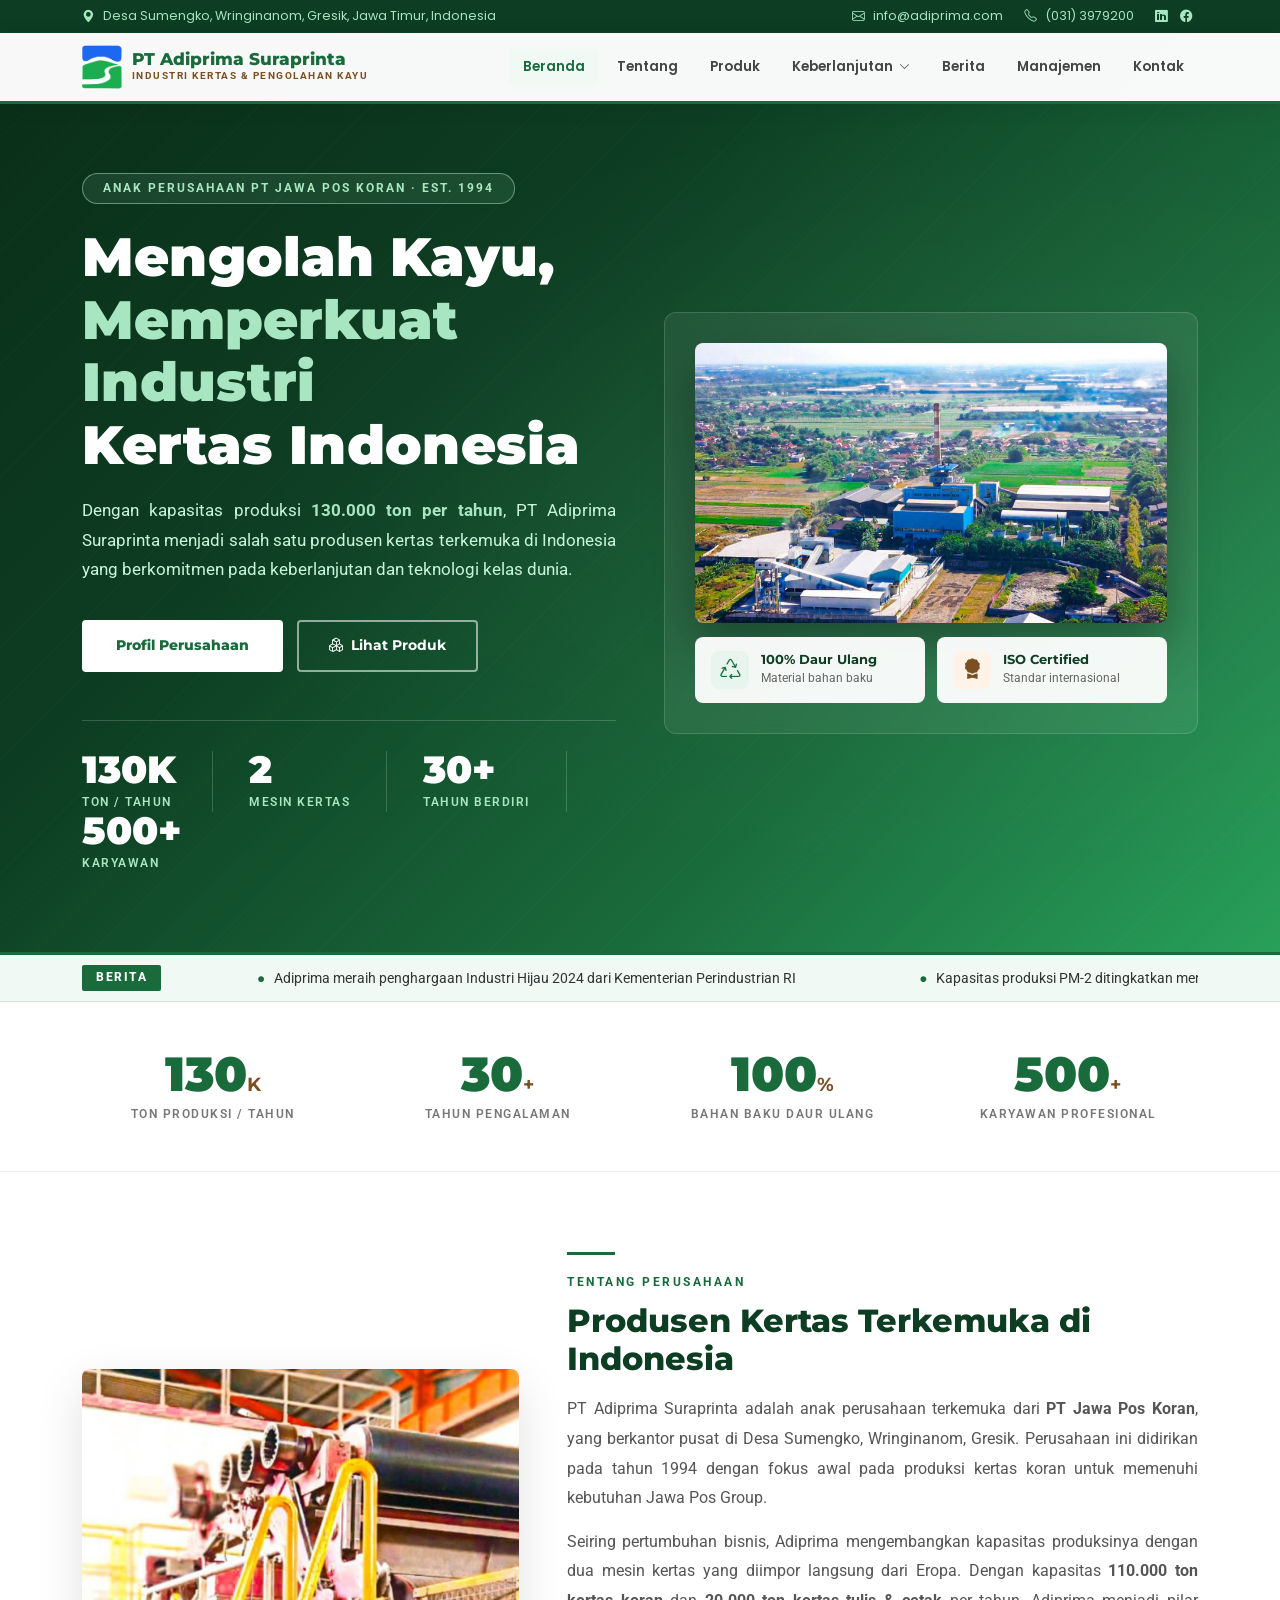
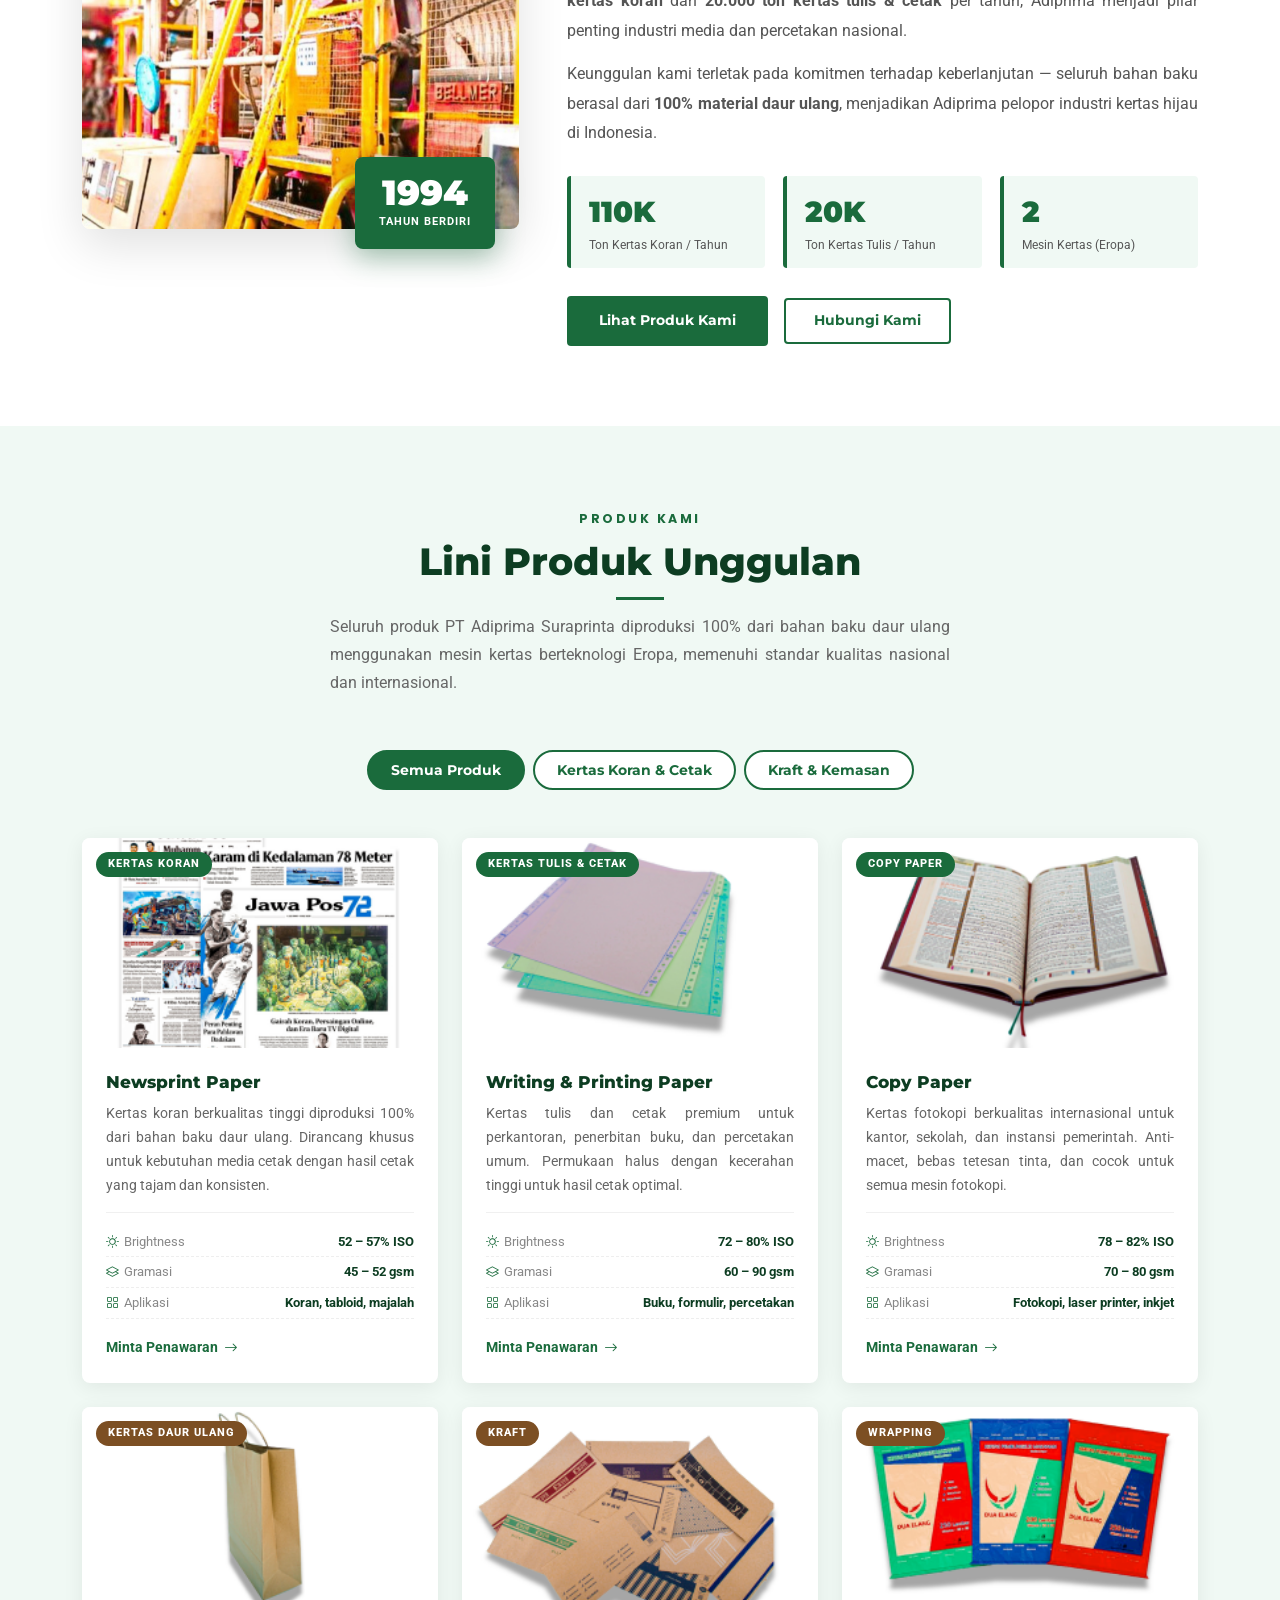
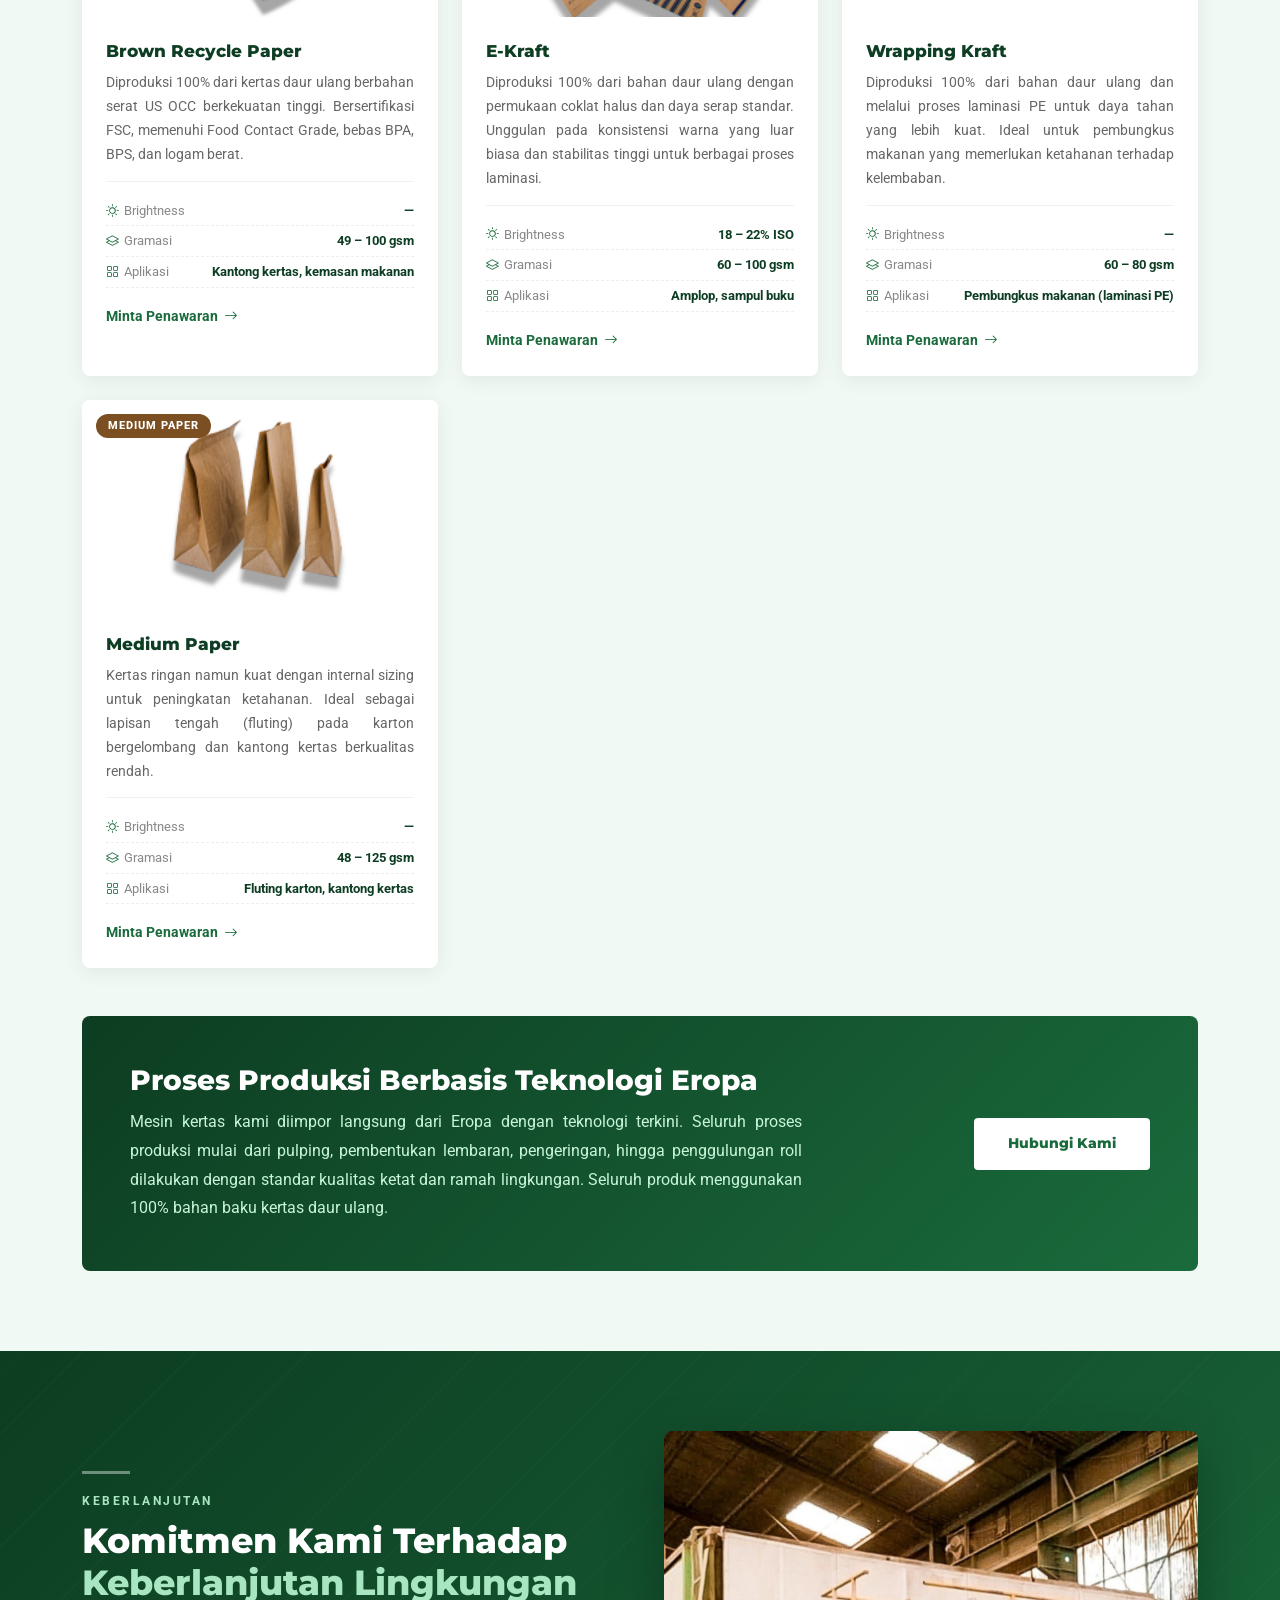
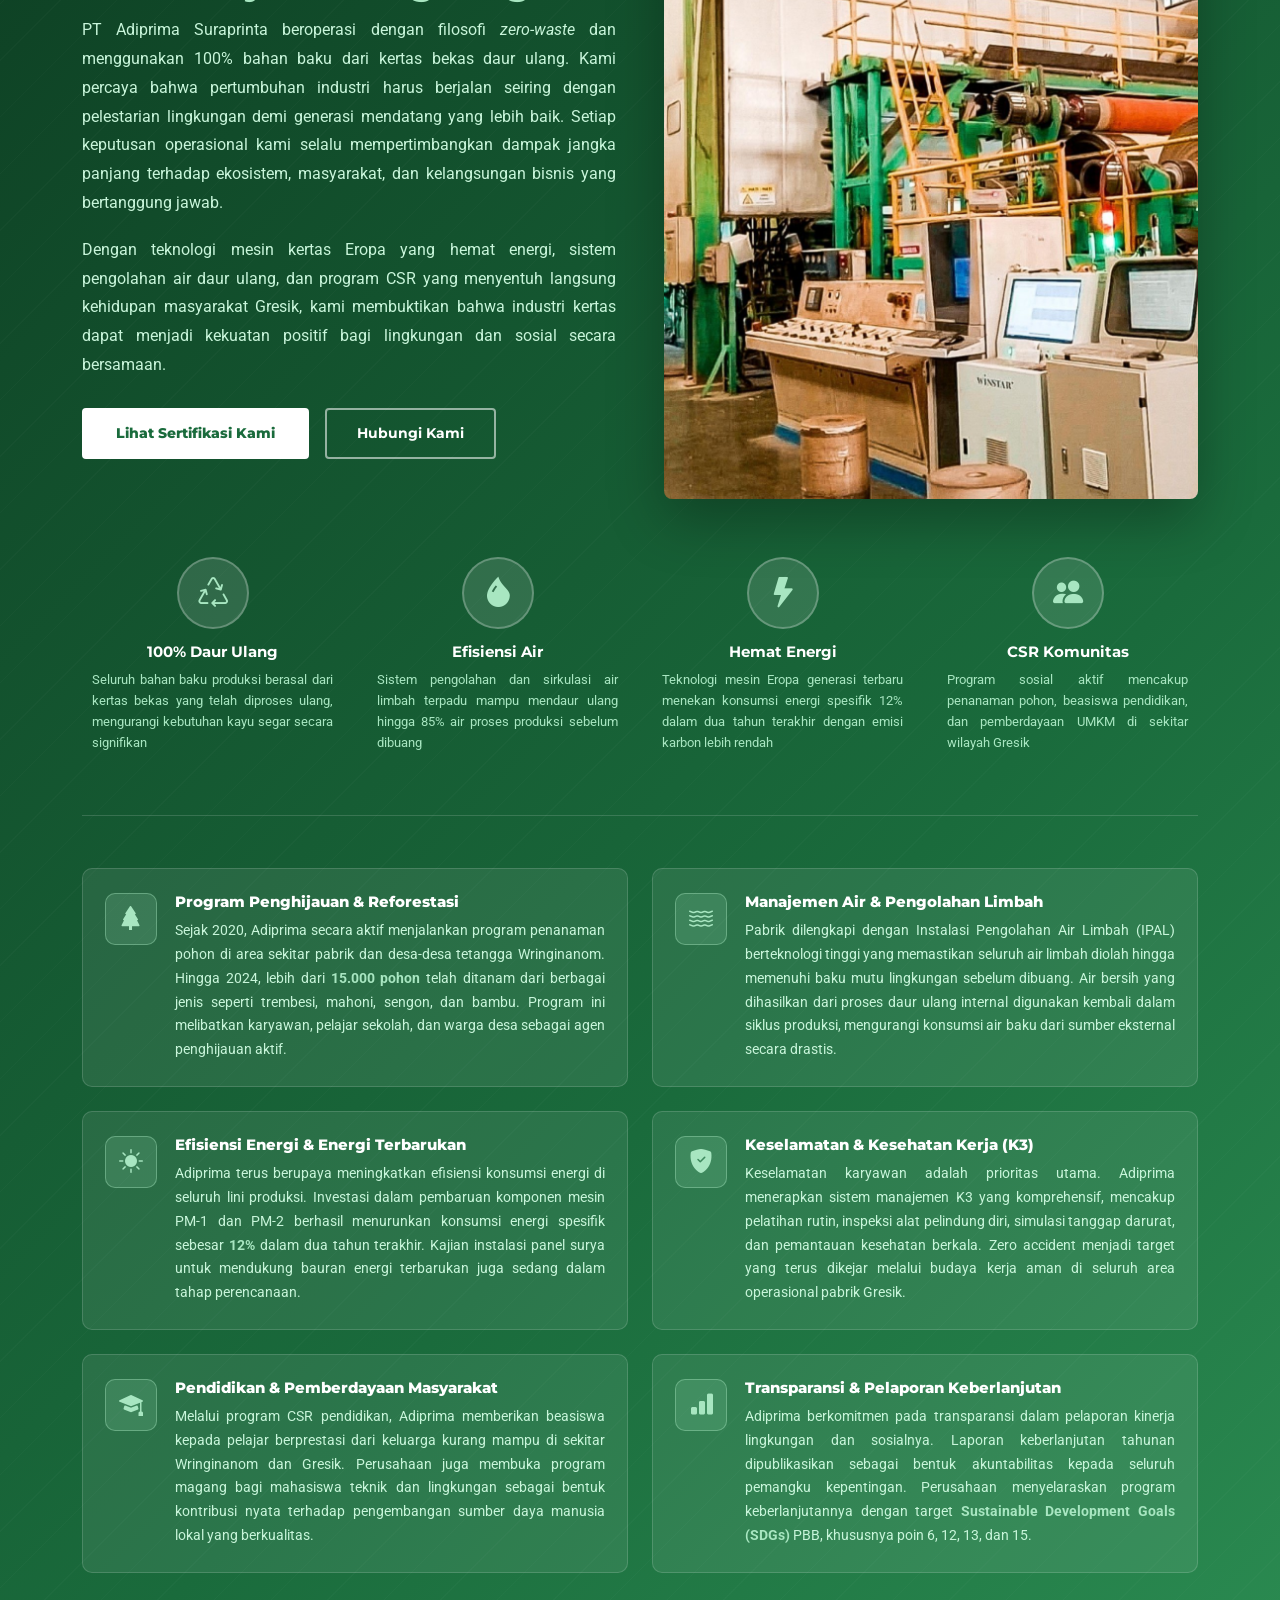
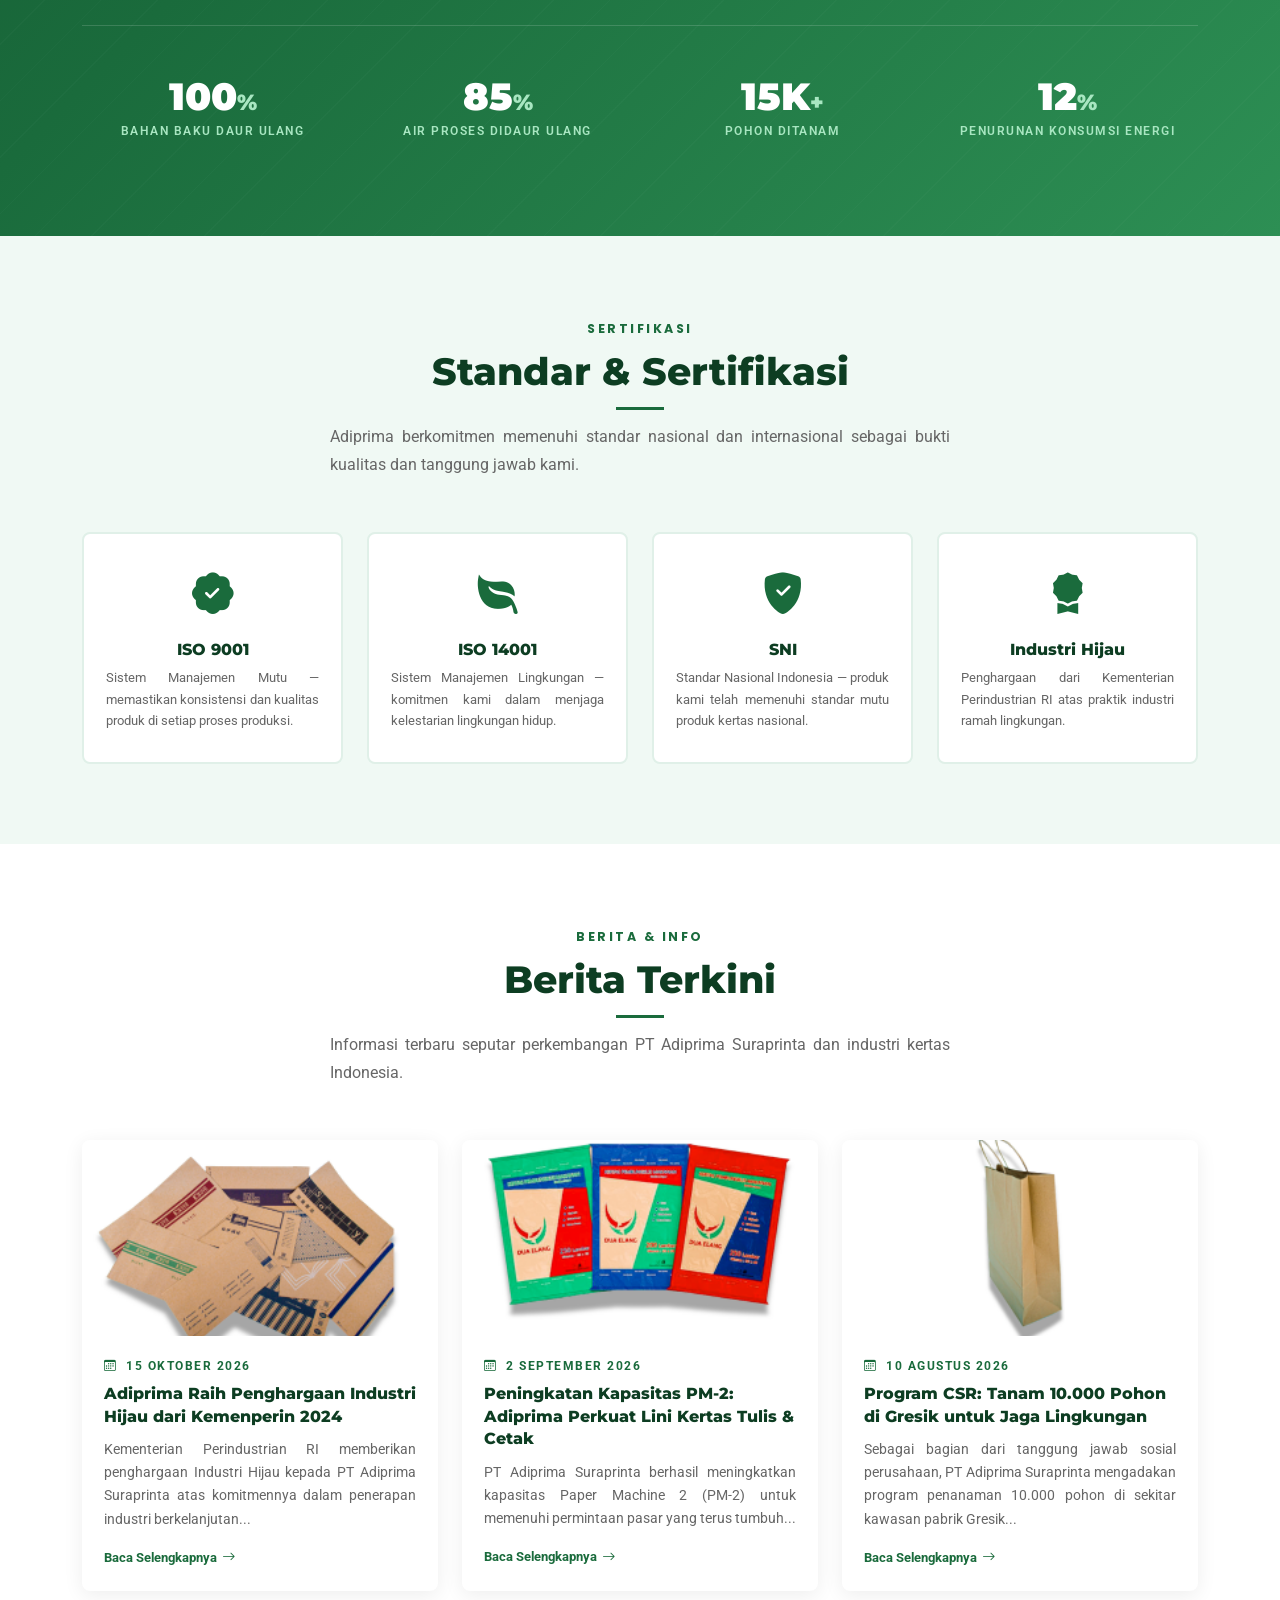
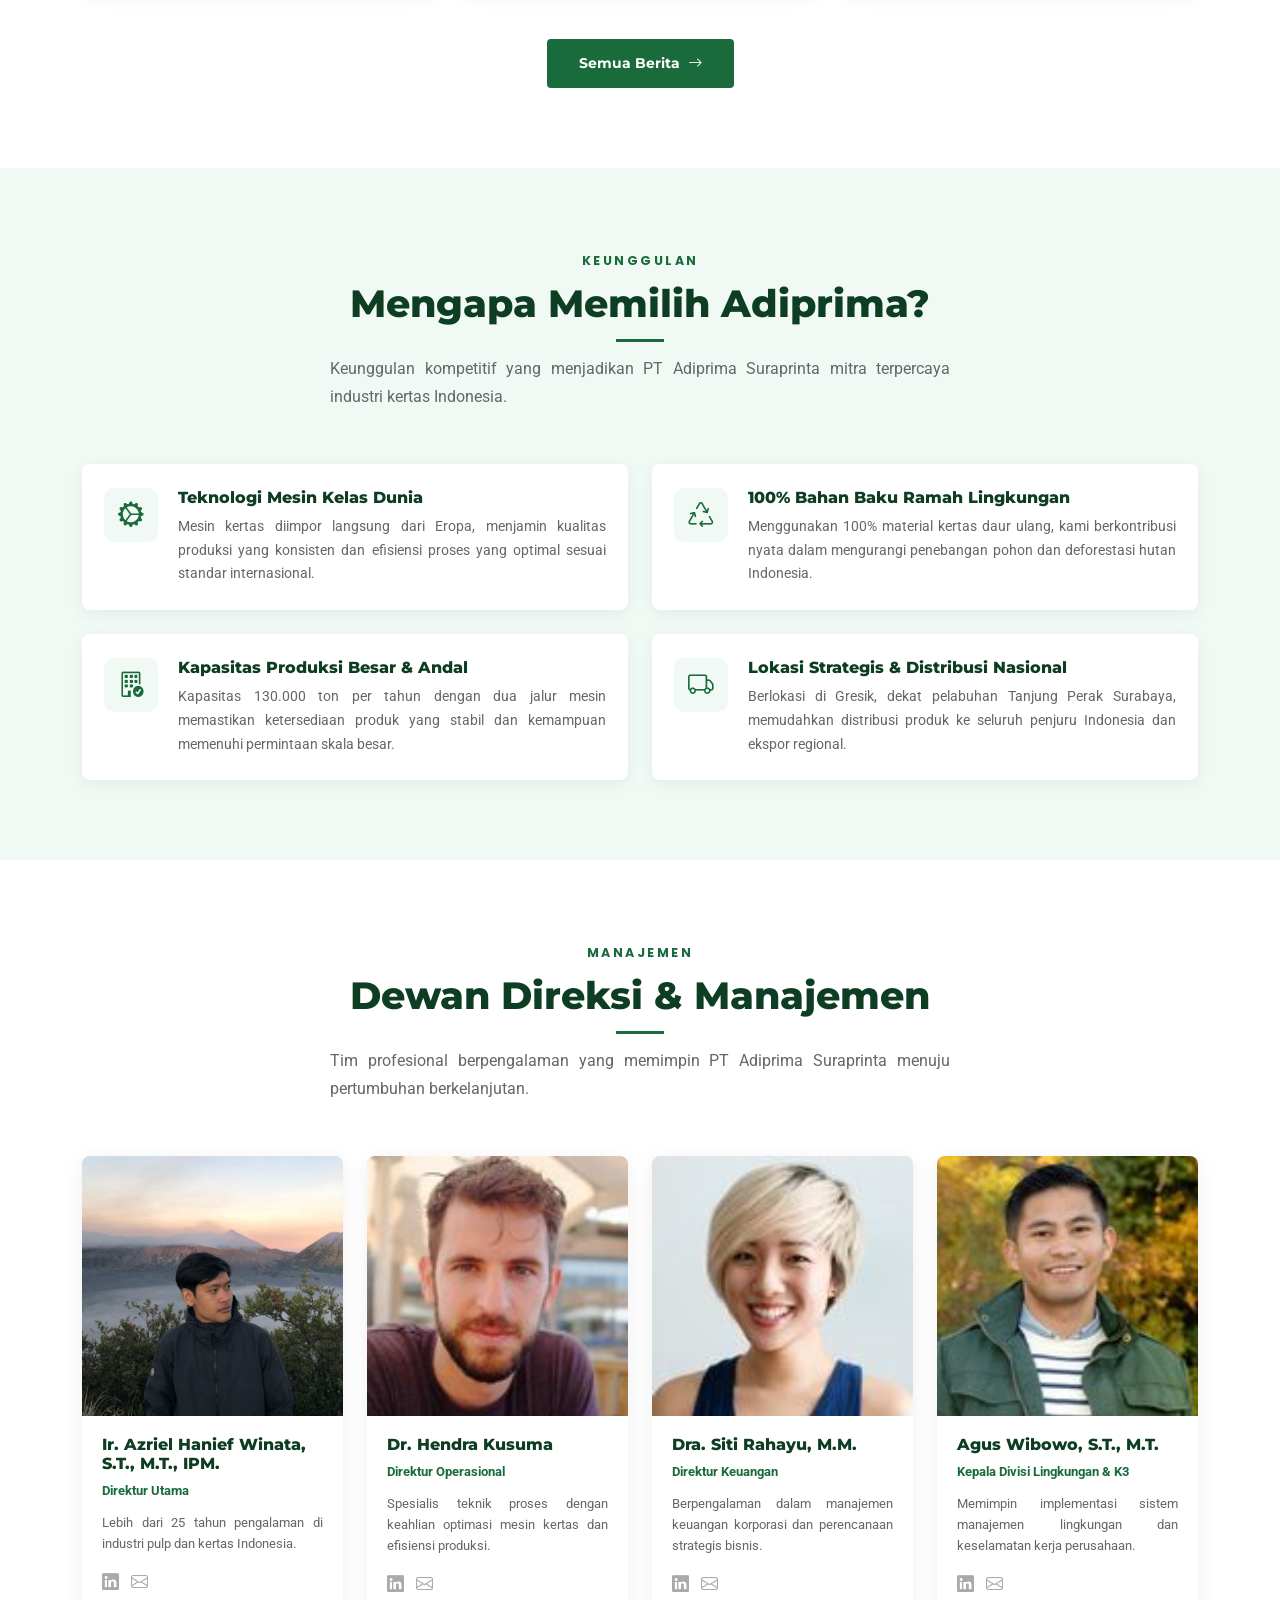
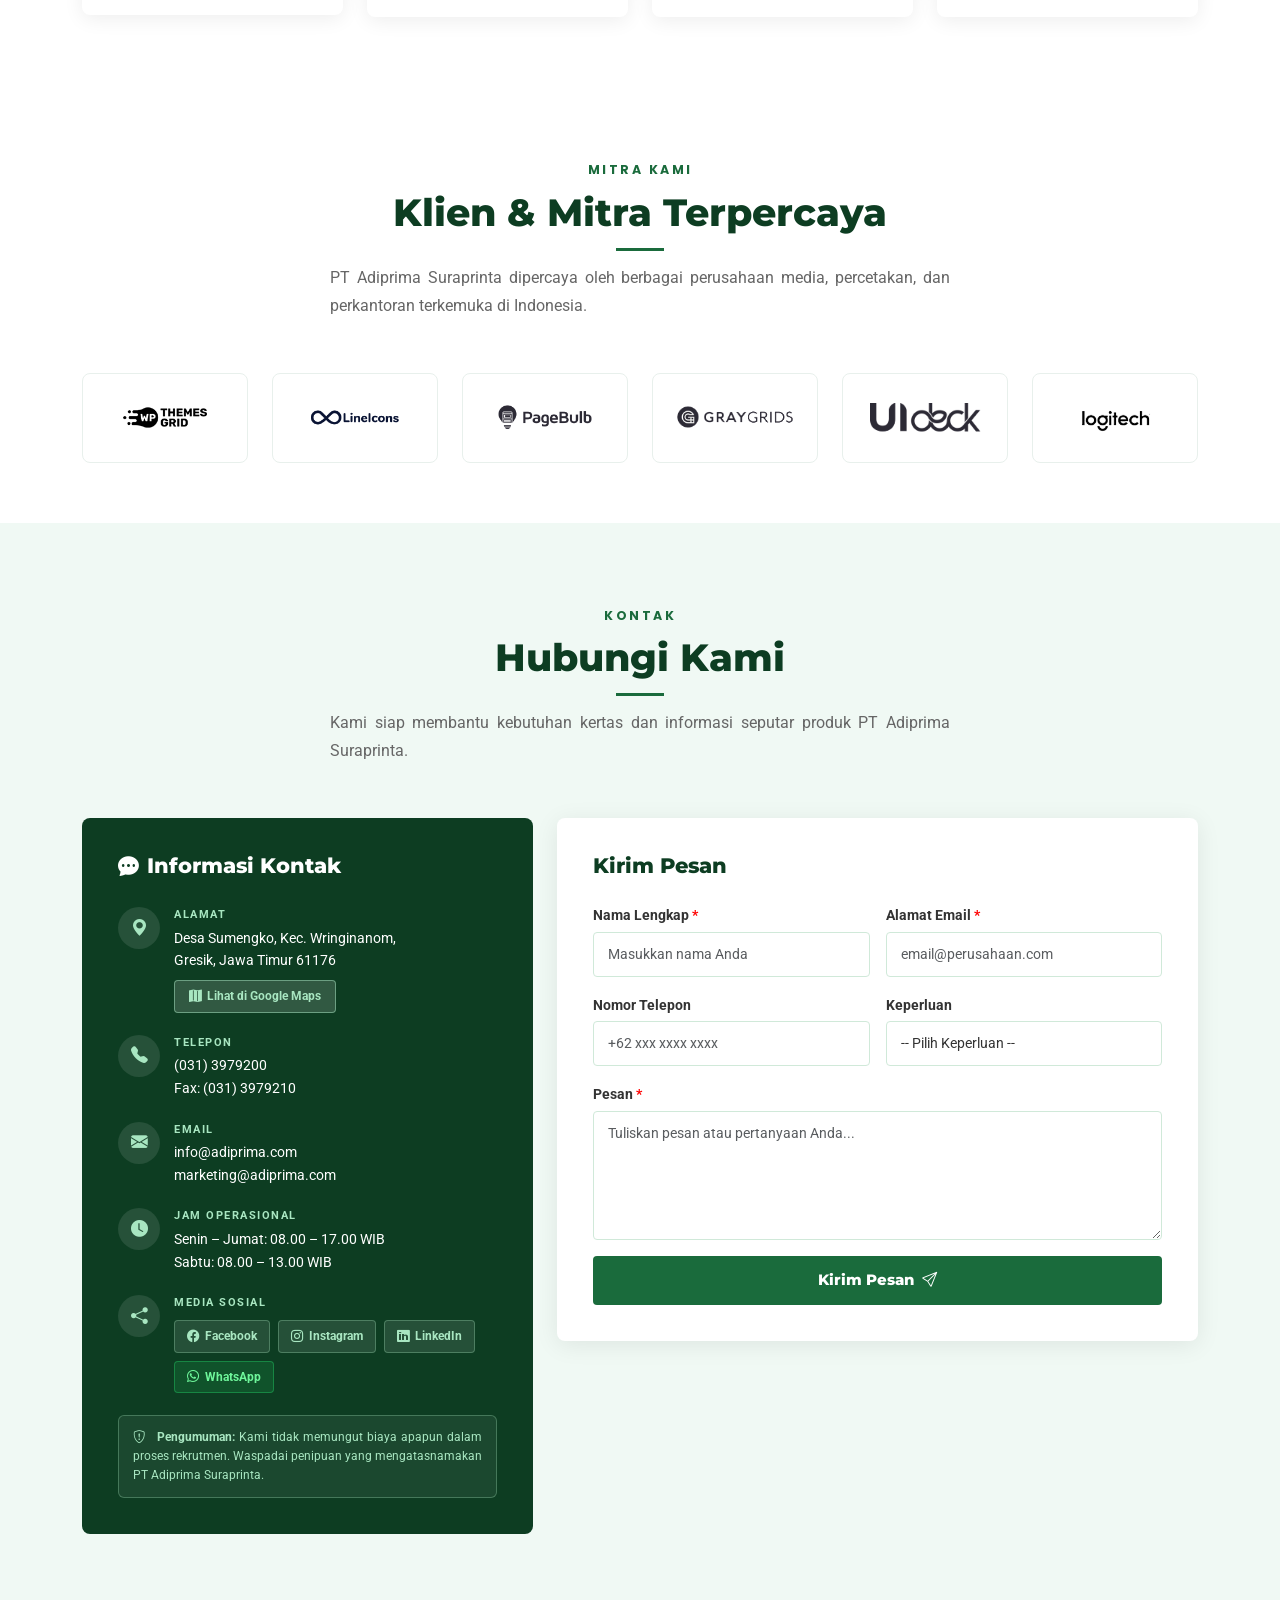
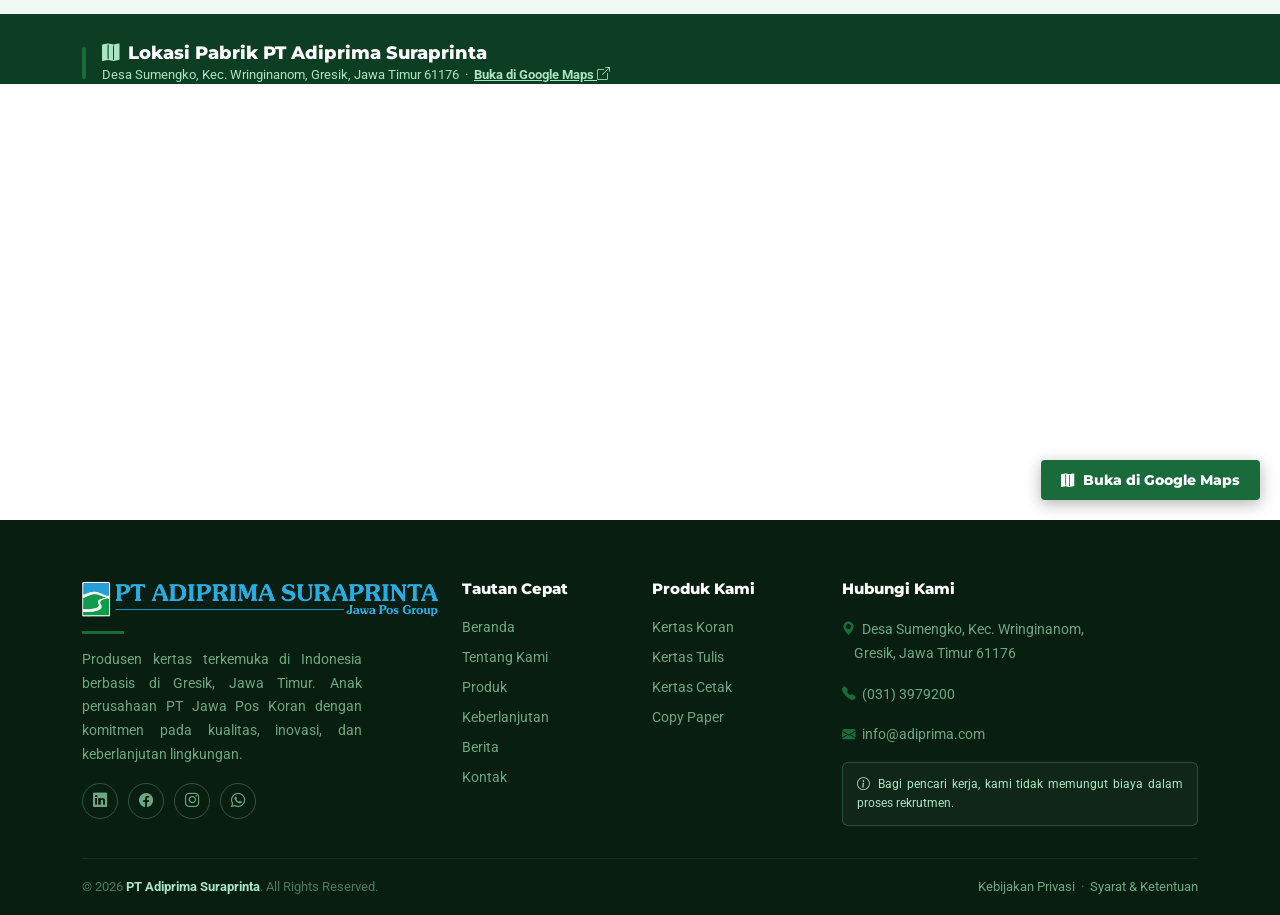
<file: Axis/index.html>
<!DOCTYPE html>
<html lang="id">

<head>
  <meta charset="utf-8">
  <meta content="width=device-width, initial-scale=1.0" name="viewport">
  <title>PT Adiprima Suraprinta - Industri Kertas & Pengolahan Kayu</title>
  <meta name="description" content="PT Adiprima Suraprinta adalah perusahaan terkemuka di industri pengolahan kayu dan kertas Indonesia, anak perusahaan PT Jawa Pos Koran yang berlokasi di Gresik, Jawa Timur.">

  <!-- Favicons -->
  <link href="assets/img/adiprima/logo/logo_adp.png" rel="icon">
  <link href="assets/img/adiprima/logo/logo_adp.png" rel="apple-touch-icon">

  <!-- Google Fonts -->
  <link href="https://fonts.googleapis.com" rel="preconnect">
  <link href="https://fonts.gstatic.com" rel="preconnect" crossorigin>
  <link href="https://fonts.googleapis.com/css2?family=Roboto:wght@300;400;500;700&family=Montserrat:wght@300;400;500;600;700;800;900&family=Poppins:wght@300;400;500;600;700&display=swap" rel="stylesheet">

  <!-- Vendor CSS -->
  <link href="assets/vendor/bootstrap/css/bootstrap.min.css" rel="stylesheet">
  <link href="assets/vendor/bootstrap-icons/bootstrap-icons.css" rel="stylesheet">
  <link href="assets/vendor/aos/aos.css" rel="stylesheet">
  <link href="assets/vendor/swiper/swiper-bundle.min.css" rel="stylesheet">

  <style>
    /* ============================================================
       PT ADIPRIMA SURAPRINTA — Brand CSS
       Warna: Hijau #1a6b3c (seperti warna korporat PT Freeport)
    ============================================================ */

    :root {
      --green:       #1a6b3c;
      --green-dark:  #0d3d22;
      --green-light: #28a05a;
      --green-pale:  #f0f9f4;
      --brown:       #7c4f23;
      --brown-light: #c8945f;
      --white:       #ffffff;
      --text:        #555555;
      --text-dark:   #222222;
    }

    * { box-sizing: border-box; }

    html { scroll-behavior: smooth; }

    body {
      font-family: 'Roboto', sans-serif;
      color: var(--text);
      margin: 0;
      padding: 0;
      overflow-x: hidden;
    }

    h1,h2,h3,h4,h5,h6 {
      font-family: 'Montserrat', sans-serif;
      color: var(--green-dark);
    }

    a { text-decoration: none; transition: .3s; }
    img { max-width: 100%; }

    /* ---- PRELOADER ---- */
    #preloader {
      position: fixed; inset: 0; z-index: 99999;
      background: var(--white); transition: opacity .6s ease-out;
      display: flex; align-items: center; justify-content: center;
    }
    #preloader::after {
      content: '';
      width: 56px; height: 56px;
      border: 5px solid #e0f0e8;
      border-top-color: var(--green);
      border-radius: 50%;
      animation: spin 0.8s linear infinite;
    }
    @keyframes spin { to { transform: rotate(360deg); } }

    /* ---- SCROLL TOP ---- */
    #scroll-top {
      position: fixed; bottom: 20px; right: 20px; z-index: 9999;
      background: var(--green); color: #fff;
      width: 42px; height: 42px; border-radius: 4px;
      display: flex; align-items: center; justify-content: center;
      font-size: 22px;
      opacity: 0; visibility: hidden; transition: .4s;
    }
    #scroll-top.active { opacity: 1; visibility: visible; }
    #scroll-top:hover { background: var(--green-dark); color: #fff; }

    /* ============================================================
       TOP BAR
    ============================================================ */
    .topbar {
      background: var(--green-dark);
      color: #a8e6c1;
      font-size: 12.5px;
      padding: 7px 0;
      font-family: 'Poppins', sans-serif;
    }
    .topbar a { color: #a8e6c1; margin-left: 18px; }
    .topbar a:hover { color: #fff; }
    .topbar .bi { margin-right: 5px; }

    /* ============================================================
       HEADER / NAVBAR
    ============================================================ */
    #header {
      position: fixed;
      width: 100%;
      background: rgba(255,255,255,0.97);
      backdrop-filter: blur(10px);
      border-bottom: 3px solid var(--green);
      box-shadow: 0 2px 20px rgba(0,0,0,0.08);
      z-index: 997;
      padding: 12px 0;
      transition: all .4s;
    }
    #header .logo-wrap { display: flex; align-items: center; gap: 10px; }
    #header .logo-icon {
      width: 40px; height: 40px;
      background: var(--green);
      border-radius: 8px;
      display: flex; align-items: center; justify-content: center;
      color: #fff; font-weight: 900; font-size: 1.2rem;
      font-family: 'Montserrat', sans-serif;
      flex-shrink: 0;
    }
    #header .brand-name {
      font-family: 'Montserrat', sans-serif;
      font-size: 1.05rem; font-weight: 800;
      color: var(--green); line-height: 1.1;
    }
    #header .brand-sub {
      font-size: 0.62rem; color: var(--brown);
      font-weight: 700; letter-spacing: 1.5px;
      text-transform: uppercase;
    }

    /* Desktop nav */
    .navmenu { font-family: 'Poppins', sans-serif; }
    .navmenu ul { list-style: none; margin: 0; padding: 0; display: flex; align-items: center; gap: 4px; }
    .navmenu ul li { position: relative; }
    .navmenu ul li a {
      display: block; padding: 8px 14px;
      font-size: 13.5px; font-weight: 600; color: #444;
      border-radius: 4px; transition: .2s;
    }
    .navmenu ul li a:hover,
    .navmenu ul li a.active { color: var(--green); background: var(--green-pale); }
    .navmenu ul li a i { font-size: 11px; margin-left: 3px; }

    /* Dropdown */
    .navmenu .dropdown ul {
      display: none; position: absolute;
      top: 100%; left: 0; min-width: 200px;
      background: #fff; border-radius: 6px;
      box-shadow: 0 8px 32px rgba(0,0,0,0.12);
      padding: 8px 0; z-index: 999;
    }
    .navmenu .dropdown ul li a { font-size: 13px; padding: 9px 20px; }
    .navmenu .dropdown:hover > ul { display: block; }

    /* Mobile toggle */
    .mobile-nav-toggle {
      display: none; font-size: 26px;
      color: var(--green); cursor: pointer;
      background: none; border: none;
    }
    @media (max-width: 1100px) {
      .navmenu { display: none; }
      .mobile-nav-toggle { display: block; }
    }

    /* ============================================================
       HERO SECTION
    ============================================================ */
    #hero {
      background: linear-gradient(135deg, #0a2e18 0%, var(--green-dark) 35%, var(--green) 70%, #28a05a 100%);
      min-height: 100vh;
      display: flex; align-items: center;
      position: relative; overflow: hidden;
      padding: 0;
    }
    #hero::before {
      content: '';
      position: absolute; inset: 0;
      background:
        radial-gradient(ellipse at 80% 50%, rgba(255,255,255,0.04) 0%, transparent 60%),
        repeating-linear-gradient(
          -45deg,
          rgba(255,255,255,0.015) 0px, rgba(255,255,255,0.015) 1px,
          transparent 1px, transparent 40px
        );
    }
    #hero .hero-inner {
      position: relative; z-index: 2;
      width: 100%; padding: 140px 0 80px;
    }
    .hero-badge {
      display: inline-block;
      border: 1.5px solid rgba(168,230,193,0.5);
      background: rgba(168,230,193,0.1);
      color: #a8e6c1;
      border-radius: 40px;
      padding: 6px 20px;
      font-size: 11.5px; font-weight: 700;
      letter-spacing: 2px; text-transform: uppercase;
      margin-bottom: 22px;
    }
    #hero h1 {
      font-family: 'Montserrat', sans-serif;
      font-size: clamp(2.1rem, 4.5vw, 3.4rem);
      font-weight: 900; color: #fff;
      line-height: 1.15; margin-bottom: 20px;
    }
    #hero h1 em { font-style: normal; color: #a8e6c1; }
    #hero .hero-desc {
      color: #c8f5da; font-size: 1.05rem;
      line-height: 1.75; max-width: 540px; margin-bottom: 36px;
    }
    .hero-btns { display: flex; gap: 14px; flex-wrap: wrap; margin-bottom: 48px; }
    .btn-hero-solid {
      background: #fff; color: var(--green);
      padding: 13px 32px; border-radius: 4px;
      font-family: 'Montserrat', sans-serif;
      font-weight: 800; font-size: 0.9rem;
      transition: .3s; border: 2px solid #fff;
      display: inline-block;
    }
    .btn-hero-solid:hover { background: transparent; color: #fff; }
    .btn-hero-outline {
      background: transparent; color: #fff;
      padding: 13px 30px; border-radius: 4px;
      border: 2px solid rgba(255,255,255,0.55);
      font-family: 'Montserrat', sans-serif;
      font-weight: 700; font-size: 0.9rem;
      transition: .3s; display: inline-block;
    }
    .btn-hero-outline:hover { border-color: #fff; background: rgba(255,255,255,0.1); color: #fff; }

    /* Hero stats bar */
    .hero-stats {
      display: flex; gap: 0;
      border-top: 1px solid rgba(255,255,255,0.18);
      padding-top: 30px; flex-wrap: wrap;
    }
    .hero-stat {
      padding: 0 36px 0 0; margin-right: 36px;
      border-right: 1px solid rgba(255,255,255,0.18);
    }
    .hero-stat:last-child { border-right: none; }
    .hero-stat .num {
      font-family: 'Montserrat', sans-serif;
      font-size: 2.4rem; font-weight: 900;
      color: #fff; line-height: 1;
    }
    .hero-stat .lbl {
      font-size: 0.72rem; color: #a8e6c1;
      text-transform: uppercase; letter-spacing: 1.5px;
      margin-top: 5px; font-weight: 600;
    }

    /* Hero right panel */
    .hero-panel {
      background: rgba(255,255,255,0.07);
      border: 1px solid rgba(255,255,255,0.15);
      border-radius: 12px; padding: 30px;
      backdrop-filter: blur(6px);
    }
    .hero-panel-img {
      border-radius: 8px; overflow: hidden;
      box-shadow: 0 20px 50px rgba(0,0,0,0.35);
    }
    .hero-panel-img img { width: 100%; height: 280px; object-fit: cover; object-position: center 30%; display: block; }
    .hero-info-cards { display: flex; gap: 12px; margin-top: 14px; }
    .hero-info-card {
      flex: 1; background: rgba(255,255,255,0.95);
      border-radius: 8px; padding: 14px 16px;
      display: flex; align-items: center; gap: 12px;
    }
    .hero-info-card .hic-icon {
      width: 38px; height: 38px;
      border-radius: 8px; display: flex;
      align-items: center; justify-content: center;
      font-size: 1.3rem; flex-shrink: 0;
    }
    .hero-info-card h5 { font-size: 0.82rem; font-weight: 700; color: var(--green-dark); margin: 0 0 2px; }
    .hero-info-card p { font-size: 0.72rem; color: #666; margin: 0; }

    /* ============================================================
       NEWS TICKER
    ============================================================ */
    .news-ticker {
      background: var(--green-pale);
      border-top: 3px solid var(--green);
      border-bottom: 1px solid #d0e9d9;
      padding: 10px 0; overflow: hidden;
    }
    .ticker-inner-wrap { display: flex; align-items: center; gap: 16px; }
    .ticker-tag {
      background: var(--green); color: #fff;
      padding: 4px 14px; border-radius: 2px;
      font-size: 0.72rem; font-weight: 800;
      letter-spacing: 1.5px; text-transform: uppercase;
      white-space: nowrap; flex-shrink: 0;
    }
    .ticker-track { overflow: hidden; flex: 1; }
    .ticker-text {
      display: inline-block;
      white-space: nowrap;
      animation: ticker-scroll 28s linear infinite;
      font-size: 0.85rem; color: #333;
    }
    .ticker-text span { margin: 0 40px; }
    .ticker-text .dot { color: var(--green); font-weight: 900; margin-right: 6px; }
    @keyframes ticker-scroll {
      0% { transform: translateX(0); }
      100% { transform: translateX(-50%); }
    }

    /* ============================================================
       KEY NUMBERS BAR
    ============================================================ */
    .keynums {
      background: #fff;
      border-bottom: 1px solid #eee;
      padding: 48px 0;
    }
    .kn-item {
      text-align: center;
      padding: 0 20px;
      border-right: 1px solid #e0e0e0;
    }
    .kn-item:last-child { border-right: none; }
    .kn-num {
      font-family: 'Montserrat', sans-serif;
      font-size: 3rem; font-weight: 900;
      color: var(--green); line-height: 1;
    }
    .kn-unit { font-size: 1.2rem; font-weight: 700; color: var(--brown); }
    .kn-lbl {
      font-size: 0.72rem; color: #777;
      text-transform: uppercase; letter-spacing: 1.5px;
      margin-top: 8px; font-weight: 600;
    }

    /* ============================================================
       SECTION COMMON
    ============================================================ */
    .section { padding: 80px 0; }
    .section-bg { background: var(--green-pale); }

    .sec-head { text-align: center; margin-bottom: 52px; }
    .sec-head .sub {
      display: inline-block;
      color: var(--green); font-family: 'Poppins', sans-serif;
      font-size: 0.78rem; font-weight: 700;
      text-transform: uppercase; letter-spacing: 2.5px;
      margin-bottom: 10px;
    }
    .sec-head h2 {
      font-size: clamp(1.8rem, 3vw, 2.6rem);
      font-weight: 800; color: var(--green-dark);
      margin-bottom: 14px;
    }
    .sec-head h2::after {
      content: ''; display: block; width: 48px; height: 3px;
      background: var(--green); margin: 12px auto 0;
    }
    .sec-head p {
      font-size: 0.97rem; color: #666; max-width: 620px;
      margin: 0 auto; line-height: 1.8;
    }

    .green-bar { width: 48px; height: 3px; background: var(--green); margin-bottom: 18px; }

    .btn-green {
      background: var(--green); color: #fff;
      padding: 12px 30px; border-radius: 4px;
      font-family: 'Montserrat', sans-serif;
      font-weight: 700; font-size: 0.9rem;
      display: inline-block; transition: .3s; border: 2px solid var(--green);
    }
    .btn-green:hover { background: var(--green-dark); border-color: var(--green-dark); color: #fff; }
    .btn-green-outline {
      background: transparent; color: var(--green);
      padding: 10px 28px; border-radius: 4px;
      border: 2px solid var(--green);
      font-family: 'Montserrat', sans-serif;
      font-weight: 700; font-size: 0.9rem;
      display: inline-block; transition: .3s; margin-left: 12px;
    }
    .btn-green-outline:hover { background: var(--green); color: #fff; }

    /* ============================================================
       ABOUT SECTION
    ============================================================ */
    #about .about-img-wrap { position: relative; }
    #about .about-img-wrap img {
      width: 100%; border-radius: 8px;
      box-shadow: 0 16px 48px rgba(0,0,0,0.12);
      height: 460px; object-fit: cover;
    }
    .about-badge {
      position: absolute; bottom: -20px; right: 24px;
      background: var(--green); color: #fff;
      border-radius: 8px; padding: 18px 24px;
      text-align: center;
      box-shadow: 0 8px 28px rgba(26,107,60,0.4);
    }
    .about-badge .num {
      font-family: 'Montserrat', sans-serif;
      font-size: 2.2rem; font-weight: 900; line-height: 1;
    }
    .about-badge .lbl {
      font-size: 0.7rem; font-weight: 700;
      text-transform: uppercase; letter-spacing: 1px; margin-top: 4px;
    }
    #about .about-text h2 {
      font-size: clamp(1.6rem, 2.5vw, 2.1rem);
      font-weight: 800; color: var(--green-dark); margin-bottom: 16px;
    }
    #about .about-text p { line-height: 1.85; margin-bottom: 14px; color: #555; text-align: justify; }
    
    /* ============================================================
       GLOBAL TEXT JUSTIFY — semua teks penjelasan/paragraf
    ============================================================ */
    .sec-head p,
    .hero-desc,
    #about .about-text p,
    .prod-card-body p,
    #sustainability .sus-desc,
    .sus-item p,
    .cert-card p,
    .news-card p,
    .why-card p,
    .team-card p,
    .ci-item p,
    .ft-desc,
    .anti-fraud,
    .about-stat .lbl,
    .prod-card-body ul li,
    .form-box p {
      text-align: justify;
    }
    .about-stats { display: flex; gap: 18px; margin: 28px 0; flex-wrap: wrap; }
    .about-stat {
      flex: 1; min-width: 130px;
      background: var(--green-pale);
      border-left: 4px solid var(--green);
      padding: 14px 18px; border-radius: 4px;
    }
    .about-stat .num {
      font-family: 'Montserrat', sans-serif;
      font-size: 1.8rem; font-weight: 900; color: var(--green);
    }
    .about-stat .lbl { font-size: 0.76rem; color: #555; margin-top: 3px; }

    /* ============================================================
       PRODUCTS SECTION
    ============================================================ */
    .prod-card {
      background: #fff; border-radius: 8px;
      overflow: hidden; height: 100%;
      box-shadow: 0 4px 20px rgba(0,0,0,0.07);
      transition: .3s;
    }
    .prod-card:hover {
      transform: translateY(-7px);
      box-shadow: 0 16px 40px rgba(26,107,60,0.15);
    }
    .prod-card-img {
      height: 210px; position: relative; overflow: hidden;
    }
    .prod-card-img img {
      width: 100%; height: 100%; object-fit: cover;
      transition: transform .4s;
    }
    .prod-card:hover .prod-card-img img { transform: scale(1.06); }
    .prod-card-cat {
      position: absolute; top: 14px; left: 14px;
      background: var(--green); color: #fff;
      font-size: 0.7rem; font-weight: 800;
      padding: 4px 12px; border-radius: 30px;
      text-transform: uppercase; letter-spacing: 1px;
    }
    .prod-card-body { padding: 24px; }
    .prod-card-body h3 {
      font-size: 1.05rem; font-weight: 800;
      color: var(--green-dark); margin-bottom: 10px;
    }
    .prod-card-body p { font-size: 0.88rem; color: #666; line-height: 1.7; margin-bottom: 14px; }
    .prod-card-body ul {
      padding-left: 16px; color: #555;
      font-size: 0.83rem; margin-bottom: 16px; line-height: 1.8;
    }
    .prod-link {
      color: var(--green); font-weight: 700;
      font-size: 0.85rem; display: inline-flex;
      align-items: center; gap: 6px;
    }
    .prod-link:hover { color: var(--green-dark); }

    /* ============================================================
       SUSTAINABILITY SECTION
    ============================================================ */
    #sustainability {
      background: linear-gradient(135deg, var(--green-dark) 0%, var(--green) 60%, #2d8f54 100%);
      padding: 80px 0;
      position: relative; overflow: hidden;
    }
    #sustainability::before {
      content:''; position:absolute; inset:0;
      background: repeating-linear-gradient(
        -45deg, rgba(255,255,255,0.02) 0px, rgba(255,255,255,0.02) 1px,
        transparent 1px, transparent 40px
      );
    }
    #sustainability .sus-title {
      color: #fff;
      font-size: clamp(1.6rem, 3vw, 2.2rem);
      font-weight: 800; margin-bottom: 12px;
    }
    #sustainability .sus-title em { font-style: normal; color: #a8e6c1; }
    #sustainability .sus-desc { color: #c8f5da; line-height: 1.8; margin-bottom: 28px; }
    .sus-item { text-align: center; padding: 10px; }
    .sus-icon {
      width: 72px; height: 72px;
      background: rgba(255,255,255,0.12);
      border: 2px solid rgba(255,255,255,0.25);
      border-radius: 50%; display: flex;
      align-items: center; justify-content: center;
      font-size: 1.9rem; margin: 0 auto 14px;
      color: #a8e6c1;
      transition: .3s;
    }
    .sus-item:hover .sus-icon {
      background: rgba(255,255,255,0.22);
      transform: translateY(-4px);
    }
    .sus-item h4 { color: #fff; font-weight: 700; font-size: 0.95rem; margin-bottom: 8px; }
    .sus-item p { color: #a8e6c1; font-size: 0.82rem; margin: 0; line-height: 1.6; }

    /* ============================================================
       CERTIFICATIONS
    ============================================================ */
    .cert-card {
      background: #fff; border: 2px solid #e0f0e8;
      border-radius: 8px; padding: 30px 22px;
      text-align: center; transition: .3s; height: 100%;
    }
    .cert-card:hover {
      border-color: var(--green);
      box-shadow: 0 8px 28px rgba(26,107,60,0.13);
      transform: translateY(-4px);
    }
    .cert-card .cert-icon { font-size: 2.6rem; color: var(--green); margin-bottom: 14px; }
    .cert-card h4 { font-size: 1rem; font-weight: 800; color: var(--green-dark); margin-bottom: 8px; }
    .cert-card p { font-size: 0.84rem; color: #666; margin: 0; line-height: 1.6; }

    /* ============================================================
       NEWS SECTION
    ============================================================ */
    .news-card {
      background: #fff; border-radius: 8px;
      overflow: hidden;
      box-shadow: 0 4px 20px rgba(0,0,0,0.07);
      transition: .3s; height: 100%;
      position: relative;
    }
    .news-card:hover {
      transform: translateY(-6px);
      box-shadow: 0 16px 40px rgba(0,0,0,0.12);
    }
    /* Link overlay — seluruh card bisa diklik */
    .news-card .card-link-overlay {
      position: absolute;
      inset: 0;
      z-index: 1;
      border-radius: 8px;
    }
    /* Pastikan tombol "Baca Selengkapnya" di atas overlay */
    .news-card .news-more {
      position: relative;
      z-index: 2;
    }
    .news-card:hover h4 { color: var(--green); }
    .news-card .news-img { height: 196px; overflow: hidden; }
    .news-card .news-img img { width: 100%; height: 100%; object-fit: cover; transition: transform .4s; }
    .news-card:hover .news-img img { transform: scale(1.05); }
    .news-card .news-body { padding: 22px; }
    .news-date {
      font-size: 0.72rem; color: var(--green);
      font-weight: 700; text-transform: uppercase;
      letter-spacing: 1.5px; margin-bottom: 8px; display: block;
    }
    .news-card h4 {
      font-size: 0.98rem; font-weight: 800;
      color: var(--green-dark); margin-bottom: 10px; line-height: 1.45;
    }
    .news-card p { font-size: 0.85rem; color: #666; line-height: 1.7; margin-bottom: 14px; }
    .news-more {
      color: var(--green); font-weight: 700;
      font-size: 0.83rem; display: inline-flex;
      align-items: center; gap: 5px;
    }
    .news-more:hover { color: var(--green-dark); }

    /* News card seluruh area bisa diklik */
    #news a[href] > .news-card {
      transition: transform .3s, box-shadow .3s;
    }
    #news a[href]:hover > .news-card {
      transform: translateY(-6px);
      box-shadow: 0 16px 40px rgba(26,107,60,0.15);
    }
    #news a[href]:hover .news-more {
      color: var(--green-dark);
      gap: 8px;
    }
    #news a[href]:hover h4 { color: var(--green); }
    #news a[href] h4 { transition: color .3s; }

    /* ============================================================
       WHY US
    ============================================================ */
    .why-card {
      display: flex; gap: 20px; align-items: flex-start;
      background: #fff; border-radius: 8px; padding: 24px 22px;
      box-shadow: 0 4px 16px rgba(0,0,0,0.06);
      height: 100%; transition: .3s;
    }
    .why-card:hover { transform: translateY(-4px); box-shadow: 0 12px 32px rgba(26,107,60,0.1); }
    .why-icon {
      width: 54px; height: 54px; flex-shrink: 0;
      background: var(--green-pale);
      border-radius: 10px; display: flex;
      align-items: center; justify-content: center;
      font-size: 1.6rem; color: var(--green);
      transition: .3s;
    }
    .why-card:hover .why-icon { background: var(--green); color: #fff; }
    .why-card h4 { font-size: 1rem; font-weight: 800; color: var(--green-dark); margin-bottom: 8px; }
    .why-card p { font-size: 0.87rem; color: #666; margin: 0; line-height: 1.7; }

    /* ============================================================
       TEAM SECTION
    ============================================================ */
    .team-card {
      background: #fff; border-radius: 8px;
      overflow: hidden;
      box-shadow: 0 4px 20px rgba(0,0,0,0.07);
      transition: .3s;
    }
    .team-card:hover { transform: translateY(-6px); box-shadow: 0 14px 38px rgba(26,107,60,0.14); }
    .team-card img { width: 100%; height: 260px; object-fit: cover; object-position: top; }
    .team-card .tc-body { padding: 20px; }
    .team-card h4 { font-size: 0.98rem; font-weight: 800; color: var(--green-dark); margin-bottom: 4px; }
    .team-card .tc-role { color: var(--green); font-size: 0.82rem; font-weight: 700; }
    .team-card p { font-size: 0.82rem; color: #666; margin-top: 10px; line-height: 1.6; }
    .tc-social a { color: #aaa; margin-right: 8px; font-size: 1.05rem; }
    .tc-social a:hover { color: var(--green); }

    /* ============================================================
       CONTACT SECTION
    ============================================================ */
    .contact-info-box {
      background: var(--green-dark); color: #fff;
      border-radius: 8px; padding: 36px; height: 100%;
    }
    .contact-info-box h3 { color: #fff; font-weight: 800; margin-bottom: 28px; font-size: 1.3rem; }
    .ci-item { display: flex; gap: 14px; align-items: flex-start; margin-bottom: 22px; }
    .ci-item .ci-icon {
      width: 42px; height: 42px; flex-shrink: 0;
      background: rgba(255,255,255,0.1);
      border-radius: 50%; display: flex;
      align-items: center; justify-content: center;
      font-size: 1.05rem; color: #a8e6c1;
    }
    .ci-item .ci-lbl {
      font-size: 0.7rem; font-weight: 700;
      text-transform: uppercase; letter-spacing: 1.5px;
      color: #a8e6c1; display: block; margin-bottom: 3px;
    }
    .ci-item p { margin: 0; color: #fff; font-size: 0.88rem; line-height: 1.6; }
    .anti-fraud {
      background: rgba(255,255,255,0.06);
      border: 1px solid rgba(168,230,193,0.3);
      border-radius: 6px; padding: 12px 14px;
      font-size: 0.78rem; color: #a8e6c1; margin-top: 22px;
    }
    .form-box {
      background: #fff; border-radius: 8px; padding: 36px;
      box-shadow: 0 4px 24px rgba(0,0,0,0.08);
    }
    .form-box h3 { font-weight: 800; color: var(--green-dark); margin-bottom: 24px; font-size: 1.3rem; }
    .form-box .form-label { font-weight: 700; font-size: 0.85rem; color: #333; margin-bottom: 6px; }
    .form-box .form-control,
    .form-box .form-select {
      border: 1.5px solid #d0e9d9; border-radius: 4px;
      padding: 11px 14px; font-size: 0.88rem; color: #333;
      transition: border-color .25s;
    }
    .form-box .form-control:focus,
    .form-box .form-select:focus {
      border-color: var(--green);
      box-shadow: 0 0 0 3px rgba(26,107,60,0.12);
      outline: none;
    }
    .btn-submit {
      width: 100%; background: var(--green);
      color: #fff; border: none; border-radius: 4px;
      padding: 13px; font-family: 'Montserrat', sans-serif;
      font-weight: 800; font-size: 0.95rem; cursor: pointer;
      transition: .3s;
    }
    .btn-submit:hover { background: var(--green-dark); }
    .loading, .error-message, .sent-message { display: none; padding: 10px; border-radius: 4px; font-size: 0.88rem; }
    .loading { background: #f5f5f5; text-align: center; }
    .error-message { background: #fde; color: #c00; }
    .sent-message { background: #e8f5ee; color: var(--green); font-weight: 600; }

    /* ============================================================
       FOOTER
    ============================================================ */
    #footer {
      background: #071e10; color: #6ea882;
      font-size: 0.88rem;
    }
    #footer .footer-top { padding: 60px 0 32px; }
    #footer .ft-brand-name {
      font-family: 'Montserrat', sans-serif;
      font-size: 1.2rem; font-weight: 900; color: #fff;
      margin-bottom: 6px; display: block;
    }
    #footer .ft-divider { width: 42px; height: 3px; background: var(--green); margin: 10px 0 14px; }
    #footer .ft-desc { color: #6ea882; line-height: 1.75; font-size: 0.85rem; max-width: 280px; }
    #footer .ft-social { display: flex; gap: 10px; margin-top: 18px; }
    #footer .ft-social a {
      width: 36px; height: 36px;
      border: 1px solid rgba(110,168,130,0.4);
      border-radius: 50%; display: flex;
      align-items: center; justify-content: center;
      color: #6ea882; font-size: 0.9rem; transition: .3s;
    }
    #footer .ft-social a:hover { border-color: var(--green); color: #a8e6c1; }
    #footer h4 { color: #fff; font-weight: 800; font-size: 0.95rem; margin-bottom: 18px; }
    #footer ul { list-style: none; padding: 0; margin: 0; }
    #footer ul li { margin-bottom: 9px; }
    #footer ul li a { color: #6ea882; font-size: 0.85rem; transition: .3s; }
    #footer ul li a:hover { color: #a8e6c1; padding-left: 4px; }
    #footer .footer-bottom {
      border-top: 1px solid rgba(255,255,255,0.07);
      padding: 18px 0; display: flex;
      justify-content: space-between; align-items: center;
      flex-wrap: wrap; gap: 10px;
    }
    #footer .footer-bottom p { margin: 0; color: #4a7a5c; font-size: 0.82rem; }
    #footer .footer-bottom a { color: #6ea882; }
    #footer .footer-bottom a:hover { color: #a8e6c1; }
    #footer .ft-addr { color: #6ea882; font-size: 0.85rem; line-height: 1.8; }
    #footer .ft-addr i { color: var(--green); margin-right: 6px; }

    /* ============================================================
       RESPONSIVE
    ============================================================ */
    @media (max-width: 768px) {
      #hero .hero-inner { padding: 120px 0 60px; }
      #hero h1 { font-size: 2rem; }
      .hero-stats { gap: 20px; }
      .hero-stat { padding: 0 20px 0 0; margin-right: 20px; }
      .hero-stat .num { font-size: 1.8rem; }
      .topbar { display: none; }
      #header { top: 0 !important; }
      .kn-item { border-right: none; border-bottom: 1px solid #eee; padding: 16px 0; }
    }
  </style>
</head>

<body>

  <!-- ===== PRELOADER ===== -->
  <div id="preloader"></div>

  <!-- ===== TOP BAR ===== -->
  <div class="topbar d-none d-md-block">
    <div class="container-xl">
      <div class="d-flex justify-content-between align-items-center">
        <span><i class="bi bi-geo-alt-fill"></i> Desa Sumengko, Wringinanom, Gresik, Jawa Timur, Indonesia</span>
        <div>
          <a href="mailto:info@adiprima.com"><i class="bi bi-envelope"></i> info@adiprima.com</a>
          <a href="tel:+62313979200"><i class="bi bi-telephone"></i> (031) 3979200</a>
          <a href="https://www.linkedin.com/company/adiprimasuraprinta/" target="_blank" rel="noopener"><i class="bi bi-linkedin"></i></a>
          <a href="https://web.facebook.com/adiprimasuraprinta" target="_blank" rel="noopener" style="margin-left:4px;"><i class="bi bi-facebook"></i></a>
        </div>
      </div>
    </div>
  </div>

  <!-- ===== HEADER ===== -->
  <header id="header">
    <div class="container-xl">
      <div class="d-flex align-items-center justify-content-between">

        <!-- Logo -->
        <a href="#hero" class="logo-wrap" onclick="window.scrollTo({top:0,behavior:'smooth'});return false;">
          <img src="assets/img/adiprima/logo/logo_adp.png" alt="PT Adiprima Suraprinta" style="height:44px;width:auto;object-fit:contain;">
          <div>
            <div class="brand-name">PT Adiprima Suraprinta</div>
            <div class="brand-sub">Industri Kertas &amp; Pengolahan Kayu</div>
          </div>
        </a>

        <!-- Desktop Nav -->
        <nav class="navmenu d-none d-xl-block">
          <ul>
            <li><a href="#hero" class="active">Beranda</a></li>
            <li><a href="#about">Tentang</a></li>
            <li><a href="#products">Produk</a></li>
            <li class="dropdown">
              <a href="#">Keberlanjutan <i class="bi bi-chevron-down"></i></a>
              <ul>
                <li><a href="#sustainability">Lingkungan</a></li>
                <li><a href="#certs">Sertifikasi</a></li>
                <li><a href="#why-us">Keunggulan</a></li>
              </ul>
            </li>
            <li><a href="#news">Berita</a></li>
            <li><a href="#team">Manajemen</a></li>
            <li><a href="#contact">Kontak</a></li>
          </ul>
        </nav>

        <!-- Mobile toggle -->
        <button class="mobile-nav-toggle d-xl-none" aria-label="Toggle menu">
          <i class="bi bi-list"></i>
        </button>

      </div>
    </div>
  </header>

  <main>

    <!-- ============================================================
         HERO SECTION
    ============================================================ -->
    <section id="hero">
      <div class="hero-inner">
        <div class="container-xl">
          <div class="row align-items-center g-5">

            <!-- Left: text -->
            <div class="col-lg-6" data-aos="fade-right" data-aos-duration="800">
              <div class="hero-badge">Anak Perusahaan PT Jawa Pos Koran · Est. 1994</div>
              <h1>
                Mengolah Kayu,<br>
                <em>Memperkuat Industri</em><br>
                Kertas Indonesia
              </h1>
              <p class="hero-desc">
                Dengan kapasitas produksi <strong style="color:#a8e6c1;">130.000 ton per tahun</strong>,
                PT Adiprima Suraprinta menjadi salah satu produsen kertas terkemuka di Indonesia
                yang berkomitmen pada keberlanjutan dan teknologi kelas dunia.
              </p>
              <div class="hero-btns">
                <a href="#about" class="btn-hero-solid">Profil Perusahaan</a>
                <a href="#products" class="btn-hero-outline">
                  <i class="bi bi-boxes me-2"></i>Lihat Produk
                </a>
              </div>
              <div class="hero-stats" data-aos="fade-up" data-aos-delay="300" data-aos-duration="700">
                <div class="hero-stat">
                  <div class="num">130K</div>
                  <div class="lbl">Ton / Tahun</div>
                </div>
                <div class="hero-stat">
                  <div class="num">2</div>
                  <div class="lbl">Mesin Kertas</div>
                </div>
                <div class="hero-stat">
                  <div class="num">30+</div>
                  <div class="lbl">Tahun Berdiri</div>
                </div>
                <div class="hero-stat">
                  <div class="num">500+</div>
                  <div class="lbl">Karyawan</div>
                </div>
              </div>
            </div>

            <!-- Right: visual panel -->
            <div class="col-lg-6" data-aos="fade-left" data-aos-duration="800" data-aos-delay="200">
              <div class="hero-panel">
                <div class="hero-panel-img">
                  <img src="assets/img/adiprima/hero/pabrik-drone.png" alt="Pabrik PT Adiprima Suraprinta dari udara" style="object-position: center center;">
                </div>
                <div class="hero-info-cards">
                  <div class="hero-info-card">
                    <div class="hic-icon" style="background:#e8f5ee; color:var(--green);">
                      <i class="bi bi-recycle"></i>
                    </div>
                    <div>
                      <h5>100% Daur Ulang</h5>
                      <p>Material bahan baku</p>
                    </div>
                  </div>
                  <div class="hero-info-card">
                    <div class="hic-icon" style="background:#fff3e8; color:var(--brown);">
                      <i class="bi bi-award-fill"></i>
                    </div>
                    <div>
                      <h5>ISO Certified</h5>
                      <p>Standar internasional</p>
                    </div>
                  </div>
                </div>
              </div>
            </div>

          </div>
        </div>
      </div>
    </section>

    <!-- ===== NEWS TICKER ===== -->
    <div class="news-ticker">
      <div class="container-xl">
        <div class="ticker-inner-wrap">
          <span class="ticker-tag">Berita</span>
          <div class="ticker-track">
            <div class="ticker-text">
              <span><span class="dot">●</span> Adiprima meraih penghargaan Industri Hijau 2024 dari Kementerian Perindustrian RI</span>
              <span><span class="dot">●</span> Kapasitas produksi PM-2 ditingkatkan menjadi 20.000 ton kertas tulis dan cetak per tahun</span>
              <span><span class="dot">●</span> Adiprima berhasil mempertahankan sertifikasi ISO 14001 untuk sistem manajemen lingkungan</span>
              <span><span class="dot">●</span> Program CSR 2024: Penanaman 10.000 pohon di kawasan pabrik Gresik</span>
              <span><span class="dot">●</span> Adiprima meraih penghargaan Industri Hijau 2024 dari Kementerian Perindustrian RI</span>
              <span><span class="dot">●</span> Kapasitas produksi PM-2 ditingkatkan menjadi 20.000 ton kertas tulis dan cetak per tahun</span>
              <span><span class="dot">●</span> Adiprima berhasil mempertahankan sertifikasi ISO 14001 untuk sistem manajemen lingkungan</span>
              <span><span class="dot">●</span> Program CSR 2024: Penanaman 10.000 pohon di kawasan pabrik Gresik</span>
            </div>
          </div>
        </div>
      </div>
    </div>

    <!-- ===== KEY NUMBERS BAR ===== -->
    <div class="keynums">
      <div class="container-xl">
        <div class="row text-center gy-4">
          <div class="col-6 col-md-3">
            <div class="kn-item">
              <div class="kn-num">130<span class="kn-unit">K</span></div>
              <div class="kn-lbl">Ton Produksi / Tahun</div>
            </div>
          </div>
          <div class="col-6 col-md-3">
            <div class="kn-item">
              <div class="kn-num">30<span class="kn-unit">+</span></div>
              <div class="kn-lbl">Tahun Pengalaman</div>
            </div>
          </div>
          <div class="col-6 col-md-3">
            <div class="kn-item">
              <div class="kn-num">100<span class="kn-unit">%</span></div>
              <div class="kn-lbl">Bahan Baku Daur Ulang</div>
            </div>
          </div>
          <div class="col-6 col-md-3">
            <div class="kn-item">
              <div class="kn-num">500<span class="kn-unit">+</span></div>
              <div class="kn-lbl">Karyawan Profesional</div>
            </div>
          </div>
        </div>
      </div>
    </div>

    <!-- ============================================================
         ABOUT SECTION
    ============================================================ -->
    <section id="about" class="section">
      <div class="container-xl">
        <div class="row align-items-center g-5">

          <!-- Image -->
          <div class="col-lg-5" data-aos="fade-right" data-aos-duration="800">
            <div class="about-img-wrap">
              <img src="assets/img/adiprima/about/1.jpg" alt="PT Adiprima Suraprinta - Fasilitas Produksi">
              <div class="about-badge">
                <div class="num">1994</div>
                <div class="lbl">Tahun Berdiri</div>
              </div>
            </div>
          </div>

          <!-- Text -->
          <div class="col-lg-7" data-aos="fade-left" data-aos-duration="800" data-aos-delay="150">
            <div class="about-text">
              <div class="green-bar"></div>
              <span style="display:block;font-size:0.78rem;font-weight:700;text-transform:uppercase;letter-spacing:2.5px;color:var(--green);margin-bottom:10px;">Tentang Perusahaan</span>
              <h2>Produsen Kertas Terkemuka di Indonesia</h2>
              <p>
                PT Adiprima Suraprinta adalah anak perusahaan terkemuka dari <strong>PT Jawa Pos Koran</strong>,
                yang berkantor pusat di Desa Sumengko, Wringinanom, Gresik. Perusahaan ini didirikan
                pada tahun 1994 dengan fokus awal pada produksi kertas koran untuk memenuhi kebutuhan Jawa Pos Group.
              </p>
              <p>
                Seiring pertumbuhan bisnis, Adiprima mengembangkan kapasitas produksinya dengan dua mesin kertas
                yang diimpor langsung dari Eropa. Dengan kapasitas <strong>110.000 ton kertas koran</strong>
                dan <strong>20.000 ton kertas tulis &amp; cetak</strong> per tahun, Adiprima menjadi pilar penting
                industri media dan percetakan nasional.
              </p>
              <p>
                Keunggulan kami terletak pada komitmen terhadap keberlanjutan — seluruh bahan baku berasal dari
                <strong>100% material daur ulang</strong>, menjadikan Adiprima pelopor industri kertas hijau di Indonesia.
              </p>

              <div class="about-stats">
                <div class="about-stat">
                  <div class="num">110K</div>
                  <div class="lbl">Ton Kertas Koran / Tahun</div>
                </div>
                <div class="about-stat">
                  <div class="num">20K</div>
                  <div class="lbl">Ton Kertas Tulis / Tahun</div>
                </div>
                <div class="about-stat">
                  <div class="num">2</div>
                  <div class="lbl">Mesin Kertas (Eropa)</div>
                </div>
              </div>

              <div class="mt-4">
                <a href="#products" class="btn-green">Lihat Produk Kami</a>
                <a href="#contact" class="btn-green-outline">Hubungi Kami</a>
              </div>
            </div>
          </div>

        </div>
      </div>
    </section>

    <!-- ============================================================
         PRODUCTS SECTION
    ============================================================ -->
    <section id="products" class="section section-bg">
      <div class="container-xl">
        <div class="sec-head" data-aos="fade-up">
          <span class="sub">Produk Kami</span>
          <h2>Lini Produk Unggulan</h2>
          <p>Seluruh produk PT Adiprima Suraprinta diproduksi 100% dari bahan baku daur ulang menggunakan mesin kertas berteknologi Eropa, memenuhi standar kualitas nasional dan internasional.</p>
        </div>

        <!-- Filter Tabs -->
        <div class="d-flex justify-content-center flex-wrap gap-2 mb-5" data-aos="fade-up" data-aos-delay="50">
          <button class="prod-filter-btn active" onclick="filterProd('all',this)">Semua Produk</button>
          <button class="prod-filter-btn" onclick="filterProd('kertas',this)">Kertas Koran &amp; Cetak</button>
          <button class="prod-filter-btn" onclick="filterProd('kraft',this)">Kraft &amp; Kemasan</button>
        </div>

        <div class="row gy-4" id="prodGrid">

          <!-- 1. Newsprint -->
          <div class="col-lg-4 col-md-6 prod-item kertas" data-aos="fade-up" data-aos-delay="100">
            <div class="prod-card">
              <div class="prod-card-img">
                <img src="assets/img/adiprima/product/1.png" alt="Newsprint Paper">
                <span class="prod-card-cat">Kertas Koran</span>
              </div>
              <div class="prod-card-body">
                <h3>Newsprint Paper</h3>
                <p>Kertas koran berkualitas tinggi diproduksi 100% dari bahan baku daur ulang. Dirancang khusus untuk kebutuhan media cetak dengan hasil cetak yang tajam dan konsisten.</p>
                <div class="prod-specs">
                  <div class="spec-row"><span class="spec-lbl"><i class="bi bi-brightness-high"></i> Brightness</span><span class="spec-val">52 – 57% ISO</span></div>
                  <div class="spec-row"><span class="spec-lbl"><i class="bi bi-layers"></i> Gramasi</span><span class="spec-val">45 – 52 gsm</span></div>
                  <div class="spec-row"><span class="spec-lbl"><i class="bi bi-grid"></i> Aplikasi</span><span class="spec-val">Koran, tabloid, majalah</span></div>
                </div>
                <a href="#contact" class="prod-link">Minta Penawaran <i class="bi bi-arrow-right"></i></a>
              </div>
            </div>
          </div>

          <!-- 2. Writing & Printing Paper -->
          <div class="col-lg-4 col-md-6 prod-item kertas" data-aos="fade-up" data-aos-delay="150">
            <div class="prod-card">
              <div class="prod-card-img">
                <img src="assets/img/adiprima/product/2.png" alt="Writing & Printing Paper">
                <span class="prod-card-cat">Kertas Tulis &amp; Cetak</span>
              </div>
              <div class="prod-card-body">
                <h3>Writing &amp; Printing Paper</h3>
                <p>Kertas tulis dan cetak premium untuk perkantoran, penerbitan buku, dan percetakan umum. Permukaan halus dengan kecerahan tinggi untuk hasil cetak optimal.</p>
                <div class="prod-specs">
                  <div class="spec-row"><span class="spec-lbl"><i class="bi bi-brightness-high"></i> Brightness</span><span class="spec-val">72 – 80% ISO</span></div>
                  <div class="spec-row"><span class="spec-lbl"><i class="bi bi-layers"></i> Gramasi</span><span class="spec-val">60 – 90 gsm</span></div>
                  <div class="spec-row"><span class="spec-lbl"><i class="bi bi-grid"></i> Aplikasi</span><span class="spec-val">Buku, formulir, percetakan</span></div>
                </div>
                <a href="#contact" class="prod-link">Minta Penawaran <i class="bi bi-arrow-right"></i></a>
              </div>
            </div>
          </div>

          <!-- 3. Copy Paper -->
          <div class="col-lg-4 col-md-6 prod-item kertas" data-aos="fade-up" data-aos-delay="200">
            <div class="prod-card">
              <div class="prod-card-img">
                <img src="assets/img/adiprima/product/3.png" alt="Copy Paper">
                <span class="prod-card-cat">Copy Paper</span>
              </div>
              <div class="prod-card-body">
                <h3>Copy Paper</h3>
                <p>Kertas fotokopi berkualitas internasional untuk kantor, sekolah, dan instansi pemerintah. Anti-macet, bebas tetesan tinta, dan cocok untuk semua mesin fotokopi.</p>
                <div class="prod-specs">
                  <div class="spec-row"><span class="spec-lbl"><i class="bi bi-brightness-high"></i> Brightness</span><span class="spec-val">78 – 82% ISO</span></div>
                  <div class="spec-row"><span class="spec-lbl"><i class="bi bi-layers"></i> Gramasi</span><span class="spec-val">70 – 80 gsm</span></div>
                  <div class="spec-row"><span class="spec-lbl"><i class="bi bi-grid"></i> Aplikasi</span><span class="spec-val">Fotokopi, laser printer, inkjet</span></div>
                </div>
                <a href="#contact" class="prod-link">Minta Penawaran <i class="bi bi-arrow-right"></i></a>
              </div>
            </div>
          </div>

          <!-- 4. Brown Recycle Paper -->
          <div class="col-lg-4 col-md-6 prod-item kraft" data-aos="fade-up" data-aos-delay="100">
            <div class="prod-card">
              <div class="prod-card-img">
                <img src="assets/img/adiprima/product/6.png" alt="Brown Recycle Paper">
                <span class="prod-card-cat" style="background:var(--brown);">Kertas Daur Ulang</span>
              </div>
              <div class="prod-card-body">
                <h3>Brown Recycle Paper</h3>
                <p>Diproduksi 100% dari kertas daur ulang berbahan serat US OCC berkekuatan tinggi. Bersertifikasi FSC, memenuhi Food Contact Grade, bebas BPA, BPS, dan logam berat.</p>
                <div class="prod-specs">
                  <div class="spec-row"><span class="spec-lbl"><i class="bi bi-brightness-high"></i> Brightness</span><span class="spec-val">—</span></div>
                  <div class="spec-row"><span class="spec-lbl"><i class="bi bi-layers"></i> Gramasi</span><span class="spec-val">49 – 100 gsm</span></div>
                  <div class="spec-row"><span class="spec-lbl"><i class="bi bi-grid"></i> Aplikasi</span><span class="spec-val">Kantong kertas, kemasan makanan</span></div>
                </div>
                <a href="#contact" class="prod-link">Minta Penawaran <i class="bi bi-arrow-right"></i></a>
              </div>
            </div>
          </div>

          <!-- 5. E-Kraft -->
          <div class="col-lg-4 col-md-6 prod-item kraft" data-aos="fade-up" data-aos-delay="150">
            <div class="prod-card">
              <div class="prod-card-img">
                <img src="assets/img/adiprima/product/4.png" alt="E-Kraft Paper">
                <span class="prod-card-cat" style="background:var(--brown);">Kraft</span>
              </div>
              <div class="prod-card-body">
                <h3>E-Kraft</h3>
                <p>Diproduksi 100% dari bahan daur ulang dengan permukaan coklat halus dan daya serap standar. Unggulan pada konsistensi warna yang luar biasa dan stabilitas tinggi untuk berbagai proses laminasi.</p>
                <div class="prod-specs">
                  <div class="spec-row"><span class="spec-lbl"><i class="bi bi-brightness-high"></i> Brightness</span><span class="spec-val">18 – 22% ISO</span></div>
                  <div class="spec-row"><span class="spec-lbl"><i class="bi bi-layers"></i> Gramasi</span><span class="spec-val">60 – 100 gsm</span></div>
                  <div class="spec-row"><span class="spec-lbl"><i class="bi bi-grid"></i> Aplikasi</span><span class="spec-val">Amplop, sampul buku</span></div>
                </div>
                <a href="#contact" class="prod-link">Minta Penawaran <i class="bi bi-arrow-right"></i></a>
              </div>
            </div>
          </div>

          <!-- 6. Wrapping Kraft -->
          <div class="col-lg-4 col-md-6 prod-item kraft" data-aos="fade-up" data-aos-delay="200">
            <div class="prod-card">
              <div class="prod-card-img">
                <img src="assets/img/adiprima/product/5.png" alt="Wrapping Kraft">
                <span class="prod-card-cat" style="background:var(--brown);">Wrapping</span>
              </div>
              <div class="prod-card-body">
                <h3>Wrapping Kraft</h3>
                <p>Diproduksi 100% dari bahan daur ulang dan melalui proses laminasi PE untuk daya tahan yang lebih kuat. Ideal untuk pembungkus makanan yang memerlukan ketahanan terhadap kelembaban.</p>
                <div class="prod-specs">
                  <div class="spec-row"><span class="spec-lbl"><i class="bi bi-brightness-high"></i> Brightness</span><span class="spec-val">—</span></div>
                  <div class="spec-row"><span class="spec-lbl"><i class="bi bi-layers"></i> Gramasi</span><span class="spec-val">60 – 80 gsm</span></div>
                  <div class="spec-row"><span class="spec-lbl"><i class="bi bi-grid"></i> Aplikasi</span><span class="spec-val">Pembungkus makanan (laminasi PE)</span></div>
                </div>
                <a href="#contact" class="prod-link">Minta Penawaran <i class="bi bi-arrow-right"></i></a>
              </div>
            </div>
          </div>

          <!-- 7. Medium Paper -->
          <div class="col-lg-4 col-md-6 prod-item kraft" data-aos="fade-up" data-aos-delay="250">
            <div class="prod-card">
              <div class="prod-card-img">
                <img src="assets/img/adiprima/product/7.png" alt="Medium Paper">
                <span class="prod-card-cat" style="background:var(--brown);">Medium Paper</span>
              </div>
              <div class="prod-card-body">
                <h3>Medium Paper</h3>
                <p>Kertas ringan namun kuat dengan internal sizing untuk peningkatan ketahanan. Ideal sebagai lapisan tengah (fluting) pada karton bergelombang dan kantong kertas berkualitas rendah.</p>
                <div class="prod-specs">
                  <div class="spec-row"><span class="spec-lbl"><i class="bi bi-brightness-high"></i> Brightness</span><span class="spec-val">—</span></div>
                  <div class="spec-row"><span class="spec-lbl"><i class="bi bi-layers"></i> Gramasi</span><span class="spec-val">48 – 125 gsm</span></div>
                  <div class="spec-row"><span class="spec-lbl"><i class="bi bi-grid"></i> Aplikasi</span><span class="spec-val">Fluting karton, kantong kertas</span></div>
                </div>
                <a href="#contact" class="prod-link">Minta Penawaran <i class="bi bi-arrow-right"></i></a>
              </div>
            </div>
          </div>

        </div><!-- end prodGrid -->

        <!-- Process banner -->
        <div class="mt-5 p-4 p-lg-5 rounded-3" style="background:linear-gradient(135deg,var(--green-dark),var(--green));color:#fff;" data-aos="fade-up" data-aos-delay="200">
          <div class="row align-items-center">
            <div class="col-lg-8">
              <h3 style="color:#fff;font-weight:800;margin-bottom:10px;">Proses Produksi Berbasis Teknologi Eropa</h3>
              <p style="color:#c8f5da;margin:0;line-height:1.8;text-align:justify;">
                Mesin kertas kami diimpor langsung dari Eropa dengan teknologi terkini. Seluruh proses produksi mulai dari
                pulping, pembentukan lembaran, pengeringan, hingga penggulungan roll dilakukan dengan standar kualitas ketat
                dan ramah lingkungan. Seluruh produk menggunakan 100% bahan baku kertas daur ulang.
              </p>
            </div>
            <div class="col-lg-4 text-lg-end mt-3 mt-lg-0">
              <a href="#contact" class="btn-hero-solid">Hubungi Kami</a>
            </div>
          </div>
        </div>

      </div>
    </section>

    <style>
    /* ---- Product Filter Buttons ---- */
    .prod-filter-btn {
      background: #fff; color: var(--green);
      border: 2px solid var(--green);
      padding: 8px 22px; border-radius: 30px;
      font-family: 'Montserrat', sans-serif;
      font-size: 0.85rem; font-weight: 700;
      cursor: pointer; transition: .3s;
    }
    .prod-filter-btn:hover,
    .prod-filter-btn.active {
      background: var(--green); color: #fff;
    }

    /* ---- Product Spec rows ---- */
    .prod-specs { margin: 14px 0 16px; border-top: 1px solid #f0f0f0; padding-top: 14px; }
    .spec-row {
      display: flex; justify-content: space-between;
      align-items: center; padding: 5px 0;
      border-bottom: 1px dashed #eee; font-size: 0.82rem;
    }
    .spec-lbl { color: #888; display: flex; align-items: center; gap: 5px; }
    .spec-lbl .bi { color: var(--green); font-size: 0.8rem; }
    .spec-val { color: var(--green-dark); font-weight: 700; }

    /* Hidden items */
    .prod-item.hidden { display: none !important; }
    </style>

    <script>
    function filterProd(cat, btn) {
      // Update active button
      document.querySelectorAll('.prod-filter-btn').forEach(function(b){ b.classList.remove('active'); });
      btn.classList.add('active');

      // Show/hide items
      document.querySelectorAll('.prod-item').forEach(function(item) {
        if (cat === 'all' || item.classList.contains(cat)) {
          item.classList.remove('hidden');
        } else {
          item.classList.add('hidden');
        }
      });
    }
    </script>

    <!-- ============================================================
         SUSTAINABILITY SECTION
    ============================================================ -->
    <section id="sustainability">
      <div class="container-xl" style="position:relative;z-index:2;">

        <!-- ── Baris Atas: Teks + Foto ── -->
        <div class="row align-items-center g-5 mb-5">
          <div class="col-lg-6" data-aos="fade-right" data-aos-duration="800">
            <div class="green-bar" style="background:rgba(255,255,255,0.4);"></div>
            <span style="display:block;font-size:0.75rem;font-weight:700;text-transform:uppercase;letter-spacing:2.5px;color:#a8e6c1;margin-bottom:10px;">Keberlanjutan</span>
            <h2 class="sus-title">Komitmen Kami Terhadap<br><em>Keberlanjutan Lingkungan</em></h2>
            <p class="sus-desc">
              PT Adiprima Suraprinta beroperasi dengan filosofi <em>zero-waste</em> dan menggunakan
              100% bahan baku dari kertas bekas daur ulang. Kami percaya bahwa pertumbuhan industri
              harus berjalan seiring dengan pelestarian lingkungan demi generasi mendatang yang lebih
              baik. Setiap keputusan operasional kami selalu mempertimbangkan dampak jangka panjang
              terhadap ekosistem, masyarakat, dan kelangsungan bisnis yang bertanggung jawab.
            </p>
            <p class="sus-desc" style="margin-top:-10px;">
              Dengan teknologi mesin kertas Eropa yang hemat energi, sistem pengolahan air daur ulang,
              dan program CSR yang menyentuh langsung kehidupan masyarakat Gresik, kami membuktikan
              bahwa industri kertas dapat menjadi kekuatan positif bagi lingkungan dan sosial secara
              bersamaan.
            </p>
            <div class="d-flex gap-3 flex-wrap mt-4">
              <a href="#certs" class="btn-hero-solid">Lihat Sertifikasi Kami</a>
              <a href="#contact" class="btn-hero-outline">Hubungi Kami</a>
            </div>
          </div>
          <div class="col-lg-6" data-aos="fade-left" data-aos-duration="800" data-aos-delay="200">
            <img src="assets/img/adiprima/about/2.jpg" alt="Keberlanjutan Lingkungan PT Adiprima" class="img-fluid rounded-3" style="box-shadow:0 20px 56px rgba(0,0,0,0.3);">
          </div>
        </div>

        <!-- ── 4 Pilar Utama ── -->
        <div class="row gy-4" data-aos="fade-up" data-aos-delay="100">
          <div class="col-6 col-md-3">
            <div class="sus-item">
              <div class="sus-icon"><i class="bi bi-recycle"></i></div>
              <h4>100% Daur Ulang</h4>
              <p>Seluruh bahan baku produksi berasal dari kertas bekas yang telah diproses ulang, mengurangi kebutuhan kayu segar secara signifikan</p>
            </div>
          </div>
          <div class="col-6 col-md-3">
            <div class="sus-item">
              <div class="sus-icon"><i class="bi bi-droplet-fill"></i></div>
              <h4>Efisiensi Air</h4>
              <p>Sistem pengolahan dan sirkulasi air limbah terpadu mampu mendaur ulang hingga 85% air proses produksi sebelum dibuang</p>
            </div>
          </div>
          <div class="col-6 col-md-3">
            <div class="sus-item">
              <div class="sus-icon"><i class="bi bi-lightning-fill"></i></div>
              <h4>Hemat Energi</h4>
              <p>Teknologi mesin Eropa generasi terbaru menekan konsumsi energi spesifik 12% dalam dua tahun terakhir dengan emisi karbon lebih rendah</p>
            </div>
          </div>
          <div class="col-6 col-md-3">
            <div class="sus-item">
              <div class="sus-icon"><i class="bi bi-people-fill"></i></div>
              <h4>CSR Komunitas</h4>
              <p>Program sosial aktif mencakup penanaman pohon, beasiswa pendidikan, dan pemberdayaan UMKM di sekitar wilayah Gresik</p>
            </div>
          </div>
        </div>

        <!-- ── Divider ── -->
        <div style="border-top:1px solid rgba(255,255,255,0.15);margin:52px 0;"></div>

        <!-- ── Program Detail ── -->
        <div class="row gy-4" data-aos="fade-up" data-aos-delay="100">

          <!-- Program 1 -->
          <div class="col-lg-6">
            <div class="sus-program-card" data-aos="fade-up" data-aos-delay="100">
              <div class="sus-program-icon"><i class="bi bi-tree-fill"></i></div>
              <div class="sus-program-body">
                <h4>Program Penghijauan &amp; Reforestasi</h4>
                <p>Sejak 2020, Adiprima secara aktif menjalankan program penanaman pohon di area sekitar pabrik dan desa-desa tetangga Wringinanom. Hingga 2024, lebih dari <strong style="color:#a8e6c1;">15.000 pohon</strong> telah ditanam dari berbagai jenis seperti trembesi, mahoni, sengon, dan bambu. Program ini melibatkan karyawan, pelajar sekolah, dan warga desa sebagai agen penghijauan aktif.</p>
              </div>
            </div>
          </div>

          <!-- Program 2 -->
          <div class="col-lg-6">
            <div class="sus-program-card" data-aos="fade-up" data-aos-delay="150">
              <div class="sus-program-icon"><i class="bi bi-water"></i></div>
              <div class="sus-program-body">
                <h4>Manajemen Air &amp; Pengolahan Limbah</h4>
                <p>Pabrik dilengkapi dengan Instalasi Pengolahan Air Limbah (IPAL) berteknologi tinggi yang memastikan seluruh air limbah diolah hingga memenuhi baku mutu lingkungan sebelum dibuang. Air bersih yang dihasilkan dari proses daur ulang internal digunakan kembali dalam siklus produksi, mengurangi konsumsi air baku dari sumber eksternal secara drastis.</p>
              </div>
            </div>
          </div>

          <!-- Program 3 -->
          <div class="col-lg-6">
            <div class="sus-program-card" data-aos="fade-up" data-aos-delay="200">
              <div class="sus-program-icon"><i class="bi bi-sun-fill"></i></div>
              <div class="sus-program-body">
                <h4>Efisiensi Energi &amp; Energi Terbarukan</h4>
                <p>Adiprima terus berupaya meningkatkan efisiensi konsumsi energi di seluruh lini produksi. Investasi dalam pembaruan komponen mesin PM-1 dan PM-2 berhasil menurunkan konsumsi energi spesifik sebesar <strong style="color:#a8e6c1;">12%</strong> dalam dua tahun terakhir. Kajian instalasi panel surya untuk mendukung bauran energi terbarukan juga sedang dalam tahap perencanaan.</p>
              </div>
            </div>
          </div>

          <!-- Program 4 -->
          <div class="col-lg-6">
            <div class="sus-program-card" data-aos="fade-up" data-aos-delay="250">
              <div class="sus-program-icon"><i class="bi bi-shield-fill-check"></i></div>
              <div class="sus-program-body">
                <h4>Keselamatan &amp; Kesehatan Kerja (K3)</h4>
                <p>Keselamatan karyawan adalah prioritas utama. Adiprima menerapkan sistem manajemen K3 yang komprehensif, mencakup pelatihan rutin, inspeksi alat pelindung diri, simulasi tanggap darurat, dan pemantauan kesehatan berkala. Zero accident menjadi target yang terus dikejar melalui budaya kerja aman di seluruh area operasional pabrik Gresik.</p>
              </div>
            </div>
          </div>

          <!-- Program 5 -->
          <div class="col-lg-6">
            <div class="sus-program-card" data-aos="fade-up" data-aos-delay="300">
              <div class="sus-program-icon"><i class="bi bi-mortarboard-fill"></i></div>
              <div class="sus-program-body">
                <h4>Pendidikan &amp; Pemberdayaan Masyarakat</h4>
                <p>Melalui program CSR pendidikan, Adiprima memberikan beasiswa kepada pelajar berprestasi dari keluarga kurang mampu di sekitar Wringinanom dan Gresik. Perusahaan juga membuka program magang bagi mahasiswa teknik dan lingkungan sebagai bentuk kontribusi nyata terhadap pengembangan sumber daya manusia lokal yang berkualitas.</p>
              </div>
            </div>
          </div>

          <!-- Program 6 -->
          <div class="col-lg-6">
            <div class="sus-program-card" data-aos="fade-up" data-aos-delay="350">
              <div class="sus-program-icon"><i class="bi bi-bar-chart-fill"></i></div>
              <div class="sus-program-body">
                <h4>Transparansi &amp; Pelaporan Keberlanjutan</h4>
                <p>Adiprima berkomitmen pada transparansi dalam pelaporan kinerja lingkungan dan sosialnya. Laporan keberlanjutan tahunan dipublikasikan sebagai bentuk akuntabilitas kepada seluruh pemangku kepentingan. Perusahaan menyelaraskan program keberlanjutannya dengan target <strong style="color:#a8e6c1;">Sustainable Development Goals (SDGs)</strong> PBB, khususnya poin 6, 12, 13, dan 15.</p>
              </div>
            </div>
          </div>

        </div><!-- end program row -->

        <!-- ── Angka Capaian Keberlanjutan ── -->
        <div style="border-top:1px solid rgba(255,255,255,0.15);margin:52px 0 36px;"></div>
        <div class="row gy-3 text-center" data-aos="fade-up" data-aos-delay="100">
          <div class="col-6 col-md-3">
            <div class="sus-stat">
              <div class="sus-stat-num">100<span>%</span></div>
              <div class="sus-stat-lbl">Bahan Baku Daur Ulang</div>
            </div>
          </div>
          <div class="col-6 col-md-3">
            <div class="sus-stat">
              <div class="sus-stat-num">85<span>%</span></div>
              <div class="sus-stat-lbl">Air Proses Didaur Ulang</div>
            </div>
          </div>
          <div class="col-6 col-md-3">
            <div class="sus-stat">
              <div class="sus-stat-num">15K<span>+</span></div>
              <div class="sus-stat-lbl">Pohon Ditanam</div>
            </div>
          </div>
          <div class="col-6 col-md-3">
            <div class="sus-stat">
              <div class="sus-stat-num">12<span>%</span></div>
              <div class="sus-stat-lbl">Penurunan Konsumsi Energi</div>
            </div>
          </div>
        </div>

      </div>
    </section>

    <style>
    /* ── Sus Program Card ── */
    .sus-program-card {
      display: flex; gap: 18px; align-items: flex-start;
      background: rgba(255,255,255,0.08);
      border: 1px solid rgba(255,255,255,0.15);
      border-radius: 10px; padding: 24px 22px;
      height: 100%; transition: .3s;
    }
    .sus-program-card:hover {
      background: rgba(255,255,255,0.14);
      border-color: rgba(168,230,193,0.5);
      transform: translateY(-3px);
    }
    .sus-program-icon {
      width: 52px; height: 52px; flex-shrink: 0;
      background: rgba(168,230,193,0.15);
      border: 1.5px solid rgba(168,230,193,0.4);
      border-radius: 10px; display: flex;
      align-items: center; justify-content: center;
      font-size: 1.5rem; color: #a8e6c1;
    }
    .sus-program-body h4 {
      color: #fff; font-weight: 800;
      font-size: 0.95rem; margin-bottom: 8px;
    }
    .sus-program-body p {
      color: #c8f5da; font-size: 0.85rem;
      line-height: 1.75; margin: 0;
      text-align: justify;
    }
    /* ── Sus Stat ── */
    .sus-stat { padding: 16px 8px; }
    .sus-stat-num {
      font-family: 'Montserrat', sans-serif;
      font-size: 2.4rem; font-weight: 900; color: #fff; line-height: 1;
    }
    .sus-stat-num span { font-size: 1.4rem; color: #a8e6c1; }
    .sus-stat-lbl {
      font-size: 0.75rem; color: #a8e6c1;
      text-transform: uppercase; letter-spacing: 1.5px;
      margin-top: 6px; font-weight: 600;
    }
    </style>

    <!-- ============================================================
         CERTIFICATIONS
    ============================================================ -->
    <section id="certs" class="section section-bg">
      <div class="container-xl">
        <div class="sec-head" data-aos="fade-up">
          <span class="sub">Sertifikasi</span>
          <h2>Standar &amp; Sertifikasi</h2>
          <p>Adiprima berkomitmen memenuhi standar nasional dan internasional sebagai bukti kualitas dan tanggung jawab kami.</p>
        </div>
        <div class="row gy-4">
          <div class="col-lg-3 col-md-6" data-aos="fade-up" data-aos-delay="100">
            <div class="cert-card">
              <div class="cert-icon"><i class="bi bi-patch-check-fill"></i></div>
              <h4>ISO 9001</h4>
              <p>Sistem Manajemen Mutu — memastikan konsistensi dan kualitas produk di setiap proses produksi.</p>
            </div>
          </div>
          <div class="col-lg-3 col-md-6" data-aos="fade-up" data-aos-delay="200">
            <div class="cert-card">
              <div class="cert-icon"><i class="bi bi-leaf-fill"></i></div>
              <h4>ISO 14001</h4>
              <p>Sistem Manajemen Lingkungan — komitmen kami dalam menjaga kelestarian lingkungan hidup.</p>
            </div>
          </div>
          <div class="col-lg-3 col-md-6" data-aos="fade-up" data-aos-delay="300">
            <div class="cert-card">
              <div class="cert-icon"><i class="bi bi-shield-fill-check"></i></div>
              <h4>SNI</h4>
              <p>Standar Nasional Indonesia — produk kami telah memenuhi standar mutu produk kertas nasional.</p>
            </div>
          </div>
          <div class="col-lg-3 col-md-6" data-aos="fade-up" data-aos-delay="400">
            <div class="cert-card">
              <div class="cert-icon"><i class="bi bi-award-fill"></i></div>
              <h4>Industri Hijau</h4>
              <p>Penghargaan dari Kementerian Perindustrian RI atas praktik industri ramah lingkungan.</p>
            </div>
          </div>
        </div>
      </div>
    </section>

    <!-- ============================================================
         NEWS SECTION
    ============================================================ -->
    <section id="news" class="section">
      <div class="container-xl">
        <div class="sec-head" data-aos="fade-up">
          <span class="sub">Berita &amp; Info</span>
          <h2>Berita Terkini</h2>
          <p>Informasi terbaru seputar perkembangan PT Adiprima Suraprinta dan industri kertas Indonesia.</p>
        </div>
        <div class="row gy-4">
          <div class="col-lg-4 col-md-6" data-aos="fade-up" data-aos-delay="100">
            <div class="news-card">
              <a href="berita-1.html" class="card-link-overlay" aria-label="Baca berita 1"></a>
              <div class="news-img"><img src="assets/img/adiprima/product/4.png" alt="Berita 1"></div>
              <div class="news-body">
                <span class="news-date"><i class="bi bi-calendar3 me-1"></i> 15 Oktober 2026</span>
                <h4>Adiprima Raih Penghargaan Industri Hijau dari Kemenperin 2024</h4>
                <p>Kementerian Perindustrian RI memberikan penghargaan Industri Hijau kepada PT Adiprima Suraprinta atas komitmennya dalam penerapan industri berkelanjutan...</p>
                <a href="berita-1.html" class="news-more">Baca Selengkapnya <i class="bi bi-arrow-right"></i></a>
              </div>
            </div>
          </div>
          <div class="col-lg-4 col-md-6" data-aos="fade-up" data-aos-delay="200">
            <div class="news-card">
              <a href="berita-2.html" class="card-link-overlay" aria-label="Baca berita 2"></a>
              <div class="news-img"><img src="assets/img/adiprima/product/5.png" alt="Berita 2"></div>
              <div class="news-body">
                <span class="news-date"><i class="bi bi-calendar3 me-1"></i> 2 September 2026</span>
                <h4>Peningkatan Kapasitas PM-2: Adiprima Perkuat Lini Kertas Tulis &amp; Cetak</h4>
                <p>PT Adiprima Suraprinta berhasil meningkatkan kapasitas Paper Machine 2 (PM-2) untuk memenuhi permintaan pasar yang terus tumbuh...</p>
                <a href="berita-2.html" class="news-more">Baca Selengkapnya <i class="bi bi-arrow-right"></i></a>
              </div>
            </div>
          </div>
          <div class="col-lg-4 col-md-6" data-aos="fade-up" data-aos-delay="300">
            <div class="news-card">
              <a href="berita-3.html" class="card-link-overlay" aria-label="Baca berita 3"></a>
              <div class="news-img"><img src="assets/img/adiprima/product/6.png" alt="Berita 3"></div>
              <div class="news-body">
                <span class="news-date"><i class="bi bi-calendar3 me-1"></i> 10 Agustus 2026</span>
                <h4>Program CSR: Tanam 10.000 Pohon di Gresik untuk Jaga Lingkungan</h4>
                <p>Sebagai bagian dari tanggung jawab sosial perusahaan, PT Adiprima Suraprinta mengadakan program penanaman 10.000 pohon di sekitar kawasan pabrik Gresik...</p>
                <a href="berita-3.html" class="news-more">Baca Selengkapnya <i class="bi bi-arrow-right"></i></a>
              </div>
            </div>
          </div>
        </div>
        <div class="text-center mt-5" data-aos="fade-up">
          <a href="#" class="btn-green">Semua Berita <i class="bi bi-arrow-right ms-1"></i></a>
        </div>
      </div>
    </section>

    <!-- ============================================================
         WHY US / KEUNGGULAN
    ============================================================ -->
    <section id="why-us" class="section section-bg">
      <div class="container-xl">
        <div class="sec-head" data-aos="fade-up">
          <span class="sub">Keunggulan</span>
          <h2>Mengapa Memilih Adiprima?</h2>
          <p>Keunggulan kompetitif yang menjadikan PT Adiprima Suraprinta mitra terpercaya industri kertas Indonesia.</p>
        </div>
        <div class="row gy-4">
          <div class="col-lg-6" data-aos="fade-up" data-aos-delay="100">
            <div class="why-card">
              <div class="why-icon"><i class="bi bi-gear-wide-connected"></i></div>
              <div>
                <h4>Teknologi Mesin Kelas Dunia</h4>
                <p>Mesin kertas diimpor langsung dari Eropa, menjamin kualitas produksi yang konsisten dan efisiensi proses yang optimal sesuai standar internasional.</p>
              </div>
            </div>
          </div>
          <div class="col-lg-6" data-aos="fade-up" data-aos-delay="150">
            <div class="why-card">
              <div class="why-icon"><i class="bi bi-recycle"></i></div>
              <div>
                <h4>100% Bahan Baku Ramah Lingkungan</h4>
                <p>Menggunakan 100% material kertas daur ulang, kami berkontribusi nyata dalam mengurangi penebangan pohon dan deforestasi hutan Indonesia.</p>
              </div>
            </div>
          </div>
          <div class="col-lg-6" data-aos="fade-up" data-aos-delay="200">
            <div class="why-card">
              <div class="why-icon"><i class="bi bi-building-check"></i></div>
              <div>
                <h4>Kapasitas Produksi Besar &amp; Andal</h4>
                <p>Kapasitas 130.000 ton per tahun dengan dua jalur mesin memastikan ketersediaan produk yang stabil dan kemampuan memenuhi permintaan skala besar.</p>
              </div>
            </div>
          </div>
          <div class="col-lg-6" data-aos="fade-up" data-aos-delay="250">
            <div class="why-card">
              <div class="why-icon"><i class="bi bi-truck"></i></div>
              <div>
                <h4>Lokasi Strategis &amp; Distribusi Nasional</h4>
                <p>Berlokasi di Gresik, dekat pelabuhan Tanjung Perak Surabaya, memudahkan distribusi produk ke seluruh penjuru Indonesia dan ekspor regional.</p>
              </div>
            </div>
          </div>
        </div>
      </div>
    </section>

    <!-- ============================================================
         TEAM SECTION
    ============================================================ -->
    <section id="team" class="section">
      <div class="container-xl">
        <div class="sec-head" data-aos="fade-up">
          <span class="sub">Manajemen</span>
          <h2>Dewan Direksi &amp; Manajemen</h2>
          <p>Tim profesional berpengalaman yang memimpin PT Adiprima Suraprinta menuju pertumbuhan berkelanjutan.</p>
        </div>
        <div class="row gy-4">
          <div class="col-lg-3 col-md-6" data-aos="fade-up" data-aos-delay="100">
            <div class="team-card">
              <img src="assets/img/adiprima/team/direktur-utama.jpg" alt="Ir. Azriel Hanief Winata" style="object-position: center top;">
              <div class="tc-body">
                <h4>Ir. Azriel Hanief Winata, S.T., M.T., IPM.</h4>
                <span class="tc-role">Direktur Utama</span>
                <p>Lebih dari 25 tahun pengalaman di industri pulp dan kertas Indonesia.</p>
                <div class="tc-social mt-2">
                  <a href="https://www.linkedin.com/in/azriel-hanief-winata-35910b333" target="_blank" rel="noopener" title="LinkedIn Azriel Hanief Winata"><i class="bi bi-linkedin"></i></a>
                  <a href="mailto:azrielwa83@gmail.com" title="Email Azriel Hanief Winata"><i class="bi bi-envelope"></i></a>
                </div>
              </div>
            </div>
          </div>
          <div class="col-lg-3 col-md-6" data-aos="fade-up" data-aos-delay="150">
            <div class="team-card">
              <img src="assets/img/adiprima/team/direktur-operasional.jpg" alt="Direktur Operasional">
              <div class="tc-body">
                <h4>Dr. Hendra Kusuma</h4>
                <span class="tc-role">Direktur Operasional</span>
                <p>Spesialis teknik proses dengan keahlian optimasi mesin kertas dan efisiensi produksi.</p>
                <div class="tc-social mt-2">
                  <a href="https://www.linkedin.com/in/azriel-hanief-winata-35910b333" target="_blank" rel="noopener" title="LinkedIn"><i class="bi bi-linkedin"></i></a>
                  <a href="mailto:azrielwa83@gmail.com" title="Email"><i class="bi bi-envelope"></i></a>
                </div>
              </div>
            </div>
          </div>
          <div class="col-lg-3 col-md-6" data-aos="fade-up" data-aos-delay="200">
            <div class="team-card">
              <img src="assets/img/adiprima/team/direktur-keuangan.jpg" alt="Direktur Keuangan">
              <div class="tc-body">
                <h4>Dra. Siti Rahayu, M.M.</h4>
                <span class="tc-role">Direktur Keuangan</span>
                <p>Berpengalaman dalam manajemen keuangan korporasi dan perencanaan strategis bisnis.</p>
                <div class="tc-social mt-2">
                  <a href="https://www.linkedin.com/in/azriel-hanief-winata-35910b333" target="_blank" rel="noopener" title="LinkedIn"><i class="bi bi-linkedin"></i></a>
                  <a href="mailto:azrielwa83@gmail.com" title="Email"><i class="bi bi-envelope"></i></a>
                </div>
              </div>
            </div>
          </div>
          <div class="col-lg-3 col-md-6" data-aos="fade-up" data-aos-delay="250">
            <div class="team-card">
              <img src="assets/img/adiprima/team/kepala-k3.jpg" alt="Kepala Divisi Lingkungan">
              <div class="tc-body">
                <h4>Agus Wibowo, S.T., M.T.</h4>
                <span class="tc-role">Kepala Divisi Lingkungan &amp; K3</span>
                <p>Memimpin implementasi sistem manajemen lingkungan dan keselamatan kerja perusahaan.</p>
                <div class="tc-social mt-2">
                  <a href="https://www.linkedin.com/in/azriel-hanief-winata-35910b333" target="_blank" rel="noopener" title="LinkedIn"><i class="bi bi-linkedin"></i></a>
                  <a href="mailto:azrielwa83@gmail.com" title="Email"><i class="bi bi-envelope"></i></a>
                </div>
              </div>
            </div>
          </div>
        </div>
      </div>
    </section>

    <!-- ============================================================
         CLIENTS / PARTNERS SECTION
    ============================================================ -->
    <section id="clients" class="section" style="padding:60px 0;">
      <div class="container-xl">
        <div class="sec-head" data-aos="fade-up">
          <span class="sub">Mitra Kami</span>
          <h2>Klien &amp; Mitra Terpercaya</h2>
          <p>PT Adiprima Suraprinta dipercaya oleh berbagai perusahaan media, percetakan, dan perkantoran terkemuka di Indonesia.</p>
        </div>
        <div class="row align-items-center justify-content-center gy-4" data-aos="fade-up" data-aos-delay="100">
          <div class="col-4 col-md-2 text-center">
            <div class="client-logo-box">
              <img src="assets/img/adiprima/clients/client1.png" alt="Klien 1">
            </div>
          </div>
          <div class="col-4 col-md-2 text-center">
            <div class="client-logo-box">
              <img src="assets/img/adiprima/clients/client2.png" alt="Klien 2">
            </div>
          </div>
          <div class="col-4 col-md-2 text-center">
            <div class="client-logo-box">
              <img src="assets/img/adiprima/clients/client3.png" alt="Klien 3">
            </div>
          </div>
          <div class="col-4 col-md-2 text-center">
            <div class="client-logo-box">
              <img src="assets/img/adiprima/clients/client4.png" alt="Klien 4">
            </div>
          </div>
          <div class="col-4 col-md-2 text-center">
            <div class="client-logo-box">
              <img src="assets/img/adiprima/clients/client5.png" alt="Klien 5">
            </div>
          </div>
          <div class="col-4 col-md-2 text-center">
            <div class="client-logo-box">
              <img src="assets/img/adiprima/clients/client6.png" alt="Klien 6">
            </div>
          </div>
        </div>
      </div>
    </section>

    <style>
    .client-logo-box {
      padding: 16px 12px;
      border: 1px solid #e8f0ec;
      border-radius: 8px;
      background: #fff;
      transition: all .3s;
      display: flex; align-items: center; justify-content: center;
      height: 90px;
    }
    .client-logo-box:hover {
      border-color: var(--green);
      box-shadow: 0 6px 20px rgba(26,107,60,0.1);
      transform: translateY(-3px);
    }
    .client-logo-box img {
      max-height: 54px; max-width: 100%;
      object-fit: contain; filter: grayscale(30%);
      transition: filter .3s;
    }
    .client-logo-box:hover img { filter: grayscale(0%); }
    </style>

    <!-- ============================================================
         CONTACT SECTION
    ============================================================ -->
    <section id="contact" class="section section-bg">
      <div class="container-xl">
        <div class="sec-head" data-aos="fade-up">
          <span class="sub">Kontak</span>
          <h2>Hubungi Kami</h2>
          <p>Kami siap membantu kebutuhan kertas dan informasi seputar produk PT Adiprima Suraprinta.</p>
        </div>
        <div class="row gy-4" data-aos="fade-up" data-aos-delay="100">

          <div class="col-lg-5">
            <div class="contact-info-box">
              <h3><i class="bi bi-chat-dots-fill me-2"></i>Informasi Kontak</h3>

              <div class="ci-item">
                <div class="ci-icon"><i class="bi bi-geo-alt-fill"></i></div>
                <div>
                  <span class="ci-lbl">Alamat</span>
                  <p>Desa Sumengko, Kec. Wringinanom,<br>Gresik, Jawa Timur 61176</p>
                  <a href="https://www.google.com/maps/search/?api=1&query=PT+Adiprima+Suraprinta+Sumengko+Wringinanom+Gresik" target="_blank" rel="noopener"
                     style="display:inline-flex;align-items:center;gap:6px;margin-top:8px;background:rgba(255,255,255,0.15);border:1px solid rgba(168,230,193,0.5);color:#a8e6c1;padding:6px 14px;border-radius:4px;font-size:0.78rem;font-weight:700;text-decoration:none;transition:.3s;"
                     onmouseover="this.style.background='rgba(255,255,255,0.25)'" onmouseout="this.style.background='rgba(255,255,255,0.15)'">
                    <i class="bi bi-map-fill"></i> Lihat di Google Maps
                  </a>
                </div>
              </div>
              <div class="ci-item">
                <div class="ci-icon"><i class="bi bi-telephone-fill"></i></div>
                <div>
                  <span class="ci-lbl">Telepon</span>
                  <p>(031) 3979200<br>Fax: (031) 3979210</p>
                </div>
              </div>
              <div class="ci-item">
                <div class="ci-icon"><i class="bi bi-envelope-fill"></i></div>
                <div>
                  <span class="ci-lbl">Email</span>
                  <p>info@adiprima.com<br>marketing@adiprima.com</p>
                </div>
              </div>
              <div class="ci-item">
                <div class="ci-icon"><i class="bi bi-clock-fill"></i></div>
                <div>
                  <span class="ci-lbl">Jam Operasional</span>
                  <p>Senin – Jumat: 08.00 – 17.00 WIB<br>Sabtu: 08.00 – 13.00 WIB</p>
                </div>
              </div>

              <!-- Sosial Media di Contact Box -->
              <div class="ci-item">
                <div class="ci-icon"><i class="bi bi-share-fill"></i></div>
                <div>
                  <span class="ci-lbl">Media Sosial</span>
                  <div class="d-flex gap-2 mt-2 flex-wrap">
                    <a href="https://web.facebook.com/adiprimasuraprinta" target="_blank" rel="noopener"
                       style="display:inline-flex;align-items:center;gap:6px;background:rgba(255,255,255,0.1);border:1px solid rgba(168,230,193,0.3);color:#a8e6c1;padding:6px 12px;border-radius:4px;font-size:0.78rem;font-weight:700;text-decoration:none;transition:.3s;"
                       onmouseover="this.style.background='rgba(255,255,255,0.2)'" onmouseout="this.style.background='rgba(255,255,255,0.1)'">
                      <i class="bi bi-facebook"></i> Facebook
                    </a>
                    <a href="https://www.instagram.com/adiprimasuraprinta/" target="_blank" rel="noopener"
                       style="display:inline-flex;align-items:center;gap:6px;background:rgba(255,255,255,0.1);border:1px solid rgba(168,230,193,0.3);color:#a8e6c1;padding:6px 12px;border-radius:4px;font-size:0.78rem;font-weight:700;text-decoration:none;transition:.3s;"
                       onmouseover="this.style.background='rgba(255,255,255,0.2)'" onmouseout="this.style.background='rgba(255,255,255,0.1)'">
                      <i class="bi bi-instagram"></i> Instagram
                    </a>
                    <a href="https://www.linkedin.com/company/adiprimasuraprinta/" target="_blank" rel="noopener"
                       style="display:inline-flex;align-items:center;gap:6px;background:rgba(255,255,255,0.1);border:1px solid rgba(168,230,193,0.3);color:#a8e6c1;padding:6px 12px;border-radius:4px;font-size:0.78rem;font-weight:700;text-decoration:none;transition:.3s;"
                       onmouseover="this.style.background='rgba(255,255,255,0.2)'" onmouseout="this.style.background='rgba(255,255,255,0.1)'">
                      <i class="bi bi-linkedin"></i> LinkedIn
                    </a>
                    <a href="https://wa.me/6283854463246?text=Halo%20PT%20Adiprima%20Suraprinta%2C%20saya%20ingin%20bertanya%20mengenai%20produk%20Anda." target="_blank" rel="noopener"
                       style="display:inline-flex;align-items:center;gap:6px;background:rgba(37,211,102,0.15);border:1px solid rgba(37,211,102,0.4);color:#6ef59a;padding:6px 12px;border-radius:4px;font-size:0.78rem;font-weight:700;text-decoration:none;transition:.3s;"
                       onmouseover="this.style.background='rgba(37,211,102,0.25)'" onmouseout="this.style.background='rgba(37,211,102,0.15)'">
                      <i class="bi bi-whatsapp"></i> WhatsApp
                    </a>
                  </div>
                </div>
              </div>

              <div class="anti-fraud">
                <i class="bi bi-shield-exclamation me-2"></i>
                <strong>Pengumuman:</strong> Kami tidak memungut biaya apapun dalam proses rekrutmen. Waspadai penipuan yang mengatasnamakan PT Adiprima Suraprinta.
              </div>
            </div>
          </div>

          <div class="col-lg-7">
            <div class="form-box">
              <h3>Kirim Pesan</h3>
              <form id="contactForm" onsubmit="kirimPesan(event)">
                <div class="row g-3">
                  <div class="col-md-6">
                    <label class="form-label">Nama Lengkap <span style="color:red;">*</span></label>
                    <input type="text" id="nama" class="form-control" placeholder="Masukkan nama Anda" required>
                  </div>
                  <div class="col-md-6">
                    <label class="form-label">Alamat Email <span style="color:red;">*</span></label>
                    <input type="email" id="emailPengirim" class="form-control" placeholder="email@perusahaan.com" required>
                  </div>
                  <div class="col-md-6">
                    <label class="form-label">Nomor Telepon</label>
                    <input type="tel" id="telepon" class="form-control" placeholder="+62 xxx xxxx xxxx">
                  </div>
                  <div class="col-md-6">
                    <label class="form-label">Keperluan</label>
                    <select id="keperluan" class="form-control">
                      <option value="">-- Pilih Keperluan --</option>
                      <option value="Pembelian Produk">Pembelian Produk</option>
                      <option value="Kerjasama Bisnis">Kerjasama Bisnis</option>
                      <option value="Karir / Rekrutmen">Karir / Rekrutmen</option>
                      <option value="Lainnya">Lainnya</option>
                    </select>
                  </div>
                  <div class="col-12">
                    <label class="form-label">Pesan <span style="color:red;">*</span></label>
                    <textarea id="pesan" class="form-control" rows="5" placeholder="Tuliskan pesan atau pertanyaan Anda..." required></textarea>
                  </div>
                  <div class="col-12">
                    <div id="formSuccess" style="display:none;background:#e8f5ee;color:#1a6b3c;padding:12px 16px;border-radius:6px;font-weight:600;margin-bottom:12px;">
                      <i class="bi bi-check-circle-fill me-2"></i>Aplikasi email Anda akan terbuka. Klik "Kirim" di email untuk mengirim pesan!
                    </div>
                    <button type="submit" class="btn-submit">
                      Kirim Pesan &nbsp;<i class="bi bi-send"></i>
                    </button>
                  </div>
                </div>
              </form>
            </div>
          </div>

        </div>
      </div>
    </section>

    <!-- ============================================================
         GOOGLE MAPS SECTION
    ============================================================ -->
    <section id="maps" style="padding:0;margin:0;">
      <div style="background:var(--green-dark);padding:28px 0 0;">
        <div class="container-xl">
          <div class="d-flex align-items-center gap-3 mb-3">
            <div style="background:var(--green);width:4px;height:32px;border-radius:2px;flex-shrink:0;"></div>
            <div>
              <h4 style="color:#fff;font-family:'Montserrat',sans-serif;font-weight:800;margin:0;font-size:1.1rem;">
                <i class="bi bi-map-fill me-2" style="color:#a8e6c1;"></i>Lokasi Pabrik PT Adiprima Suraprinta
              </h4>
              <p style="color:#a8e6c1;margin:2px 0 0;font-size:0.82rem;">
                Desa Sumengko, Kec. Wringinanom, Gresik, Jawa Timur 61176
                &nbsp;·&nbsp;
                <a href="https://www.google.com/maps/search/?api=1&query=-7.3581,112.4285" target="_blank" rel="noopener"
                   style="color:#a8e6c1;font-weight:700;text-decoration:underline;">
                  Buka di Google Maps <i class="bi bi-box-arrow-up-right"></i>
                </a>
              </p>
            </div>
          </div>
        </div>
      </div>
      <!-- Google Maps Embed — PT Adiprima Suraprinta, Gresik -->
      <div style="position:relative;width:100%;height:420px;overflow:hidden;">
        <iframe
          src="https://maps.google.com/maps?q=PT+Adiprima+Suraprinta,+Desa+Sumengko,+Wringinanom,+Gresik,+Jawa+Timur&t=k&z=15&ie=UTF8&iwloc=&output=embed"
          width="100%" height="420" frameborder="0"
          style="border:0;display:block;"
          allowfullscreen=""
          loading="lazy"
          referrerpolicy="no-referrer-when-downgrade"
          title="Lokasi PT Adiprima Suraprinta Gresik">
        </iframe>
        <!-- Overlay tombol buka maps -->
        <a href="https://www.google.com/maps/search/?api=1&query=PT+Adiprima+Suraprinta+Sumengko+Wringinanom+Gresik+Jawa+Timur"
           target="_blank" rel="noopener"
           style="position:absolute;bottom:20px;right:20px;z-index:10;
                  background:#1a6b3c;color:#fff;
                  padding:10px 20px;border-radius:4px;
                  font-family:'Montserrat',sans-serif;font-weight:800;font-size:0.85rem;
                  text-decoration:none;box-shadow:0 4px 16px rgba(0,0,0,0.3);
                  display:flex;align-items:center;gap:8px;
                  transition:.3s;"
           onmouseover="this.style.background='#0d3d22'" onmouseout="this.style.background='#1a6b3c'">
          <i class="bi bi-map-fill"></i> Buka di Google Maps
        </a>
      </div>
    </section>

  </main>

  <!-- ============================================================
       FOOTER
  ============================================================ -->
  <footer id="footer">
    <div class="container-xl">
      <div class="footer-top">
        <div class="row gy-5">

          <div class="col-lg-4 col-md-12">
            <img src="assets/img/adiprima/logo/adpjpgroup.png" alt="PT Adiprima Suraprinta" style="max-height:52px;width:auto;margin-bottom:14px;display:block;">
            <div class="ft-divider"></div>
            <p class="ft-desc">Produsen kertas terkemuka di Indonesia berbasis di Gresik, Jawa Timur. Anak perusahaan PT Jawa Pos Koran dengan komitmen pada kualitas, inovasi, dan keberlanjutan lingkungan.</p>
            <div class="ft-social mt-3">
              <a href="https://www.linkedin.com/company/adiprimasuraprinta/" target="_blank" rel="noopener" aria-label="LinkedIn"><i class="bi bi-linkedin"></i></a>
              <a href="https://web.facebook.com/adiprimasuraprinta" target="_blank" rel="noopener" aria-label="Facebook"><i class="bi bi-facebook"></i></a>
              <a href="https://www.instagram.com/adiprimasuraprinta/" target="_blank" rel="noopener" aria-label="Instagram"><i class="bi bi-instagram"></i></a>
              <a href="https://wa.me/6283854463246" target="_blank" rel="noopener" aria-label="WhatsApp"><i class="bi bi-whatsapp"></i></a>
            </div>
          </div>

          <div class="col-lg-2 col-6">
            <h4>Tautan Cepat</h4>
            <ul>
              <li><a href="#hero">Beranda</a></li>
              <li><a href="#about">Tentang Kami</a></li>
              <li><a href="#products">Produk</a></li>
              <li><a href="#sustainability">Keberlanjutan</a></li>
              <li><a href="#news">Berita</a></li>
              <li><a href="#contact">Kontak</a></li>
            </ul>
          </div>

          <div class="col-lg-2 col-6">
            <h4>Produk Kami</h4>
            <ul>
              <li><a href="#products">Kertas Koran</a></li>
              <li><a href="#products">Kertas Tulis</a></li>
              <li><a href="#products">Kertas Cetak</a></li>
              <li><a href="#products">Copy Paper</a></li>
            </ul>
          </div>

          <div class="col-lg-4 col-md-12">
            <h4>Hubungi Kami</h4>
            <p class="ft-addr">
              <i class="bi bi-geo-alt-fill"></i>Desa Sumengko, Kec. Wringinanom,<br>
              &nbsp;&nbsp;&nbsp;&nbsp;Gresik, Jawa Timur 61176
            </p>
            <p class="ft-addr"><i class="bi bi-telephone-fill"></i>(031) 3979200</p>
            <p class="ft-addr"><i class="bi bi-envelope-fill"></i>info@adiprima.com</p>
            <div class="anti-fraud mt-3" style="background:rgba(255,255,255,0.04);border-color:rgba(110,168,130,0.3);">
              <i class="bi bi-info-circle me-1"></i>
              Bagi pencari kerja, kami tidak memungut biaya dalam proses rekrutmen.
            </div>
          </div>

        </div>
      </div>

      <div class="footer-bottom">
        <p>© 2026 <strong style="color:#a8e6c1;">PT Adiprima Suraprinta</strong>. All Rights Reserved.</p>
        <p><a href="#">Kebijakan Privasi</a> &nbsp;·&nbsp; <a href="#">Syarat &amp; Ketentuan</a></p>
      </div>
    </div>
  </footer>

  <!-- Scroll Top -->
  <a href="#" id="scroll-top" aria-label="Scroll to top"><i class="bi bi-arrow-up-short"></i></a>

  <!-- Vendor JS -->
  <script src="assets/vendor/bootstrap/js/bootstrap.bundle.min.js"></script>
  <script src="assets/vendor/php-email-form/validate.js"></script>
  <script src="assets/vendor/aos/aos.js"></script>
  <script src="assets/vendor/swiper/swiper-bundle.min.js"></script>

  <script>
    // ===== AOS Init =====
    AOS.init({ duration: 700, easing: 'ease-out', once: true, offset: 60 });

    // ===== Preloader =====
    window.addEventListener('load', function() {
      var pre = document.getElementById('preloader');
      pre.style.opacity = '0';
      setTimeout(function(){ pre.style.display = 'none'; }, 600);
    });

    // ===== Scroll Top =====
    var scrollBtn = document.getElementById('scroll-top');
    window.addEventListener('scroll', function() {
      if (window.scrollY > 300) {
        scrollBtn.classList.add('active');
      } else {
        scrollBtn.classList.remove('active');
      }
    });
    scrollBtn.addEventListener('click', function(e) {
      e.preventDefault();
      window.scrollTo({ top: 0, behavior: 'smooth' });
    });

    // ===== Header sticky (offset untuk topbar) =====
    var header = document.getElementById('header');
    var topbar = document.querySelector('.topbar');
    function setHeaderTop() {
      if (window.scrollY > 50) {
        header.style.top = '0';
      } else {
        if (topbar && topbar.offsetHeight > 0) {
          header.style.top = topbar.offsetHeight + 'px';
        }
      }
    }
    setHeaderTop();
    window.addEventListener('scroll', setHeaderTop);
    window.addEventListener('resize', setHeaderTop);

    // ===== Active nav link on scroll =====
    var sections = document.querySelectorAll('section[id], div[id]');
    var navLinks = document.querySelectorAll('.navmenu ul li a');
    window.addEventListener('scroll', function() {
      var scrollPos = window.scrollY + 120;
      sections.forEach(function(sec) {
        if (sec.offsetTop <= scrollPos && (sec.offsetTop + sec.offsetHeight) > scrollPos) {
          navLinks.forEach(function(a) { a.classList.remove('active'); });
          var link = document.querySelector('.navmenu a[href="#' + sec.id + '"]');
          if (link) link.classList.add('active');
        }
      });
    });

    // ===== Mobile nav toggle =====
    var mobileToggle = document.querySelector('.mobile-nav-toggle');
    var navMenu = document.querySelector('.navmenu');
    if (mobileToggle) {
      mobileToggle.addEventListener('click', function() {
        navMenu.classList.toggle('d-none');
        navMenu.classList.toggle('d-block');
        // simple mobile style
        navMenu.style.position = 'fixed';
        navMenu.style.top = '0';
        navMenu.style.left = '0';
        navMenu.style.right = '0';
        navMenu.style.bottom = '0';
        navMenu.style.background = 'rgba(10,30,18,0.97)';
        navMenu.style.zIndex = '9998';
        navMenu.style.padding = '80px 32px 32px';
        navMenu.style.overflowY = 'auto';
      });
    }

    // ===== FORM KIRIM PESAN via mailto =====
    function kirimPesan(e) {
      e.preventDefault();

      var nama        = document.getElementById('nama').value.trim();
      var email       = document.getElementById('emailPengirim').value.trim();
      var telepon     = document.getElementById('telepon').value.trim();
      var keperluan   = document.getElementById('keperluan').value;
      var pesan       = document.getElementById('pesan').value.trim();

      // Susun subject email
      var subject = keperluan
        ? '[Adiprima Website] ' + keperluan + ' - ' + nama
        : '[Adiprima Website] Pesan dari ' + nama;

      // Susun isi email
      var body =
        'Nama Lengkap : ' + nama + '\n' +
        'Email        : ' + email + '\n' +
        'No. Telepon  : ' + (telepon || '-') + '\n' +
        'Keperluan    : ' + (keperluan || '-') + '\n' +
        '\n' +
        'Pesan:\n' +
        pesan + '\n' +
        '\n' +
        '--\n' +
        'Pesan ini dikirim melalui form kontak website PT Adiprima Suraprinta.';

      // Buka mailto
      var mailtoLink =
        'mailto:122240163@student.upnyk.ac.id' +
        '?subject=' + encodeURIComponent(subject) +
        '&body='    + encodeURIComponent(body);

      window.location.href = mailtoLink;

      // Tampilkan pesan sukses
      document.getElementById('formSuccess').style.display = 'block';
      document.getElementById('contactForm').reset();

      // Sembunyikan pesan sukses setelah 6 detik
      setTimeout(function() {
        document.getElementById('formSuccess').style.display = 'none';
      }, 6000);
    }
  </script>

</body>
</html>
</file>
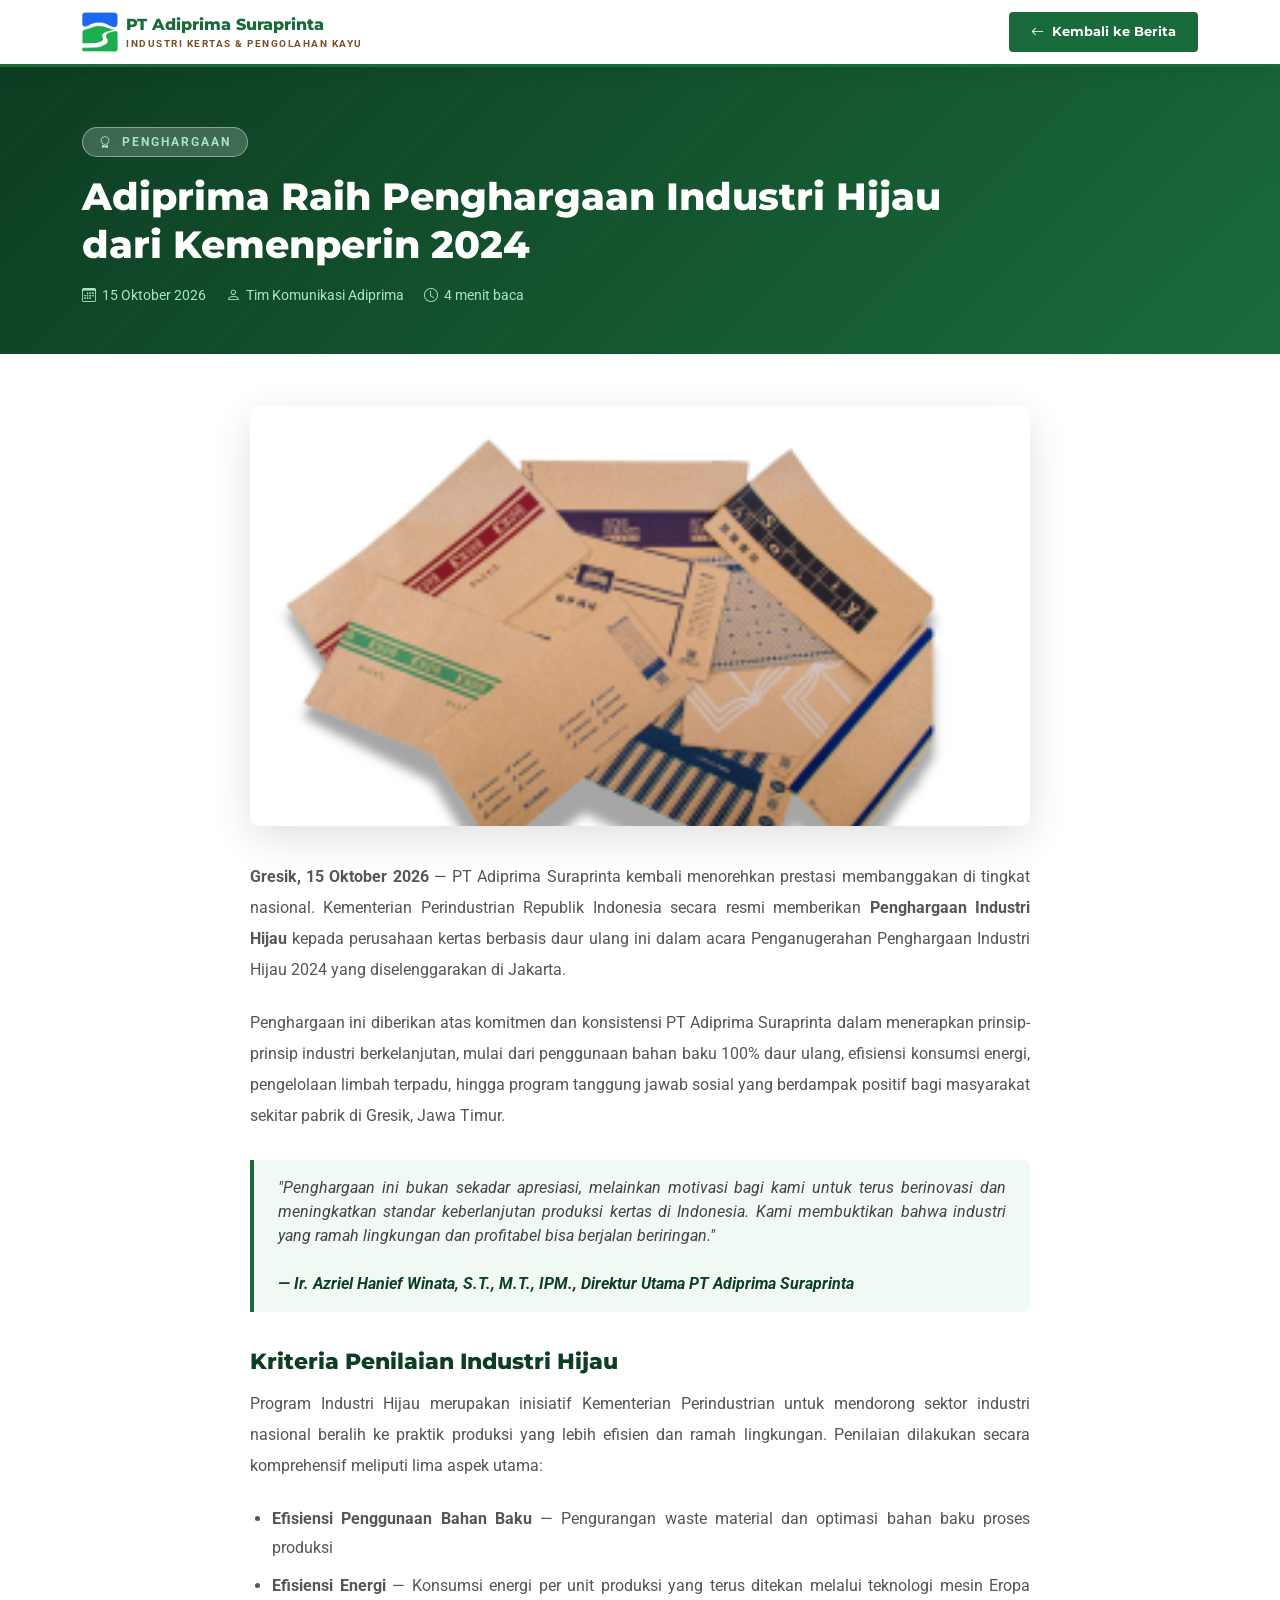
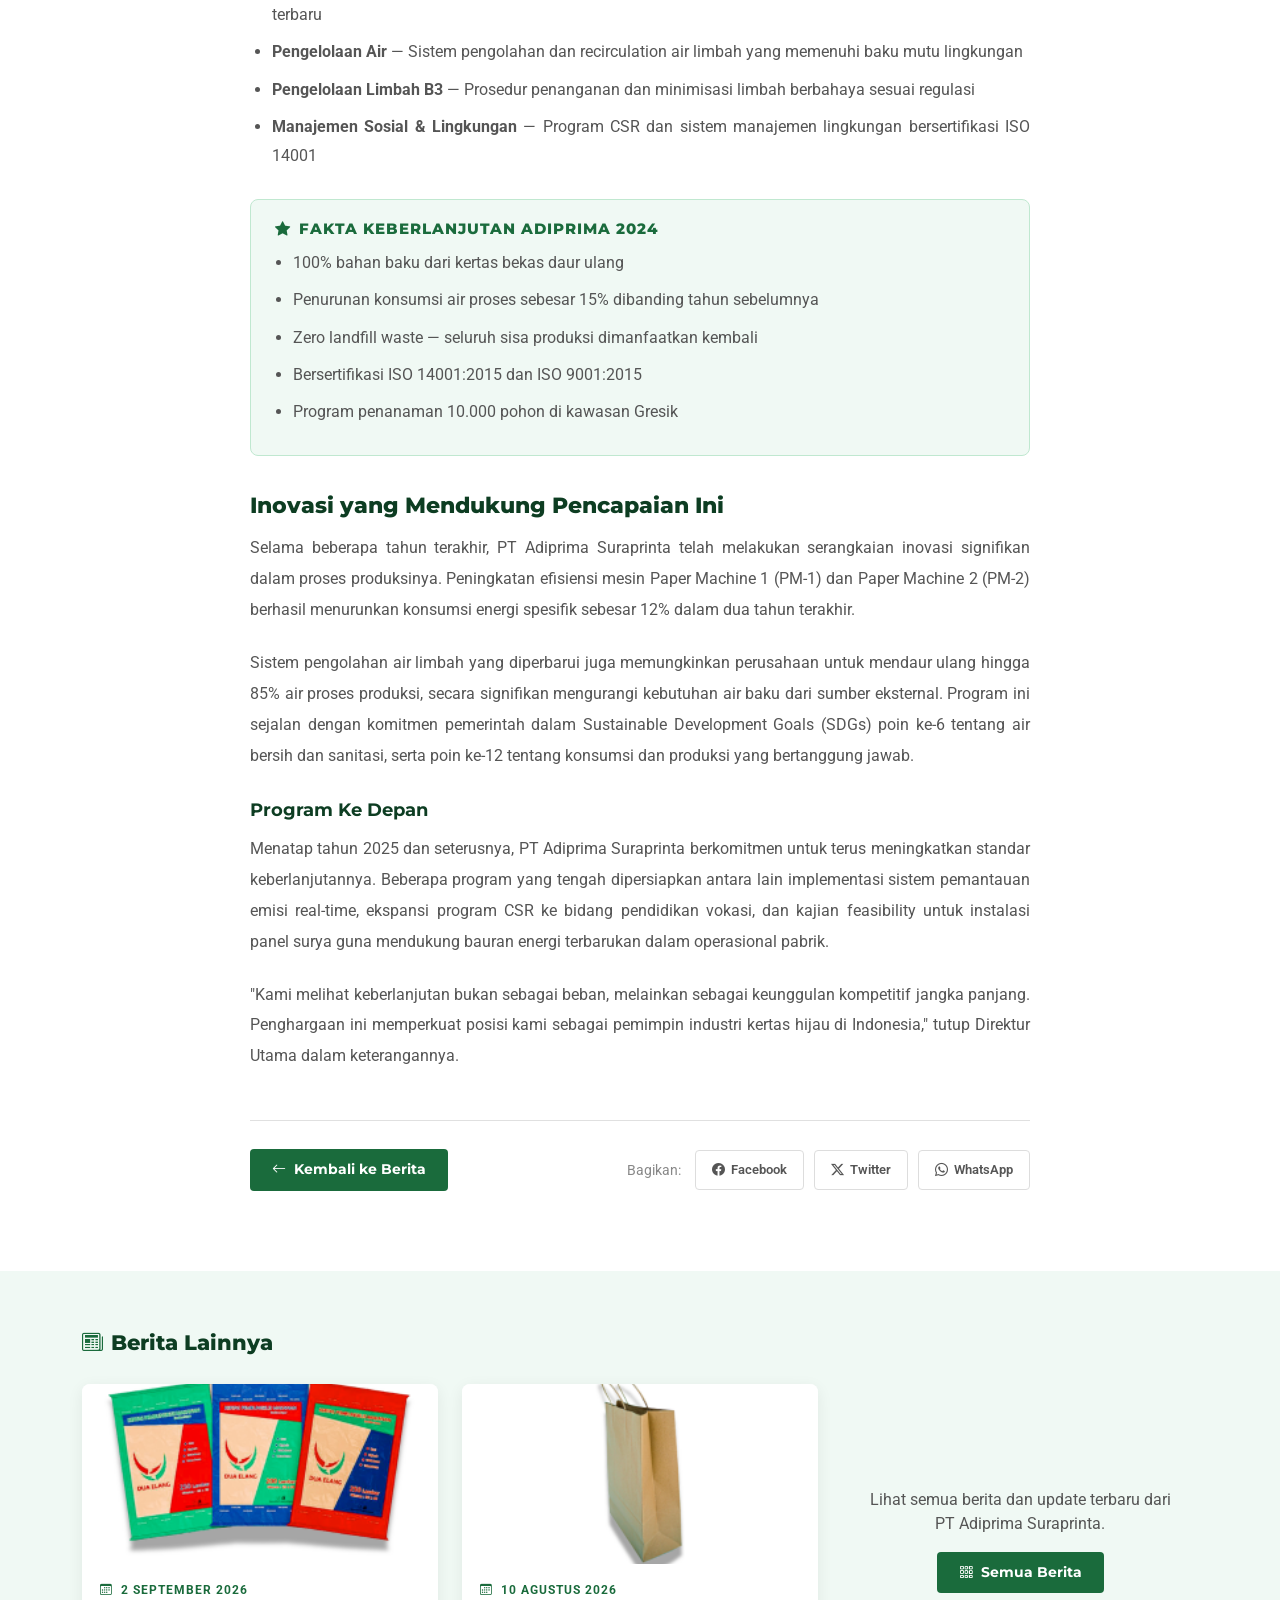
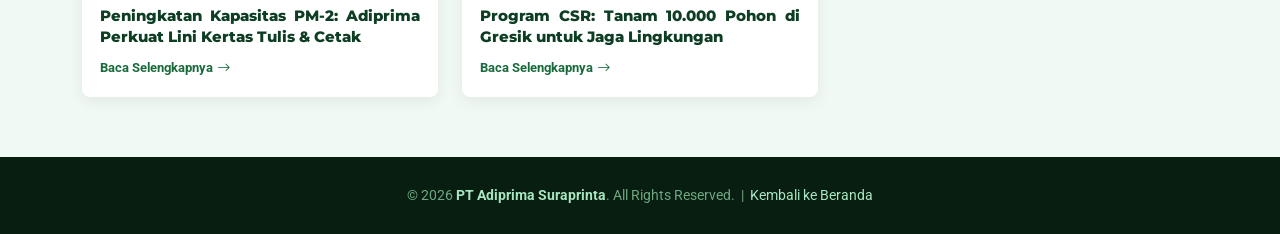
<file: Axis/berita-1.html>
<!DOCTYPE html>
<html lang="id">
<head>
  <meta charset="utf-8">
  <meta content="width=device-width, initial-scale=1.0" name="viewport">
  <title>Adiprima Raih Penghargaan Industri Hijau - PT Adiprima Suraprinta</title>
  <meta name="description" content="Kementerian Perindustrian RI memberikan penghargaan Industri Hijau kepada PT Adiprima Suraprinta atas komitmennya dalam penerapan industri berkelanjutan.">
  <link href="assets/img/adiprima/logo/logo_adp.png" rel="icon">
  <link href="https://fonts.googleapis.com/css2?family=Roboto:wght@300;400;500;700&family=Montserrat:wght@300;400;500;600;700;800;900&family=Poppins:wght@300;400;500;600;700&display=swap" rel="stylesheet">
  <link href="assets/vendor/bootstrap/css/bootstrap.min.css" rel="stylesheet">
  <link href="assets/vendor/bootstrap-icons/bootstrap-icons.css" rel="stylesheet">
  <link href="assets/vendor/aos/aos.css" rel="stylesheet">
  <style>
    :root {
      --green: #1a6b3c; --green-dark: #0d3d22; --green-pale: #f0f9f4;
      --brown: #7c4f23;
    }
    * { box-sizing: border-box; }
    body { font-family: 'Roboto', sans-serif; color: #444; margin: 0; padding: 0; background: #fff; }
    h1,h2,h3,h4,h5,h6 { font-family: 'Montserrat', sans-serif; color: var(--green-dark); }
    a { color: var(--green); text-decoration: none; transition: .3s; }
    a:hover { color: var(--green-dark); }

    /* ---- NAVBAR ---- */
    #header {
      position: sticky; top: 0; z-index: 997;
      background: #fff; border-bottom: 3px solid var(--green);
      box-shadow: 0 2px 20px rgba(0,0,0,0.08); padding: 12px 0;
    }
    .brand-name { font-family:'Montserrat',sans-serif; font-size:1rem; font-weight:800; color:var(--green); }
    .brand-sub { font-size:0.6rem; color:var(--brown); font-weight:700; letter-spacing:1.5px; text-transform:uppercase; }

    /* ---- HERO BERITA ---- */
    .news-hero {
      background: linear-gradient(135deg, var(--green-dark) 0%, var(--green) 100%);
      padding: 60px 0 48px; position: relative; overflow: hidden;
    }
    .news-hero::before {
      content:''; position:absolute; inset:0;
      background: repeating-linear-gradient(-45deg, rgba(255,255,255,0.02) 0px, rgba(255,255,255,0.02) 1px, transparent 1px, transparent 40px);
    }
    .news-hero .category-badge {
      display: inline-block; background: rgba(255,255,255,0.2);
      border: 1px solid rgba(255,255,255,0.4); color: #a8e6c1;
      padding: 5px 16px; border-radius: 30px;
      font-size: 0.75rem; font-weight: 700; letter-spacing: 2px;
      text-transform: uppercase; margin-bottom: 16px;
    }
    .news-hero h1 { color: #fff; font-size: clamp(1.6rem, 3.5vw, 2.4rem); font-weight: 800; line-height: 1.25; margin-bottom: 16px; }
    .news-hero .meta { color: #a8e6c1; font-size: 0.88rem; display: flex; gap: 20px; flex-wrap: wrap; }
    .news-hero .meta span { display: flex; align-items: center; gap: 6px; }

    /* ---- CONTENT ---- */
    .news-content { max-width: 820px; margin: 0 auto; padding: 52px 20px 80px; }
    .featured-img {
      width: 100%; max-height: 420px; object-fit: cover;
      border-radius: 10px; margin-bottom: 36px;
      box-shadow: 0 12px 40px rgba(0,0,0,0.12);
    }
    .news-content p { font-size: 1.02rem; line-height: 1.9; color: #555; margin-bottom: 22px; }
    .news-content h2 { font-size: 1.4rem; font-weight: 800; color: var(--green-dark); margin: 36px 0 14px; }
    .news-content h3 { font-size: 1.15rem; font-weight: 700; color: var(--green-dark); margin: 28px 0 12px; }
    .news-content ul, .news-content ol { padding-left: 22px; margin-bottom: 22px; }
    .news-content ul li, .news-content ol li { line-height: 1.8; margin-bottom: 8px; color: #555; font-size: 1.02rem; }
    /* Justify semua teks penjelasan */
    .news-content p,
    .news-content ul li,
    .news-content ol li,
    .news-content blockquote,
    .highlight-box p,
    .onews-body h5 { text-align: justify; }

    .news-content blockquote {
      border-left: 4px solid var(--green); padding: 16px 24px;
      background: var(--green-pale); border-radius: 0 8px 8px 0;
      margin: 28px 0; font-style: italic; color: #444;
    }
    .news-content blockquote strong { color: var(--green-dark); }
    .highlight-box {
      background: var(--green-pale); border: 1px solid #c0e8d0;
      border-radius: 8px; padding: 20px 24px; margin: 28px 0;
    }
    .highlight-box h4 { color: var(--green); font-weight: 800; margin-bottom: 10px; font-size: 0.95rem; text-transform: uppercase; letter-spacing: 1px; }

    /* ---- SHARE & BACK ---- */
    .article-footer {
      border-top: 1px solid #e0e0e0; padding-top: 28px; margin-top: 48px;
      display: flex; justify-content: space-between; align-items: center; flex-wrap: gap; gap: 16px;
    }
    .back-btn {
      display: inline-flex; align-items: center; gap: 8px;
      background: var(--green); color: #fff;
      padding: 10px 22px; border-radius: 4px;
      font-family: 'Montserrat', sans-serif; font-weight: 700; font-size: 0.88rem;
      transition: .3s;
    }
    .back-btn:hover { background: var(--green-dark); color: #fff; }
    .share-btns { display: flex; gap: 10px; }
    .share-btn {
      display: inline-flex; align-items: center; gap: 6px;
      padding: 9px 16px; border-radius: 4px; font-size: 0.82rem; font-weight: 600;
      transition: .3s; border: 1.5px solid #ddd; color: #555;
    }
    .share-btn:hover { border-color: var(--green); color: var(--green); }

    /* ---- OTHER NEWS ---- */
    .other-news { background: var(--green-pale); padding: 60px 0; }
    .other-news h3 { font-weight: 800; color: var(--green-dark); margin-bottom: 28px; font-size: 1.3rem; }
    .onews-card {
      background: #fff; border-radius: 8px; overflow: hidden;
      box-shadow: 0 4px 16px rgba(0,0,0,0.07); transition: .3s; height: 100%;
    }
    .onews-card:hover { transform: translateY(-5px); box-shadow: 0 12px 32px rgba(26,107,60,0.13); }
    .onews-card img { width: 100%; height: 180px; object-fit: cover; }
    .onews-body { padding: 18px; }
    .onews-body .odate { font-size: 0.72rem; color: var(--green); font-weight: 700; text-transform: uppercase; letter-spacing: 1px; margin-bottom: 6px; display: block; }
    .onews-body h5 { font-size: 0.95rem; font-weight: 800; color: var(--green-dark); margin-bottom: 8px; line-height: 1.4; }
    .onews-body a { color: var(--green); font-size: 0.83rem; font-weight: 700; display: inline-flex; align-items: center; gap: 4px; }

    /* ---- FOOTER ---- */
    .page-footer { background: #071e10; color: #6ea882; padding: 28px 0; font-size: 0.85rem; text-align: center; }
    .page-footer a { color: #a8e6c1; }
  </style>
</head>
<body>

  <!-- HEADER -->
  <header id="header">
    <div class="container-xl">
      <div class="d-flex align-items-center justify-content-between">
        <a href="index.html" class="d-flex align-items-center gap-2" style="text-decoration:none;">
          <img src="assets/img/adiprima/logo/logo_adp.png" alt="Logo" style="height:40px;width:auto;">
          <div>
            <div class="brand-name">PT Adiprima Suraprinta</div>
            <div class="brand-sub">Industri Kertas &amp; Pengolahan Kayu</div>
          </div>
        </a>
        <a href="index.html#news" class="back-btn" style="font-size:0.82rem;">
          <i class="bi bi-arrow-left"></i> Kembali ke Berita
        </a>
      </div>
    </div>
  </header>

  <!-- HERO -->
  <div class="news-hero">
    <div class="container-xl" style="position:relative;z-index:2;">
      <span class="category-badge"><i class="bi bi-award me-1"></i> Penghargaan</span>
      <h1>Adiprima Raih Penghargaan Industri Hijau<br>dari Kemenperin 2024</h1>
      <div class="meta">
        <span><i class="bi bi-calendar3"></i> 15 Oktober 2026</span>
        <span><i class="bi bi-person"></i> Tim Komunikasi Adiprima</span>
        <span><i class="bi bi-clock"></i> 4 menit baca</span>
      </div>
    </div>
  </div>

  <!-- CONTENT -->
  <div class="news-content">

    <img src="assets/img/adiprima/product/4.png" alt="Penghargaan Industri Hijau Adiprima" class="featured-img">

    <p>
      <strong>Gresik, 15 Oktober 2026</strong> — PT Adiprima Suraprinta kembali menorehkan prestasi membanggakan di tingkat nasional. Kementerian Perindustrian Republik Indonesia secara resmi memberikan <strong>Penghargaan Industri Hijau</strong> kepada perusahaan kertas berbasis daur ulang ini dalam acara Penganugerahan Penghargaan Industri Hijau 2024 yang diselenggarakan di Jakarta.
    </p>

    <p>
      Penghargaan ini diberikan atas komitmen dan konsistensi PT Adiprima Suraprinta dalam menerapkan prinsip-prinsip industri berkelanjutan, mulai dari penggunaan bahan baku 100% daur ulang, efisiensi konsumsi energi, pengelolaan limbah terpadu, hingga program tanggung jawab sosial yang berdampak positif bagi masyarakat sekitar pabrik di Gresik, Jawa Timur.
    </p>

    <blockquote>
      "Penghargaan ini bukan sekadar apresiasi, melainkan motivasi bagi kami untuk terus berinovasi dan meningkatkan standar keberlanjutan produksi kertas di Indonesia. Kami membuktikan bahwa industri yang ramah lingkungan dan profitabel bisa berjalan beriringan."
      <br><br>
      <strong>— Ir. Azriel Hanief Winata, S.T., M.T., IPM., Direktur Utama PT Adiprima Suraprinta</strong>
    </blockquote>

    <h2>Kriteria Penilaian Industri Hijau</h2>

    <p>
      Program Industri Hijau merupakan inisiatif Kementerian Perindustrian untuk mendorong sektor industri nasional beralih ke praktik produksi yang lebih efisien dan ramah lingkungan. Penilaian dilakukan secara komprehensif meliputi lima aspek utama:
    </p>

    <ul>
      <li><strong>Efisiensi Penggunaan Bahan Baku</strong> — Pengurangan waste material dan optimasi bahan baku proses produksi</li>
      <li><strong>Efisiensi Energi</strong> — Konsumsi energi per unit produksi yang terus ditekan melalui teknologi mesin Eropa terbaru</li>
      <li><strong>Pengelolaan Air</strong> — Sistem pengolahan dan recirculation air limbah yang memenuhi baku mutu lingkungan</li>
      <li><strong>Pengelolaan Limbah B3</strong> — Prosedur penanganan dan minimisasi limbah berbahaya sesuai regulasi</li>
      <li><strong>Manajemen Sosial &amp; Lingkungan</strong> — Program CSR dan sistem manajemen lingkungan bersertifikasi ISO 14001</li>
    </ul>

    <div class="highlight-box">
      <h4><i class="bi bi-star-fill me-2"></i>Fakta Keberlanjutan Adiprima 2024</h4>
      <ul style="margin:0; padding-left:18px;">
        <li>100% bahan baku dari kertas bekas daur ulang</li>
        <li>Penurunan konsumsi air proses sebesar 15% dibanding tahun sebelumnya</li>
        <li>Zero landfill waste — seluruh sisa produksi dimanfaatkan kembali</li>
        <li>Bersertifikasi ISO 14001:2015 dan ISO 9001:2015</li>
        <li>Program penanaman 10.000 pohon di kawasan Gresik</li>
      </ul>
    </div>

    <h2>Inovasi yang Mendukung Pencapaian Ini</h2>

    <p>
      Selama beberapa tahun terakhir, PT Adiprima Suraprinta telah melakukan serangkaian inovasi signifikan dalam proses produksinya. Peningkatan efisiensi mesin Paper Machine 1 (PM-1) dan Paper Machine 2 (PM-2) berhasil menurunkan konsumsi energi spesifik sebesar 12% dalam dua tahun terakhir.
    </p>

    <p>
      Sistem pengolahan air limbah yang diperbarui juga memungkinkan perusahaan untuk mendaur ulang hingga 85% air proses produksi, secara signifikan mengurangi kebutuhan air baku dari sumber eksternal. Program ini sejalan dengan komitmen pemerintah dalam Sustainable Development Goals (SDGs) poin ke-6 tentang air bersih dan sanitasi, serta poin ke-12 tentang konsumsi dan produksi yang bertanggung jawab.
    </p>

    <h3>Program Ke Depan</h3>

    <p>
      Menatap tahun 2025 dan seterusnya, PT Adiprima Suraprinta berkomitmen untuk terus meningkatkan standar keberlanjutannya. Beberapa program yang tengah dipersiapkan antara lain implementasi sistem pemantauan emisi real-time, ekspansi program CSR ke bidang pendidikan vokasi, dan kajian feasibility untuk instalasi panel surya guna mendukung bauran energi terbarukan dalam operasional pabrik.
    </p>

    <p>
      "Kami melihat keberlanjutan bukan sebagai beban, melainkan sebagai keunggulan kompetitif jangka panjang. Penghargaan ini memperkuat posisi kami sebagai pemimpin industri kertas hijau di Indonesia," tutup Direktur Utama dalam keterangannya.
    </p>

    <!-- ARTICLE FOOTER -->
    <div class="article-footer">
      <a href="index.html#news" class="back-btn">
        <i class="bi bi-arrow-left"></i> Kembali ke Berita
      </a>
      <div class="share-btns">
        <span style="font-size:0.85rem;color:#888;margin-right:4px;align-self:center;">Bagikan:</span>
        <a href="https://web.facebook.com/adiprimasuraprinta" target="_blank" rel="noopener" class="share-btn"><i class="bi bi-facebook"></i> Facebook</a>
        <a href="https://twitter.com/intent/tweet?text=Adiprima+Raih+Penghargaan+Industri+Hijau+dari+Kemenperin+2024" target="_blank" rel="noopener" class="share-btn"><i class="bi bi-twitter-x"></i> Twitter</a>
        <a href="https://wa.me/6283854463246" target="_blank" rel="noopener" class="share-btn"><i class="bi bi-whatsapp"></i> WhatsApp</a>
      </div>
    </div>
  </div>

  <!-- BERITA LAINNYA -->
  <div class="other-news">
    <div class="container-xl">
      <h3><i class="bi bi-newspaper me-2" style="color:var(--green);"></i>Berita Lainnya</h3>
      <div class="row gy-4">
        <div class="col-lg-4 col-md-6">
          <div class="onews-card">
            <img src="assets/img/adiprima/product/5.png" alt="Berita 2">
            <div class="onews-body">
              <span class="odate"><i class="bi bi-calendar3 me-1"></i> 2 September 2026</span>
              <h5>Peningkatan Kapasitas PM-2: Adiprima Perkuat Lini Kertas Tulis &amp; Cetak</h5>
              <a href="berita-2.html">Baca Selengkapnya <i class="bi bi-arrow-right"></i></a>
            </div>
          </div>
        </div>
        <div class="col-lg-4 col-md-6">
          <div class="onews-card">
            <img src="assets/img/adiprima/product/6.png" alt="Berita 3">
            <div class="onews-body">
              <span class="odate"><i class="bi bi-calendar3 me-1"></i> 10 Agustus 2026</span>
              <h5>Program CSR: Tanam 10.000 Pohon di Gresik untuk Jaga Lingkungan</h5>
              <a href="berita-3.html">Baca Selengkapnya <i class="bi bi-arrow-right"></i></a>
            </div>
          </div>
        </div>
        <div class="col-lg-4 col-md-6 d-flex align-items-center">
          <div style="text-align:center;width:100%;padding:20px;">
            <p style="color:#555;margin-bottom:16px;">Lihat semua berita dan update terbaru dari PT Adiprima Suraprinta.</p>
            <a href="index.html#news" class="back-btn" style="justify-content:center;">
              <i class="bi bi-grid-3x3-gap"></i> Semua Berita
            </a>
          </div>
        </div>
      </div>
    </div>
  </div>

  <!-- FOOTER -->
  <footer class="page-footer">
    <div class="container-xl">
      <p style="margin:0;">© 2026 <strong style="color:#a8e6c1;">PT Adiprima Suraprinta</strong>. All Rights Reserved. &nbsp;|&nbsp; <a href="index.html">Kembali ke Beranda</a></p>
    </div>
  </footer>

  <script src="assets/vendor/bootstrap/js/bootstrap.bundle.min.js"></script>
  <script src="assets/vendor/aos/aos.js"></script>
  <script>AOS.init({ once: true });</script>
</body>
</html>
</file>
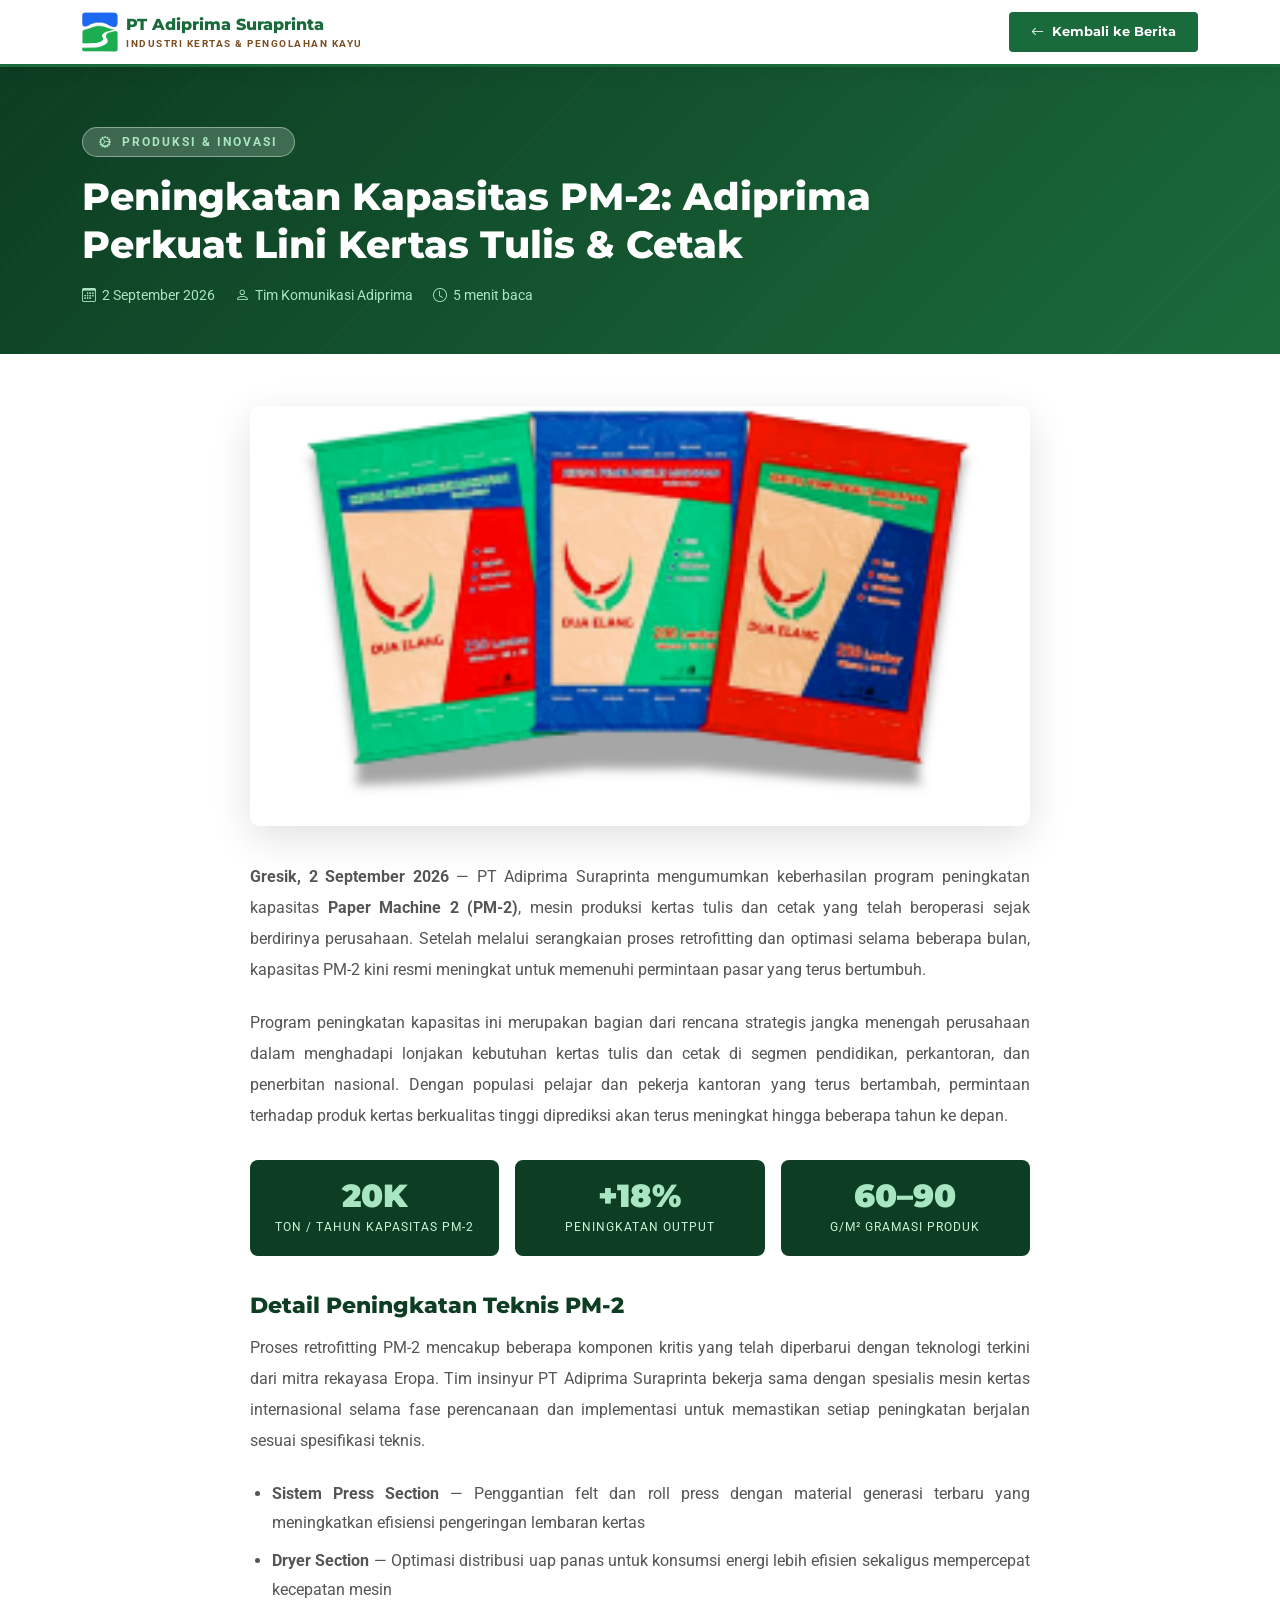
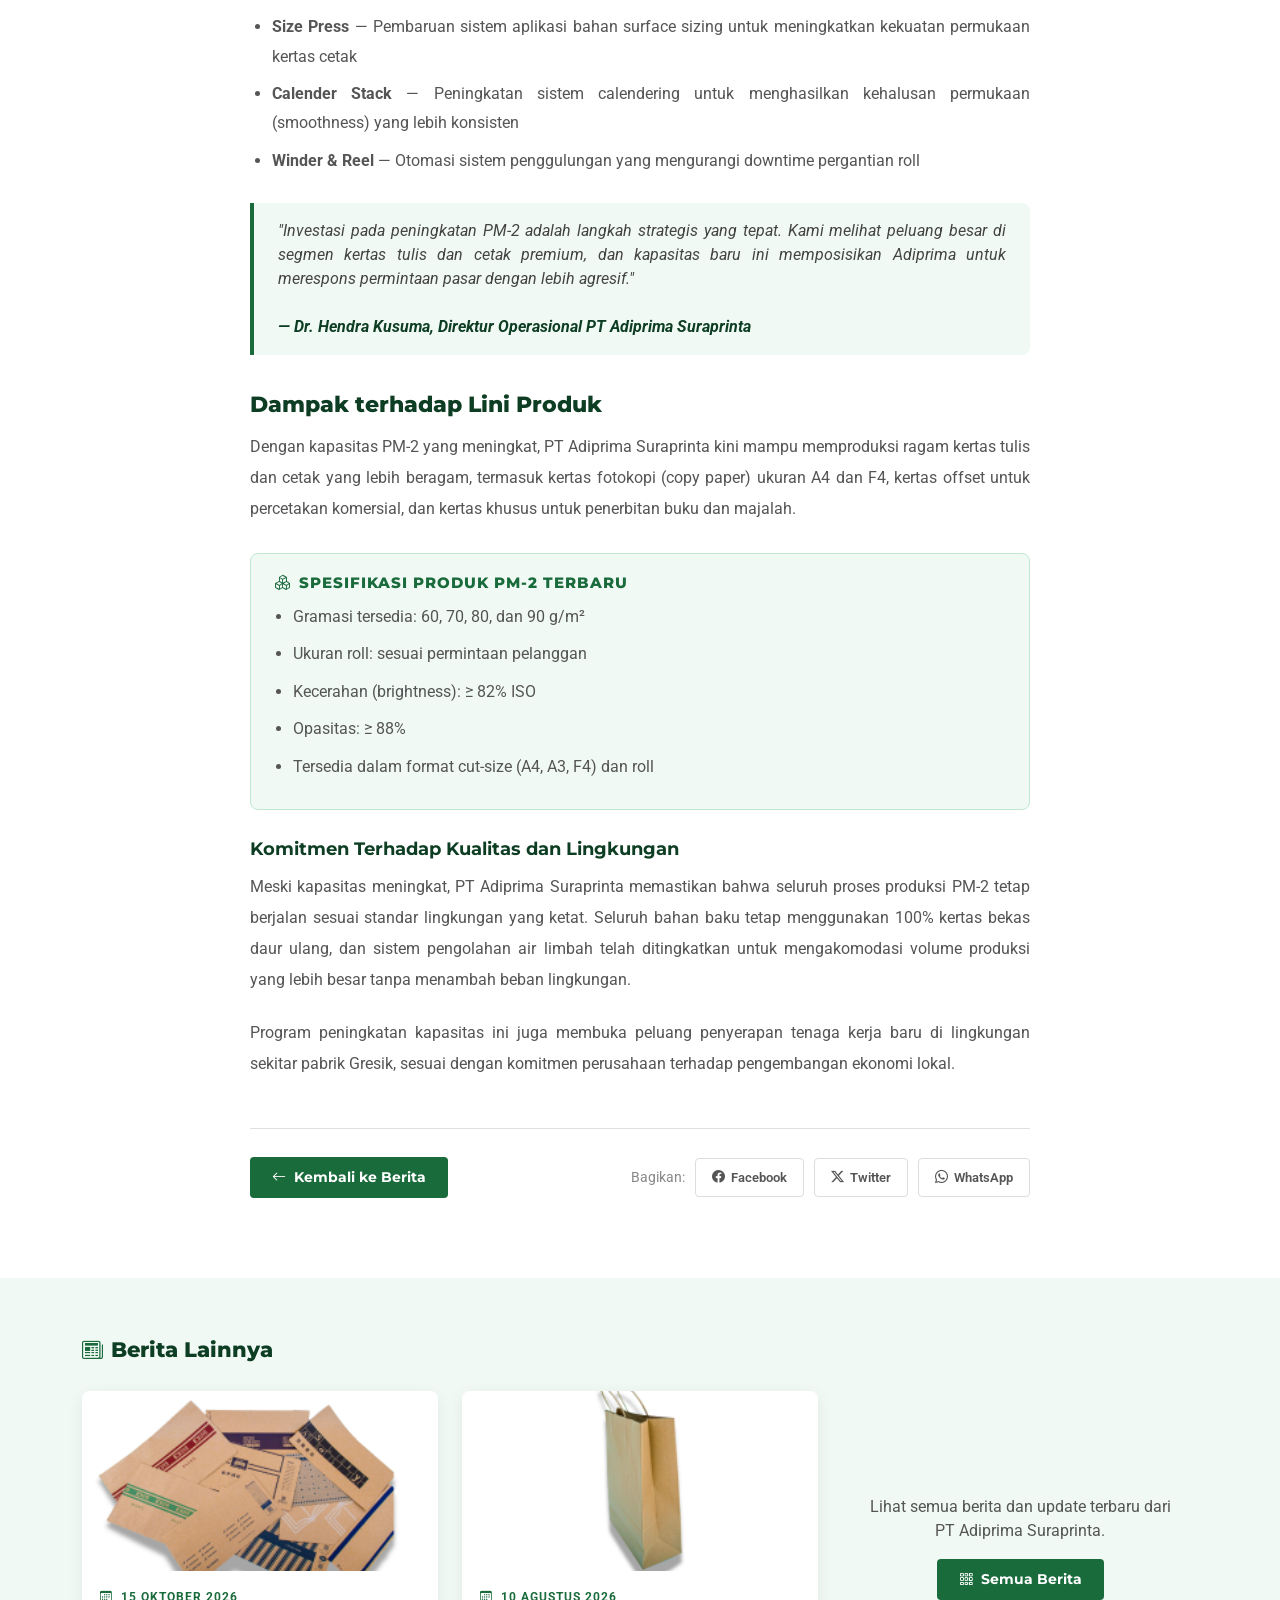
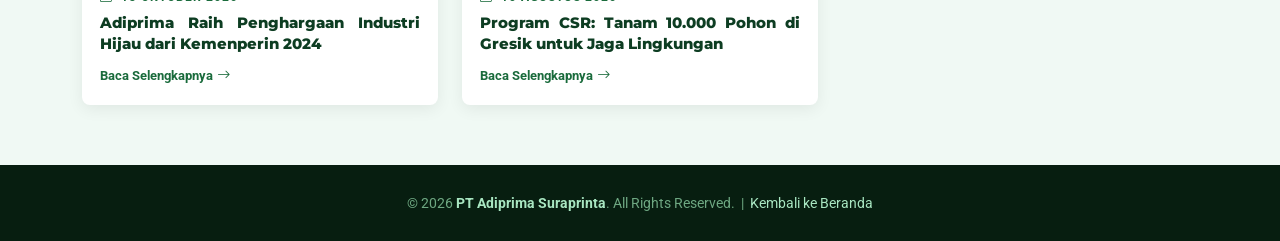
<file: Axis/berita-2.html>
<!DOCTYPE html>
<html lang="id">
<head>
  <meta charset="utf-8">
  <meta content="width=device-width, initial-scale=1.0" name="viewport">
  <title>Peningkatan Kapasitas PM-2 - PT Adiprima Suraprinta</title>
  <meta name="description" content="PT Adiprima Suraprinta berhasil meningkatkan kapasitas Paper Machine 2 untuk memenuhi permintaan pasar kertas tulis dan cetak yang terus tumbuh.">
  <link href="assets/img/adiprima/logo/logo_adp.png" rel="icon">
  <link href="https://fonts.googleapis.com/css2?family=Roboto:wght@300;400;500;700&family=Montserrat:wght@300;400;500;600;700;800;900&family=Poppins:wght@300;400;500;600;700&display=swap" rel="stylesheet">
  <link href="assets/vendor/bootstrap/css/bootstrap.min.css" rel="stylesheet">
  <link href="assets/vendor/bootstrap-icons/bootstrap-icons.css" rel="stylesheet">
  <link href="assets/vendor/aos/aos.css" rel="stylesheet">
  <style>
    :root { --green:#1a6b3c; --green-dark:#0d3d22; --green-pale:#f0f9f4; --brown:#7c4f23; }
    * { box-sizing:border-box; }
    body { font-family:'Roboto',sans-serif; color:#444; margin:0; padding:0; background:#fff; }
    h1,h2,h3,h4,h5,h6 { font-family:'Montserrat',sans-serif; color:var(--green-dark); }
    a { color:var(--green); text-decoration:none; transition:.3s; }
    a:hover { color:var(--green-dark); }
    #header { position:sticky; top:0; z-index:997; background:#fff; border-bottom:3px solid var(--green); box-shadow:0 2px 20px rgba(0,0,0,0.08); padding:12px 0; }
    .brand-name { font-family:'Montserrat',sans-serif; font-size:1rem; font-weight:800; color:var(--green); }
    .brand-sub { font-size:0.6rem; color:var(--brown); font-weight:700; letter-spacing:1.5px; text-transform:uppercase; }
    .news-hero { background:linear-gradient(135deg,var(--green-dark) 0%,var(--green) 100%); padding:60px 0 48px; position:relative; overflow:hidden; }
    .news-hero::before { content:''; position:absolute; inset:0; background:repeating-linear-gradient(-45deg,rgba(255,255,255,0.02) 0px,rgba(255,255,255,0.02) 1px,transparent 1px,transparent 40px); }
    .category-badge { display:inline-block; background:rgba(255,255,255,0.2); border:1px solid rgba(255,255,255,0.4); color:#a8e6c1; padding:5px 16px; border-radius:30px; font-size:0.75rem; font-weight:700; letter-spacing:2px; text-transform:uppercase; margin-bottom:16px; }
    .news-hero h1 { color:#fff; font-size:clamp(1.6rem,3.5vw,2.4rem); font-weight:800; line-height:1.25; margin-bottom:16px; }
    .news-hero .meta { color:#a8e6c1; font-size:0.88rem; display:flex; gap:20px; flex-wrap:wrap; }
    .news-hero .meta span { display:flex; align-items:center; gap:6px; }
    .news-content { max-width:820px; margin:0 auto; padding:52px 20px 80px; }
    .featured-img { width:100%; max-height:420px; object-fit:cover; border-radius:10px; margin-bottom:36px; box-shadow:0 12px 40px rgba(0,0,0,0.12); }
    .news-content p { font-size:1.02rem; line-height:1.9; color:#555; margin-bottom:22px; }
    .news-content h2 { font-size:1.4rem; font-weight:800; color:var(--green-dark); margin:36px 0 14px; }
    .news-content h3 { font-size:1.15rem; font-weight:700; color:var(--green-dark); margin:28px 0 12px; }
    .news-content ul, .news-content ol { padding-left:22px; margin-bottom:22px; }
    .news-content ul li, .news-content ol li { line-height:1.8; margin-bottom:8px; color:#555; font-size:1.02rem; }
    /* Justify semua teks penjelasan */
    .news-content p,
    .news-content ul li,
    .news-content ol li,
    .news-content blockquote,
    .highlight-box ul li,
    .onews-body h5 { text-align: justify; }

    .news-content blockquote { border-left:4px solid var(--green); padding:16px 24px; background:var(--green-pale); border-radius:0 8px 8px 0; margin:28px 0; font-style:italic; color:#444; }
    .news-content blockquote strong { color:var(--green-dark); }
    .highlight-box { background:var(--green-pale); border:1px solid #c0e8d0; border-radius:8px; padding:20px 24px; margin:28px 0; }
    .highlight-box h4 { color:var(--green); font-weight:800; margin-bottom:10px; font-size:0.95rem; text-transform:uppercase; letter-spacing:1px; }
    .stats-row { display:flex; gap:16px; flex-wrap:wrap; margin:28px 0; }
    .stat-box { flex:1; min-width:150px; background:var(--green-dark); color:#fff; border-radius:8px; padding:20px; text-align:center; }
    .stat-box .snum { font-family:'Montserrat',sans-serif; font-size:2rem; font-weight:900; color:#a8e6c1; line-height:1; }
    .stat-box .slbl { font-size:0.75rem; color:#c8f5da; margin-top:6px; text-transform:uppercase; letter-spacing:1px; }
    .article-footer { border-top:1px solid #e0e0e0; padding-top:28px; margin-top:48px; display:flex; justify-content:space-between; align-items:center; flex-wrap:wrap; gap:16px; }
    .back-btn { display:inline-flex; align-items:center; gap:8px; background:var(--green); color:#fff; padding:10px 22px; border-radius:4px; font-family:'Montserrat',sans-serif; font-weight:700; font-size:0.88rem; transition:.3s; }
    .back-btn:hover { background:var(--green-dark); color:#fff; }
    .share-btns { display:flex; gap:10px; flex-wrap:wrap; }
    .share-btn { display:inline-flex; align-items:center; gap:6px; padding:9px 16px; border-radius:4px; font-size:0.82rem; font-weight:600; transition:.3s; border:1.5px solid #ddd; color:#555; }
    .share-btn:hover { border-color:var(--green); color:var(--green); }
    .other-news { background:var(--green-pale); padding:60px 0; }
    .other-news h3 { font-weight:800; color:var(--green-dark); margin-bottom:28px; font-size:1.3rem; }
    .onews-card { background:#fff; border-radius:8px; overflow:hidden; box-shadow:0 4px 16px rgba(0,0,0,0.07); transition:.3s; height:100%; }
    .onews-card:hover { transform:translateY(-5px); box-shadow:0 12px 32px rgba(26,107,60,0.13); }
    .onews-card img { width:100%; height:180px; object-fit:cover; }
    .onews-body { padding:18px; }
    .onews-body .odate { font-size:0.72rem; color:var(--green); font-weight:700; text-transform:uppercase; letter-spacing:1px; margin-bottom:6px; display:block; }
    .onews-body h5 { font-size:0.95rem; font-weight:800; color:var(--green-dark); margin-bottom:8px; line-height:1.4; }
    .onews-body a { color:var(--green); font-size:0.83rem; font-weight:700; display:inline-flex; align-items:center; gap:4px; }
    .page-footer { background:#071e10; color:#6ea882; padding:28px 0; font-size:0.85rem; text-align:center; }
    .page-footer a { color:#a8e6c1; }
  </style>
</head>
<body>

  <!-- HEADER -->
  <header id="header">
    <div class="container-xl">
      <div class="d-flex align-items-center justify-content-between">
        <a href="index.html" class="d-flex align-items-center gap-2" style="text-decoration:none;">
          <img src="assets/img/adiprima/logo/logo_adp.png" alt="Logo" style="height:40px;width:auto;">
          <div>
            <div class="brand-name">PT Adiprima Suraprinta</div>
            <div class="brand-sub">Industri Kertas &amp; Pengolahan Kayu</div>
          </div>
        </a>
        <a href="index.html#news" class="back-btn" style="font-size:0.82rem;">
          <i class="bi bi-arrow-left"></i> Kembali ke Berita
        </a>
      </div>
    </div>
  </header>

  <!-- HERO -->
  <div class="news-hero">
    <div class="container-xl" style="position:relative;z-index:2;">
      <span class="category-badge"><i class="bi bi-gear-wide-connected me-1"></i> Produksi &amp; Inovasi</span>
      <h1>Peningkatan Kapasitas PM-2: Adiprima<br>Perkuat Lini Kertas Tulis &amp; Cetak</h1>
      <div class="meta">
        <span><i class="bi bi-calendar3"></i> 2 September 2026</span>
        <span><i class="bi bi-person"></i> Tim Komunikasi Adiprima</span>
        <span><i class="bi bi-clock"></i> 5 menit baca</span>
      </div>
    </div>
  </div>

  <!-- CONTENT -->
  <div class="news-content">

    <img src="assets/img/adiprima/product/5.png" alt="Mesin Kertas PM-2 Adiprima" class="featured-img">

    <p>
      <strong>Gresik, 2 September 2026</strong> — PT Adiprima Suraprinta mengumumkan keberhasilan program peningkatan kapasitas <strong>Paper Machine 2 (PM-2)</strong>, mesin produksi kertas tulis dan cetak yang telah beroperasi sejak berdirinya perusahaan. Setelah melalui serangkaian proses retrofitting dan optimasi selama beberapa bulan, kapasitas PM-2 kini resmi meningkat untuk memenuhi permintaan pasar yang terus bertumbuh.
    </p>

    <p>
      Program peningkatan kapasitas ini merupakan bagian dari rencana strategis jangka menengah perusahaan dalam menghadapi lonjakan kebutuhan kertas tulis dan cetak di segmen pendidikan, perkantoran, dan penerbitan nasional. Dengan populasi pelajar dan pekerja kantoran yang terus bertambah, permintaan terhadap produk kertas berkualitas tinggi diprediksi akan terus meningkat hingga beberapa tahun ke depan.
    </p>

    <div class="stats-row">
      <div class="stat-box">
        <div class="snum">20K</div>
        <div class="slbl">Ton / Tahun Kapasitas PM-2</div>
      </div>
      <div class="stat-box">
        <div class="snum">+18%</div>
        <div class="slbl">Peningkatan Output</div>
      </div>
      <div class="stat-box">
        <div class="snum">60–90</div>
        <div class="slbl">g/m² Gramasi Produk</div>
      </div>
    </div>

    <h2>Detail Peningkatan Teknis PM-2</h2>

    <p>
      Proses retrofitting PM-2 mencakup beberapa komponen kritis yang telah diperbarui dengan teknologi terkini dari mitra rekayasa Eropa. Tim insinyur PT Adiprima Suraprinta bekerja sama dengan spesialis mesin kertas internasional selama fase perencanaan dan implementasi untuk memastikan setiap peningkatan berjalan sesuai spesifikasi teknis.
    </p>

    <ul>
      <li><strong>Sistem Press Section</strong> — Penggantian felt dan roll press dengan material generasi terbaru yang meningkatkan efisiensi pengeringan lembaran kertas</li>
      <li><strong>Dryer Section</strong> — Optimasi distribusi uap panas untuk konsumsi energi lebih efisien sekaligus mempercepat kecepatan mesin</li>
      <li><strong>Size Press</strong> — Pembaruan sistem aplikasi bahan surface sizing untuk meningkatkan kekuatan permukaan kertas cetak</li>
      <li><strong>Calender Stack</strong> — Peningkatan sistem calendering untuk menghasilkan kehalusan permukaan (smoothness) yang lebih konsisten</li>
      <li><strong>Winder &amp; Reel</strong> — Otomasi sistem penggulungan yang mengurangi downtime pergantian roll</li>
    </ul>

    <blockquote>
      "Investasi pada peningkatan PM-2 adalah langkah strategis yang tepat. Kami melihat peluang besar di segmen kertas tulis dan cetak premium, dan kapasitas baru ini memposisikan Adiprima untuk merespons permintaan pasar dengan lebih agresif."
      <br><br>
      <strong>— Dr. Hendra Kusuma, Direktur Operasional PT Adiprima Suraprinta</strong>
    </blockquote>

    <h2>Dampak terhadap Lini Produk</h2>

    <p>
      Dengan kapasitas PM-2 yang meningkat, PT Adiprima Suraprinta kini mampu memproduksi ragam kertas tulis dan cetak yang lebih beragam, termasuk kertas fotokopi (copy paper) ukuran A4 dan F4, kertas offset untuk percetakan komersial, dan kertas khusus untuk penerbitan buku dan majalah.
    </p>

    <div class="highlight-box">
      <h4><i class="bi bi-boxes me-2"></i>Spesifikasi Produk PM-2 Terbaru</h4>
      <ul style="margin:0;padding-left:18px;">
        <li>Gramasi tersedia: 60, 70, 80, dan 90 g/m²</li>
        <li>Ukuran roll: sesuai permintaan pelanggan</li>
        <li>Kecerahan (brightness): ≥ 82% ISO</li>
        <li>Opasitas: ≥ 88%</li>
        <li>Tersedia dalam format cut-size (A4, A3, F4) dan roll</li>
      </ul>
    </div>

    <h3>Komitmen Terhadap Kualitas dan Lingkungan</h3>

    <p>
      Meski kapasitas meningkat, PT Adiprima Suraprinta memastikan bahwa seluruh proses produksi PM-2 tetap berjalan sesuai standar lingkungan yang ketat. Seluruh bahan baku tetap menggunakan 100% kertas bekas daur ulang, dan sistem pengolahan air limbah telah ditingkatkan untuk mengakomodasi volume produksi yang lebih besar tanpa menambah beban lingkungan.
    </p>

    <p>
      Program peningkatan kapasitas ini juga membuka peluang penyerapan tenaga kerja baru di lingkungan sekitar pabrik Gresik, sesuai dengan komitmen perusahaan terhadap pengembangan ekonomi lokal.
    </p>

    <div class="article-footer">
      <a href="index.html#news" class="back-btn">
        <i class="bi bi-arrow-left"></i> Kembali ke Berita
      </a>
      <div class="share-btns">
        <span style="font-size:0.85rem;color:#888;align-self:center;">Bagikan:</span>
        <a href="https://web.facebook.com/adiprimasuraprinta" target="_blank" rel="noopener" class="share-btn"><i class="bi bi-facebook"></i> Facebook</a>
        <a href="https://twitter.com/intent/tweet?text=Peningkatan+Kapasitas+PM-2+Adiprima+Perkuat+Lini+Kertas+Tulis+%26+Cetak" target="_blank" rel="noopener" class="share-btn"><i class="bi bi-twitter-x"></i> Twitter</a>
        <a href="https://wa.me/6283854463246" target="_blank" rel="noopener" class="share-btn"><i class="bi bi-whatsapp"></i> WhatsApp</a>
      </div>
    </div>
  </div>

  <!-- BERITA LAINNYA -->
  <div class="other-news">
    <div class="container-xl">
      <h3><i class="bi bi-newspaper me-2" style="color:var(--green);"></i>Berita Lainnya</h3>
      <div class="row gy-4">
        <div class="col-lg-4 col-md-6">
          <div class="onews-card">
            <img src="assets/img/adiprima/product/4.png" alt="Berita 1">
            <div class="onews-body">
              <span class="odate"><i class="bi bi-calendar3 me-1"></i> 15 Oktober 2026</span>
              <h5>Adiprima Raih Penghargaan Industri Hijau dari Kemenperin 2024</h5>
              <a href="berita-1.html">Baca Selengkapnya <i class="bi bi-arrow-right"></i></a>
            </div>
          </div>
        </div>
        <div class="col-lg-4 col-md-6">
          <div class="onews-card">
            <img src="assets/img/adiprima/product/6.png" alt="Berita 3">
            <div class="onews-body">
              <span class="odate"><i class="bi bi-calendar3 me-1"></i> 10 Agustus 2026</span>
              <h5>Program CSR: Tanam 10.000 Pohon di Gresik untuk Jaga Lingkungan</h5>
              <a href="berita-3.html">Baca Selengkapnya <i class="bi bi-arrow-right"></i></a>
            </div>
          </div>
        </div>
        <div class="col-lg-4 col-md-6 d-flex align-items-center">
          <div style="text-align:center;width:100%;padding:20px;">
            <p style="color:#555;margin-bottom:16px;">Lihat semua berita dan update terbaru dari PT Adiprima Suraprinta.</p>
            <a href="index.html#news" class="back-btn" style="justify-content:center;">
              <i class="bi bi-grid-3x3-gap"></i> Semua Berita
            </a>
          </div>
        </div>
      </div>
    </div>
  </div>

  <footer class="page-footer">
    <div class="container-xl">
      <p style="margin:0;">© 2026 <strong style="color:#a8e6c1;">PT Adiprima Suraprinta</strong>. All Rights Reserved. &nbsp;|&nbsp; <a href="index.html">Kembali ke Beranda</a></p>
    </div>
  </footer>

  <script src="assets/vendor/bootstrap/js/bootstrap.bundle.min.js"></script>
  <script src="assets/vendor/aos/aos.js"></script>
  <script>AOS.init({ once:true });</script>
</body>
</html>
</file>
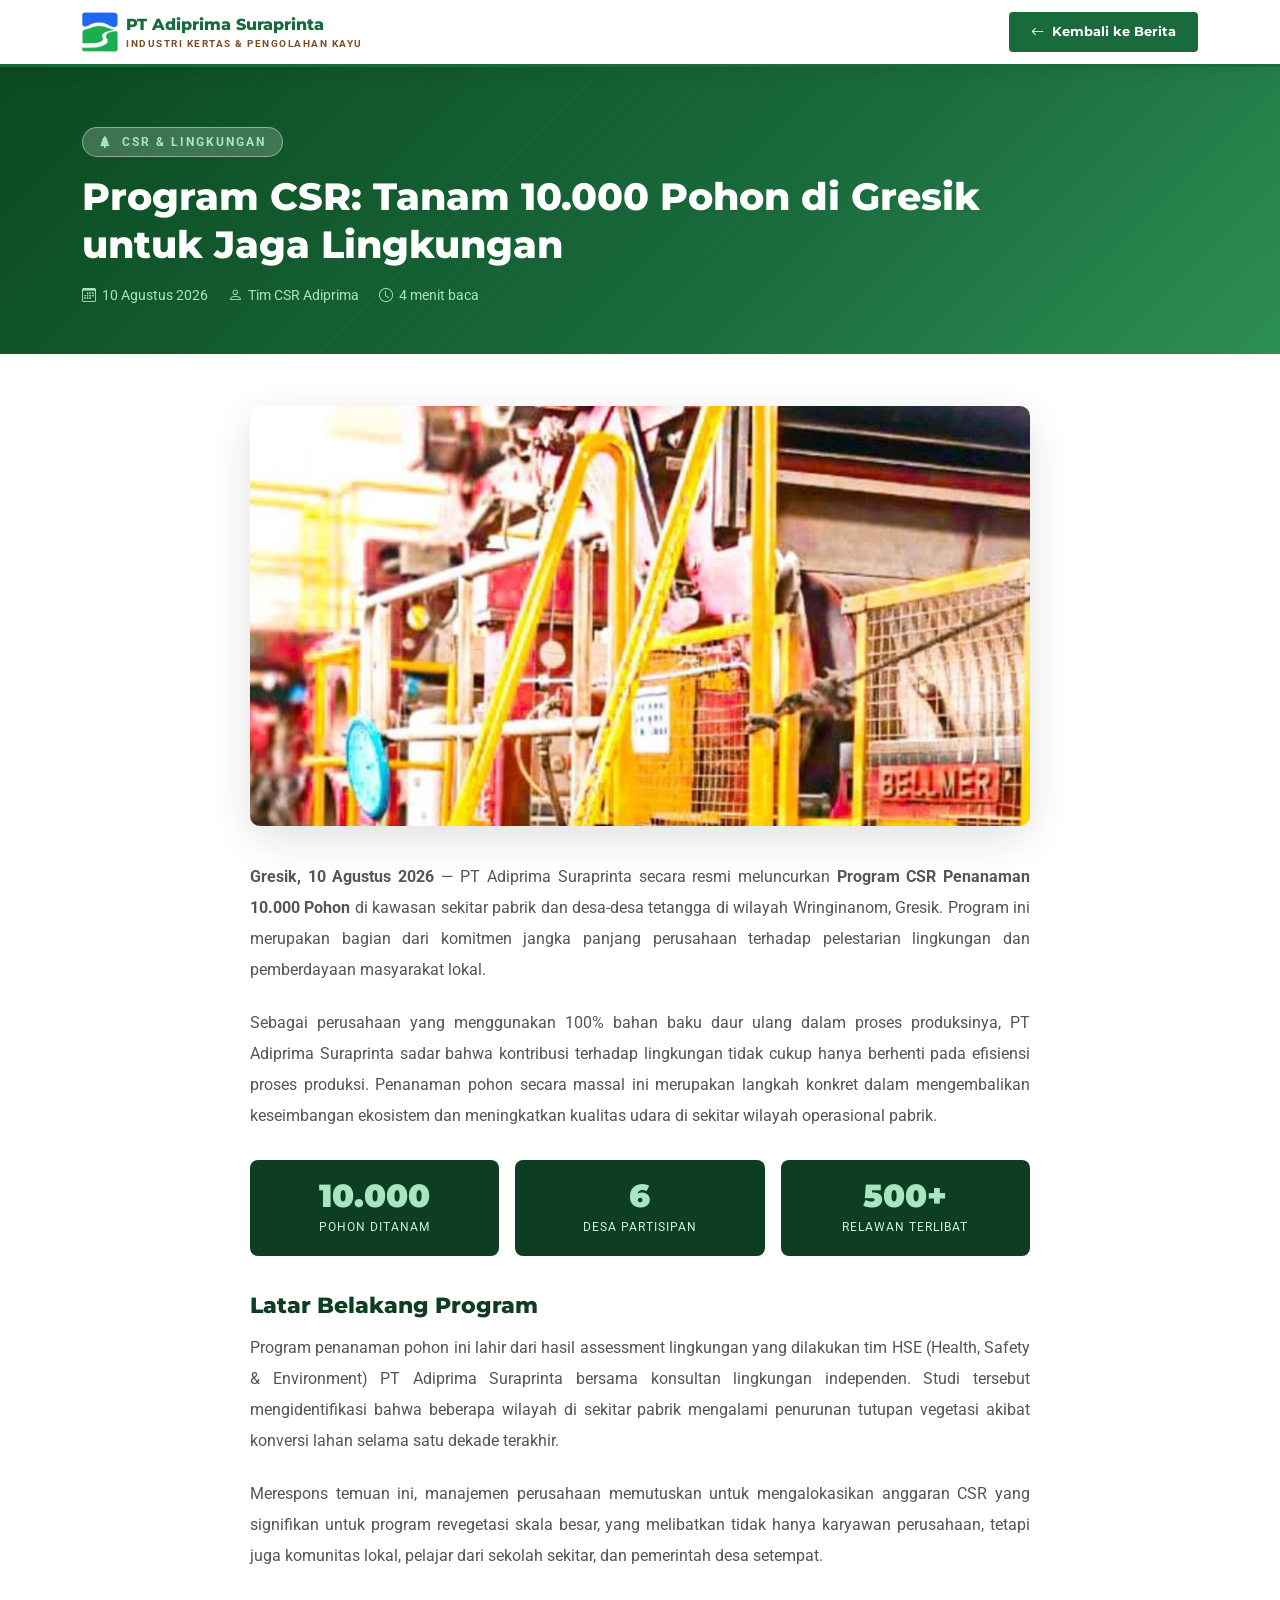
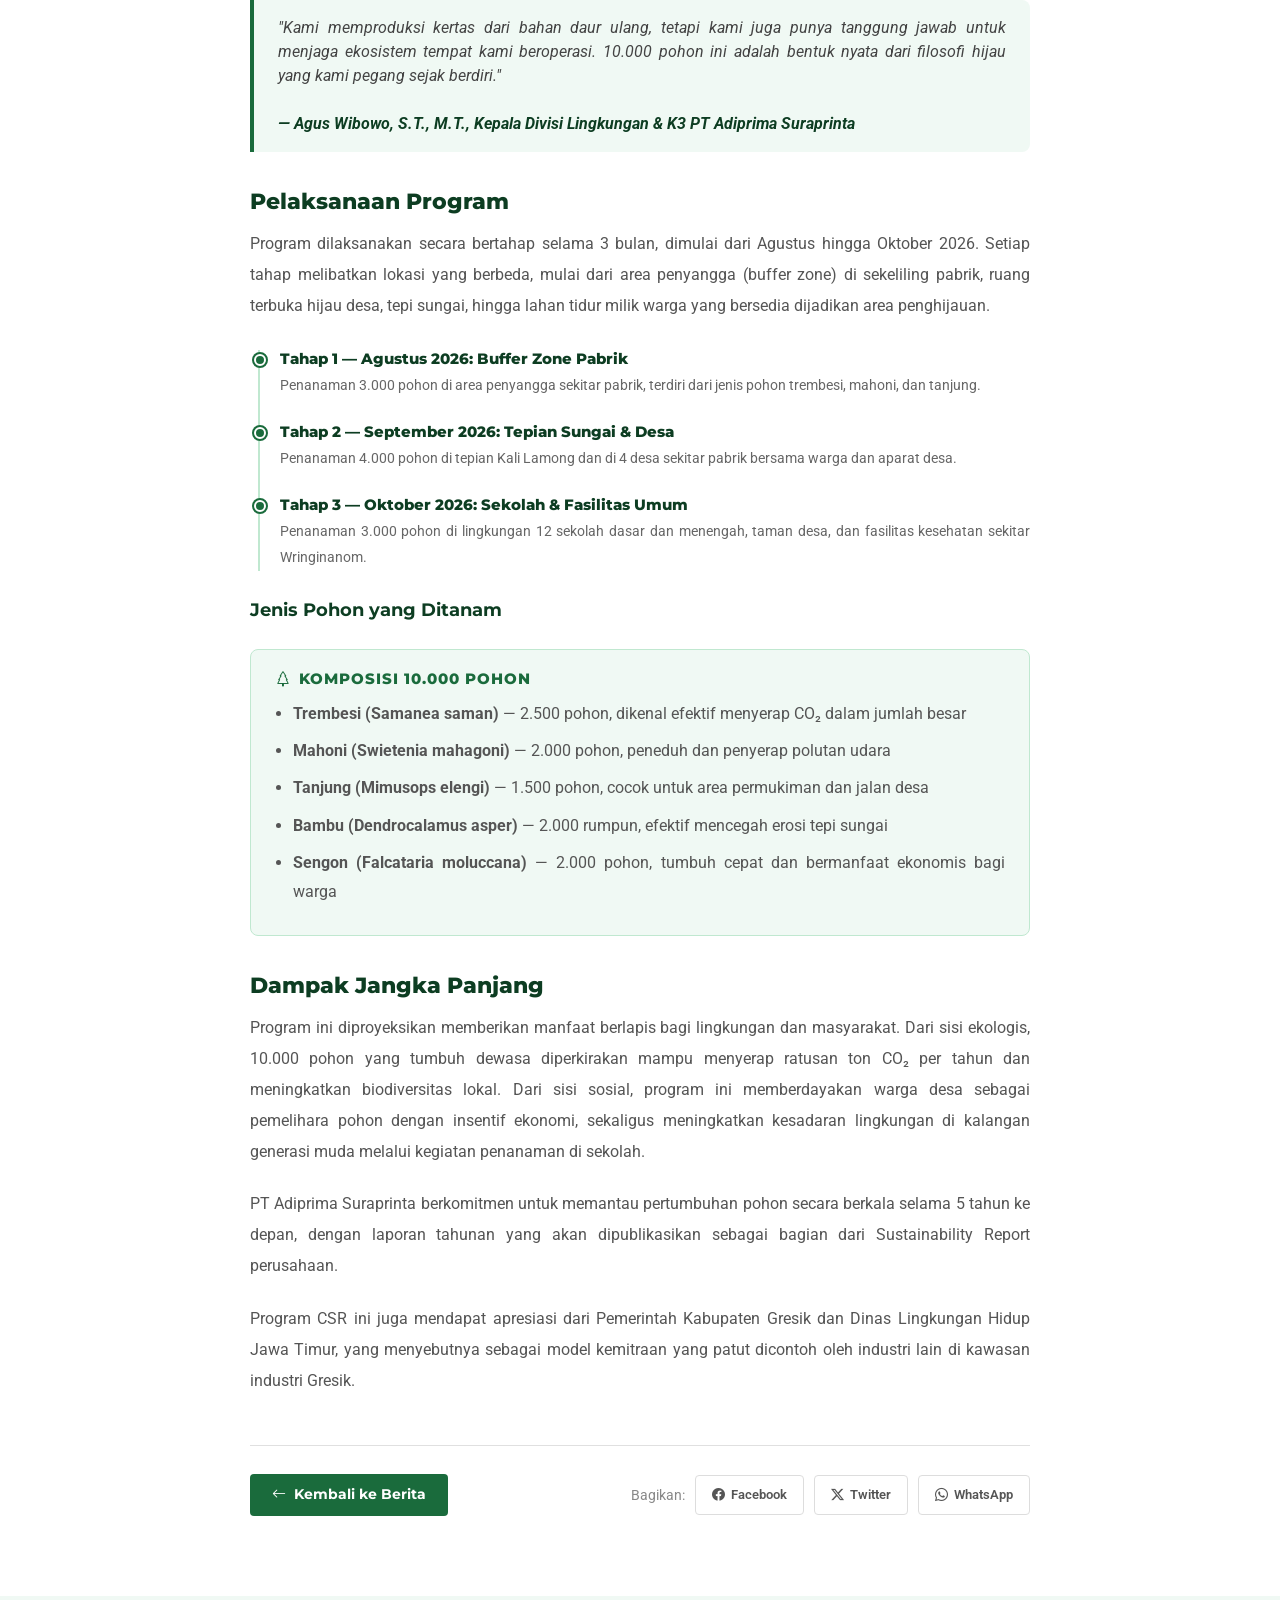
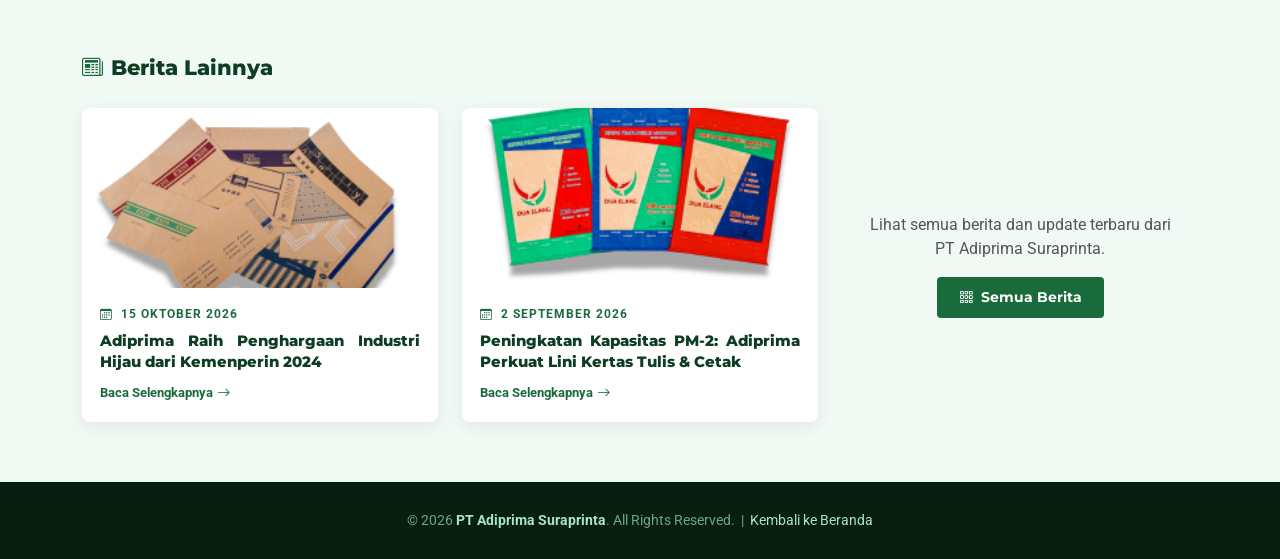
<file: Axis/berita-3.html>
<!DOCTYPE html>
<html lang="id">
<head>
  <meta charset="utf-8">
  <meta content="width=device-width, initial-scale=1.0" name="viewport">
  <title>Program CSR Tanam 10.000 Pohon - PT Adiprima Suraprinta</title>
  <meta name="description" content="PT Adiprima Suraprinta mengadakan program penanaman 10.000 pohon di sekitar kawasan pabrik Gresik sebagai wujud tanggung jawab sosial perusahaan.">
  <link href="assets/img/adiprima/logo/logo_adp.png" rel="icon">
  <link href="https://fonts.googleapis.com/css2?family=Roboto:wght@300;400;500;700&family=Montserrat:wght@300;400;500;600;700;800;900&family=Poppins:wght@300;400;500;600;700&display=swap" rel="stylesheet">
  <link href="assets/vendor/bootstrap/css/bootstrap.min.css" rel="stylesheet">
  <link href="assets/vendor/bootstrap-icons/bootstrap-icons.css" rel="stylesheet">
  <link href="assets/vendor/aos/aos.css" rel="stylesheet">
  <style>
    :root { --green:#1a6b3c; --green-dark:#0d3d22; --green-pale:#f0f9f4; --brown:#7c4f23; }
    * { box-sizing:border-box; }
    body { font-family:'Roboto',sans-serif; color:#444; margin:0; padding:0; background:#fff; }
    h1,h2,h3,h4,h5,h6 { font-family:'Montserrat',sans-serif; color:var(--green-dark); }
    a { color:var(--green); text-decoration:none; transition:.3s; }
    a:hover { color:var(--green-dark); }
    #header { position:sticky; top:0; z-index:997; background:#fff; border-bottom:3px solid var(--green); box-shadow:0 2px 20px rgba(0,0,0,0.08); padding:12px 0; }
    .brand-name { font-family:'Montserrat',sans-serif; font-size:1rem; font-weight:800; color:var(--green); }
    .brand-sub { font-size:0.6rem; color:var(--brown); font-weight:700; letter-spacing:1.5px; text-transform:uppercase; }
    .news-hero { background:linear-gradient(135deg,#0a4a1f 0%,var(--green) 60%,#2d8f54 100%); padding:60px 0 48px; position:relative; overflow:hidden; }
    .news-hero::before { content:''; position:absolute; inset:0; background:repeating-linear-gradient(-45deg,rgba(255,255,255,0.02) 0px,rgba(255,255,255,0.02) 1px,transparent 1px,transparent 40px); }
    .category-badge { display:inline-block; background:rgba(255,255,255,0.2); border:1px solid rgba(255,255,255,0.4); color:#a8e6c1; padding:5px 16px; border-radius:30px; font-size:0.75rem; font-weight:700; letter-spacing:2px; text-transform:uppercase; margin-bottom:16px; }
    .news-hero h1 { color:#fff; font-size:clamp(1.6rem,3.5vw,2.4rem); font-weight:800; line-height:1.25; margin-bottom:16px; }
    .news-hero .meta { color:#a8e6c1; font-size:0.88rem; display:flex; gap:20px; flex-wrap:wrap; }
    .news-hero .meta span { display:flex; align-items:center; gap:6px; }
    .news-content { max-width:820px; margin:0 auto; padding:52px 20px 80px; }
    .featured-img { width:100%; max-height:420px; object-fit:cover; border-radius:10px; margin-bottom:36px; box-shadow:0 12px 40px rgba(0,0,0,0.12); }
    .news-content p { font-size:1.02rem; line-height:1.9; color:#555; margin-bottom:22px; }
    .news-content h2 { font-size:1.4rem; font-weight:800; color:var(--green-dark); margin:36px 0 14px; }
    .news-content h3 { font-size:1.15rem; font-weight:700; color:var(--green-dark); margin:28px 0 12px; }
    .news-content ul, .news-content ol { padding-left:22px; margin-bottom:22px; }
    .news-content ul li, .news-content ol li { line-height:1.8; margin-bottom:8px; color:#555; font-size:1.02rem; }
    /* Justify semua teks penjelasan */
    .news-content p,
    .news-content ul li,
    .news-content ol li,
    .news-content blockquote,
    .highlight-box ul li,
    .timeline-item p,
    .onews-body h5 { text-align: justify; }

    .news-content blockquote { border-left:4px solid var(--green); padding:16px 24px; background:var(--green-pale); border-radius:0 8px 8px 0; margin:28px 0; font-style:italic; color:#444; }
    .news-content blockquote strong { color:var(--green-dark); }
    .highlight-box { background:var(--green-pale); border:1px solid #c0e8d0; border-radius:8px; padding:20px 24px; margin:28px 0; }
    .highlight-box h4 { color:var(--green); font-weight:800; margin-bottom:10px; font-size:0.95rem; text-transform:uppercase; letter-spacing:1px; }
    .stats-row { display:flex; gap:16px; flex-wrap:wrap; margin:28px 0; }
    .stat-box { flex:1; min-width:150px; background:var(--green-dark); color:#fff; border-radius:8px; padding:20px; text-align:center; }
    .stat-box .snum { font-family:'Montserrat',sans-serif; font-size:2rem; font-weight:900; color:#a8e6c1; line-height:1; }
    .stat-box .slbl { font-size:0.75rem; color:#c8f5da; margin-top:6px; text-transform:uppercase; letter-spacing:1px; }
    .article-footer { border-top:1px solid #e0e0e0; padding-top:28px; margin-top:48px; display:flex; justify-content:space-between; align-items:center; flex-wrap:wrap; gap:16px; }
    .back-btn { display:inline-flex; align-items:center; gap:8px; background:var(--green); color:#fff; padding:10px 22px; border-radius:4px; font-family:'Montserrat',sans-serif; font-weight:700; font-size:0.88rem; transition:.3s; }
    .back-btn:hover { background:var(--green-dark); color:#fff; }
    .share-btns { display:flex; gap:10px; flex-wrap:wrap; }
    .share-btn { display:inline-flex; align-items:center; gap:6px; padding:9px 16px; border-radius:4px; font-size:0.82rem; font-weight:600; transition:.3s; border:1.5px solid #ddd; color:#555; }
    .share-btn:hover { border-color:var(--green); color:var(--green); }
    .other-news { background:var(--green-pale); padding:60px 0; }
    .other-news h3 { font-weight:800; color:var(--green-dark); margin-bottom:28px; font-size:1.3rem; }
    .onews-card { background:#fff; border-radius:8px; overflow:hidden; box-shadow:0 4px 16px rgba(0,0,0,0.07); transition:.3s; height:100%; }
    .onews-card:hover { transform:translateY(-5px); box-shadow:0 12px 32px rgba(26,107,60,0.13); }
    .onews-card img { width:100%; height:180px; object-fit:cover; }
    .onews-body { padding:18px; }
    .onews-body .odate { font-size:0.72rem; color:var(--green); font-weight:700; text-transform:uppercase; letter-spacing:1px; margin-bottom:6px; display:block; }
    .onews-body h5 { font-size:0.95rem; font-weight:800; color:var(--green-dark); margin-bottom:8px; line-height:1.4; }
    .onews-body a { color:var(--green); font-size:0.83rem; font-weight:700; display:inline-flex; align-items:center; gap:4px; }
    .page-footer { background:#071e10; color:#6ea882; padding:28px 0; font-size:0.85rem; text-align:center; }
    .page-footer a { color:#a8e6c1; }
    .csr-timeline { position:relative; padding-left:30px; margin:28px 0; }
    .csr-timeline::before { content:''; position:absolute; left:8px; top:0; bottom:0; width:2px; background:#c0e8d0; }
    .timeline-item { position:relative; margin-bottom:24px; }
    .timeline-item::before { content:''; position:absolute; left:-26px; top:4px; width:12px; height:12px; background:var(--green); border-radius:50%; border:2px solid #fff; box-shadow:0 0 0 2px var(--green); }
    .timeline-item h5 { font-size:0.95rem; font-weight:800; color:var(--green-dark); margin-bottom:4px; }
    .timeline-item p { font-size:0.88rem; color:#666; margin:0; }
  </style>
</head>
<body>

  <!-- HEADER -->
  <header id="header">
    <div class="container-xl">
      <div class="d-flex align-items-center justify-content-between">
        <a href="index.html" class="d-flex align-items-center gap-2" style="text-decoration:none;">
          <img src="assets/img/adiprima/logo/logo_adp.png" alt="Logo" style="height:40px;width:auto;">
          <div>
            <div class="brand-name">PT Adiprima Suraprinta</div>
            <div class="brand-sub">Industri Kertas &amp; Pengolahan Kayu</div>
          </div>
        </a>
        <a href="index.html#news" class="back-btn" style="font-size:0.82rem;">
          <i class="bi bi-arrow-left"></i> Kembali ke Berita
        </a>
      </div>
    </div>
  </header>

  <!-- HERO -->
  <div class="news-hero">
    <div class="container-xl" style="position:relative;z-index:2;">
      <span class="category-badge"><i class="bi bi-tree-fill me-1"></i> CSR &amp; Lingkungan</span>
      <h1>Program CSR: Tanam 10.000 Pohon di Gresik<br>untuk Jaga Lingkungan</h1>
      <div class="meta">
        <span><i class="bi bi-calendar3"></i> 10 Agustus 2026</span>
        <span><i class="bi bi-person"></i> Tim CSR Adiprima</span>
        <span><i class="bi bi-clock"></i> 4 menit baca</span>
      </div>
    </div>
  </div>

  <!-- CONTENT -->
  <div class="news-content">

    <img src="assets/img/adiprima/about/1.jpg" alt="Program CSR Penanaman Pohon Adiprima" class="featured-img">

    <p>
      <strong>Gresik, 10 Agustus 2026</strong> — PT Adiprima Suraprinta secara resmi meluncurkan <strong>Program CSR Penanaman 10.000 Pohon</strong> di kawasan sekitar pabrik dan desa-desa tetangga di wilayah Wringinanom, Gresik. Program ini merupakan bagian dari komitmen jangka panjang perusahaan terhadap pelestarian lingkungan dan pemberdayaan masyarakat lokal.
    </p>

    <p>
      Sebagai perusahaan yang menggunakan 100% bahan baku daur ulang dalam proses produksinya, PT Adiprima Suraprinta sadar bahwa kontribusi terhadap lingkungan tidak cukup hanya berhenti pada efisiensi proses produksi. Penanaman pohon secara massal ini merupakan langkah konkret dalam mengembalikan keseimbangan ekosistem dan meningkatkan kualitas udara di sekitar wilayah operasional pabrik.
    </p>

    <div class="stats-row">
      <div class="stat-box">
        <div class="snum">10.000</div>
        <div class="slbl">Pohon Ditanam</div>
      </div>
      <div class="stat-box">
        <div class="snum">6</div>
        <div class="slbl">Desa Partisipan</div>
      </div>
      <div class="stat-box">
        <div class="snum">500+</div>
        <div class="slbl">Relawan Terlibat</div>
      </div>
    </div>

    <h2>Latar Belakang Program</h2>

    <p>
      Program penanaman pohon ini lahir dari hasil assessment lingkungan yang dilakukan tim HSE (Health, Safety &amp; Environment) PT Adiprima Suraprinta bersama konsultan lingkungan independen. Studi tersebut mengidentifikasi bahwa beberapa wilayah di sekitar pabrik mengalami penurunan tutupan vegetasi akibat konversi lahan selama satu dekade terakhir.
    </p>

    <p>
      Merespons temuan ini, manajemen perusahaan memutuskan untuk mengalokasikan anggaran CSR yang signifikan untuk program revegetasi skala besar, yang melibatkan tidak hanya karyawan perusahaan, tetapi juga komunitas lokal, pelajar dari sekolah sekitar, dan pemerintah desa setempat.
    </p>

    <blockquote>
      "Kami memproduksi kertas dari bahan daur ulang, tetapi kami juga punya tanggung jawab untuk menjaga ekosistem tempat kami beroperasi. 10.000 pohon ini adalah bentuk nyata dari filosofi hijau yang kami pegang sejak berdiri."
      <br><br>
      <strong>— Agus Wibowo, S.T., M.T., Kepala Divisi Lingkungan &amp; K3 PT Adiprima Suraprinta</strong>
    </blockquote>

    <h2>Pelaksanaan Program</h2>

    <p>
      Program dilaksanakan secara bertahap selama 3 bulan, dimulai dari Agustus hingga Oktober 2026. Setiap tahap melibatkan lokasi yang berbeda, mulai dari area penyangga (buffer zone) di sekeliling pabrik, ruang terbuka hijau desa, tepi sungai, hingga lahan tidur milik warga yang bersedia dijadikan area penghijauan.
    </p>

    <div class="csr-timeline">
      <div class="timeline-item">
        <h5>Tahap 1 — Agustus 2026: Buffer Zone Pabrik</h5>
        <p>Penanaman 3.000 pohon di area penyangga sekitar pabrik, terdiri dari jenis pohon trembesi, mahoni, dan tanjung.</p>
      </div>
      <div class="timeline-item">
        <h5>Tahap 2 — September 2026: Tepian Sungai &amp; Desa</h5>
        <p>Penanaman 4.000 pohon di tepian Kali Lamong dan di 4 desa sekitar pabrik bersama warga dan aparat desa.</p>
      </div>
      <div class="timeline-item">
        <h5>Tahap 3 — Oktober 2026: Sekolah &amp; Fasilitas Umum</h5>
        <p>Penanaman 3.000 pohon di lingkungan 12 sekolah dasar dan menengah, taman desa, dan fasilitas kesehatan sekitar Wringinanom.</p>
      </div>
    </div>

    <h3>Jenis Pohon yang Ditanam</h3>

    <div class="highlight-box">
      <h4><i class="bi bi-tree me-2"></i>Komposisi 10.000 Pohon</h4>
      <ul style="margin:0;padding-left:18px;">
        <li><strong>Trembesi (Samanea saman)</strong> — 2.500 pohon, dikenal efektif menyerap CO₂ dalam jumlah besar</li>
        <li><strong>Mahoni (Swietenia mahagoni)</strong> — 2.000 pohon, peneduh dan penyerap polutan udara</li>
        <li><strong>Tanjung (Mimusops elengi)</strong> — 1.500 pohon, cocok untuk area permukiman dan jalan desa</li>
        <li><strong>Bambu (Dendrocalamus asper)</strong> — 2.000 rumpun, efektif mencegah erosi tepi sungai</li>
        <li><strong>Sengon (Falcataria moluccana)</strong> — 2.000 pohon, tumbuh cepat dan bermanfaat ekonomis bagi warga</li>
      </ul>
    </div>

    <h2>Dampak Jangka Panjang</h2>

    <p>
      Program ini diproyeksikan memberikan manfaat berlapis bagi lingkungan dan masyarakat. Dari sisi ekologis, 10.000 pohon yang tumbuh dewasa diperkirakan mampu menyerap ratusan ton CO₂ per tahun dan meningkatkan biodiversitas lokal. Dari sisi sosial, program ini memberdayakan warga desa sebagai pemelihara pohon dengan insentif ekonomi, sekaligus meningkatkan kesadaran lingkungan di kalangan generasi muda melalui kegiatan penanaman di sekolah.
    </p>

    <p>
      PT Adiprima Suraprinta berkomitmen untuk memantau pertumbuhan pohon secara berkala selama 5 tahun ke depan, dengan laporan tahunan yang akan dipublikasikan sebagai bagian dari Sustainability Report perusahaan.
    </p>

    <p>
      Program CSR ini juga mendapat apresiasi dari Pemerintah Kabupaten Gresik dan Dinas Lingkungan Hidup Jawa Timur, yang menyebutnya sebagai model kemitraan yang patut dicontoh oleh industri lain di kawasan industri Gresik.
    </p>

    <div class="article-footer">
      <a href="index.html#news" class="back-btn">
        <i class="bi bi-arrow-left"></i> Kembali ke Berita
      </a>
      <div class="share-btns">
        <span style="font-size:0.85rem;color:#888;align-self:center;">Bagikan:</span>
        <a href="https://web.facebook.com/adiprimasuraprinta" target="_blank" rel="noopener" class="share-btn"><i class="bi bi-facebook"></i> Facebook</a>
        <a href="https://twitter.com/intent/tweet?text=Program+CSR+Adiprima+Tanam+10.000+Pohon+di+Gresik" target="_blank" rel="noopener" class="share-btn"><i class="bi bi-twitter-x"></i> Twitter</a>
        <a href="https://wa.me/6283854463246" target="_blank" rel="noopener" class="share-btn"><i class="bi bi-whatsapp"></i> WhatsApp</a>
      </div>
    </div>
  </div>

  <!-- BERITA LAINNYA -->
  <div class="other-news">
    <div class="container-xl">
      <h3><i class="bi bi-newspaper me-2" style="color:var(--green);"></i>Berita Lainnya</h3>
      <div class="row gy-4">
        <div class="col-lg-4 col-md-6">
          <div class="onews-card">
            <img src="assets/img/adiprima/product/4.png" alt="Berita 1">
            <div class="onews-body">
              <span class="odate"><i class="bi bi-calendar3 me-1"></i> 15 Oktober 2026</span>
              <h5>Adiprima Raih Penghargaan Industri Hijau dari Kemenperin 2024</h5>
              <a href="berita-1.html">Baca Selengkapnya <i class="bi bi-arrow-right"></i></a>
            </div>
          </div>
        </div>
        <div class="col-lg-4 col-md-6">
          <div class="onews-card">
            <img src="assets/img/adiprima/product/5.png" alt="Berita 2">
            <div class="onews-body">
              <span class="odate"><i class="bi bi-calendar3 me-1"></i> 2 September 2026</span>
              <h5>Peningkatan Kapasitas PM-2: Adiprima Perkuat Lini Kertas Tulis &amp; Cetak</h5>
              <a href="berita-2.html">Baca Selengkapnya <i class="bi bi-arrow-right"></i></a>
            </div>
          </div>
        </div>
        <div class="col-lg-4 col-md-6 d-flex align-items-center">
          <div style="text-align:center;width:100%;padding:20px;">
            <p style="color:#555;margin-bottom:16px;">Lihat semua berita dan update terbaru dari PT Adiprima Suraprinta.</p>
            <a href="index.html#news" class="back-btn" style="justify-content:center;">
              <i class="bi bi-grid-3x3-gap"></i> Semua Berita
            </a>
          </div>
        </div>
      </div>
    </div>
  </div>

  <footer class="page-footer">
    <div class="container-xl">
      <p style="margin:0;">© 2026 <strong style="color:#a8e6c1;">PT Adiprima Suraprinta</strong>. All Rights Reserved. &nbsp;|&nbsp; <a href="index.html">Kembali ke Beranda</a></p>
    </div>
  </footer>

  <script src="assets/vendor/bootstrap/js/bootstrap.bundle.min.js"></script>
  <script src="assets/vendor/aos/aos.js"></script>
  <script>AOS.init({ once:true });</script>
</body>
</html>
</file>
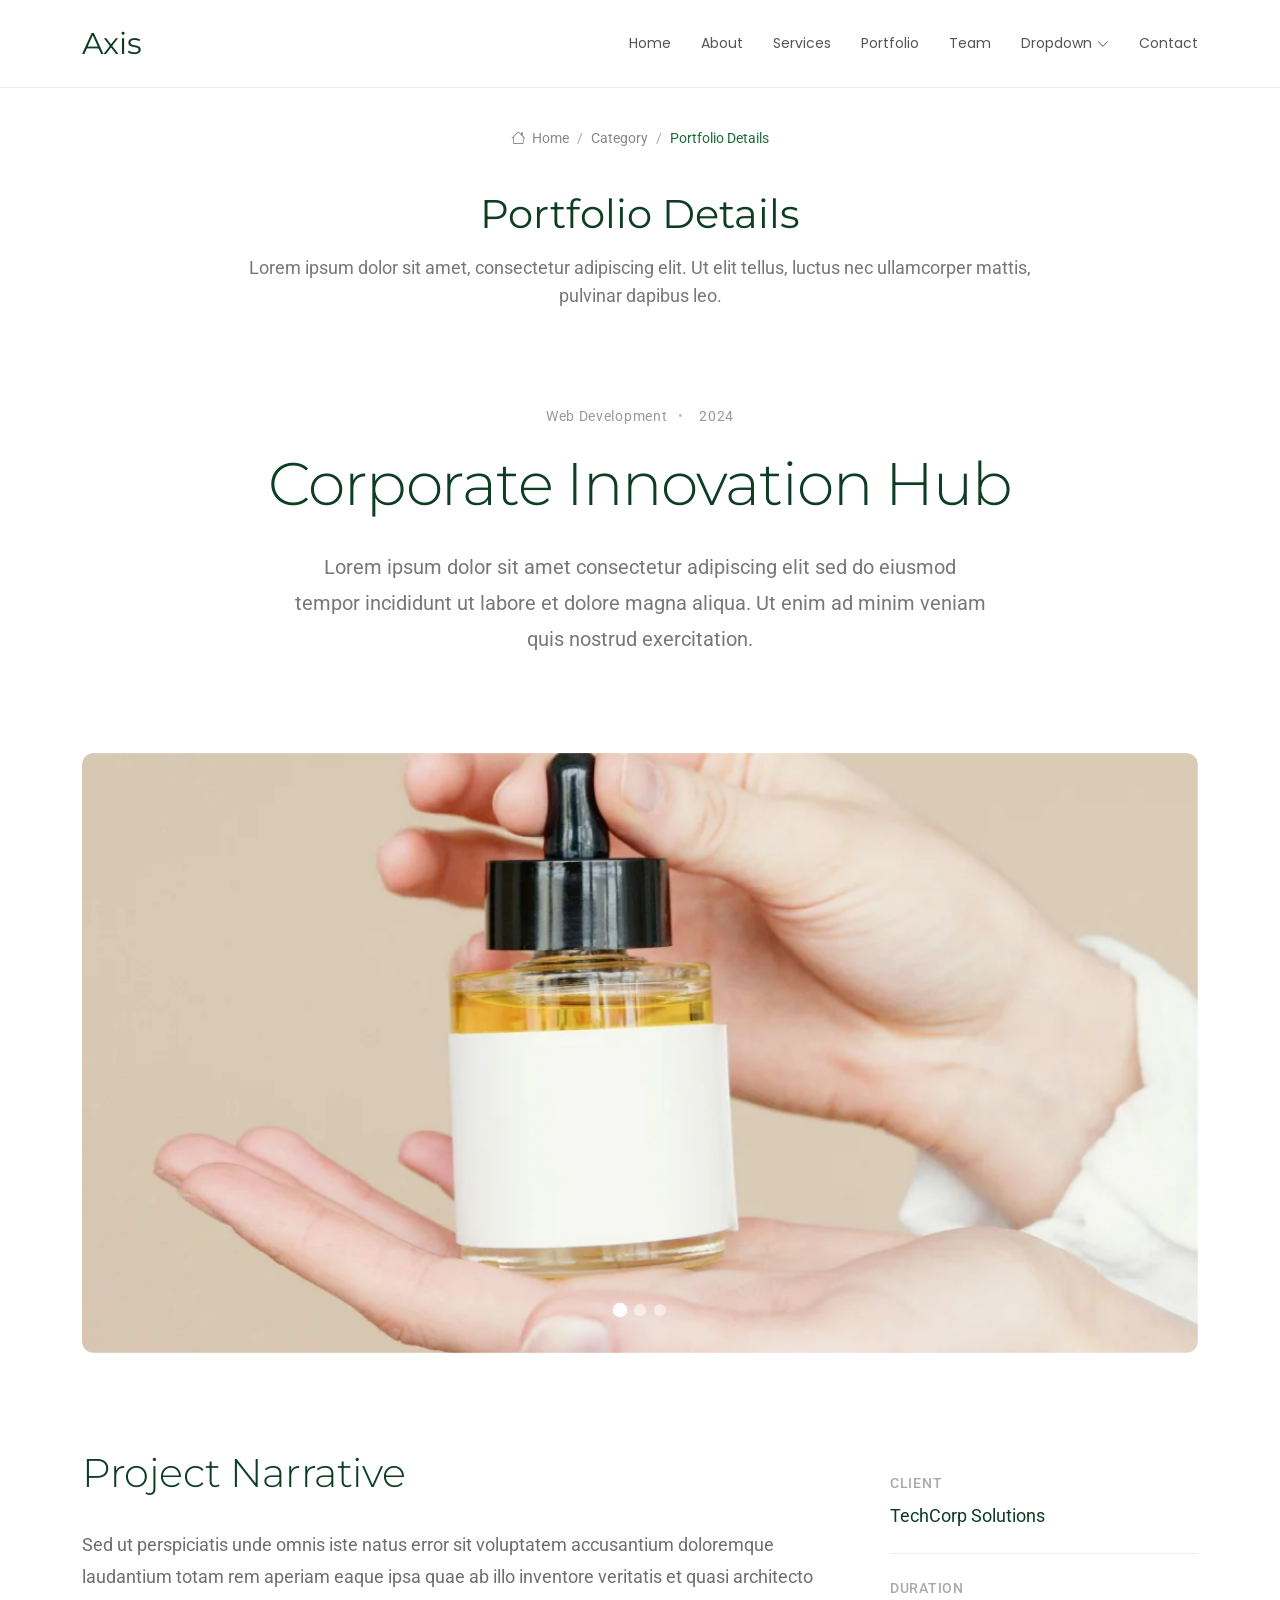
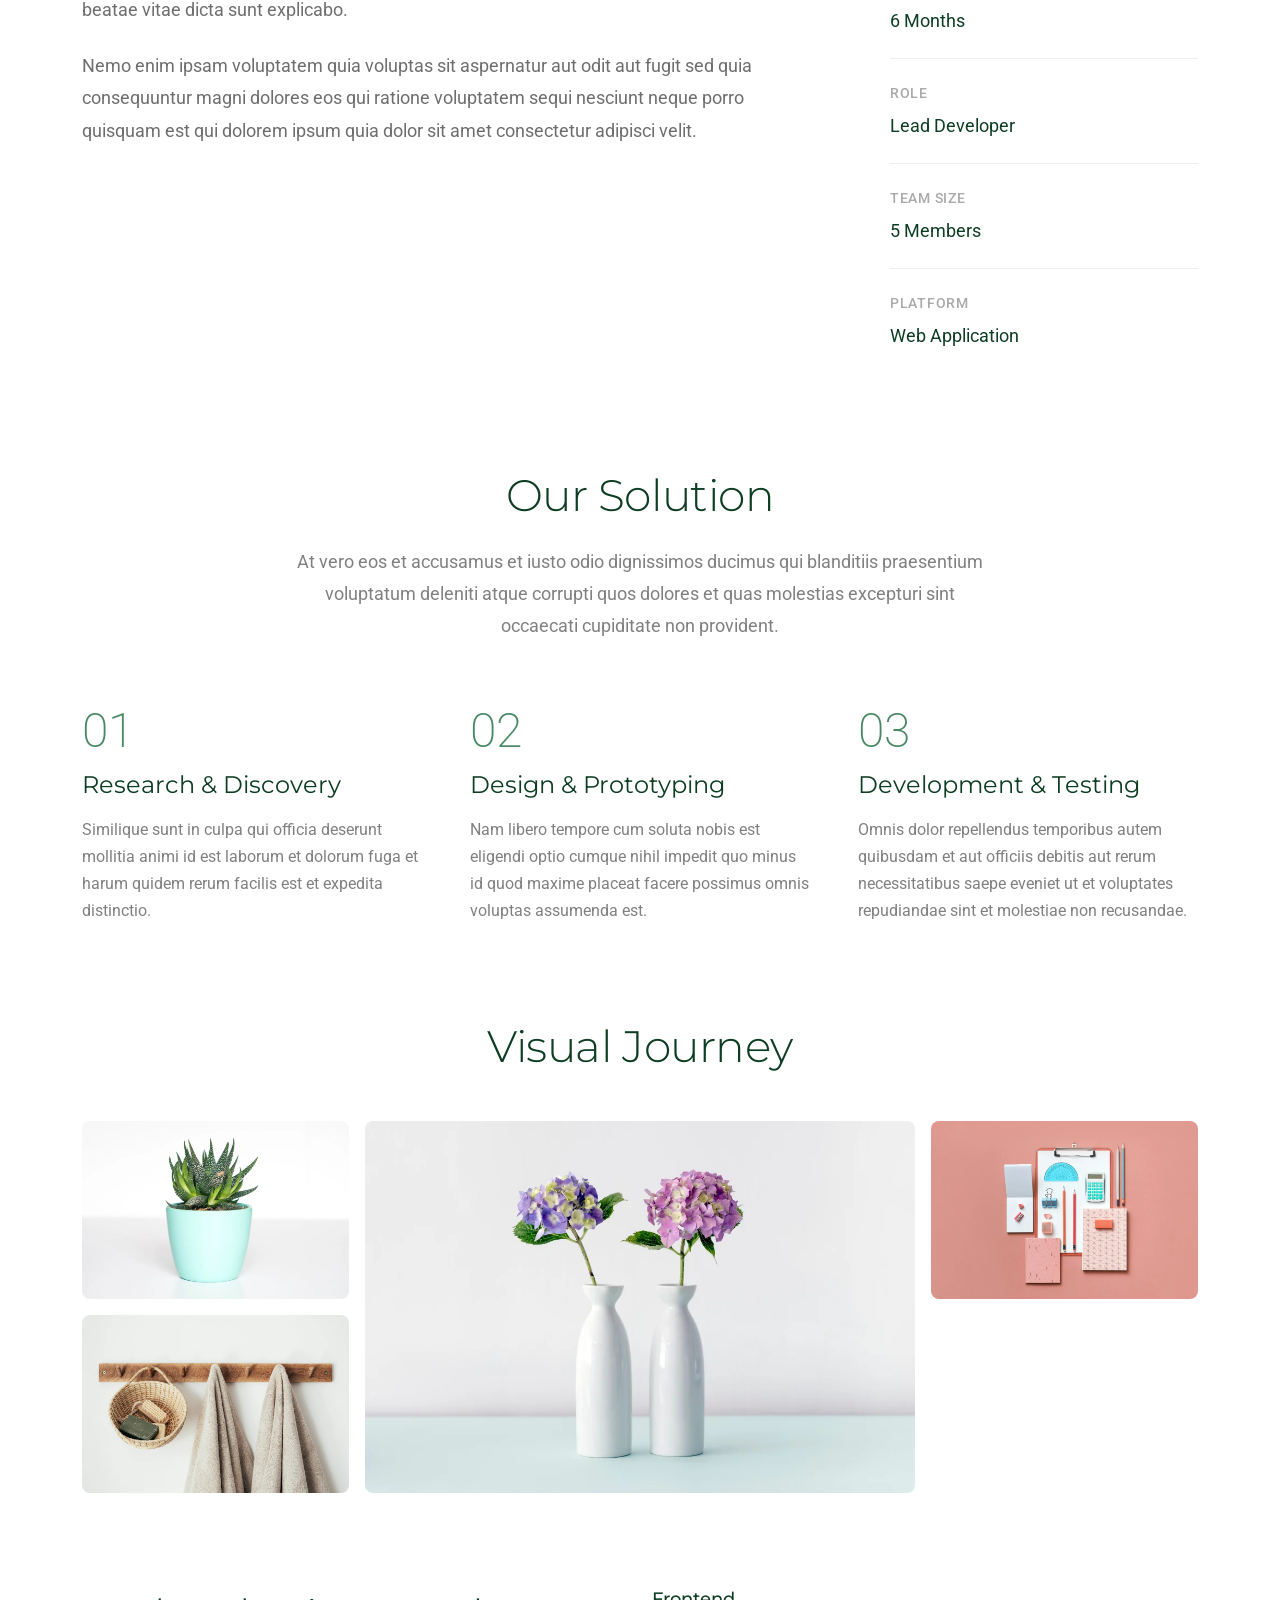
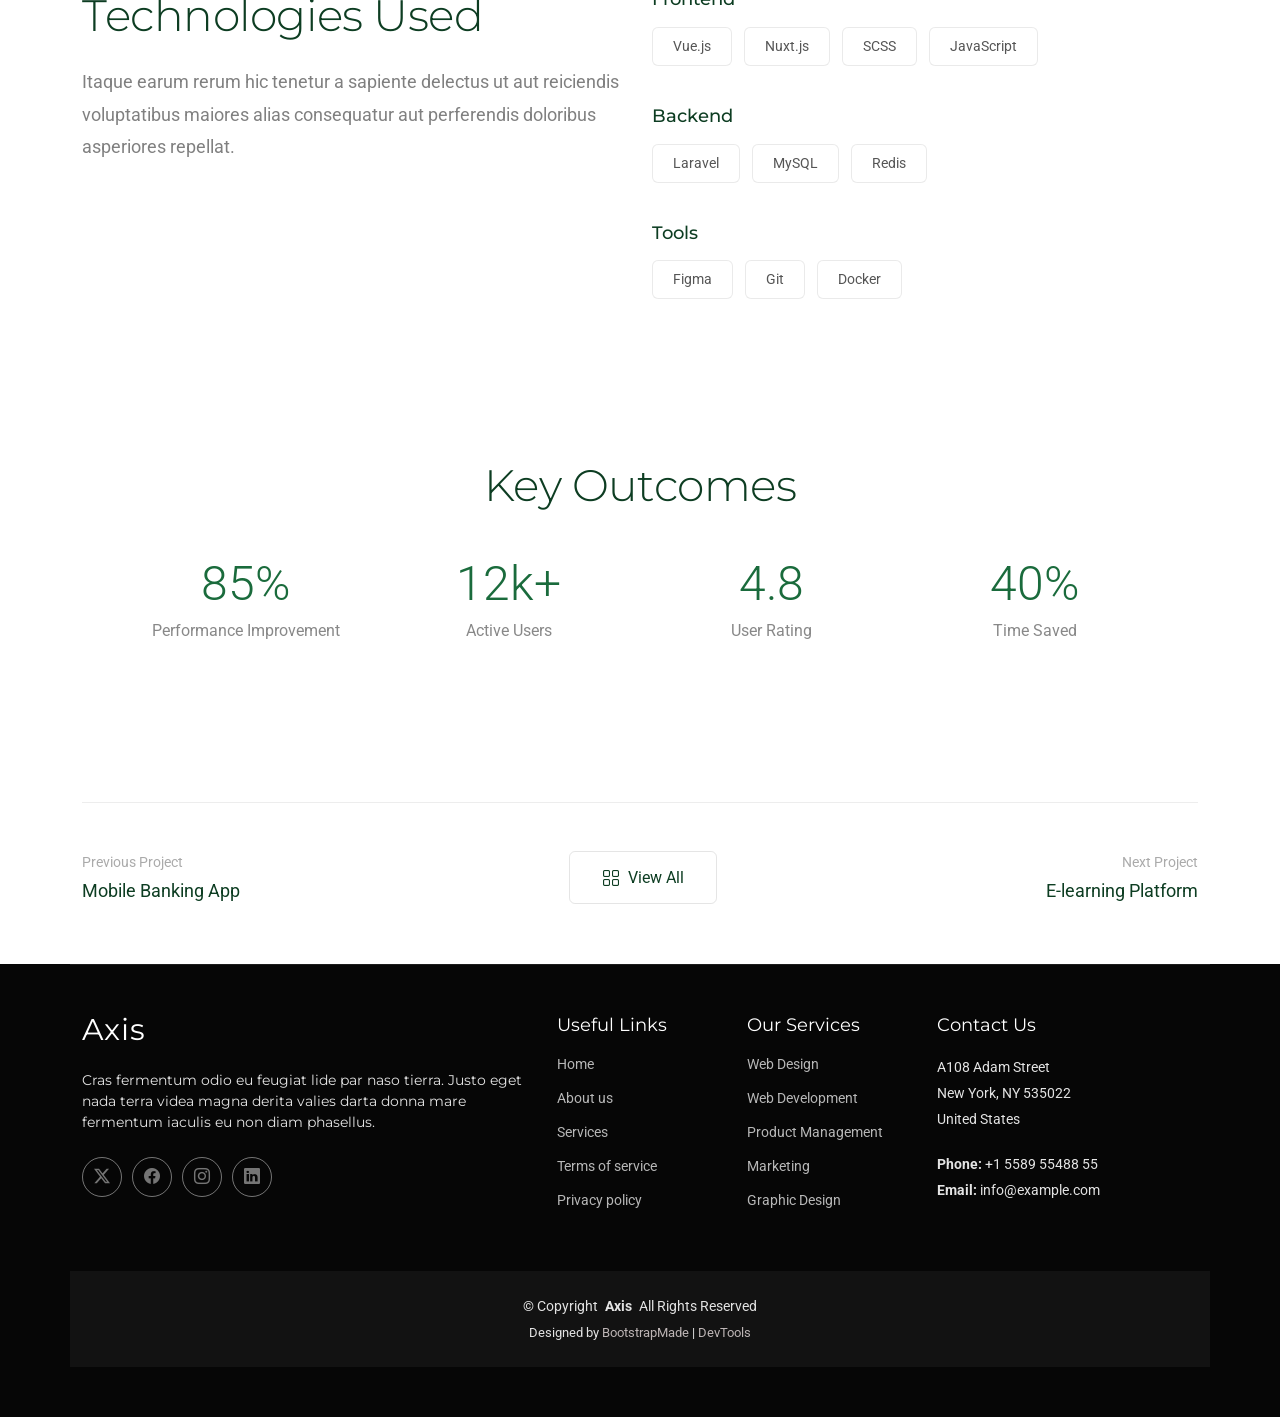
<file: Axis/portfolio-details.html>
<!DOCTYPE html>
<html lang="en">

<head>
  <meta charset="utf-8">
  <meta content="width=device-width, initial-scale=1.0" name="viewport">
  <title>Portfolio Details - Axis Bootstrap Template</title>
  <meta name="description" content="">
  <meta name="keywords" content="">

  <!-- Favicons -->
  <link href="assets/img/favicon.png" rel="icon">
  <link href="assets/img/apple-touch-icon.png" rel="apple-touch-icon">

  <!-- Fonts -->
  <link href="https://fonts.googleapis.com" rel="preconnect">
  <link href="https://fonts.gstatic.com" rel="preconnect" crossorigin>
  <link href="https://fonts.googleapis.com/css2?family=Roboto:ital,wght@0,100;0,300;0,400;0,500;0,700;0,900;1,100;1,300;1,400;1,500;1,700;1,900&family=Montserrat:ital,wght@0,100;0,200;0,300;0,400;0,500;0,600;0,700;0,800;0,900;1,100;1,200;1,300;1,400;1,500;1,600;1,700;1,800;1,900&family=Poppins:ital,wght@0,100;0,200;0,300;0,400;0,500;0,600;0,700;0,800;0,900;1,100;1,200;1,300;1,400;1,500;1,600;1,700;1,800;1,900&display=swap" rel="stylesheet">

  <!-- Vendor CSS Files -->
  <link href="assets/vendor/bootstrap/css/bootstrap.min.css" rel="stylesheet">
  <link href="assets/vendor/bootstrap-icons/bootstrap-icons.css" rel="stylesheet">
  <link href="assets/vendor/aos/aos.css" rel="stylesheet">
  <link href="assets/vendor/glightbox/css/glightbox.min.css" rel="stylesheet">
  <link href="assets/vendor/swiper/swiper-bundle.min.css" rel="stylesheet">

  <!-- Main CSS File -->
  <link href="assets/css/main.css" rel="stylesheet">

  <!-- =======================================================
  * Template Name: Axis
  * Template URL: https://bootstrapmade.com/axis-bootstrap-corporate-template/
  * Updated: Sep 13 2025 with Bootstrap v5.3.8
  * Author: BootstrapMade.com
  * License: https://bootstrapmade.com/license/
  ======================================================== -->
</head>

<body class="portfolio-details-page">

  <header id="header" class="header d-flex align-items-center sticky-top">
    <div class="container-fluid container-xl position-relative d-flex align-items-center justify-content-between">

      <a href="index.html" class="logo d-flex align-items-center">
        <!-- Uncomment the line below if you also wish to use an image logo -->
        <!-- <img src="assets/img/logo.webp" alt=""> -->
        <h1 class="sitename">Axis</h1>
      </a>

      <nav id="navmenu" class="navmenu">
        <ul>
          <li><a href="#hero">Home</a></li>
          <li><a href="#about">About</a></li>
          <li><a href="#services">Services</a></li>
          <li><a href="#portfolio">Portfolio</a></li>
          <li><a href="#team">Team</a></li>
          <li class="dropdown"><a href="#"><span>Dropdown</span> <i class="bi bi-chevron-down toggle-dropdown"></i></a>
            <ul>
              <li><a href="#">Dropdown 1</a></li>
              <li class="dropdown"><a href="#"><span>Deep Dropdown</span> <i class="bi bi-chevron-down toggle-dropdown"></i></a>
                <ul>
                  <li><a href="#">Deep Dropdown 1</a></li>
                  <li><a href="#">Deep Dropdown 2</a></li>
                  <li><a href="#">Deep Dropdown 3</a></li>
                  <li><a href="#">Deep Dropdown 4</a></li>
                  <li><a href="#">Deep Dropdown 5</a></li>
                </ul>
              </li>
              <li><a href="#">Dropdown 2</a></li>
              <li><a href="#">Dropdown 3</a></li>
              <li><a href="#">Dropdown 4</a></li>
            </ul>
          </li>
          <li><a href="#contact">Contact</a></li>
        </ul>
        <i class="mobile-nav-toggle d-xl-none bi bi-list"></i>
      </nav>

    </div>
  </header>

  <main class="main">

    <!-- Page Title -->
    <div class="page-title">
      <div class="breadcrumbs">
        <nav aria-label="breadcrumb">
          <ol class="breadcrumb">
            <li class="breadcrumb-item"><a href="#"><i class="bi bi-house"></i> Home</a></li>
            <li class="breadcrumb-item"><a href="#">Category</a></li>
            <li class="breadcrumb-item active current">Portfolio Details</li>
          </ol>
        </nav>
      </div>

      <div class="title-wrapper">
        <h1>Portfolio Details</h1>
        <p>Lorem ipsum dolor sit amet, consectetur adipiscing elit. Ut elit tellus, luctus nec ullamcorper mattis, pulvinar dapibus leo.</p>
      </div>
    </div><!-- End Page Title -->

    <!-- Portfolio Details Section -->
    <section id="portfolio-details" class="portfolio-details section">

      <div class="container" data-aos="fade-up" data-aos-delay="100">

        <div class="project-intro">
          <div class="intro-content" data-aos="fade-up">
            <div class="project-meta">
              <span class="project-type">Web Development</span>
              <span class="project-year">2024</span>
            </div>
            <h1 class="project-title">Corporate Innovation Hub</h1>
            <p class="project-description">Lorem ipsum dolor sit amet consectetur adipiscing elit sed do eiusmod tempor incididunt ut labore et dolore magna aliqua. Ut enim ad minim veniam quis nostrud exercitation.</p>
          </div>
        </div>

        <div class="project-showcase" data-aos="fade-up" data-aos-delay="200">
          <div class="showcase-slider swiper init-swiper">
            <script type="application/json" class="swiper-config">
              {
                "loop": true,
                "speed": 800,
                "autoplay": {
                  "delay": 5000
                },
                "effect": "fade",
                "fadeEffect": {
                  "crossFade": true
                },
                "slidesPerView": 1,
                "pagination": {
                  "el": ".swiper-pagination",
                  "type": "bullets",
                  "clickable": true
                }
              }
            </script>
            <div class="swiper-wrapper">
              <div class="swiper-slide">
                <img src="assets/img/portfolio/portfolio-1.webp" alt="Project showcase" class="img-fluid" loading="lazy">
              </div>
              <div class="swiper-slide">
                <img src="assets/img/portfolio/portfolio-6.webp" alt="Project showcase" class="img-fluid" loading="lazy">
              </div>
              <div class="swiper-slide">
                <img src="assets/img/portfolio/portfolio-9.webp" alt="Project showcase" class="img-fluid" loading="lazy">
              </div>
            </div>
            <div class="swiper-pagination"></div>
          </div>
        </div>

        <div class="project-details-grid">
          <div class="row">
            <div class="col-lg-8" data-aos="fade-up" data-aos-delay="100">
              <div class="project-narrative">
                <h2>Project Narrative</h2>
                <p>Sed ut perspiciatis unde omnis iste natus error sit voluptatem accusantium doloremque laudantium totam rem aperiam eaque ipsa quae ab illo inventore veritatis et quasi architecto beatae vitae dicta sunt explicabo.</p>
                <p>Nemo enim ipsam voluptatem quia voluptas sit aspernatur aut odit aut fugit sed quia consequuntur magni dolores eos qui ratione voluptatem sequi nesciunt neque porro quisquam est qui dolorem ipsum quia dolor sit amet consectetur adipisci velit.</p>
              </div>
            </div>
            <div class="col-lg-4" data-aos="fade-up" data-aos-delay="200">
              <div class="project-info">
                <div class="info-block">
                  <div class="info-label">Client</div>
                  <div class="info-value">TechCorp Solutions</div>
                </div>
                <div class="info-block">
                  <div class="info-label">Duration</div>
                  <div class="info-value">6 Months</div>
                </div>
                <div class="info-block">
                  <div class="info-label">Role</div>
                  <div class="info-value">Lead Developer</div>
                </div>
                <div class="info-block">
                  <div class="info-label">Team Size</div>
                  <div class="info-value">5 Members</div>
                </div>
                <div class="info-block">
                  <div class="info-label">Platform</div>
                  <div class="info-value">Web Application</div>
                </div>
              </div>
            </div>
          </div>
        </div>

        <div class="solution-approach" data-aos="fade-up" data-aos-delay="100">
          <div class="approach-header">
            <h2>Our Solution</h2>
            <p>At vero eos et accusamus et iusto odio dignissimos ducimus qui blanditiis praesentium voluptatum deleniti atque corrupti quos dolores et quas molestias excepturi sint occaecati cupiditate non provident.</p>
          </div>

          <div class="approach-steps">
            <div class="step-item" data-aos="fade-up" data-aos-delay="150">
              <div class="step-number">01</div>
              <h3>Research &amp; Discovery</h3>
              <p>Similique sunt in culpa qui officia deserunt mollitia animi id est laborum et dolorum fuga et harum quidem rerum facilis est et expedita distinctio.</p>
            </div>
            <div class="step-item" data-aos="fade-up" data-aos-delay="200">
              <div class="step-number">02</div>
              <h3>Design &amp; Prototyping</h3>
              <p>Nam libero tempore cum soluta nobis est eligendi optio cumque nihil impedit quo minus id quod maxime placeat facere possimus omnis voluptas assumenda est.</p>
            </div>
            <div class="step-item" data-aos="fade-up" data-aos-delay="250">
              <div class="step-number">03</div>
              <h3>Development &amp; Testing</h3>
              <p>Omnis dolor repellendus temporibus autem quibusdam et aut officiis debitis aut rerum necessitatibus saepe eveniet ut et voluptates repudiandae sint et molestiae non recusandae.</p>
            </div>
          </div>
        </div>

        <div class="project-gallery" data-aos="fade-up" data-aos-delay="100">
          <h2>Visual Journey</h2>
          <div class="gallery-grid">
            <div class="gallery-item" data-aos="fade-up" data-aos-delay="150">
              <img src="assets/img/portfolio/portfolio-2.webp" alt="Design process" class="img-fluid glightbox" loading="lazy">
            </div>
            <div class="gallery-item featured" data-aos="fade-up" data-aos-delay="200">
              <img src="assets/img/portfolio/portfolio-10.webp" alt="Design process" class="img-fluid glightbox" loading="lazy">
            </div>
            <div class="gallery-item" data-aos="fade-up" data-aos-delay="250">
              <img src="assets/img/portfolio/portfolio-4.webp" alt="Design process" class="img-fluid glightbox" loading="lazy">
            </div>
            <div class="gallery-item" data-aos="fade-up" data-aos-delay="300">
              <img src="assets/img/portfolio/portfolio-11.webp" alt="Design process" class="img-fluid glightbox" loading="lazy">
            </div>
          </div>
        </div>

        <div class="technologies-used" data-aos="fade-up" data-aos-delay="100">
          <div class="row">
            <div class="col-lg-6">
              <h2>Technologies Used</h2>
              <p>Itaque earum rerum hic tenetur a sapiente delectus ut aut reiciendis voluptatibus maiores alias consequatur aut perferendis doloribus asperiores repellat.</p>
            </div>
            <div class="col-lg-6">
              <div class="tech-stack">
                <div class="tech-group" data-aos="fade-up" data-aos-delay="150">
                  <h4>Frontend</h4>
                  <div class="tech-tags">
                    <span class="tech-tag">Vue.js</span>
                    <span class="tech-tag">Nuxt.js</span>
                    <span class="tech-tag">SCSS</span>
                    <span class="tech-tag">JavaScript</span>
                  </div>
                </div>
                <div class="tech-group" data-aos="fade-up" data-aos-delay="200">
                  <h4>Backend</h4>
                  <div class="tech-tags">
                    <span class="tech-tag">Laravel</span>
                    <span class="tech-tag">MySQL</span>
                    <span class="tech-tag">Redis</span>
                  </div>
                </div>
                <div class="tech-group" data-aos="fade-up" data-aos-delay="250">
                  <h4>Tools</h4>
                  <div class="tech-tags">
                    <span class="tech-tag">Figma</span>
                    <span class="tech-tag">Git</span>
                    <span class="tech-tag">Docker</span>
                  </div>
                </div>
              </div>
            </div>
          </div>
        </div>

        <div class="project-outcomes" data-aos="fade-up" data-aos-delay="100">
          <div class="outcomes-header">
            <h2>Key Outcomes</h2>
          </div>
          <div class="outcomes-grid">
            <div class="outcome-card" data-aos="fade-up" data-aos-delay="150">
              <div class="outcome-stat">85%</div>
              <div class="outcome-label">Performance Improvement</div>
            </div>
            <div class="outcome-card" data-aos="fade-up" data-aos-delay="200">
              <div class="outcome-stat">12k+</div>
              <div class="outcome-label">Active Users</div>
            </div>
            <div class="outcome-card" data-aos="fade-up" data-aos-delay="250">
              <div class="outcome-stat">4.8</div>
              <div class="outcome-label">User Rating</div>
            </div>
            <div class="outcome-card" data-aos="fade-up" data-aos-delay="300">
              <div class="outcome-stat">40%</div>
              <div class="outcome-label">Time Saved</div>
            </div>
          </div>
        </div>

        <div class="project-navigation" data-aos="fade-up" data-aos-delay="200">
          <div class="nav-container">
            <a href="#" class="nav-item prev">
              <span class="nav-label">Previous Project</span>
              <span class="nav-title">Mobile Banking App</span>
            </a>
            <a href="#" class="nav-item center">
              <i class="bi bi-grid"></i>
              <span>View All</span>
            </a>
            <a href="#" class="nav-item next">
              <span class="nav-label">Next Project</span>
              <span class="nav-title">E-learning Platform</span>
            </a>
          </div>
        </div>

      </div>

    </section><!-- /Portfolio Details Section -->

  </main>

  <footer id="footer" class="footer dark-background">

    <div class="container footer-top">
      <div class="row gy-4">
        <div class="col-lg-5 col-md-12 footer-about">
          <a href="index.html" class="logo d-flex align-items-center">
            <span class="sitename">Axis</span>
          </a>
          <p>Cras fermentum odio eu feugiat lide par naso tierra. Justo eget nada terra videa magna derita valies darta donna mare fermentum iaculis eu non diam phasellus.</p>
          <div class="social-links d-flex mt-4">
            <a href=""><i class="bi bi-twitter-x"></i></a>
            <a href=""><i class="bi bi-facebook"></i></a>
            <a href=""><i class="bi bi-instagram"></i></a>
            <a href=""><i class="bi bi-linkedin"></i></a>
          </div>
        </div>

        <div class="col-lg-2 col-6 footer-links">
          <h4>Useful Links</h4>
          <ul>
            <li><a href="#">Home</a></li>
            <li><a href="#">About us</a></li>
            <li><a href="#">Services</a></li>
            <li><a href="#">Terms of service</a></li>
            <li><a href="#">Privacy policy</a></li>
          </ul>
        </div>

        <div class="col-lg-2 col-6 footer-links">
          <h4>Our Services</h4>
          <ul>
            <li><a href="#">Web Design</a></li>
            <li><a href="#">Web Development</a></li>
            <li><a href="#">Product Management</a></li>
            <li><a href="#">Marketing</a></li>
            <li><a href="#">Graphic Design</a></li>
          </ul>
        </div>

        <div class="col-lg-3 col-md-12 footer-contact text-center text-md-start">
          <h4>Contact Us</h4>
          <p>A108 Adam Street</p>
          <p>New York, NY 535022</p>
          <p>United States</p>
          <p class="mt-4"><strong>Phone:</strong> <span>+1 5589 55488 55</span></p>
          <p><strong>Email:</strong> <span>info@example.com</span></p>
        </div>

      </div>
    </div>

    <div class="container copyright text-center mt-4">
      <p>© <span>Copyright</span> <strong class="px-1 sitename">Axis</strong> <span>All Rights Reserved</span></p>
      <div class="credits">
        <!-- All the links in the footer should remain intact. -->
        <!-- You can delete the links only if you've purchased the pro version. -->
        <!-- Licensing information: https://bootstrapmade.com/license/ -->
        <!-- Purchase the pro version with working PHP/AJAX contact form: [buy-url] -->
        Designed by <a href="https://bootstrapmade.com/">BootstrapMade</a> | <a href="https://bootstrapmade.com/tools/">DevTools</a>
      </div>
    </div>

  </footer>

  <!-- Scroll Top -->
  <a href="#" id="scroll-top" class="scroll-top d-flex align-items-center justify-content-center"><i class="bi bi-arrow-up-short"></i></a>

  <!-- Preloader -->
  <div id="preloader"></div>

  <!-- Vendor JS Files -->
  <script src="assets/vendor/bootstrap/js/bootstrap.bundle.min.js"></script>
  <script src="assets/vendor/php-email-form/validate.js"></script>
  <script src="assets/vendor/aos/aos.js"></script>
  <script src="assets/vendor/glightbox/js/glightbox.min.js"></script>
  <script src="assets/vendor/purecounter/purecounter_vanilla.js"></script>
  <script src="assets/vendor/imagesloaded/imagesloaded.pkgd.min.js"></script>
  <script src="assets/vendor/isotope-layout/isotope.pkgd.min.js"></script>
  <script src="assets/vendor/swiper/swiper-bundle.min.js"></script>

  <!-- Main JS File -->
  <script src="assets/js/main.js"></script>

</body>

</html>
</file>
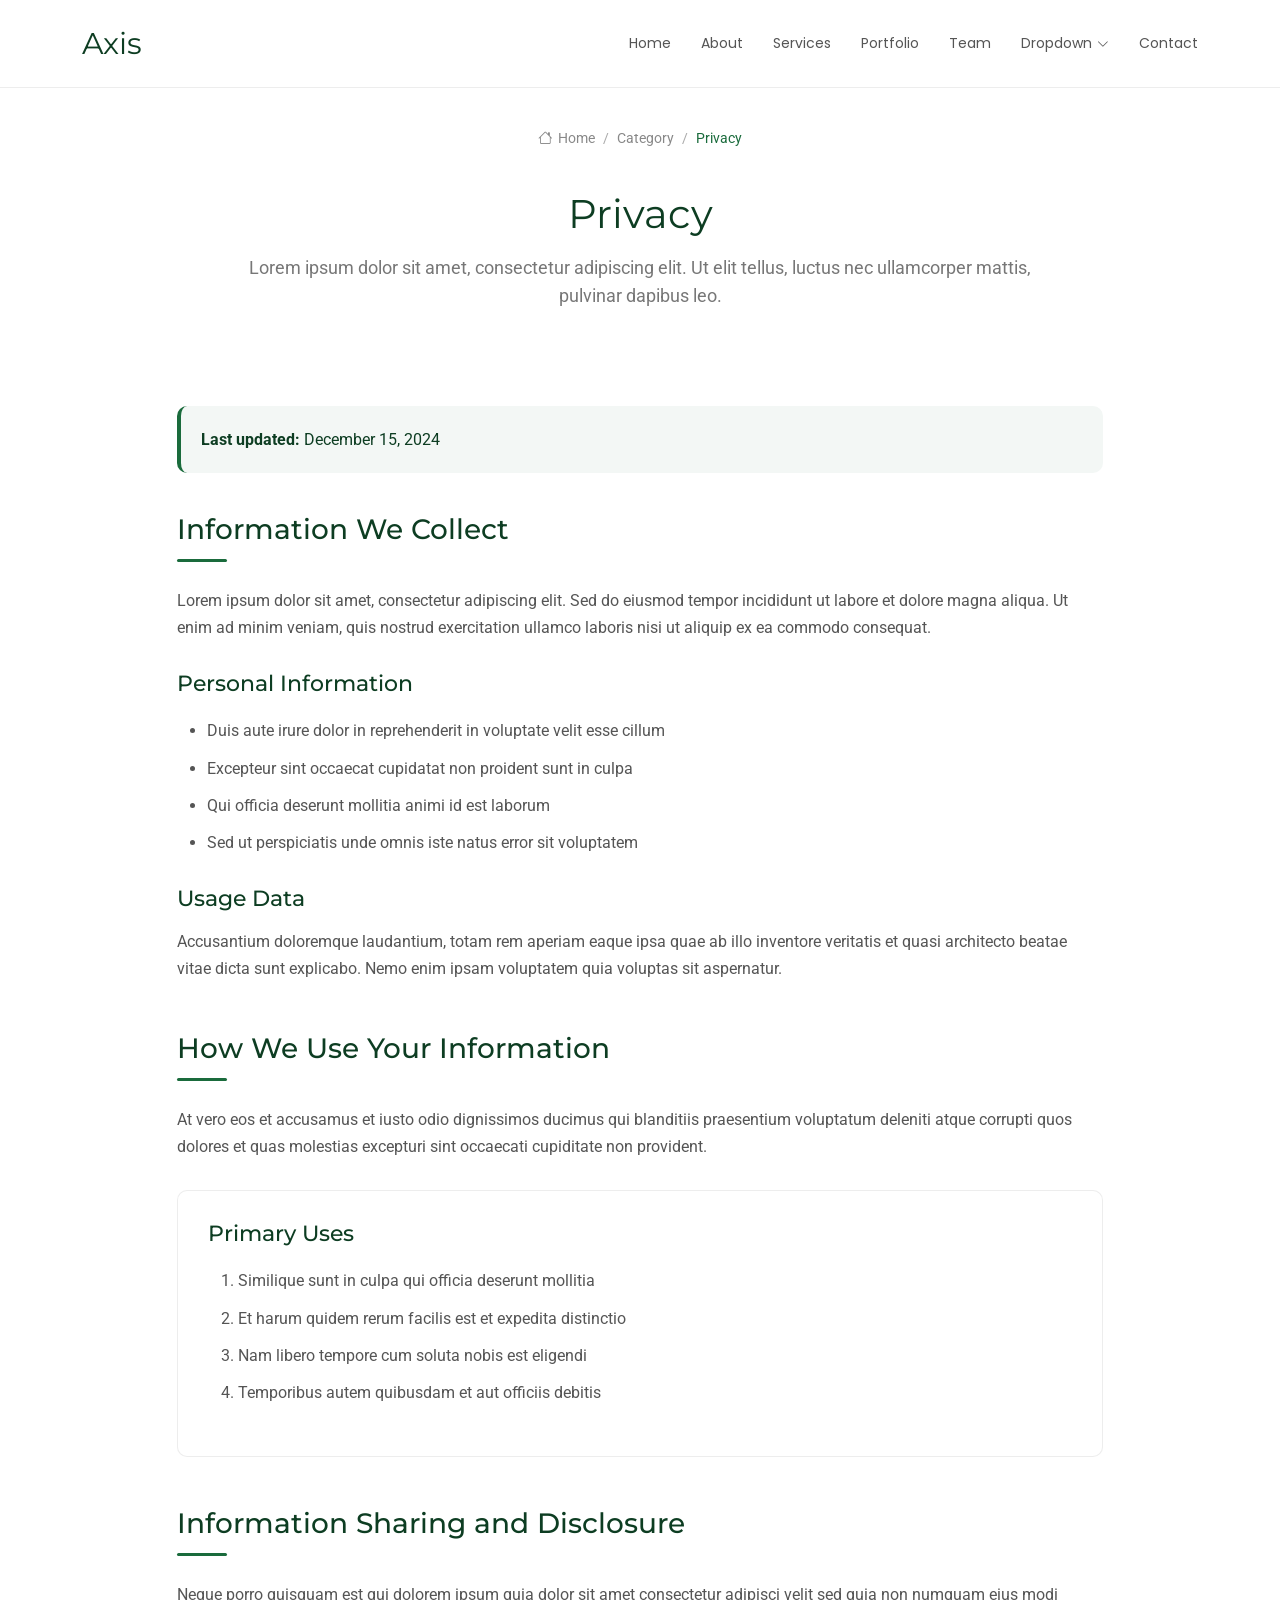
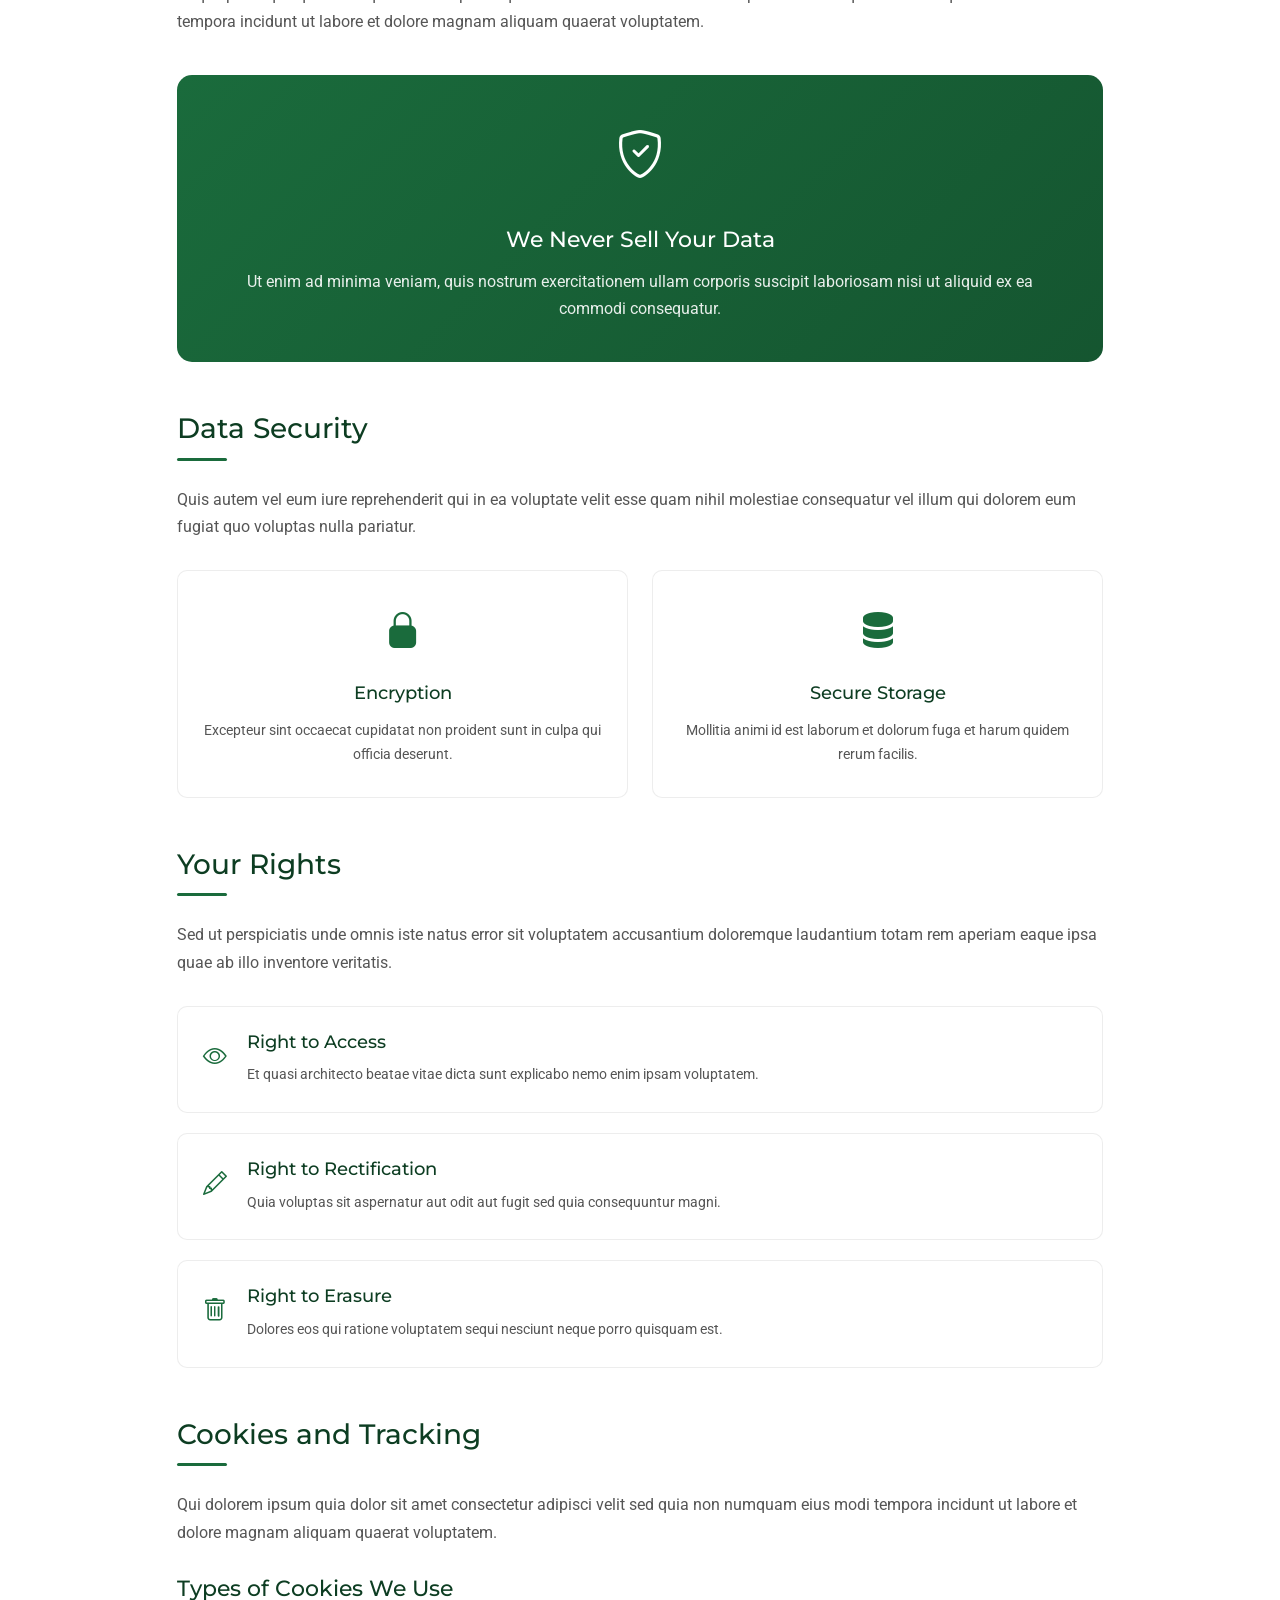
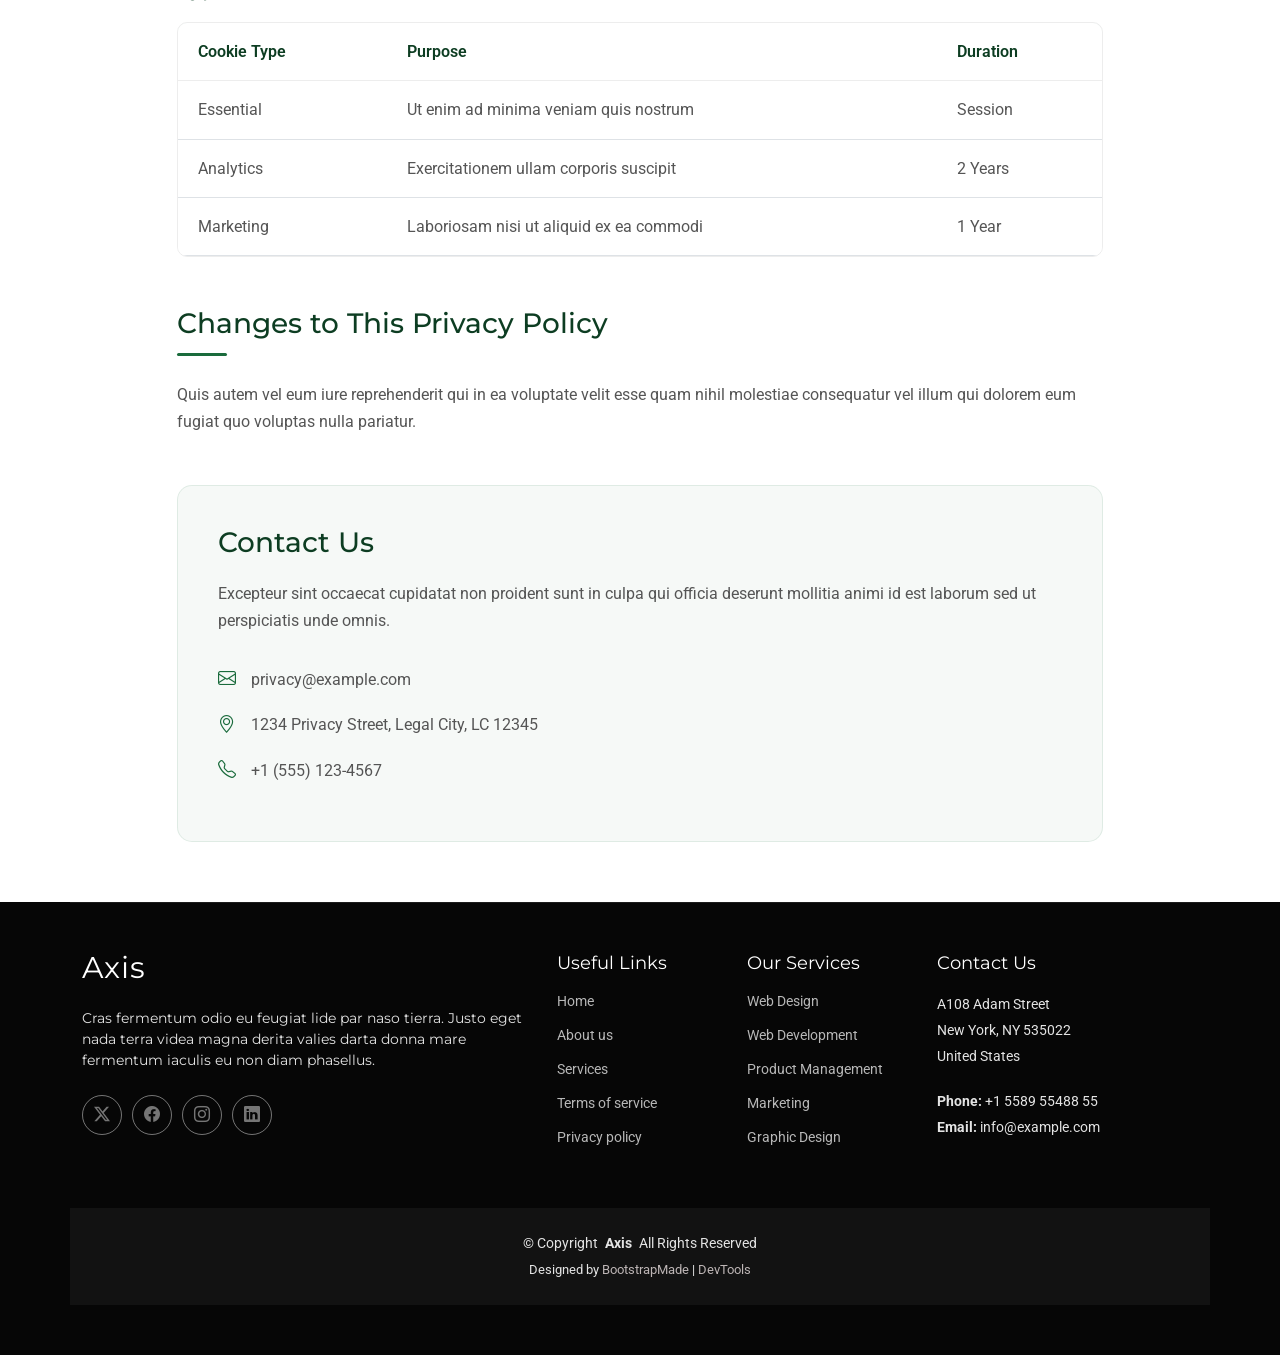
<file: Axis/privacy.html>
<!DOCTYPE html>
<html lang="en">

<head>
  <meta charset="utf-8">
  <meta content="width=device-width, initial-scale=1.0" name="viewport">
  <title>Privacy - Axis Bootstrap Template</title>
  <meta name="description" content="">
  <meta name="keywords" content="">

  <!-- Favicons -->
  <link href="assets/img/favicon.png" rel="icon">
  <link href="assets/img/apple-touch-icon.png" rel="apple-touch-icon">

  <!-- Fonts -->
  <link href="https://fonts.googleapis.com" rel="preconnect">
  <link href="https://fonts.gstatic.com" rel="preconnect" crossorigin>
  <link href="https://fonts.googleapis.com/css2?family=Roboto:ital,wght@0,100;0,300;0,400;0,500;0,700;0,900;1,100;1,300;1,400;1,500;1,700;1,900&family=Montserrat:ital,wght@0,100;0,200;0,300;0,400;0,500;0,600;0,700;0,800;0,900;1,100;1,200;1,300;1,400;1,500;1,600;1,700;1,800;1,900&family=Poppins:ital,wght@0,100;0,200;0,300;0,400;0,500;0,600;0,700;0,800;0,900;1,100;1,200;1,300;1,400;1,500;1,600;1,700;1,800;1,900&display=swap" rel="stylesheet">

  <!-- Vendor CSS Files -->
  <link href="assets/vendor/bootstrap/css/bootstrap.min.css" rel="stylesheet">
  <link href="assets/vendor/bootstrap-icons/bootstrap-icons.css" rel="stylesheet">
  <link href="assets/vendor/aos/aos.css" rel="stylesheet">
  <link href="assets/vendor/glightbox/css/glightbox.min.css" rel="stylesheet">
  <link href="assets/vendor/swiper/swiper-bundle.min.css" rel="stylesheet">

  <!-- Main CSS File -->
  <link href="assets/css/main.css" rel="stylesheet">

  <!-- =======================================================
  * Template Name: Axis
  * Template URL: https://bootstrapmade.com/axis-bootstrap-corporate-template/
  * Updated: Sep 13 2025 with Bootstrap v5.3.8
  * Author: BootstrapMade.com
  * License: https://bootstrapmade.com/license/
  ======================================================== -->
</head>

<body class="privacy-page">

  <header id="header" class="header d-flex align-items-center sticky-top">
    <div class="container-fluid container-xl position-relative d-flex align-items-center justify-content-between">

      <a href="index.html" class="logo d-flex align-items-center">
        <!-- Uncomment the line below if you also wish to use an image logo -->
        <!-- <img src="assets/img/logo.webp" alt=""> -->
        <h1 class="sitename">Axis</h1>
      </a>

      <nav id="navmenu" class="navmenu">
        <ul>
          <li><a href="#hero">Home</a></li>
          <li><a href="#about">About</a></li>
          <li><a href="#services">Services</a></li>
          <li><a href="#portfolio">Portfolio</a></li>
          <li><a href="#team">Team</a></li>
          <li class="dropdown"><a href="#"><span>Dropdown</span> <i class="bi bi-chevron-down toggle-dropdown"></i></a>
            <ul>
              <li><a href="#">Dropdown 1</a></li>
              <li class="dropdown"><a href="#"><span>Deep Dropdown</span> <i class="bi bi-chevron-down toggle-dropdown"></i></a>
                <ul>
                  <li><a href="#">Deep Dropdown 1</a></li>
                  <li><a href="#">Deep Dropdown 2</a></li>
                  <li><a href="#">Deep Dropdown 3</a></li>
                  <li><a href="#">Deep Dropdown 4</a></li>
                  <li><a href="#">Deep Dropdown 5</a></li>
                </ul>
              </li>
              <li><a href="#">Dropdown 2</a></li>
              <li><a href="#">Dropdown 3</a></li>
              <li><a href="#">Dropdown 4</a></li>
            </ul>
          </li>
          <li><a href="#contact">Contact</a></li>
        </ul>
        <i class="mobile-nav-toggle d-xl-none bi bi-list"></i>
      </nav>

    </div>
  </header>

  <main class="main">

    <!-- Page Title -->
    <div class="page-title">
      <div class="breadcrumbs">
        <nav aria-label="breadcrumb">
          <ol class="breadcrumb">
            <li class="breadcrumb-item"><a href="#"><i class="bi bi-house"></i> Home</a></li>
            <li class="breadcrumb-item"><a href="#">Category</a></li>
            <li class="breadcrumb-item active current">Privacy</li>
          </ol>
        </nav>
      </div>

      <div class="title-wrapper">
        <h1>Privacy</h1>
        <p>Lorem ipsum dolor sit amet, consectetur adipiscing elit. Ut elit tellus, luctus nec ullamcorper mattis, pulvinar dapibus leo.</p>
      </div>
    </div><!-- End Page Title -->

    <!-- Privacy Section -->
    <section id="privacy" class="privacy section">

      <div class="container" data-aos="fade-up" data-aos-delay="100">

        <div class="row">
          <div class="col-lg-10 mx-auto">

            <div class="privacy-content">
              <div class="last-updated" data-aos="fade-up" data-aos-delay="200">
                <p><strong>Last updated:</strong> December 15, 2024</p>
              </div>

              <div class="privacy-section" data-aos="fade-up" data-aos-delay="300">
                <h3>Information We Collect</h3>
                <p>Lorem ipsum dolor sit amet, consectetur adipiscing elit. Sed do eiusmod tempor incididunt ut labore et dolore magna aliqua. Ut enim ad minim veniam, quis nostrud exercitation ullamco laboris nisi ut aliquip ex ea commodo consequat.</p>

                <h4>Personal Information</h4>
                <ul>
                  <li>Duis aute irure dolor in reprehenderit in voluptate velit esse cillum</li>
                  <li>Excepteur sint occaecat cupidatat non proident sunt in culpa</li>
                  <li>Qui officia deserunt mollitia animi id est laborum</li>
                  <li>Sed ut perspiciatis unde omnis iste natus error sit voluptatem</li>
                </ul>

                <h4>Usage Data</h4>
                <p>Accusantium doloremque laudantium, totam rem aperiam eaque ipsa quae ab illo inventore veritatis et quasi architecto beatae vitae dicta sunt explicabo. Nemo enim ipsam voluptatem quia voluptas sit aspernatur.</p>
              </div>

              <div class="privacy-section" data-aos="fade-up" data-aos-delay="400">
                <h3>How We Use Your Information</h3>
                <p>At vero eos et accusamus et iusto odio dignissimos ducimus qui blanditiis praesentium voluptatum deleniti atque corrupti quos dolores et quas molestias excepturi sint occaecati cupiditate non provident.</p>

                <div class="info-box">
                  <h4>Primary Uses</h4>
                  <ol>
                    <li>Similique sunt in culpa qui officia deserunt mollitia</li>
                    <li>Et harum quidem rerum facilis est et expedita distinctio</li>
                    <li>Nam libero tempore cum soluta nobis est eligendi</li>
                    <li>Temporibus autem quibusdam et aut officiis debitis</li>
                  </ol>
                </div>
              </div>

              <div class="privacy-section" data-aos="fade-up" data-aos-delay="500">
                <h3>Information Sharing and Disclosure</h3>
                <p>Neque porro quisquam est qui dolorem ipsum quia dolor sit amet consectetur adipisci velit sed quia non numquam eius modi tempora incidunt ut labore et dolore magnam aliquam quaerat voluptatem.</p>

                <div class="highlight-box" data-aos="fade-up" data-aos-delay="600">
                  <i class="bi bi-shield-check"></i>
                  <h4>We Never Sell Your Data</h4>
                  <p>Ut enim ad minima veniam, quis nostrum exercitationem ullam corporis suscipit laboriosam nisi ut aliquid ex ea commodi consequatur.</p>
                </div>
              </div>

              <div class="privacy-section" data-aos="fade-up" data-aos-delay="700">
                <h3>Data Security</h3>
                <p>Quis autem vel eum iure reprehenderit qui in ea voluptate velit esse quam nihil molestiae consequatur vel illum qui dolorem eum fugiat quo voluptas nulla pariatur.</p>

                <div class="security-measures">
                  <div class="row">
                    <div class="col-md-6" data-aos="fade-right" data-aos-delay="800">
                      <div class="measure-item">
                        <i class="bi bi-lock-fill"></i>
                        <h5>Encryption</h5>
                        <p>Excepteur sint occaecat cupidatat non proident sunt in culpa qui officia deserunt.</p>
                      </div>
                    </div>
                    <div class="col-md-6" data-aos="fade-left" data-aos-delay="900">
                      <div class="measure-item">
                        <i class="bi bi-server"></i>
                        <h5>Secure Storage</h5>
                        <p>Mollitia animi id est laborum et dolorum fuga et harum quidem rerum facilis.</p>
                      </div>
                    </div>
                  </div>
                </div>
              </div>

              <div class="privacy-section" data-aos="fade-up" data-aos-delay="1000">
                <h3>Your Rights</h3>
                <p>Sed ut perspiciatis unde omnis iste natus error sit voluptatem accusantium doloremque laudantium totam rem aperiam eaque ipsa quae ab illo inventore veritatis.</p>

                <div class="rights-list">
                  <div class="right-item">
                    <i class="bi bi-eye"></i>
                    <div>
                      <h5>Right to Access</h5>
                      <p>Et quasi architecto beatae vitae dicta sunt explicabo nemo enim ipsam voluptatem.</p>
                    </div>
                  </div>
                  <div class="right-item">
                    <i class="bi bi-pencil"></i>
                    <div>
                      <h5>Right to Rectification</h5>
                      <p>Quia voluptas sit aspernatur aut odit aut fugit sed quia consequuntur magni.</p>
                    </div>
                  </div>
                  <div class="right-item">
                    <i class="bi bi-trash"></i>
                    <div>
                      <h5>Right to Erasure</h5>
                      <p>Dolores eos qui ratione voluptatem sequi nesciunt neque porro quisquam est.</p>
                    </div>
                  </div>
                </div>
              </div>

              <div class="privacy-section" data-aos="fade-up" data-aos-delay="1100">
                <h3>Cookies and Tracking</h3>
                <p>Qui dolorem ipsum quia dolor sit amet consectetur adipisci velit sed quia non numquam eius modi tempora incidunt ut labore et dolore magnam aliquam quaerat voluptatem.</p>

                <div class="cookie-types">
                  <h4>Types of Cookies We Use</h4>
                  <div class="table-responsive">
                    <table class="table">
                      <thead>
                        <tr>
                          <th>Cookie Type</th>
                          <th>Purpose</th>
                          <th>Duration</th>
                        </tr>
                      </thead>
                      <tbody>
                        <tr>
                          <td>Essential</td>
                          <td>Ut enim ad minima veniam quis nostrum</td>
                          <td>Session</td>
                        </tr>
                        <tr>
                          <td>Analytics</td>
                          <td>Exercitationem ullam corporis suscipit</td>
                          <td>2 Years</td>
                        </tr>
                        <tr>
                          <td>Marketing</td>
                          <td>Laboriosam nisi ut aliquid ex ea commodi</td>
                          <td>1 Year</td>
                        </tr>
                      </tbody>
                    </table>
                  </div>
                </div>
              </div>

              <div class="privacy-section" data-aos="fade-up" data-aos-delay="1200">
                <h3>Changes to This Privacy Policy</h3>
                <p>Quis autem vel eum iure reprehenderit qui in ea voluptate velit esse quam nihil molestiae consequatur vel illum qui dolorem eum fugiat quo voluptas nulla pariatur.</p>
              </div>

              <div class="contact-section" data-aos="fade-up" data-aos-delay="1300">
                <h3>Contact Us</h3>
                <p>Excepteur sint occaecat cupidatat non proident sunt in culpa qui officia deserunt mollitia animi id est laborum sed ut perspiciatis unde omnis.</p>

                <div class="contact-info">
                  <div class="contact-item">
                    <i class="bi bi-envelope"></i>
                    <span>privacy@example.com</span>
                  </div>
                  <div class="contact-item">
                    <i class="bi bi-geo-alt"></i>
                    <span>1234 Privacy Street, Legal City, LC 12345</span>
                  </div>
                  <div class="contact-item">
                    <i class="bi bi-telephone"></i>
                    <span>+1 (555) 123-4567</span>
                  </div>
                </div>
              </div>

            </div>

          </div>
        </div>

      </div>

    </section><!-- /Privacy Section -->

  </main>

  <footer id="footer" class="footer dark-background">

    <div class="container footer-top">
      <div class="row gy-4">
        <div class="col-lg-5 col-md-12 footer-about">
          <a href="index.html" class="logo d-flex align-items-center">
            <span class="sitename">Axis</span>
          </a>
          <p>Cras fermentum odio eu feugiat lide par naso tierra. Justo eget nada terra videa magna derita valies darta donna mare fermentum iaculis eu non diam phasellus.</p>
          <div class="social-links d-flex mt-4">
            <a href=""><i class="bi bi-twitter-x"></i></a>
            <a href=""><i class="bi bi-facebook"></i></a>
            <a href=""><i class="bi bi-instagram"></i></a>
            <a href=""><i class="bi bi-linkedin"></i></a>
          </div>
        </div>

        <div class="col-lg-2 col-6 footer-links">
          <h4>Useful Links</h4>
          <ul>
            <li><a href="#">Home</a></li>
            <li><a href="#">About us</a></li>
            <li><a href="#">Services</a></li>
            <li><a href="#">Terms of service</a></li>
            <li><a href="#">Privacy policy</a></li>
          </ul>
        </div>

        <div class="col-lg-2 col-6 footer-links">
          <h4>Our Services</h4>
          <ul>
            <li><a href="#">Web Design</a></li>
            <li><a href="#">Web Development</a></li>
            <li><a href="#">Product Management</a></li>
            <li><a href="#">Marketing</a></li>
            <li><a href="#">Graphic Design</a></li>
          </ul>
        </div>

        <div class="col-lg-3 col-md-12 footer-contact text-center text-md-start">
          <h4>Contact Us</h4>
          <p>A108 Adam Street</p>
          <p>New York, NY 535022</p>
          <p>United States</p>
          <p class="mt-4"><strong>Phone:</strong> <span>+1 5589 55488 55</span></p>
          <p><strong>Email:</strong> <span>info@example.com</span></p>
        </div>

      </div>
    </div>

    <div class="container copyright text-center mt-4">
      <p>© <span>Copyright</span> <strong class="px-1 sitename">Axis</strong> <span>All Rights Reserved</span></p>
      <div class="credits">
        <!-- All the links in the footer should remain intact. -->
        <!-- You can delete the links only if you've purchased the pro version. -->
        <!-- Licensing information: https://bootstrapmade.com/license/ -->
        <!-- Purchase the pro version with working PHP/AJAX contact form: [buy-url] -->
        Designed by <a href="https://bootstrapmade.com/">BootstrapMade</a> | <a href="https://bootstrapmade.com/tools/">DevTools</a>
      </div>
    </div>

  </footer>

  <!-- Scroll Top -->
  <a href="#" id="scroll-top" class="scroll-top d-flex align-items-center justify-content-center"><i class="bi bi-arrow-up-short"></i></a>

  <!-- Preloader -->
  <div id="preloader"></div>

  <!-- Vendor JS Files -->
  <script src="assets/vendor/bootstrap/js/bootstrap.bundle.min.js"></script>
  <script src="assets/vendor/php-email-form/validate.js"></script>
  <script src="assets/vendor/aos/aos.js"></script>
  <script src="assets/vendor/glightbox/js/glightbox.min.js"></script>
  <script src="assets/vendor/purecounter/purecounter_vanilla.js"></script>
  <script src="assets/vendor/imagesloaded/imagesloaded.pkgd.min.js"></script>
  <script src="assets/vendor/isotope-layout/isotope.pkgd.min.js"></script>
  <script src="assets/vendor/swiper/swiper-bundle.min.js"></script>

  <!-- Main JS File -->
  <script src="assets/js/main.js"></script>

</body>

</html>
</file>
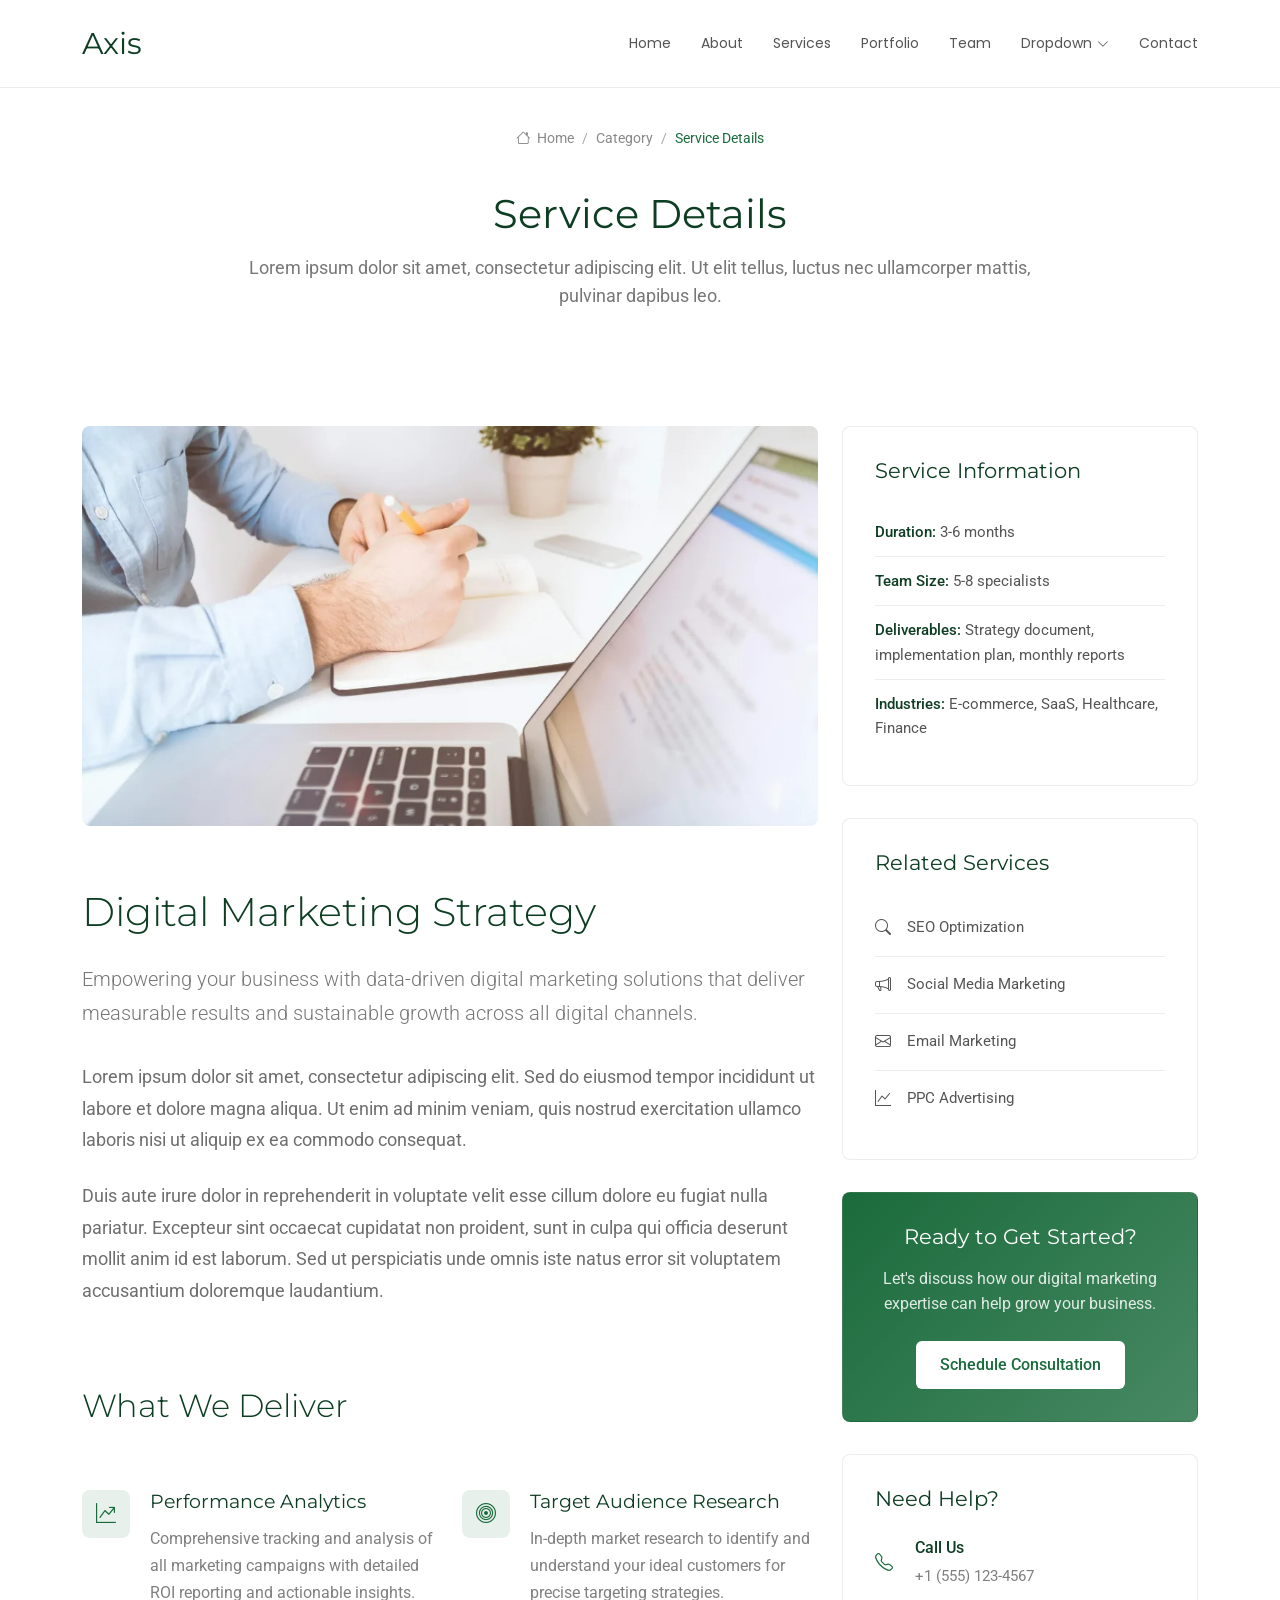
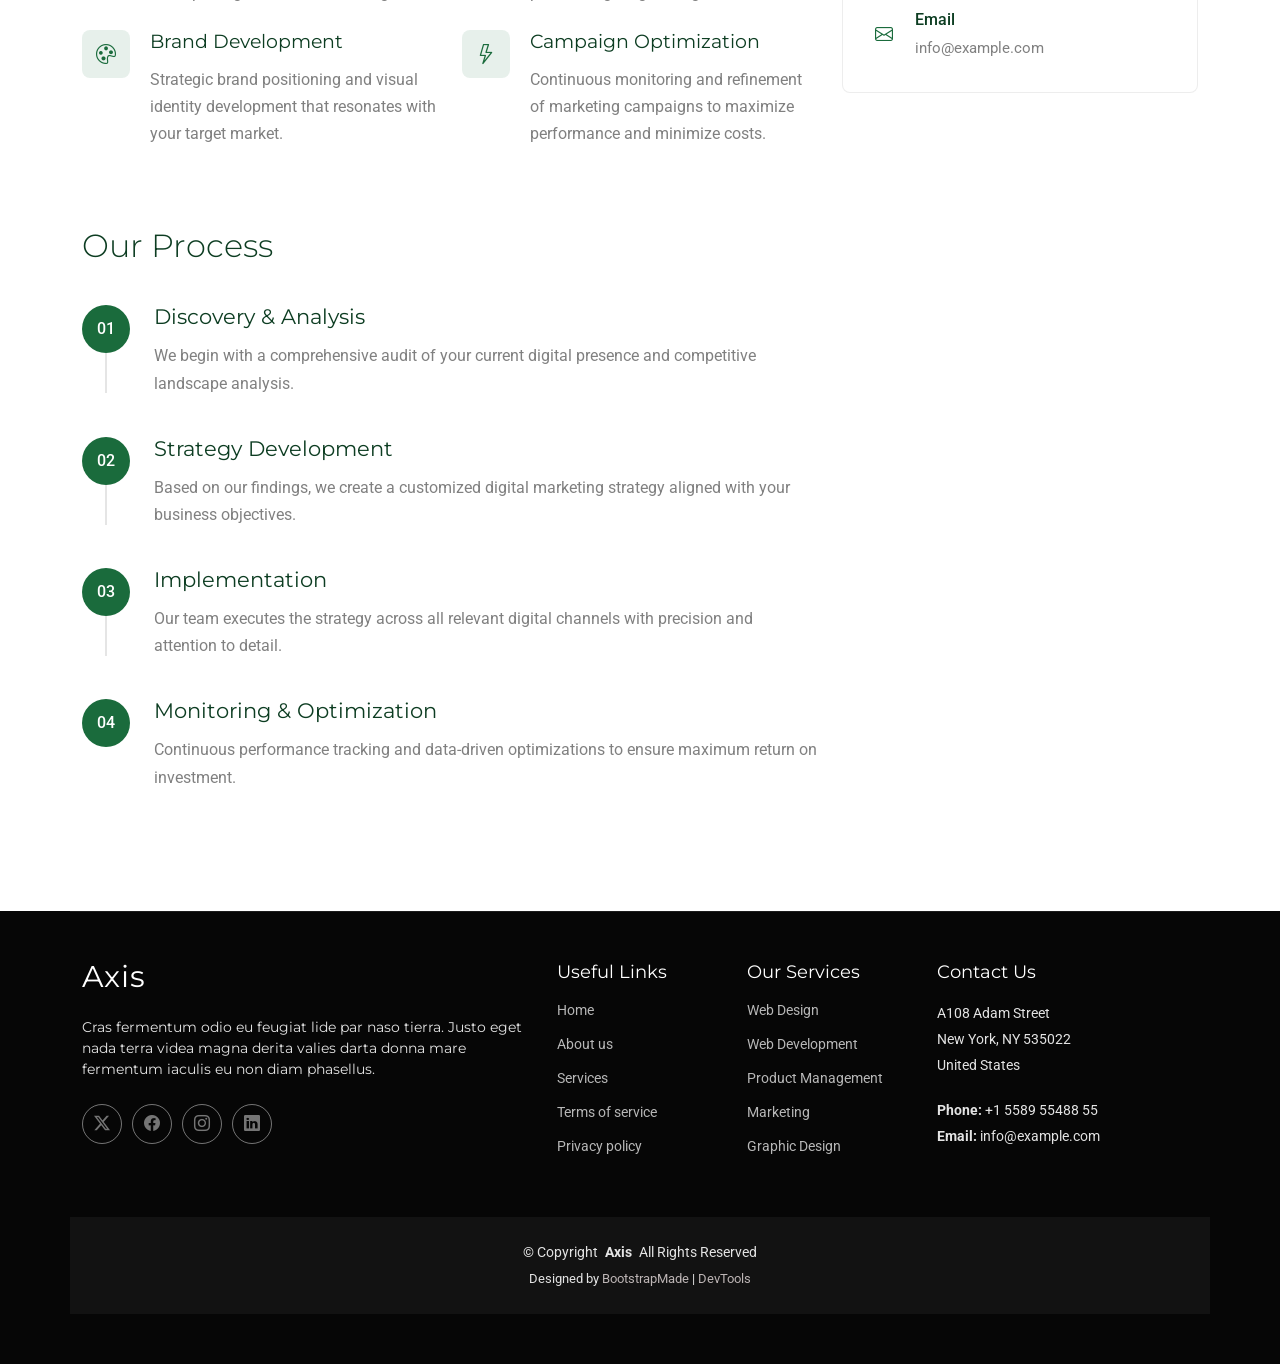
<file: Axis/service-details.html>
<!DOCTYPE html>
<html lang="en">

<head>
  <meta charset="utf-8">
  <meta content="width=device-width, initial-scale=1.0" name="viewport">
  <title>Service Details - Axis Bootstrap Template</title>
  <meta name="description" content="">
  <meta name="keywords" content="">

  <!-- Favicons -->
  <link href="assets/img/favicon.png" rel="icon">
  <link href="assets/img/apple-touch-icon.png" rel="apple-touch-icon">

  <!-- Fonts -->
  <link href="https://fonts.googleapis.com" rel="preconnect">
  <link href="https://fonts.gstatic.com" rel="preconnect" crossorigin>
  <link href="https://fonts.googleapis.com/css2?family=Roboto:ital,wght@0,100;0,300;0,400;0,500;0,700;0,900;1,100;1,300;1,400;1,500;1,700;1,900&family=Montserrat:ital,wght@0,100;0,200;0,300;0,400;0,500;0,600;0,700;0,800;0,900;1,100;1,200;1,300;1,400;1,500;1,600;1,700;1,800;1,900&family=Poppins:ital,wght@0,100;0,200;0,300;0,400;0,500;0,600;0,700;0,800;0,900;1,100;1,200;1,300;1,400;1,500;1,600;1,700;1,800;1,900&display=swap" rel="stylesheet">

  <!-- Vendor CSS Files -->
  <link href="assets/vendor/bootstrap/css/bootstrap.min.css" rel="stylesheet">
  <link href="assets/vendor/bootstrap-icons/bootstrap-icons.css" rel="stylesheet">
  <link href="assets/vendor/aos/aos.css" rel="stylesheet">
  <link href="assets/vendor/glightbox/css/glightbox.min.css" rel="stylesheet">
  <link href="assets/vendor/swiper/swiper-bundle.min.css" rel="stylesheet">

  <!-- Main CSS File -->
  <link href="assets/css/main.css" rel="stylesheet">

  <!-- =======================================================
  * Template Name: Axis
  * Template URL: https://bootstrapmade.com/axis-bootstrap-corporate-template/
  * Updated: Sep 13 2025 with Bootstrap v5.3.8
  * Author: BootstrapMade.com
  * License: https://bootstrapmade.com/license/
  ======================================================== -->
</head>

<body class="service-details-page">

  <header id="header" class="header d-flex align-items-center sticky-top">
    <div class="container-fluid container-xl position-relative d-flex align-items-center justify-content-between">

      <a href="index.html" class="logo d-flex align-items-center">
        <!-- Uncomment the line below if you also wish to use an image logo -->
        <!-- <img src="assets/img/logo.webp" alt=""> -->
        <h1 class="sitename">Axis</h1>
      </a>

      <nav id="navmenu" class="navmenu">
        <ul>
          <li><a href="#hero">Home</a></li>
          <li><a href="#about">About</a></li>
          <li><a href="#services">Services</a></li>
          <li><a href="#portfolio">Portfolio</a></li>
          <li><a href="#team">Team</a></li>
          <li class="dropdown"><a href="#"><span>Dropdown</span> <i class="bi bi-chevron-down toggle-dropdown"></i></a>
            <ul>
              <li><a href="#">Dropdown 1</a></li>
              <li class="dropdown"><a href="#"><span>Deep Dropdown</span> <i class="bi bi-chevron-down toggle-dropdown"></i></a>
                <ul>
                  <li><a href="#">Deep Dropdown 1</a></li>
                  <li><a href="#">Deep Dropdown 2</a></li>
                  <li><a href="#">Deep Dropdown 3</a></li>
                  <li><a href="#">Deep Dropdown 4</a></li>
                  <li><a href="#">Deep Dropdown 5</a></li>
                </ul>
              </li>
              <li><a href="#">Dropdown 2</a></li>
              <li><a href="#">Dropdown 3</a></li>
              <li><a href="#">Dropdown 4</a></li>
            </ul>
          </li>
          <li><a href="#contact">Contact</a></li>
        </ul>
        <i class="mobile-nav-toggle d-xl-none bi bi-list"></i>
      </nav>

    </div>
  </header>

  <main class="main">

    <!-- Page Title -->
    <div class="page-title">
      <div class="breadcrumbs">
        <nav aria-label="breadcrumb">
          <ol class="breadcrumb">
            <li class="breadcrumb-item"><a href="#"><i class="bi bi-house"></i> Home</a></li>
            <li class="breadcrumb-item"><a href="#">Category</a></li>
            <li class="breadcrumb-item active current">Service Details</li>
          </ol>
        </nav>
      </div>

      <div class="title-wrapper">
        <h1>Service Details</h1>
        <p>Lorem ipsum dolor sit amet, consectetur adipiscing elit. Ut elit tellus, luctus nec ullamcorper mattis, pulvinar dapibus leo.</p>
      </div>
    </div><!-- End Page Title -->

    <!-- Service Details Section -->
    <section id="service-details" class="service-details section">

      <div class="container" data-aos="fade-up" data-aos-delay="100">

        <div class="row gy-5">

          <!-- Main Content -->
          <div class="col-lg-8">

            <div class="service-content">

              <div class="service-hero" data-aos="fade-up" data-aos-delay="200">
                <img src="assets/img/services/services-1.webp" alt="Digital Marketing Strategy" class="img-fluid service-image">
              </div>

              <div class="service-description" data-aos="fade-up" data-aos-delay="300">
                <h2 class="service-title">Digital Marketing Strategy</h2>
                <p class="lead">Empowering your business with data-driven digital marketing solutions that deliver measurable results and sustainable growth across all digital channels.</p>

                <p>Lorem ipsum dolor sit amet, consectetur adipiscing elit. Sed do eiusmod tempor incididunt ut labore et dolore magna aliqua. Ut enim ad minim veniam, quis nostrud exercitation ullamco laboris nisi ut aliquip ex ea commodo consequat.</p>

                <p>Duis aute irure dolor in reprehenderit in voluptate velit esse cillum dolore eu fugiat nulla pariatur. Excepteur sint occaecat cupidatat non proident, sunt in culpa qui officia deserunt mollit anim id est laborum. Sed ut perspiciatis unde omnis iste natus error sit voluptatem accusantium doloremque laudantium.</p>
              </div>

              <div class="service-features" data-aos="fade-up" data-aos-delay="400">
                <h3>What We Deliver</h3>

                <div class="row gy-4 mt-4">
                  <div class="col-md-6">
                    <div class="feature-item">
                      <div class="feature-icon">
                        <i class="bi bi-graph-up-arrow"></i>
                      </div>
                      <div class="feature-content">
                        <h4>Performance Analytics</h4>
                        <p>Comprehensive tracking and analysis of all marketing campaigns with detailed ROI reporting and actionable insights.</p>
                      </div>
                    </div>
                  </div>

                  <div class="col-md-6">
                    <div class="feature-item">
                      <div class="feature-icon">
                        <i class="bi bi-bullseye"></i>
                      </div>
                      <div class="feature-content">
                        <h4>Target Audience Research</h4>
                        <p>In-depth market research to identify and understand your ideal customers for precise targeting strategies.</p>
                      </div>
                    </div>
                  </div>

                  <div class="col-md-6">
                    <div class="feature-item">
                      <div class="feature-icon">
                        <i class="bi bi-palette"></i>
                      </div>
                      <div class="feature-content">
                        <h4>Brand Development</h4>
                        <p>Strategic brand positioning and visual identity development that resonates with your target market.</p>
                      </div>
                    </div>
                  </div>

                  <div class="col-md-6">
                    <div class="feature-item">
                      <div class="feature-icon">
                        <i class="bi bi-lightning"></i>
                      </div>
                      <div class="feature-content">
                        <h4>Campaign Optimization</h4>
                        <p>Continuous monitoring and refinement of marketing campaigns to maximize performance and minimize costs.</p>
                      </div>
                    </div>
                  </div>
                </div>
              </div>

              <div class="service-process" data-aos="fade-up" data-aos-delay="500">
                <h3>Our Process</h3>

                <div class="process-timeline">
                  <div class="process-step">
                    <div class="step-number">01</div>
                    <div class="step-content">
                      <h4>Discovery &amp; Analysis</h4>
                      <p>We begin with a comprehensive audit of your current digital presence and competitive landscape analysis.</p>
                    </div>
                  </div>

                  <div class="process-step">
                    <div class="step-number">02</div>
                    <div class="step-content">
                      <h4>Strategy Development</h4>
                      <p>Based on our findings, we create a customized digital marketing strategy aligned with your business objectives.</p>
                    </div>
                  </div>

                  <div class="process-step">
                    <div class="step-number">03</div>
                    <div class="step-content">
                      <h4>Implementation</h4>
                      <p>Our team executes the strategy across all relevant digital channels with precision and attention to detail.</p>
                    </div>
                  </div>

                  <div class="process-step">
                    <div class="step-number">04</div>
                    <div class="step-content">
                      <h4>Monitoring &amp; Optimization</h4>
                      <p>Continuous performance tracking and data-driven optimizations to ensure maximum return on investment.</p>
                    </div>
                  </div>
                </div>
              </div>

            </div>

          </div>

          <!-- Sidebar -->
          <div class="col-lg-4">

            <div class="service-sidebar">

              <div class="sidebar-widget service-info" data-aos="fade-up" data-aos-delay="200">
                <h4>Service Information</h4>
                <ul class="service-details-list">
                  <li><strong>Duration:</strong> 3-6 months</li>
                  <li><strong>Team Size:</strong> 5-8 specialists</li>
                  <li><strong>Deliverables:</strong> Strategy document, implementation plan, monthly reports</li>
                  <li><strong>Industries:</strong> E-commerce, SaaS, Healthcare, Finance</li>
                </ul>
              </div>

              <div class="sidebar-widget related-services" data-aos="fade-up" data-aos-delay="300">
                <h4>Related Services</h4>
                <div class="related-service-list">
                  <a href="#" class="related-service-item">
                    <i class="bi bi-search"></i>
                    <span>SEO Optimization</span>
                  </a>
                  <a href="#" class="related-service-item">
                    <i class="bi bi-megaphone"></i>
                    <span>Social Media Marketing</span>
                  </a>
                  <a href="#" class="related-service-item">
                    <i class="bi bi-envelope"></i>
                    <span>Email Marketing</span>
                  </a>
                  <a href="#" class="related-service-item">
                    <i class="bi bi-graph-up"></i>
                    <span>PPC Advertising</span>
                  </a>
                </div>
              </div>

              <div class="sidebar-widget cta-widget" data-aos="fade-up" data-aos-delay="400">
                <div class="cta-content">
                  <h4>Ready to Get Started?</h4>
                  <p>Let's discuss how our digital marketing expertise can help grow your business.</p>
                  <a href="#" class="btn-cta">Schedule Consultation</a>
                </div>
              </div>

              <div class="sidebar-widget contact-info" data-aos="fade-up" data-aos-delay="500">
                <h4>Need Help?</h4>
                <div class="contact-item">
                  <i class="bi bi-telephone"></i>
                  <div>
                    <strong>Call Us</strong>
                    <span>+1 (555) 123-4567</span>
                  </div>
                </div>
                <div class="contact-item">
                  <i class="bi bi-envelope"></i>
                  <div>
                    <strong>Email</strong>
                    <span>info@example.com</span>
                  </div>
                </div>
              </div>

            </div>

          </div>

        </div>

      </div>

    </section><!-- /Service Details Section -->

  </main>

  <footer id="footer" class="footer dark-background">

    <div class="container footer-top">
      <div class="row gy-4">
        <div class="col-lg-5 col-md-12 footer-about">
          <a href="index.html" class="logo d-flex align-items-center">
            <span class="sitename">Axis</span>
          </a>
          <p>Cras fermentum odio eu feugiat lide par naso tierra. Justo eget nada terra videa magna derita valies darta donna mare fermentum iaculis eu non diam phasellus.</p>
          <div class="social-links d-flex mt-4">
            <a href=""><i class="bi bi-twitter-x"></i></a>
            <a href=""><i class="bi bi-facebook"></i></a>
            <a href=""><i class="bi bi-instagram"></i></a>
            <a href=""><i class="bi bi-linkedin"></i></a>
          </div>
        </div>

        <div class="col-lg-2 col-6 footer-links">
          <h4>Useful Links</h4>
          <ul>
            <li><a href="#">Home</a></li>
            <li><a href="#">About us</a></li>
            <li><a href="#">Services</a></li>
            <li><a href="#">Terms of service</a></li>
            <li><a href="#">Privacy policy</a></li>
          </ul>
        </div>

        <div class="col-lg-2 col-6 footer-links">
          <h4>Our Services</h4>
          <ul>
            <li><a href="#">Web Design</a></li>
            <li><a href="#">Web Development</a></li>
            <li><a href="#">Product Management</a></li>
            <li><a href="#">Marketing</a></li>
            <li><a href="#">Graphic Design</a></li>
          </ul>
        </div>

        <div class="col-lg-3 col-md-12 footer-contact text-center text-md-start">
          <h4>Contact Us</h4>
          <p>A108 Adam Street</p>
          <p>New York, NY 535022</p>
          <p>United States</p>
          <p class="mt-4"><strong>Phone:</strong> <span>+1 5589 55488 55</span></p>
          <p><strong>Email:</strong> <span>info@example.com</span></p>
        </div>

      </div>
    </div>

    <div class="container copyright text-center mt-4">
      <p>© <span>Copyright</span> <strong class="px-1 sitename">Axis</strong> <span>All Rights Reserved</span></p>
      <div class="credits">
        <!-- All the links in the footer should remain intact. -->
        <!-- You can delete the links only if you've purchased the pro version. -->
        <!-- Licensing information: https://bootstrapmade.com/license/ -->
        <!-- Purchase the pro version with working PHP/AJAX contact form: [buy-url] -->
        Designed by <a href="https://bootstrapmade.com/">BootstrapMade</a> | <a href="https://bootstrapmade.com/tools/">DevTools</a>
      </div>
    </div>

  </footer>

  <!-- Scroll Top -->
  <a href="#" id="scroll-top" class="scroll-top d-flex align-items-center justify-content-center"><i class="bi bi-arrow-up-short"></i></a>

  <!-- Preloader -->
  <div id="preloader"></div>

  <!-- Vendor JS Files -->
  <script src="assets/vendor/bootstrap/js/bootstrap.bundle.min.js"></script>
  <script src="assets/vendor/php-email-form/validate.js"></script>
  <script src="assets/vendor/aos/aos.js"></script>
  <script src="assets/vendor/glightbox/js/glightbox.min.js"></script>
  <script src="assets/vendor/purecounter/purecounter_vanilla.js"></script>
  <script src="assets/vendor/imagesloaded/imagesloaded.pkgd.min.js"></script>
  <script src="assets/vendor/isotope-layout/isotope.pkgd.min.js"></script>
  <script src="assets/vendor/swiper/swiper-bundle.min.js"></script>

  <!-- Main JS File -->
  <script src="assets/js/main.js"></script>

</body>

</html>
</file>
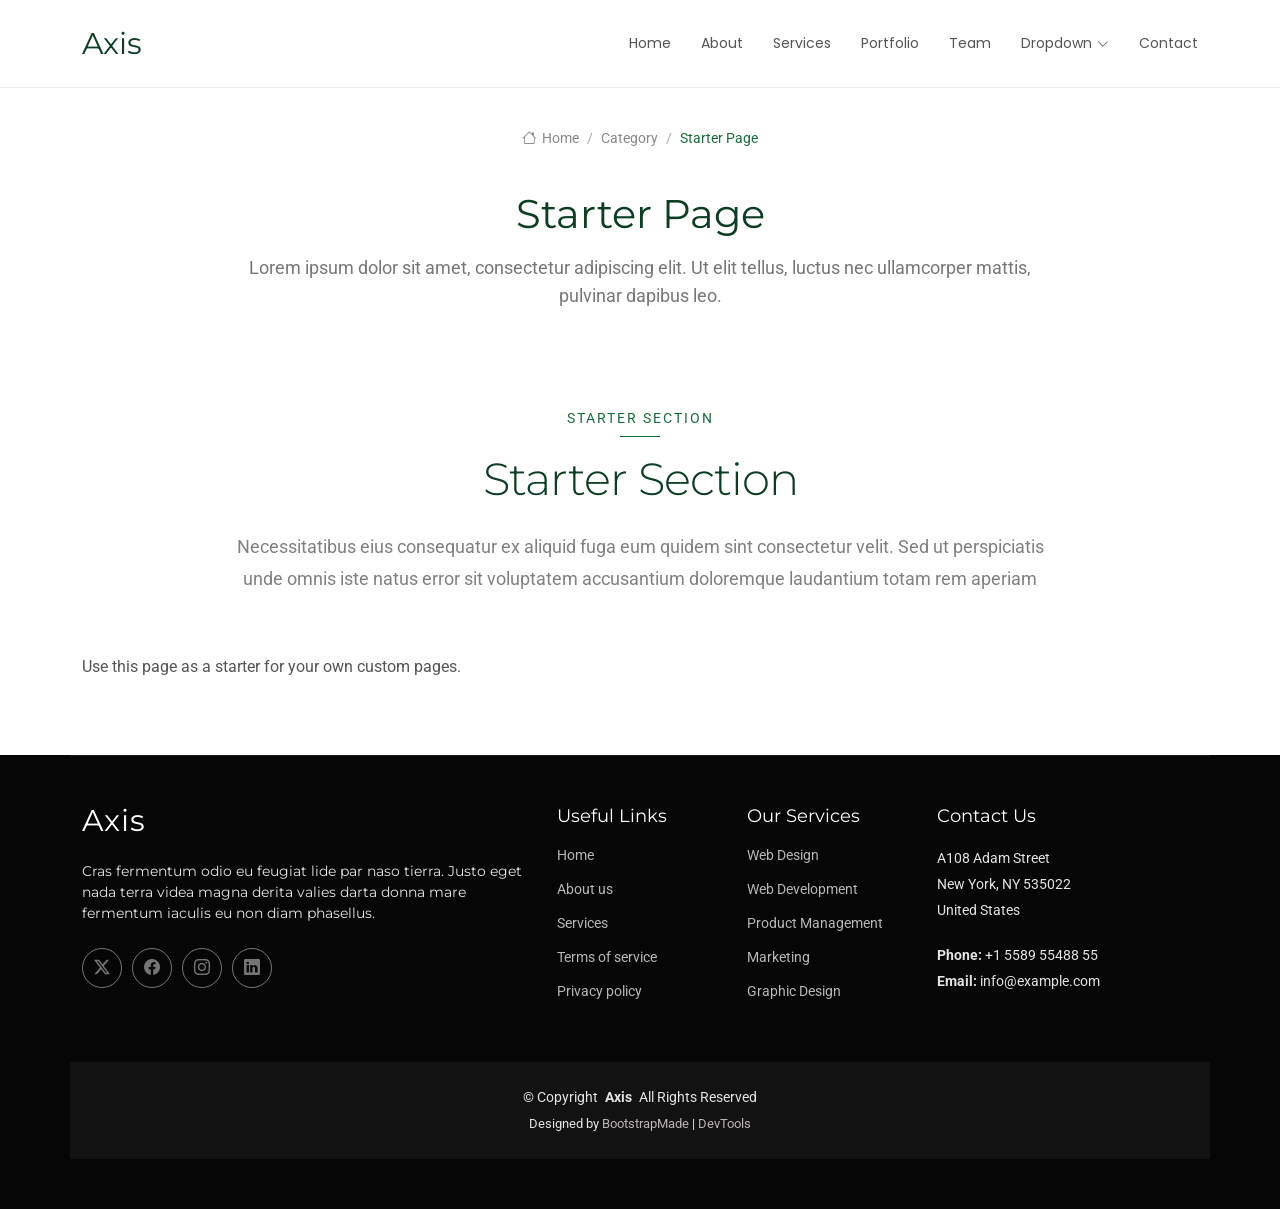
<file: Axis/starter-page.html>
<!DOCTYPE html>
<html lang="en">

<head>
  <meta charset="utf-8">
  <meta content="width=device-width, initial-scale=1.0" name="viewport">
  <title>Starter Page - Axis Bootstrap Template</title>
  <meta name="description" content="">
  <meta name="keywords" content="">

  <!-- Favicons -->
  <link href="assets/img/favicon.png" rel="icon">
  <link href="assets/img/apple-touch-icon.png" rel="apple-touch-icon">

  <!-- Fonts -->
  <link href="https://fonts.googleapis.com" rel="preconnect">
  <link href="https://fonts.gstatic.com" rel="preconnect" crossorigin>
  <link href="https://fonts.googleapis.com/css2?family=Roboto:ital,wght@0,100;0,300;0,400;0,500;0,700;0,900;1,100;1,300;1,400;1,500;1,700;1,900&family=Montserrat:ital,wght@0,100;0,200;0,300;0,400;0,500;0,600;0,700;0,800;0,900;1,100;1,200;1,300;1,400;1,500;1,600;1,700;1,800;1,900&family=Poppins:ital,wght@0,100;0,200;0,300;0,400;0,500;0,600;0,700;0,800;0,900;1,100;1,200;1,300;1,400;1,500;1,600;1,700;1,800;1,900&display=swap" rel="stylesheet">

  <!-- Vendor CSS Files -->
  <link href="assets/vendor/bootstrap/css/bootstrap.min.css" rel="stylesheet">
  <link href="assets/vendor/bootstrap-icons/bootstrap-icons.css" rel="stylesheet">
  <link href="assets/vendor/aos/aos.css" rel="stylesheet">
  <link href="assets/vendor/glightbox/css/glightbox.min.css" rel="stylesheet">
  <link href="assets/vendor/swiper/swiper-bundle.min.css" rel="stylesheet">

  <!-- Main CSS File -->
  <link href="assets/css/main.css" rel="stylesheet">

  <!-- =======================================================
  * Template Name: Axis
  * Template URL: https://bootstrapmade.com/axis-bootstrap-corporate-template/
  * Updated: Sep 13 2025 with Bootstrap v5.3.8
  * Author: BootstrapMade.com
  * License: https://bootstrapmade.com/license/
  ======================================================== -->
</head>

<body class="starter-page-page">

  <header id="header" class="header d-flex align-items-center sticky-top">
    <div class="container-fluid container-xl position-relative d-flex align-items-center justify-content-between">

      <a href="index.html" class="logo d-flex align-items-center">
        <!-- Uncomment the line below if you also wish to use an image logo -->
        <!-- <img src="assets/img/logo.webp" alt=""> -->
        <h1 class="sitename">Axis</h1>
      </a>

      <nav id="navmenu" class="navmenu">
        <ul>
          <li><a href="#hero">Home</a></li>
          <li><a href="#about">About</a></li>
          <li><a href="#services">Services</a></li>
          <li><a href="#portfolio">Portfolio</a></li>
          <li><a href="#team">Team</a></li>
          <li class="dropdown"><a href="#"><span>Dropdown</span> <i class="bi bi-chevron-down toggle-dropdown"></i></a>
            <ul>
              <li><a href="#">Dropdown 1</a></li>
              <li class="dropdown"><a href="#"><span>Deep Dropdown</span> <i class="bi bi-chevron-down toggle-dropdown"></i></a>
                <ul>
                  <li><a href="#">Deep Dropdown 1</a></li>
                  <li><a href="#">Deep Dropdown 2</a></li>
                  <li><a href="#">Deep Dropdown 3</a></li>
                  <li><a href="#">Deep Dropdown 4</a></li>
                  <li><a href="#">Deep Dropdown 5</a></li>
                </ul>
              </li>
              <li><a href="#">Dropdown 2</a></li>
              <li><a href="#">Dropdown 3</a></li>
              <li><a href="#">Dropdown 4</a></li>
            </ul>
          </li>
          <li><a href="#contact">Contact</a></li>
        </ul>
        <i class="mobile-nav-toggle d-xl-none bi bi-list"></i>
      </nav>

    </div>
  </header>

  <main class="main">

    <!-- Page Title -->
    <div class="page-title">
      <div class="breadcrumbs">
        <nav aria-label="breadcrumb">
          <ol class="breadcrumb">
            <li class="breadcrumb-item"><a href="#"><i class="bi bi-house"></i> Home</a></li>
            <li class="breadcrumb-item"><a href="#">Category</a></li>
            <li class="breadcrumb-item active current">Starter Page</li>
          </ol>
        </nav>
      </div>

      <div class="title-wrapper">
        <h1>Starter Page</h1>
        <p>Lorem ipsum dolor sit amet, consectetur adipiscing elit. Ut elit tellus, luctus nec ullamcorper mattis, pulvinar dapibus leo.</p>
      </div>
    </div><!-- End Page Title -->

    <!-- Starter Section Section -->
    <section id="starter-section" class="starter-section section">

      <!-- Section Title -->
      <div class="container section-title" data-aos="fade-up">
        <span class="subtitle">Starter Section</span>
        <h2>Starter Section</h2>
        <p>Necessitatibus eius consequatur ex aliquid fuga eum quidem sint consectetur velit. Sed ut perspiciatis unde omnis iste natus error sit voluptatem accusantium doloremque laudantium totam rem aperiam</p>
      </div><!-- End Section Title -->

      <div class="container" data-aos="fade-up">
        <p>Use this page as a starter for your own custom pages.</p>
      </div>

    </section><!-- /Starter Section Section -->

  </main>

  <footer id="footer" class="footer dark-background">

    <div class="container footer-top">
      <div class="row gy-4">
        <div class="col-lg-5 col-md-12 footer-about">
          <a href="index.html" class="logo d-flex align-items-center">
            <span class="sitename">Axis</span>
          </a>
          <p>Cras fermentum odio eu feugiat lide par naso tierra. Justo eget nada terra videa magna derita valies darta donna mare fermentum iaculis eu non diam phasellus.</p>
          <div class="social-links d-flex mt-4">
            <a href=""><i class="bi bi-twitter-x"></i></a>
            <a href=""><i class="bi bi-facebook"></i></a>
            <a href=""><i class="bi bi-instagram"></i></a>
            <a href=""><i class="bi bi-linkedin"></i></a>
          </div>
        </div>

        <div class="col-lg-2 col-6 footer-links">
          <h4>Useful Links</h4>
          <ul>
            <li><a href="#">Home</a></li>
            <li><a href="#">About us</a></li>
            <li><a href="#">Services</a></li>
            <li><a href="#">Terms of service</a></li>
            <li><a href="#">Privacy policy</a></li>
          </ul>
        </div>

        <div class="col-lg-2 col-6 footer-links">
          <h4>Our Services</h4>
          <ul>
            <li><a href="#">Web Design</a></li>
            <li><a href="#">Web Development</a></li>
            <li><a href="#">Product Management</a></li>
            <li><a href="#">Marketing</a></li>
            <li><a href="#">Graphic Design</a></li>
          </ul>
        </div>

        <div class="col-lg-3 col-md-12 footer-contact text-center text-md-start">
          <h4>Contact Us</h4>
          <p>A108 Adam Street</p>
          <p>New York, NY 535022</p>
          <p>United States</p>
          <p class="mt-4"><strong>Phone:</strong> <span>+1 5589 55488 55</span></p>
          <p><strong>Email:</strong> <span>info@example.com</span></p>
        </div>

      </div>
    </div>

    <div class="container copyright text-center mt-4">
      <p>© <span>Copyright</span> <strong class="px-1 sitename">Axis</strong> <span>All Rights Reserved</span></p>
      <div class="credits">
        <!-- All the links in the footer should remain intact. -->
        <!-- You can delete the links only if you've purchased the pro version. -->
        <!-- Licensing information: https://bootstrapmade.com/license/ -->
        <!-- Purchase the pro version with working PHP/AJAX contact form: [buy-url] -->
        Designed by <a href="https://bootstrapmade.com/">BootstrapMade</a> | <a href="https://bootstrapmade.com/tools/">DevTools</a>
      </div>
    </div>

  </footer>

  <!-- Scroll Top -->
  <a href="#" id="scroll-top" class="scroll-top d-flex align-items-center justify-content-center"><i class="bi bi-arrow-up-short"></i></a>

  <!-- Preloader -->
  <div id="preloader"></div>

  <!-- Vendor JS Files -->
  <script src="assets/vendor/bootstrap/js/bootstrap.bundle.min.js"></script>
  <script src="assets/vendor/php-email-form/validate.js"></script>
  <script src="assets/vendor/aos/aos.js"></script>
  <script src="assets/vendor/glightbox/js/glightbox.min.js"></script>
  <script src="assets/vendor/purecounter/purecounter_vanilla.js"></script>
  <script src="assets/vendor/imagesloaded/imagesloaded.pkgd.min.js"></script>
  <script src="assets/vendor/isotope-layout/isotope.pkgd.min.js"></script>
  <script src="assets/vendor/swiper/swiper-bundle.min.js"></script>

  <!-- Main JS File -->
  <script src="assets/js/main.js"></script>

</body>

</html>
</file>
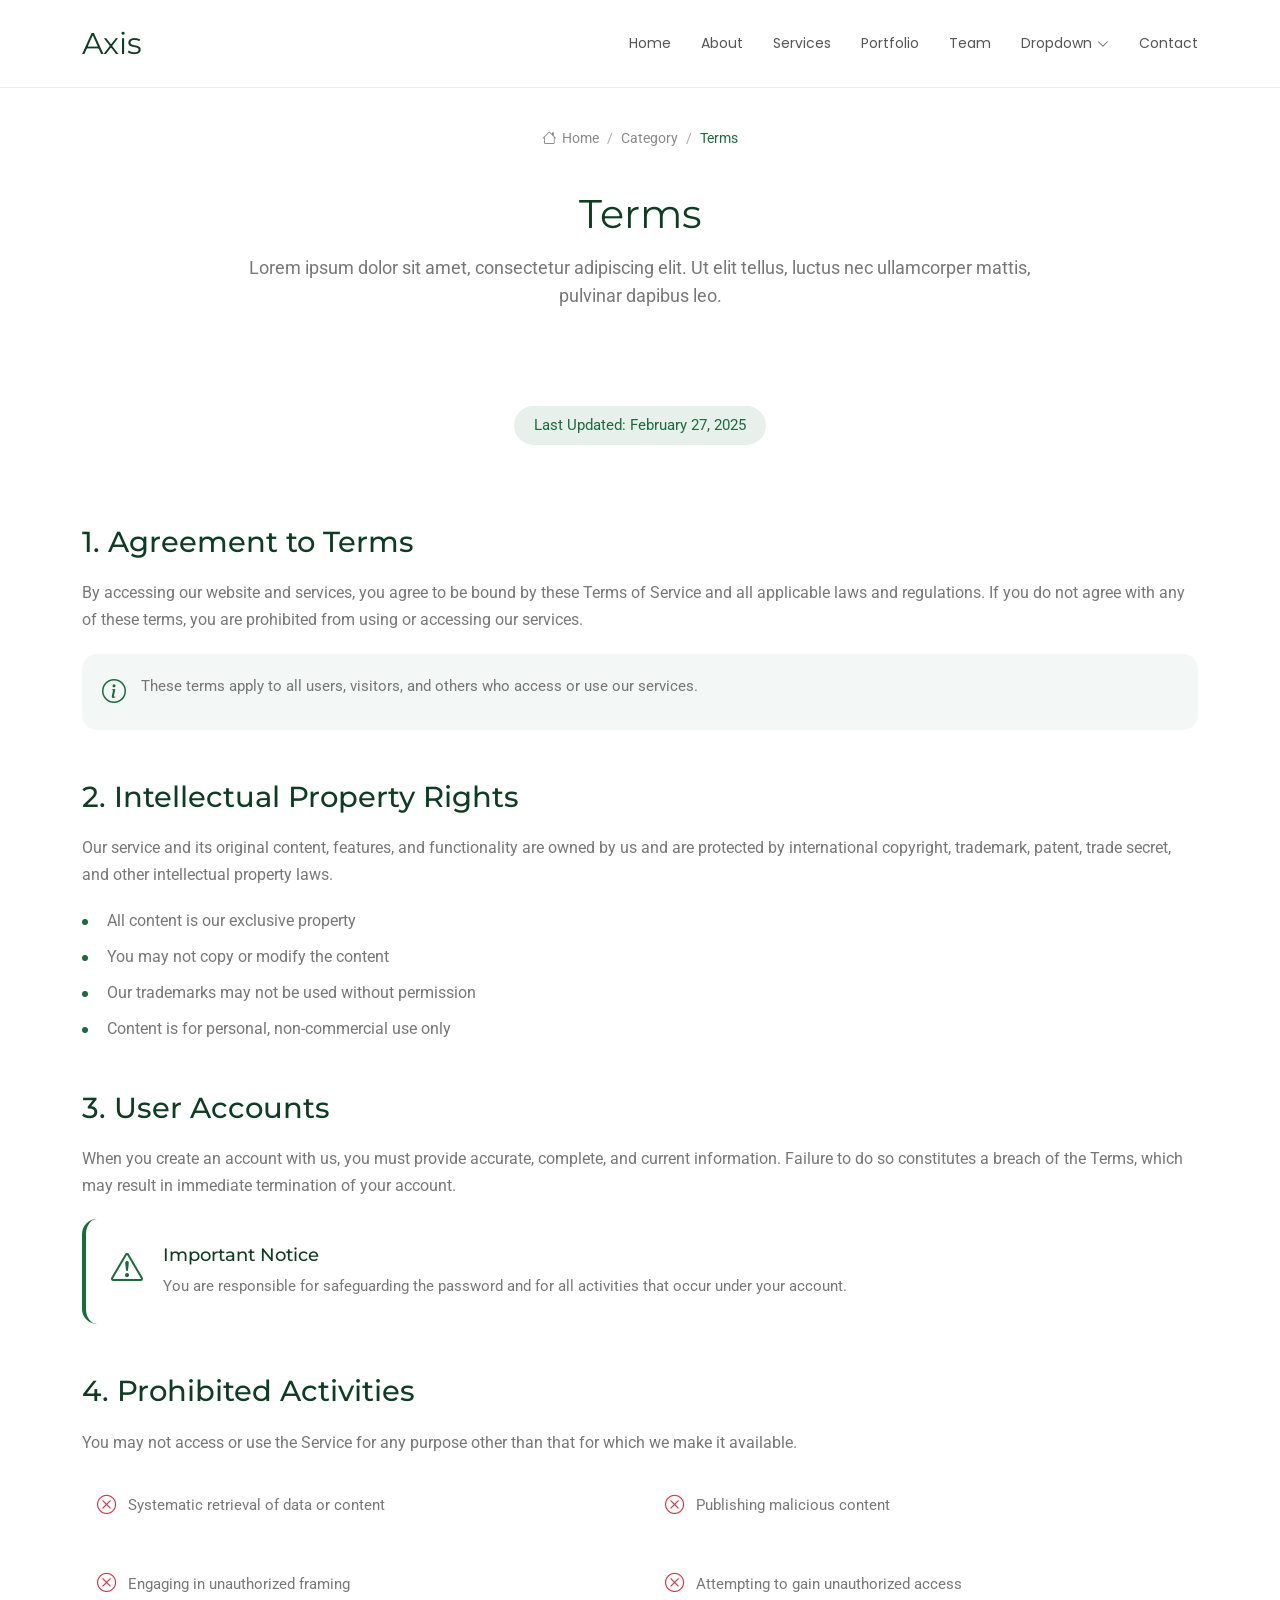
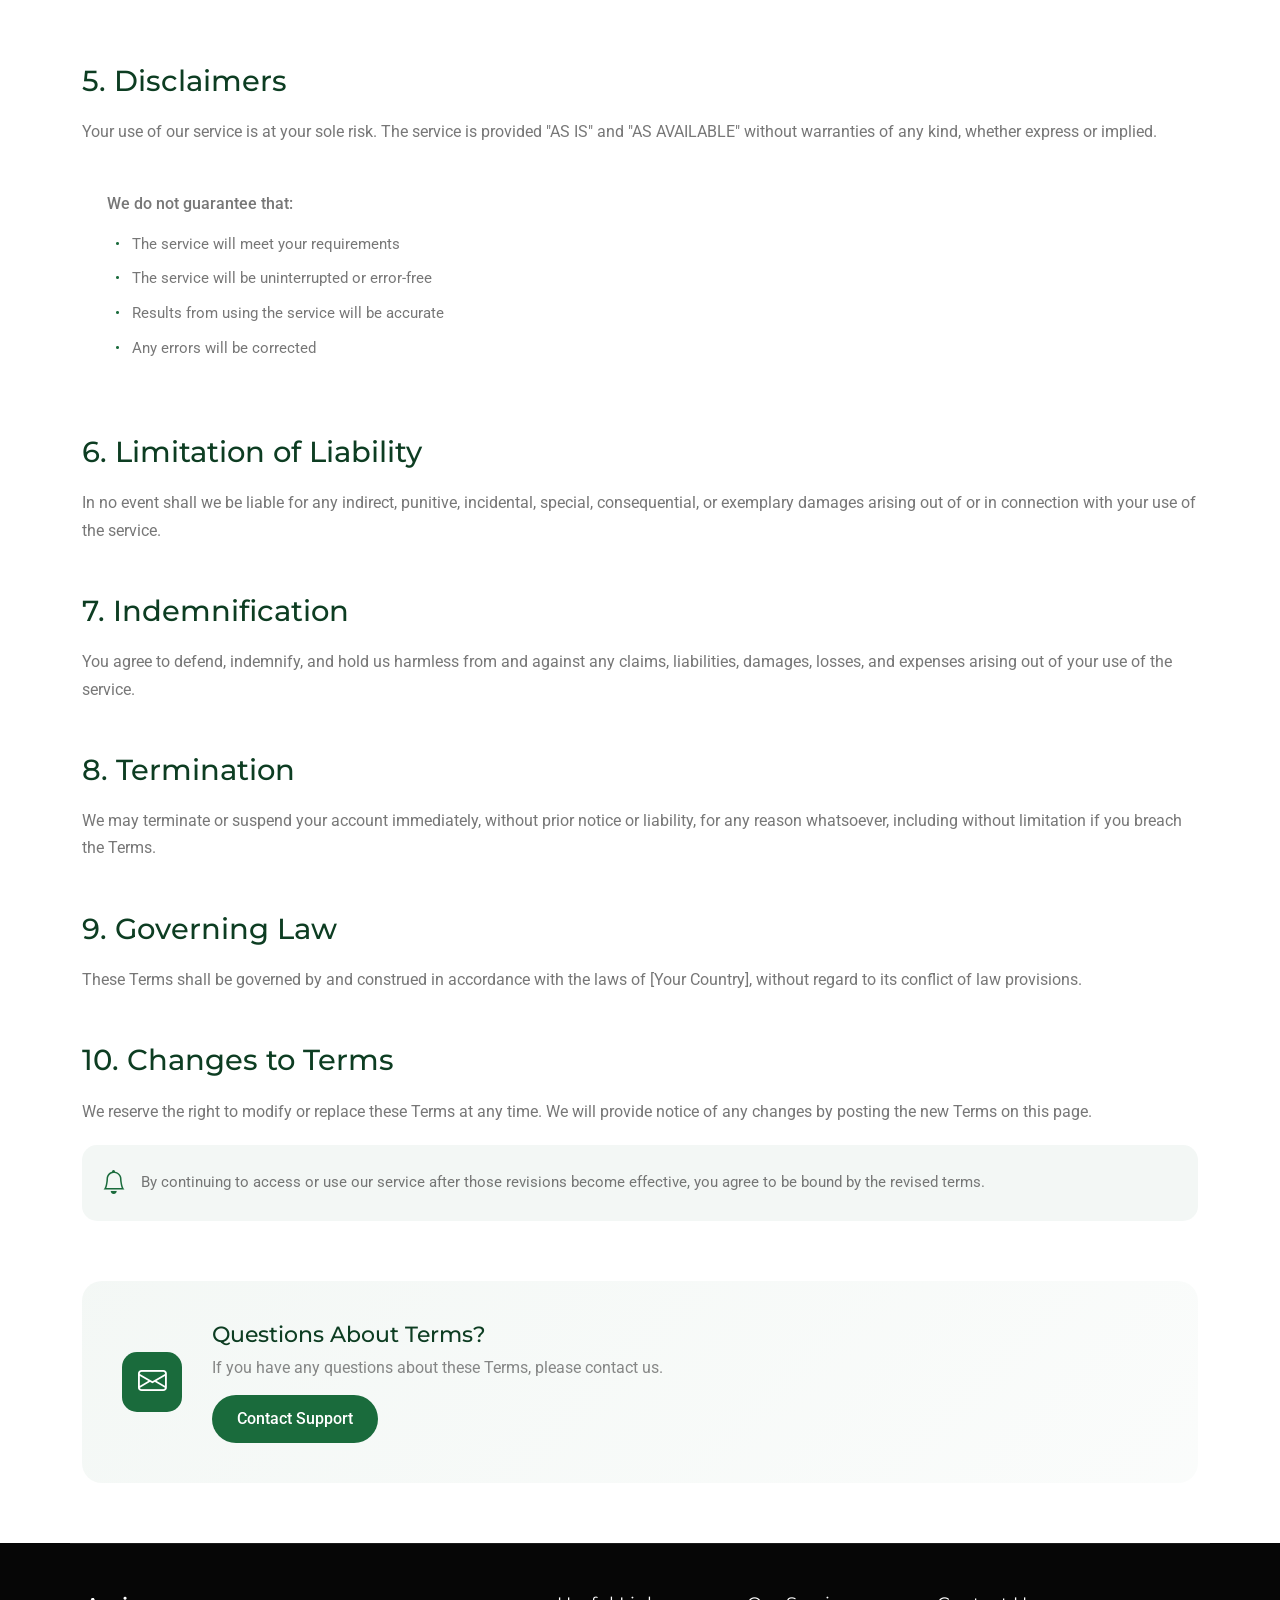
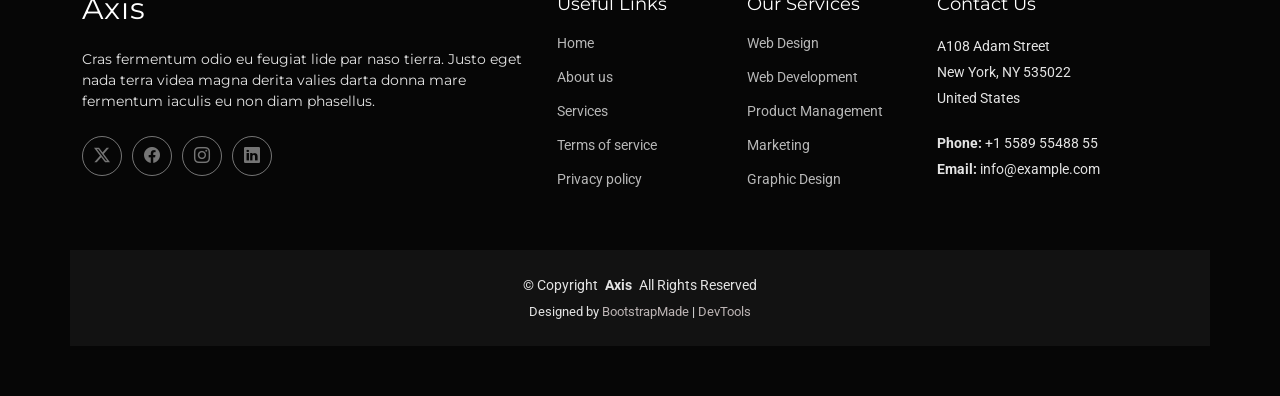
<file: Axis/terms.html>
<!DOCTYPE html>
<html lang="en">

<head>
  <meta charset="utf-8">
  <meta content="width=device-width, initial-scale=1.0" name="viewport">
  <title>Terms - Axis Bootstrap Template</title>
  <meta name="description" content="">
  <meta name="keywords" content="">

  <!-- Favicons -->
  <link href="assets/img/favicon.png" rel="icon">
  <link href="assets/img/apple-touch-icon.png" rel="apple-touch-icon">

  <!-- Fonts -->
  <link href="https://fonts.googleapis.com" rel="preconnect">
  <link href="https://fonts.gstatic.com" rel="preconnect" crossorigin>
  <link href="https://fonts.googleapis.com/css2?family=Roboto:ital,wght@0,100;0,300;0,400;0,500;0,700;0,900;1,100;1,300;1,400;1,500;1,700;1,900&family=Montserrat:ital,wght@0,100;0,200;0,300;0,400;0,500;0,600;0,700;0,800;0,900;1,100;1,200;1,300;1,400;1,500;1,600;1,700;1,800;1,900&family=Poppins:ital,wght@0,100;0,200;0,300;0,400;0,500;0,600;0,700;0,800;0,900;1,100;1,200;1,300;1,400;1,500;1,600;1,700;1,800;1,900&display=swap" rel="stylesheet">

  <!-- Vendor CSS Files -->
  <link href="assets/vendor/bootstrap/css/bootstrap.min.css" rel="stylesheet">
  <link href="assets/vendor/bootstrap-icons/bootstrap-icons.css" rel="stylesheet">
  <link href="assets/vendor/aos/aos.css" rel="stylesheet">
  <link href="assets/vendor/glightbox/css/glightbox.min.css" rel="stylesheet">
  <link href="assets/vendor/swiper/swiper-bundle.min.css" rel="stylesheet">

  <!-- Main CSS File -->
  <link href="assets/css/main.css" rel="stylesheet">

  <!-- =======================================================
  * Template Name: Axis
  * Template URL: https://bootstrapmade.com/axis-bootstrap-corporate-template/
  * Updated: Sep 13 2025 with Bootstrap v5.3.8
  * Author: BootstrapMade.com
  * License: https://bootstrapmade.com/license/
  ======================================================== -->
</head>

<body class="terms-page">

  <header id="header" class="header d-flex align-items-center sticky-top">
    <div class="container-fluid container-xl position-relative d-flex align-items-center justify-content-between">

      <a href="index.html" class="logo d-flex align-items-center">
        <!-- Uncomment the line below if you also wish to use an image logo -->
        <!-- <img src="assets/img/logo.webp" alt=""> -->
        <h1 class="sitename">Axis</h1>
      </a>

      <nav id="navmenu" class="navmenu">
        <ul>
          <li><a href="#hero">Home</a></li>
          <li><a href="#about">About</a></li>
          <li><a href="#services">Services</a></li>
          <li><a href="#portfolio">Portfolio</a></li>
          <li><a href="#team">Team</a></li>
          <li class="dropdown"><a href="#"><span>Dropdown</span> <i class="bi bi-chevron-down toggle-dropdown"></i></a>
            <ul>
              <li><a href="#">Dropdown 1</a></li>
              <li class="dropdown"><a href="#"><span>Deep Dropdown</span> <i class="bi bi-chevron-down toggle-dropdown"></i></a>
                <ul>
                  <li><a href="#">Deep Dropdown 1</a></li>
                  <li><a href="#">Deep Dropdown 2</a></li>
                  <li><a href="#">Deep Dropdown 3</a></li>
                  <li><a href="#">Deep Dropdown 4</a></li>
                  <li><a href="#">Deep Dropdown 5</a></li>
                </ul>
              </li>
              <li><a href="#">Dropdown 2</a></li>
              <li><a href="#">Dropdown 3</a></li>
              <li><a href="#">Dropdown 4</a></li>
            </ul>
          </li>
          <li><a href="#contact">Contact</a></li>
        </ul>
        <i class="mobile-nav-toggle d-xl-none bi bi-list"></i>
      </nav>

    </div>
  </header>

  <main class="main">

    <!-- Page Title -->
    <div class="page-title">
      <div class="breadcrumbs">
        <nav aria-label="breadcrumb">
          <ol class="breadcrumb">
            <li class="breadcrumb-item"><a href="#"><i class="bi bi-house"></i> Home</a></li>
            <li class="breadcrumb-item"><a href="#">Category</a></li>
            <li class="breadcrumb-item active current">Terms</li>
          </ol>
        </nav>
      </div>

      <div class="title-wrapper">
        <h1>Terms</h1>
        <p>Lorem ipsum dolor sit amet, consectetur adipiscing elit. Ut elit tellus, luctus nec ullamcorper mattis, pulvinar dapibus leo.</p>
      </div>
    </div><!-- End Page Title -->

    <!-- Terms Of Service Section -->
    <section id="terms-of-service" class="terms-of-service section">

      <div class="container" data-aos="fade-up">
        <!-- Page Header -->
        <div class="tos-header text-center" data-aos="fade-up">
          <span class="last-updated">Last Updated: February 27, 2025</span>
        </div>

        <!-- Content -->
        <div class="tos-content" data-aos="fade-up" data-aos-delay="200">
          <!-- Agreement Section -->
          <div id="agreement" class="content-section">
            <h3>1. Agreement to Terms</h3>
            <p>By accessing our website and services, you agree to be bound by these Terms of Service and all applicable laws and regulations. If you do not agree with any of these terms, you are prohibited from using or accessing our services.</p>
            <div class="info-box">
              <i class="bi bi-info-circle"></i>
              <p>These terms apply to all users, visitors, and others who access or use our services.</p>
            </div>
          </div>

          <!-- Intellectual Property -->
          <div id="intellectual-property" class="content-section">
            <h3>2. Intellectual Property Rights</h3>
            <p>Our service and its original content, features, and functionality are owned by us and are protected by international copyright, trademark, patent, trade secret, and other intellectual property laws.</p>
            <ul class="list-items">
              <li>All content is our exclusive property</li>
              <li>You may not copy or modify the content</li>
              <li>Our trademarks may not be used without permission</li>
              <li>Content is for personal, non-commercial use only</li>
            </ul>
          </div>

          <!-- User Accounts -->
          <div id="user-accounts" class="content-section">
            <h3>3. User Accounts</h3>
            <p>When you create an account with us, you must provide accurate, complete, and current information. Failure to do so constitutes a breach of the Terms, which may result in immediate termination of your account.</p>
            <div class="alert-box">
              <i class="bi bi-exclamation-triangle"></i>
              <div class="alert-content">
                <h5>Important Notice</h5>
                <p>You are responsible for safeguarding the password and for all activities that occur under your account.</p>
              </div>
            </div>
          </div>

          <!-- Prohibited Activities -->
          <div id="prohibited" class="content-section">
            <h3>4. Prohibited Activities</h3>
            <p>You may not access or use the Service for any purpose other than that for which we make it available.</p>
            <div class="prohibited-list">
              <div class="prohibited-item">
                <i class="bi bi-x-circle"></i>
                <span>Systematic retrieval of data or content</span>
              </div>
              <div class="prohibited-item">
                <i class="bi bi-x-circle"></i>
                <span>Publishing malicious content</span>
              </div>
              <div class="prohibited-item">
                <i class="bi bi-x-circle"></i>
                <span>Engaging in unauthorized framing</span>
              </div>
              <div class="prohibited-item">
                <i class="bi bi-x-circle"></i>
                <span>Attempting to gain unauthorized access</span>
              </div>
            </div>
          </div>

          <!-- Disclaimers -->
          <div id="disclaimer" class="content-section">
            <h3>5. Disclaimers</h3>
            <p>Your use of our service is at your sole risk. The service is provided "AS IS" and "AS AVAILABLE" without warranties of any kind, whether express or implied.</p>
            <div class="disclaimer-box">
              <p>We do not guarantee that:</p>
              <ul>
                <li>The service will meet your requirements</li>
                <li>The service will be uninterrupted or error-free</li>
                <li>Results from using the service will be accurate</li>
                <li>Any errors will be corrected</li>
              </ul>
            </div>
          </div>

          <!-- Limitation of Liability -->
          <div id="limitation" class="content-section">
            <h3>6. Limitation of Liability</h3>
            <p>In no event shall we be liable for any indirect, punitive, incidental, special, consequential, or exemplary damages arising out of or in connection with your use of the service.</p>
          </div>

          <!-- Indemnification -->
          <div id="indemnification" class="content-section">
            <h3>7. Indemnification</h3>
            <p>You agree to defend, indemnify, and hold us harmless from and against any claims, liabilities, damages, losses, and expenses arising out of your use of the service.</p>
          </div>

          <!-- Termination -->
          <div id="termination" class="content-section">
            <h3>8. Termination</h3>
            <p>We may terminate or suspend your account immediately, without prior notice or liability, for any reason whatsoever, including without limitation if you breach the Terms.</p>
          </div>

          <!-- Governing Law -->
          <div id="governing-law" class="content-section">
            <h3>9. Governing Law</h3>
            <p>These Terms shall be governed by and construed in accordance with the laws of [Your Country], without regard to its conflict of law provisions.</p>
          </div>

          <!-- Changes -->
          <div id="changes" class="content-section">
            <h3>10. Changes to Terms</h3>
            <p>We reserve the right to modify or replace these Terms at any time. We will provide notice of any changes by posting the new Terms on this page.</p>
            <div class="notice-box">
              <i class="bi bi-bell"></i>
              <p>By continuing to access or use our service after those revisions become effective, you agree to be bound by the revised terms.</p>
            </div>
          </div>
        </div>

        <!-- Contact Section -->
        <div class="tos-contact" data-aos="fade-up" data-aos-delay="300">
          <div class="contact-box">
            <div class="contact-icon">
              <i class="bi bi-envelope"></i>
            </div>
            <div class="contact-content">
              <h4>Questions About Terms?</h4>
              <p>If you have any questions about these Terms, please contact us.</p>
              <a href="#" class="contact-link">Contact Support</a>
            </div>
          </div>
        </div>
      </div>

    </section><!-- /Terms Of Service Section -->

  </main>

  <footer id="footer" class="footer dark-background">

    <div class="container footer-top">
      <div class="row gy-4">
        <div class="col-lg-5 col-md-12 footer-about">
          <a href="index.html" class="logo d-flex align-items-center">
            <span class="sitename">Axis</span>
          </a>
          <p>Cras fermentum odio eu feugiat lide par naso tierra. Justo eget nada terra videa magna derita valies darta donna mare fermentum iaculis eu non diam phasellus.</p>
          <div class="social-links d-flex mt-4">
            <a href=""><i class="bi bi-twitter-x"></i></a>
            <a href=""><i class="bi bi-facebook"></i></a>
            <a href=""><i class="bi bi-instagram"></i></a>
            <a href=""><i class="bi bi-linkedin"></i></a>
          </div>
        </div>

        <div class="col-lg-2 col-6 footer-links">
          <h4>Useful Links</h4>
          <ul>
            <li><a href="#">Home</a></li>
            <li><a href="#">About us</a></li>
            <li><a href="#">Services</a></li>
            <li><a href="#">Terms of service</a></li>
            <li><a href="#">Privacy policy</a></li>
          </ul>
        </div>

        <div class="col-lg-2 col-6 footer-links">
          <h4>Our Services</h4>
          <ul>
            <li><a href="#">Web Design</a></li>
            <li><a href="#">Web Development</a></li>
            <li><a href="#">Product Management</a></li>
            <li><a href="#">Marketing</a></li>
            <li><a href="#">Graphic Design</a></li>
          </ul>
        </div>

        <div class="col-lg-3 col-md-12 footer-contact text-center text-md-start">
          <h4>Contact Us</h4>
          <p>A108 Adam Street</p>
          <p>New York, NY 535022</p>
          <p>United States</p>
          <p class="mt-4"><strong>Phone:</strong> <span>+1 5589 55488 55</span></p>
          <p><strong>Email:</strong> <span>info@example.com</span></p>
        </div>

      </div>
    </div>

    <div class="container copyright text-center mt-4">
      <p>© <span>Copyright</span> <strong class="px-1 sitename">Axis</strong> <span>All Rights Reserved</span></p>
      <div class="credits">
        <!-- All the links in the footer should remain intact. -->
        <!-- You can delete the links only if you've purchased the pro version. -->
        <!-- Licensing information: https://bootstrapmade.com/license/ -->
        <!-- Purchase the pro version with working PHP/AJAX contact form: [buy-url] -->
        Designed by <a href="https://bootstrapmade.com/">BootstrapMade</a> | <a href="https://bootstrapmade.com/tools/">DevTools</a>
      </div>
    </div>

  </footer>

  <!-- Scroll Top -->
  <a href="#" id="scroll-top" class="scroll-top d-flex align-items-center justify-content-center"><i class="bi bi-arrow-up-short"></i></a>

  <!-- Preloader -->
  <div id="preloader"></div>

  <!-- Vendor JS Files -->
  <script src="assets/vendor/bootstrap/js/bootstrap.bundle.min.js"></script>
  <script src="assets/vendor/php-email-form/validate.js"></script>
  <script src="assets/vendor/aos/aos.js"></script>
  <script src="assets/vendor/glightbox/js/glightbox.min.js"></script>
  <script src="assets/vendor/purecounter/purecounter_vanilla.js"></script>
  <script src="assets/vendor/imagesloaded/imagesloaded.pkgd.min.js"></script>
  <script src="assets/vendor/isotope-layout/isotope.pkgd.min.js"></script>
  <script src="assets/vendor/swiper/swiper-bundle.min.js"></script>

  <!-- Main JS File -->
  <script src="assets/js/main.js"></script>

</body>

</html>
</file>
<file: Axis/assets/css/main.css>
/**
* Template Name: Axis
* Template URL: https://bootstrapmade.com/axis-bootstrap-corporate-template/
* Updated: Sep 13 2025 with Bootstrap v5.3.8
* Author: BootstrapMade.com
* License: https://bootstrapmade.com/license/
*/

@charset "UTF-8";

/*--------------------------------------------------------------
# Font & Color Variables
# Help: https://bootstrapmade.com/color-system/
--------------------------------------------------------------*/
/* Fonts */
:root {
  --default-font: "Roboto",  system-ui, -apple-system, "Segoe UI", Roboto, "Helvetica Neue", Arial, "Noto Sans", "Liberation Sans", sans-serif, "Apple Color Emoji", "Segoe UI Emoji", "Segoe UI Symbol", "Noto Color Emoji";
  --heading-font: "Montserrat",  sans-serif;
  --nav-font: "Poppins",  sans-serif;
}

/* Global Colors - The following color variables are used throughout the website. Updating them here will change the color scheme of the entire website */
:root { 
  --background-color: #ffffff; /* Background color for the entire website, including individual sections */
  --default-color: #555555; /* Default color used for the majority of the text content across the entire website */
  --heading-color: #0d3d22; /* Color for headings, subheadings and title throughout the website */
  --accent-color: #1a6b3c; /* Accent color — PT Adiprima Suraprinta brand green */
  --surface-color: #ffffff; /* The surface color is used as a background of boxed elements within sections, such as cards, icon boxes, or other elements that require a visual separation from the global background. */
  --contrast-color: #ffffff; /* Contrast color for text, ensuring readability against backgrounds of accent, heading, or default colors. */
}

/* Nav Menu Colors - The following color variables are used specifically for the navigation menu. They are separate from the global colors to allow for more customization options */
:root {
  --nav-color: #555555;  /* The default color of the main navmenu links */
  --nav-hover-color: #1a6b3c; /* Applied to main navmenu links when they are hovered over or active */
  --nav-mobile-background-color: #ffffff; /* Used as the background color for mobile navigation menu */
  --nav-dropdown-background-color: #ffffff; /* Used as the background color for dropdown items that appear when hovering over primary navigation items */
  --nav-dropdown-color: #555555; /* Used for navigation links of the dropdown items in the navigation menu. */
  --nav-dropdown-hover-color: #1a6b3c; /* Similar to --nav-hover-color, this color is applied to dropdown navigation links when they are hovered over. */
}

/* Color Presets - These classes override global colors when applied to any section or element, providing reuse of the sam color scheme. */

.light-background {
  --background-color: #f9f9f9;
  --surface-color: #ffffff;
}

.dark-background {
  --background-color: #060606;
  --default-color: #e3e3e3;
  --heading-color: #ffffff;
  --accent-color: #bdb5b5;
  --surface-color: #252525;
  --contrast-color: #ffffff;
}

/* Smooth scroll */
:root {
  scroll-behavior: smooth;
}

/*--------------------------------------------------------------
# General Styling & Shared Classes
--------------------------------------------------------------*/
body {
  color: var(--default-color);
  background-color: var(--background-color);
  font-family: var(--default-font);
}

a {
  color: var(--accent-color);
  text-decoration: none;
  transition: 0.3s;
}

a:hover {
  color: color-mix(in srgb, var(--accent-color), transparent 25%);
  text-decoration: none;
}

h1,
h2,
h3,
h4,
h5,
h6 {
  color: var(--heading-color);
  font-family: var(--heading-font);
}

/* PHP Email Form Messages
------------------------------*/
.php-email-form .error-message {
  display: none;
  background: #df1529;
  color: #ffffff;
  text-align: left;
  padding: 15px;
  margin-bottom: 24px;
  font-weight: 600;
}

.php-email-form .sent-message {
  display: none;
  color: #ffffff;
  background: #059652;
  text-align: center;
  padding: 15px;
  margin-bottom: 24px;
  font-weight: 600;
}

.php-email-form .loading {
  display: none;
  background: var(--surface-color);
  text-align: center;
  padding: 15px;
  margin-bottom: 24px;
}

.php-email-form .loading:before {
  content: "";
  display: inline-block;
  border-radius: 50%;
  width: 24px;
  height: 24px;
  margin: 0 10px -6px 0;
  border: 3px solid var(--accent-color);
  border-top-color: var(--surface-color);
  animation: php-email-form-loading 1s linear infinite;
}

@keyframes php-email-form-loading {
  0% {
    transform: rotate(0deg);
  }

  100% {
    transform: rotate(360deg);
  }
}

/*--------------------------------------------------------------
# Global Header
--------------------------------------------------------------*/
.header {
  --background-color: rgba(255, 255, 255, 0);
  color: var(--default-color);
  background-color: var(--background-color);
  padding: 15px 0;
  transition: all 0.5s;
  z-index: 997;
}

.header .logo {
  line-height: 1;
}

.header .logo img {
  max-height: 32px;
  margin-right: 8px;
}

.header .logo h1 {
  font-size: 30px;
  margin: 0;
  font-weight: 400;
  color: var(--heading-color);
}

.scrolled .header {
  isolation: isolate;
  border-bottom: 1px solid color-mix(in srgb, var(--default-color), transparent 90%);
}

.scrolled .header::before {
  content: "";
  position: absolute;
  inset: 0;
  background: rgba(255, 255, 255, 0.8);
  backdrop-filter: blur(10px);
  -webkit-backdrop-filter: blur(10px);
  pointer-events: none;
  z-index: -1;
}

/*--------------------------------------------------------------
# Navigation Menu
--------------------------------------------------------------*/
/* Navmenu - Desktop */
@media (min-width: 1200px) {
  .navmenu {
    padding: 0;
  }

  .navmenu ul {
    margin: 0;
    padding: 0;
    display: flex;
    list-style: none;
    align-items: center;
  }

  .navmenu li {
    position: relative;
  }

  .navmenu a,
  .navmenu a:focus {
    color: var(--nav-color);
    padding: 18px 15px;
    font-size: 14px;
    font-family: var(--nav-font);
    font-weight: 400;
    display: flex;
    align-items: center;
    justify-content: space-between;
    white-space: nowrap;
    transition: 0.3s;
  }

  .navmenu a i,
  .navmenu a:focus i {
    font-size: 12px;
    line-height: 0;
    margin-left: 5px;
    transition: 0.3s;
  }

  .navmenu li:last-child a {
    padding-right: 0;
  }

  .navmenu li:hover>a,
  .navmenu .active,
  .navmenu .active:focus {
    color: var(--nav-hover-color);
  }

  .navmenu .dropdown ul {
    margin: 0;
    padding: 10px 0;
    background: var(--nav-dropdown-background-color);
    display: block;
    position: absolute;
    visibility: hidden;
    left: 14px;
    top: 130%;
    opacity: 0;
    transition: 0.3s;
    border-radius: 4px;
    z-index: 99;
    box-shadow: 0px 0px 30px rgba(0, 0, 0, 0.1);
  }

  .navmenu .dropdown ul li {
    min-width: 200px;
  }

  .navmenu .dropdown ul a {
    padding: 10px 20px;
    font-size: 15px;
    text-transform: none;
    color: var(--nav-dropdown-color);
  }

  .navmenu .dropdown ul a i {
    font-size: 12px;
  }

  .navmenu .dropdown ul a:hover,
  .navmenu .dropdown ul .active:hover,
  .navmenu .dropdown ul li:hover>a {
    color: var(--nav-dropdown-hover-color);
  }

  .navmenu .dropdown:hover>ul {
    opacity: 1;
    top: 100%;
    visibility: visible;
  }

  .navmenu .dropdown .dropdown ul {
    top: 0;
    left: -90%;
    visibility: hidden;
  }

  .navmenu .dropdown .dropdown:hover>ul {
    opacity: 1;
    top: 0;
    left: -100%;
    visibility: visible;
  }
}

/* Navmenu - Mobile */
@media (max-width: 1199px) {
  .mobile-nav-toggle {
    color: var(--nav-color);
    font-size: 28px;
    line-height: 0;
    margin-right: 10px;
    cursor: pointer;
    transition: color 0.3s;
  }

  .navmenu {
    padding: 0;
    z-index: 9997;
  }

  .navmenu ul {
    display: none;
    list-style: none;
    position: absolute;
    inset: 60px 20px 20px 20px;
    padding: 10px 0;
    margin: 0;
    border-radius: 6px;
    background-color: var(--nav-mobile-background-color);
    overflow-y: auto;
    transition: 0.3s;
    z-index: 9998;
    box-shadow: 0px 0px 30px rgba(0, 0, 0, 0.1);
  }

  .navmenu a,
  .navmenu a:focus {
    color: var(--nav-dropdown-color);
    padding: 10px 20px;
    font-family: var(--nav-font);
    font-size: 18px;
    font-weight: 300;
    display: flex;
    align-items: center;
    justify-content: space-between;
    white-space: nowrap;
    transition: 0.3s;
  }

  .navmenu a i,
  .navmenu a:focus i {
    font-size: 12px;
    line-height: 0;
    margin-left: 5px;
    width: 30px;
    height: 30px;
    display: flex;
    align-items: center;
    justify-content: center;
    border-radius: 50%;
    transition: 0.3s;
    background-color: color-mix(in srgb, var(--accent-color), transparent 90%);
  }

  .navmenu a i:hover,
  .navmenu a:focus i:hover {
    background-color: var(--accent-color);
    color: var(--contrast-color);
  }

  .navmenu a:hover,
  .navmenu .active,
  .navmenu .active:focus {
    color: var(--nav-dropdown-hover-color);
  }

  .navmenu .active i,
  .navmenu .active:focus i {
    background-color: var(--accent-color);
    color: var(--contrast-color);
    transform: rotate(180deg);
  }

  .navmenu .dropdown ul {
    position: static;
    display: none;
    z-index: 99;
    padding: 10px 0;
    margin: 10px 20px;
    background-color: var(--nav-dropdown-background-color);
    border: 1px solid color-mix(in srgb, var(--default-color), transparent 90%);
    box-shadow: none;
    transition: all 0.5s ease-in-out;
  }

  .navmenu .dropdown ul ul {
    background-color: rgba(33, 37, 41, 0.1);
  }

  .navmenu .dropdown>.dropdown-active {
    display: block;
    background-color: rgba(33, 37, 41, 0.03);
  }

  .mobile-nav-active {
    overflow: hidden;
  }

  .mobile-nav-active .mobile-nav-toggle {
    color: #fff;
    position: absolute;
    font-size: 32px;
    top: 15px;
    right: 15px;
    margin-right: 0;
    z-index: 9999;
  }

  .mobile-nav-active .navmenu {
    position: fixed;
    overflow: hidden;
    inset: 0;
    background: rgba(33, 37, 41, 0.8);
    transition: 0.3s;
  }

  .mobile-nav-active .navmenu>ul {
    display: block;
  }
}

/*--------------------------------------------------------------
# Global Footer
--------------------------------------------------------------*/
.footer {
  color: var(--default-color);
  background-color: var(--background-color);
  font-size: 14px;
  padding-bottom: 50px;
  position: relative;
}

.footer .footer-top {
  padding-top: 50px;
  border-top: 1px solid color-mix(in srgb, var(--default-color), transparent 90%);
}

.footer .footer-about .logo {
  line-height: 1;
  margin-bottom: 25px;
}

.footer .footer-about .logo img {
  max-height: 40px;
  margin-right: 6px;
}

.footer .footer-about .logo span {
  color: var(--heading-color);
  font-size: 30px;
  font-weight: 400;
  letter-spacing: 1px;
  font-family: var(--heading-font);
}

.footer .footer-about p {
  font-size: 14px;
  font-family: var(--heading-font);
}

.footer .social-links a {
  display: flex;
  align-items: center;
  justify-content: center;
  width: 40px;
  height: 40px;
  border-radius: 50%;
  border: 1px solid color-mix(in srgb, var(--default-color), transparent 50%);
  font-size: 16px;
  color: color-mix(in srgb, var(--default-color), transparent 50%);
  margin-right: 10px;
  transition: 0.3s;
}

.footer .social-links a:hover {
  color: var(--accent-color);
  border-color: var(--accent-color);
}

.footer h4 {
  font-size: 18px;
  font-weight: 400;
  position: relative;
  padding-bottom: 12px;
}

.footer .footer-links {
  margin-bottom: 30px;
}

.footer .footer-links ul {
  list-style: none;
  padding: 0;
  margin: 0;
}

.footer .footer-links ul i {
  padding-right: 2px;
  font-size: 12px;
  line-height: 0;
}

.footer .footer-links ul li {
  padding: 10px 0;
  display: flex;
  align-items: center;
}

.footer .footer-links ul li:first-child {
  padding-top: 0;
}

.footer .footer-links ul a {
  color: color-mix(in srgb, var(--default-color), transparent 20%);
  display: inline-block;
  line-height: 1;
}

.footer .footer-links ul a:hover {
  color: var(--accent-color);
}

.footer .footer-contact p {
  margin-bottom: 5px;
}

.footer .copyright {
  padding-top: 25px;
  padding-bottom: 25px;
  background-color: color-mix(in srgb, var(--default-color), transparent 95%);
}

.footer .copyright p {
  margin-bottom: 0;
}

.footer .credits {
  margin-top: 6px;
  font-size: 13px;
}

/*--------------------------------------------------------------
# Preloader
--------------------------------------------------------------*/
#preloader {
  position: fixed;
  inset: 0;
  z-index: 999999;
  overflow: hidden;
  background: var(--background-color);
  transition: all 0.6s ease-out;
}

#preloader:before {
  content: "";
  position: fixed;
  top: calc(50% - 30px);
  left: calc(50% - 30px);
  border: 6px solid #ffffff;
  border-color: var(--accent-color) transparent var(--accent-color) transparent;
  border-radius: 50%;
  width: 60px;
  height: 60px;
  animation: animate-preloader 1.5s linear infinite;
}

@keyframes animate-preloader {
  0% {
    transform: rotate(0deg);
  }

  100% {
    transform: rotate(360deg);
  }
}

/*--------------------------------------------------------------
# Scroll Top Button
--------------------------------------------------------------*/
.scroll-top {
  position: fixed;
  visibility: hidden;
  opacity: 0;
  right: 15px;
  bottom: 15px;
  z-index: 99999;
  background-color: var(--accent-color);
  width: 40px;
  height: 40px;
  border-radius: 4px;
  transition: all 0.4s;
}

.scroll-top i {
  font-size: 24px;
  color: var(--contrast-color);
  line-height: 0;
}

.scroll-top:hover {
  background-color: color-mix(in srgb, var(--accent-color), transparent 20%);
  color: var(--contrast-color);
}

.scroll-top.active {
  visibility: visible;
  opacity: 1;
}

/*--------------------------------------------------------------
# Disable aos animation delay on mobile devices
--------------------------------------------------------------*/
@media screen and (max-width: 768px) {
  [data-aos-delay] {
    transition-delay: 0 !important;
  }
}

/*--------------------------------------------------------------
# Global Page Titles & Breadcrumbs
--------------------------------------------------------------*/
.page-title {
  text-align: center;
  padding: 40px 0 20px 0;
  border-top: 1px solid color-mix(in srgb, var(--default-color), transparent 90%);
}

.page-title .breadcrumbs {
  margin-bottom: 1.5rem;
}

.page-title .breadcrumbs .breadcrumb {
  justify-content: center;
  margin: 0;
  padding: 0;
  background: none;
}

.page-title .breadcrumbs .breadcrumb .breadcrumb-item {
  font-size: 0.9rem;
  color: color-mix(in srgb, var(--default-color), transparent 30%);
}

.page-title .breadcrumbs .breadcrumb .breadcrumb-item.active {
  color: var(--accent-color);
}

.page-title .breadcrumbs .breadcrumb .breadcrumb-item a {
  color: inherit;
  text-decoration: none;
  transition: color 0.3s ease;
}

.page-title .breadcrumbs .breadcrumb .breadcrumb-item a:hover {
  color: var(--accent-color);
}

.page-title .breadcrumbs .breadcrumb .breadcrumb-item a i {
  font-size: 0.9rem;
  margin-right: 0.2rem;
}

.page-title .breadcrumbs .breadcrumb .breadcrumb-item+.breadcrumb-item::before {
  color: color-mix(in srgb, var(--default-color), transparent 50%);
}

.page-title .title-wrapper {
  max-width: 800px;
  margin: 0 auto;
  padding: 1rem 0;
}

.page-title .title-wrapper h1 {
  font-size: 2.5rem;
  margin-bottom: 1rem;
  font-weight: 400;
  color: var(--heading-color);
}

.page-title .title-wrapper p {
  font-size: 1.1rem;
  color: color-mix(in srgb, var(--default-color), transparent 20%);
  margin: 0;
  line-height: 1.6;
}

@media (max-width: 768px) {
  .page-title .title-wrapper h1 {
    font-size: 2rem;
  }

  .page-title .title-wrapper p {
    font-size: 1rem;
  }
}

@media (max-width: 576px) {
  .page-title .title-wrapper h1 {
    font-size: 1.75rem;
  }
}

/*--------------------------------------------------------------
# Global Sections
--------------------------------------------------------------*/
section,
.section {
  color: var(--default-color);
  background-color: var(--background-color);
  padding: 60px 0;
  scroll-margin-top: 87px;
  overflow: clip;
}

@media (max-width: 1199px) {

  section,
  .section {
    scroll-margin-top: 66px;
  }
}

/*--------------------------------------------------------------
# Global Section Titles
--------------------------------------------------------------*/
.section-title {
  text-align: center;
  padding-bottom: 60px;
  position: relative;
}

.section-title h2 {
  font-size: 2.8rem;
  font-weight: 300;
  line-height: 1.2;
  color: var(--heading-color);
  margin-bottom: 1.5rem;
  letter-spacing: -1px;
}

@media (max-width: 768px) {
  .section-title h2 {
    font-size: 2.5rem;
  }
}

.section-title .subtitle {
  display: inline-block;
  font-size: 0.875rem;
  font-weight: 400;
  color: var(--accent-color);
  text-transform: uppercase;
  letter-spacing: 2px;
  margin-bottom: 1.5rem;
  position: relative;
}

.section-title .subtitle::after {
  content: "";
  position: absolute;
  bottom: -8px;
  left: 50%;
  transform: translateX(-50%);
  width: 40px;
  height: 1px;
  background: var(--accent-color);
}

.section-title p {
  font-size: 1.125rem;
  line-height: 1.8;
  color: color-mix(in srgb, var(--default-color), transparent 25%);
  max-width: 900px;
  margin: 0 auto;
  text-wrap: balance;
}

/*--------------------------------------------------------------
# Hero Section
--------------------------------------------------------------*/
.hero {
  padding: 120px 0 100px;
  position: relative;
  overflow: hidden;
}

.hero .hero-content h1 {
  font-size: 3.5rem;
  font-weight: 300;
  line-height: 1.2;
  margin-bottom: 2rem;
  color: var(--heading-color);
}

@media (max-width: 768px) {
  .hero .hero-content h1 {
    font-size: 2.5rem;
  }
}

.hero .hero-content p {
  font-size: 1.125rem;
  line-height: 1.7;
  margin-bottom: 3rem;
  color: color-mix(in srgb, var(--default-color), transparent 20%);
}

.hero .hero-cta {
  display: flex;
  gap: 1.5rem;
  margin-bottom: 4rem;
  align-items: center;
}

@media (max-width: 576px) {
  .hero .hero-cta {
    flex-direction: column;
    align-items: flex-start;
    gap: 1rem;
  }
}

.hero .hero-cta .btn-primary {
  background-color: var(--accent-color);
  color: var(--contrast-color);
  padding: 14px 32px;
  border-radius: 6px;
  font-weight: 500;
  text-decoration: none;
  transition: all 0.3s ease;
  border: none;
  box-shadow: 0 4px 15px color-mix(in srgb, var(--accent-color), transparent 80%);
}

.hero .hero-cta .btn-primary:hover {
  background-color: color-mix(in srgb, var(--accent-color), black 10%);
  transform: translateY(-2px);
  box-shadow: 0 8px 25px color-mix(in srgb, var(--accent-color), transparent 70%);
}

.hero .hero-cta .btn-secondary {
  color: var(--heading-color);
  text-decoration: none;
  display: flex;
  align-items: center;
  gap: 0.5rem;
  font-weight: 500;
  transition: all 0.3s ease;
}

.hero .hero-cta .btn-secondary i {
  font-size: 1.5rem;
  color: var(--accent-color);
}

.hero .hero-cta .btn-secondary:hover {
  color: var(--accent-color);
  transform: translateX(5px);
}

.hero .hero-stats {
  display: flex;
  gap: 3rem;
}

@media (max-width: 768px) {
  .hero .hero-stats {
    gap: 2rem;
  }
}

@media (max-width: 576px) {
  .hero .hero-stats {
    flex-direction: column;
    gap: 1.5rem;
  }
}

.hero .hero-stats .stat-item .stat-number {
  font-size: 2rem;
  font-weight: 300;
  color: var(--accent-color);
  margin-bottom: 0.25rem;
}

.hero .hero-stats .stat-item .stat-label {
  font-size: 0.875rem;
  color: color-mix(in srgb, var(--default-color), transparent 40%);
  font-weight: 500;
}

.hero .hero-image {
  position: relative;
}

.hero .hero-image img {
  border-radius: 12px;
  box-shadow: 0 20px 60px color-mix(in srgb, var(--default-color), transparent 85%);
}

.hero .hero-image .floating-card {
  position: absolute;
  bottom: 20px;
  left: 20px;
  background: var(--surface-color);
  padding: 1.5rem;
  border-radius: 12px;
  box-shadow: 0 10px 40px color-mix(in srgb, var(--default-color), transparent 85%);
  display: flex;
  align-items: center;
  gap: 1rem;
  min-width: 200px;
}

@media (max-width: 768px) {
  .hero .hero-image .floating-card {
    bottom: 10px;
    left: 10px;
    padding: 1rem;
    min-width: 160px;
  }
}

.hero .hero-image .floating-card .card-icon {
  width: 50px;
  height: 50px;
  background: color-mix(in srgb, var(--accent-color), transparent 90%);
  border-radius: 10px;
  display: flex;
  align-items: center;
  justify-content: center;
}

.hero .hero-image .floating-card .card-icon i {
  font-size: 1.5rem;
  color: var(--accent-color);
}

.hero .hero-image .floating-card .card-content h5 {
  font-size: 0.875rem;
  font-weight: 600;
  margin: 0 0 0.25rem 0;
  color: var(--heading-color);
}

.hero .hero-image .floating-card .card-content .growth-percentage {
  font-size: 1.25rem;
  font-weight: 700;
  color: #22c55e;
}

@media (max-width: 992px) {
  .hero {
    padding: 80px 0 60px;
  }

  .hero::before {
    display: none;
  }

  .hero .row {
    flex-direction: column-reverse;
  }

  .hero .col-lg-6:first-child {
    margin-top: 3rem;
  }
}

/*--------------------------------------------------------------
# About Section
--------------------------------------------------------------*/
.about {
  padding-top: 120px;
  padding-bottom: 120px;
}

.about .content h2 {
  font-size: 42px;
  font-weight: 300;
  line-height: 1.3;
  margin-bottom: 30px;
  font-family: var(--heading-font);
}

@media (max-width: 768px) {
  .about .content h2 {
    font-size: 32px;
  }
}

.about .content .lead {
  font-size: 20px;
  font-weight: 400;
  line-height: 1.7;
  margin-bottom: 40px;
  color: color-mix(in srgb, var(--default-color), transparent 15%);
}

.about .content p {
  font-size: 16px;
  line-height: 1.8;
  margin-bottom: 25px;
  color: color-mix(in srgb, var(--default-color), transparent 25%);
}

.about .stats-row {
  display: flex;
  gap: 40px;
  margin: 60px 0;
}

@media (max-width: 576px) {
  .about .stats-row {
    flex-direction: column;
    gap: 30px;
  }
}

.about .stats-row .stat-item .stat-number {
  font-size: 48px;
  font-weight: 300;
  line-height: 1;
  color: var(--accent-color);
  font-family: var(--heading-font);
}

.about .stats-row .stat-item .stat-label {
  font-size: 14px;
  font-weight: 500;
  text-transform: uppercase;
  letter-spacing: 1px;
  color: color-mix(in srgb, var(--default-color), transparent 40%);
  margin-top: 8px;
}

.about .cta-section {
  display: flex;
  gap: 20px;
  margin-top: 50px;
}

@media (max-width: 576px) {
  .about .cta-section {
    flex-direction: column;
  }
}

.about .cta-section .btn-primary {
  display: inline-flex;
  align-items: center;
  padding: 16px 32px;
  background-color: var(--accent-color);
  color: var(--contrast-color);
  text-decoration: none;
  border-radius: 6px;
  font-weight: 500;
  transition: all 0.3s ease;
}

.about .cta-section .btn-primary:hover {
  background-color: color-mix(in srgb, var(--accent-color), black 10%);
  transform: translateY(-2px);
  color: var(--contrast-color);
}

.about .cta-section .btn-outline {
  display: inline-flex;
  align-items: center;
  padding: 16px 32px;
  background-color: transparent;
  color: var(--heading-color);
  text-decoration: none;
  border: 2px solid color-mix(in srgb, var(--default-color), transparent 80%);
  border-radius: 6px;
  font-weight: 500;
  transition: all 0.3s ease;
}

.about .cta-section .btn-outline:hover {
  border-color: var(--accent-color);
  color: var(--accent-color);
  transform: translateY(-2px);
}

.about .image-wrapper {
  position: relative;
}

.about .image-wrapper img {
  border-radius: 12px;
  box-shadow: 0 20px 60px color-mix(in srgb, var(--default-color), transparent 90%);
}

.about .image-wrapper .floating-card {
  position: absolute;
  bottom: -30px;
  right: -30px;
  background-color: var(--surface-color);
  border-radius: 12px;
  padding: 30px;
  box-shadow: 0 15px 40px color-mix(in srgb, var(--default-color), transparent 85%);
  max-width: 280px;
}

@media (max-width: 992px) {
  .about .image-wrapper .floating-card {
    position: static;
    margin-top: 30px;
    max-width: none;
  }
}

.about .image-wrapper .floating-card .card-content {
  display: flex;
  align-items: center;
  gap: 20px;
}

.about .image-wrapper .floating-card .card-content .icon {
  width: 60px;
  height: 60px;
  background-color: color-mix(in srgb, var(--accent-color), transparent 90%);
  border-radius: 50%;
  display: flex;
  align-items: center;
  justify-content: center;
  flex-shrink: 0;
}

.about .image-wrapper .floating-card .card-content .icon i {
  font-size: 24px;
  color: var(--accent-color);
}

.about .image-wrapper .floating-card .card-content .text h4 {
  font-size: 18px;
  font-weight: 600;
  margin: 0 0 5px 0;
  color: var(--heading-color);
}

.about .image-wrapper .floating-card .card-content .text p {
  font-size: 14px;
  margin: 0;
  color: color-mix(in srgb, var(--default-color), transparent 30%);
  line-height: 1.6;
}

@media (max-width: 992px) {
  .about .row {
    text-align: center;
  }

  .about .content {
    margin-bottom: 60px;
  }

  .about .stats-row {
    justify-content: center;
  }
}

/*--------------------------------------------------------------
# Services Section
--------------------------------------------------------------*/
.services {
  background-color: color-mix(in srgb, var(--background-color), var(--accent-color) 2%);
}

.services .service-item {
  padding: 60px 40px;
  background-color: var(--surface-color);
  border-radius: 8px;
  transition: all 0.4s ease-in-out;
  height: 100%;
  display: flex;
  flex-direction: column;
  position: relative;
  overflow: hidden;
}

.services .service-item::before {
  content: "";
  position: absolute;
  top: 0;
  left: 0;
  right: 0;
  height: 4px;
  background: linear-gradient(90deg, var(--accent-color), color-mix(in srgb, var(--accent-color), var(--heading-color) 30%));
  transform: scaleX(0);
  transform-origin: left;
  transition: transform 0.4s ease-in-out;
}

.services .service-item:hover {
  transform: translateY(-8px);
  box-shadow: 0 20px 40px color-mix(in srgb, var(--default-color), transparent 90%);
}

.services .service-item:hover::before {
  transform: scaleX(1);
}

.services .service-item:hover .service-icon {
  transform: scale(1.1);
}

.services .service-item:hover .service-link {
  color: var(--accent-color);
}

.services .service-item:hover .service-link i {
  transform: translateX(8px);
}

.services .service-item .service-icon {
  width: 80px;
  height: 80px;
  background: linear-gradient(135deg, var(--accent-color), color-mix(in srgb, var(--accent-color), var(--heading-color) 20%));
  border-radius: 50%;
  display: flex;
  align-items: center;
  justify-content: center;
  margin-bottom: 32px;
  transition: transform 0.4s ease-in-out;
  flex-shrink: 0;
}

.services .service-item .service-icon i {
  font-size: 32px;
  color: var(--contrast-color);
}

.services .service-item h3 {
  font-size: 24px;
  font-weight: 300;
  margin-bottom: 20px;
  line-height: 1.3;
}

.services .service-item p {
  font-size: 16px;
  line-height: 1.7;
  color: color-mix(in srgb, var(--default-color), transparent 20%);
  margin-bottom: 32px;
  flex-grow: 1;
}

.services .service-item .service-link {
  color: var(--heading-color);
  text-decoration: none;
  font-weight: 500;
  font-size: 15px;
  display: inline-flex;
  align-items: center;
  gap: 8px;
  transition: all 0.3s ease-in-out;
  align-self: flex-start;
}

.services .service-item .service-link i {
  font-size: 16px;
  transition: transform 0.3s ease-in-out;
}

@media (max-width: 768px) {
  .services .service-item {
    padding: 40px 24px;
  }

  .services .service-item .service-icon {
    width: 64px;
    height: 64px;
    margin-bottom: 24px;
  }

  .services .service-item .service-icon i {
    font-size: 28px;
  }

  .services .service-item h3 {
    font-size: 20px;
    margin-bottom: 16px;
  }

  .services .service-item p {
    font-size: 15px;
    margin-bottom: 24px;
  }
}

/*--------------------------------------------------------------
# Why Us Section
--------------------------------------------------------------*/
.why-us {
  padding: 100px 0;
}

.why-us .content {
  margin-bottom: 60px;
}

.why-us .content h2 {
  font-size: 2.5rem;
  font-weight: 300;
  margin-bottom: 30px;
  line-height: 1.2;
}

@media (max-width: 768px) {
  .why-us .content h2 {
    font-size: 2rem;
  }
}

.why-us .content p {
  font-size: 1.125rem;
  line-height: 1.7;
  color: color-mix(in srgb, var(--default-color), transparent 20%);
  margin: 0;
}

.why-us .image-wrapper {
  position: relative;
}

.why-us .image-wrapper img {
  border-radius: 8px;
  box-shadow: 0 20px 40px color-mix(in srgb, var(--default-color), transparent 85%);
  transition: transform 0.4s ease-in-out;
}

.why-us .image-wrapper img:hover {
  transform: translateY(-8px);
}

.why-us .features-grid {
  margin-top: 80px;
}

.why-us .feature-item {
  display: flex;
  gap: 25px;
  padding: 40px 0;
  transition: transform 0.3s ease-in-out;
}

.why-us .feature-item:hover {
  transform: translateY(-5px);
}

.why-us .feature-item:hover .icon-wrapper {
  background-color: var(--accent-color);
  color: var(--contrast-color);
  transform: scale(1.1);
}

@media (max-width: 768px) {
  .why-us .feature-item {
    flex-direction: column;
    text-align: center;
    gap: 20px;
    padding: 30px 0;
  }
}

.why-us .icon-wrapper {
  flex-shrink: 0;
  width: 70px;
  height: 70px;
  border-radius: 50%;
  background-color: color-mix(in srgb, var(--accent-color), transparent 90%);
  color: var(--accent-color);
  display: flex;
  align-items: center;
  justify-content: center;
  font-size: 1.75rem;
  transition: all 0.4s ease-in-out;
}

@media (max-width: 768px) {
  .why-us .icon-wrapper {
    margin: 0 auto;
  }
}

.why-us .feature-content {
  flex: 1;
}

.why-us .feature-content h3 {
  font-size: 1.5rem;
  font-weight: 400;
  margin-bottom: 15px;
  line-height: 1.3;
}

@media (max-width: 768px) {
  .why-us .feature-content h3 {
    font-size: 1.25rem;
  }
}

.why-us .feature-content p {
  font-size: 1rem;
  line-height: 1.7;
  color: color-mix(in srgb, var(--default-color), transparent 25%);
  margin: 0;
}

@media (max-width: 992px) {
  .why-us .content {
    margin-bottom: 40px;
    text-align: center;
  }

  .why-us .features-grid {
    margin-top: 60px;
  }
}

/*--------------------------------------------------------------
# Portfolio Section
--------------------------------------------------------------*/
.portfolio .portfolio-filters {
  display: flex;
  justify-content: center;
  flex-wrap: wrap;
  gap: 0;
  margin-bottom: 80px;
  padding: 0;
  list-style: none;
}

@media (max-width: 768px) {
  .portfolio .portfolio-filters {
    margin-bottom: 60px;
    gap: 8px;
  }
}

.portfolio .portfolio-filters li {
  padding: 20px 0;
  margin: 0 40px;
  font-size: 0.95rem;
  font-weight: 300;
  cursor: pointer;
  transition: all 0.4s ease;
  color: color-mix(in srgb, var(--default-color), transparent 40%);
  position: relative;
}

@media (max-width: 768px) {
  .portfolio .portfolio-filters li {
    margin: 0 20px;
    padding: 16px 0;
    font-size: 0.9rem;
  }
}

@media (max-width: 576px) {
  .portfolio .portfolio-filters li {
    margin: 0 12px;
    padding: 14px 0;
    font-size: 0.85rem;
  }
}

.portfolio .portfolio-filters li::after {
  content: "";
  position: absolute;
  bottom: 0;
  left: 50%;
  width: 0;
  height: 1px;
  background-color: var(--accent-color);
  transition: all 0.4s ease;
  transform: translateX(-50%);
}

.portfolio .portfolio-filters li:hover {
  color: var(--default-color);
}

.portfolio .portfolio-filters li:hover::after {
  width: 100%;
}

.portfolio .portfolio-filters li.filter-active {
  color: var(--default-color);
  font-weight: 400;
}

.portfolio .portfolio-filters li.filter-active::after {
  width: 100%;
}

.portfolio .portfolio-card {
  height: 100%;
}

.portfolio .portfolio-card .project-visual {
  position: relative;
  overflow: hidden;
  border-radius: 6px;
}

.portfolio .portfolio-card .project-visual img {
  width: 100%;
  height: 300px;
  object-fit: cover;
  transition: transform 0.6s ease;
}

@media (max-width: 768px) {
  .portfolio .portfolio-card .project-visual img {
    height: 250px;
  }
}

.portfolio .portfolio-card .project-visual .project-overlay {
  position: absolute;
  top: 0;
  left: 0;
  width: 100%;
  height: 100%;
  background: linear-gradient(135deg, rgba(54, 144, 231, 0.85), rgba(54, 144, 231, 0.75));
  display: flex;
  align-items: center;
  justify-content: center;
  opacity: 0;
  visibility: hidden;
  transition: all 0.4s ease;
}

.portfolio .portfolio-card .project-visual .project-overlay .overlay-content {
  display: flex;
  gap: 20px;
}

.portfolio .portfolio-card .project-visual .project-overlay .overlay-content a {
  width: 48px;
  height: 48px;
  background-color: var(--contrast-color);
  color: var(--accent-color);
  border-radius: 6px;
  display: flex;
  align-items: center;
  justify-content: center;
  font-size: 1.1rem;
  transition: all 0.3s ease;
}

.portfolio .portfolio-card .project-visual .project-overlay .overlay-content a:hover {
  transform: translateY(-2px);
  box-shadow: 0 8px 25px rgba(0, 0, 0, 0.15);
}

.portfolio .portfolio-card .project-visual:hover img {
  transform: scale(1.05);
}

.portfolio .portfolio-card .project-visual:hover .project-overlay {
  opacity: 1;
  visibility: visible;
}

.portfolio .portfolio-card .project-details {
  padding: 20px 0;
  height: 100%;
  display: flex;
  flex-direction: column;
}

.portfolio .portfolio-card .project-details .project-header {
  display: flex;
  justify-content: space-between;
  align-items: center;
  margin-bottom: 20px;
}

.portfolio .portfolio-card .project-details .project-header .project-category {
  font-size: 0.8rem;
  font-weight: 500;
  text-transform: uppercase;
  letter-spacing: 1px;
  color: var(--accent-color);
}

.portfolio .portfolio-card .project-details .project-header .project-year {
  font-size: 0.85rem;
  color: color-mix(in srgb, var(--default-color), transparent 50%);
  font-weight: 300;
}

.portfolio .portfolio-card .project-details .project-title {
  font-size: 1.5rem;
  font-weight: 300;
  margin-bottom: 20px;
  color: var(--heading-color);
  line-height: 1.3;
}

@media (max-width: 768px) {
  .portfolio .portfolio-card .project-details .project-title {
    font-size: 1.35rem;
  }
}

.portfolio .portfolio-card .project-details .project-description {
  font-size: 0.95rem;
  color: color-mix(in srgb, var(--default-color), transparent 30%);
  margin-bottom: 30px;
  line-height: 1.7;
  flex-grow: 1;
}

.portfolio .portfolio-card .project-details .project-meta {
  margin-top: auto;
}

.portfolio .portfolio-card .project-details .project-meta .client-name {
  display: block;
  font-size: 0.9rem;
  font-weight: 500;
  color: var(--default-color);
  margin-bottom: 16px;
}

.portfolio .portfolio-card .project-details .project-meta .project-scope {
  display: flex;
  flex-wrap: wrap;
  gap: 12px;
}

.portfolio .portfolio-card .project-details .project-meta .project-scope .scope-item {
  font-size: 0.8rem;
  font-weight: 400;
  color: color-mix(in srgb, var(--default-color), transparent 40%);
  padding: 6px 0;
  position: relative;
}

.portfolio .portfolio-card .project-details .project-meta .project-scope .scope-item:not(:last-child)::after {
  content: "·";
  position: absolute;
  right: -8px;
  color: color-mix(in srgb, var(--default-color), transparent 70%);
}

.portfolio .portfolio-conclusion {
  margin-top: 120px;
  text-align: center;
}

@media (max-width: 768px) {
  .portfolio .portfolio-conclusion {
    margin-top: 80px;
  }
}

.portfolio .portfolio-conclusion .conclusion-content {
  max-width: 600px;
  margin: 0 auto;
}

.portfolio .portfolio-conclusion .conclusion-content h4 {
  font-size: 1.75rem;
  font-weight: 300;
  margin-bottom: 20px;
  color: var(--heading-color);
}

@media (max-width: 768px) {
  .portfolio .portfolio-conclusion .conclusion-content h4 {
    font-size: 1.5rem;
  }
}

.portfolio .portfolio-conclusion .conclusion-content p {
  font-size: 1rem;
  color: color-mix(in srgb, var(--default-color), transparent 30%);
  margin-bottom: 40px;
  line-height: 1.7;
}

.portfolio .portfolio-conclusion .conclusion-content .conclusion-actions {
  display: flex;
  justify-content: center;
  gap: 40px;
  align-items: center;
}

@media (max-width: 576px) {
  .portfolio .portfolio-conclusion .conclusion-content .conclusion-actions {
    flex-direction: column;
    gap: 20px;
  }
}

.portfolio .portfolio-conclusion .conclusion-content .conclusion-actions .primary-action {
  display: inline-flex;
  align-items: center;
  gap: 8px;
  padding: 16px 32px;
  background-color: var(--accent-color);
  color: var(--contrast-color);
  border-radius: 6px;
  font-size: 0.95rem;
  font-weight: 400;
  text-decoration: none;
  transition: all 0.3s ease;
}

.portfolio .portfolio-conclusion .conclusion-content .conclusion-actions .primary-action i {
  font-size: 0.9rem;
  transition: transform 0.3s ease;
}

.portfolio .portfolio-conclusion .conclusion-content .conclusion-actions .primary-action:hover {
  background-color: color-mix(in srgb, var(--accent-color), black 10%);
  transform: translateY(-1px);
}

.portfolio .portfolio-conclusion .conclusion-content .conclusion-actions .primary-action:hover i {
  transform: translateX(2px);
}

.portfolio .portfolio-conclusion .conclusion-content .conclusion-actions .secondary-action {
  color: var(--default-color);
  font-size: 0.95rem;
  font-weight: 400;
  text-decoration: none;
  position: relative;
}

.portfolio .portfolio-conclusion .conclusion-content .conclusion-actions .secondary-action::after {
  content: "";
  position: absolute;
  bottom: -2px;
  left: 0;
  width: 0;
  height: 1px;
  background-color: var(--default-color);
  transition: width 0.3s ease;
}

.portfolio .portfolio-conclusion .conclusion-content .conclusion-actions .secondary-action:hover {
  color: var(--default-color);
}

.portfolio .portfolio-conclusion .conclusion-content .conclusion-actions .secondary-action:hover::after {
  width: 100%;
}

/*--------------------------------------------------------------
# Team Section
--------------------------------------------------------------*/
.team .team-member {
  text-align: center;
  margin-bottom: 40px;
  transition: all 0.3s ease-in-out;
}

.team .team-member .member-img {
  position: relative;
  overflow: hidden;
  border-radius: 8px;
  margin-bottom: 30px;
}

.team .team-member .member-img img {
  transition: all 0.3s ease-in-out;
  width: 100%;
  height: auto;
  filter: grayscale(100%);
}

.team .team-member .member-info h4 {
  font-weight: 300;
  font-size: 1.5rem;
  margin-bottom: 8px;
  color: var(--heading-color);
  line-height: 1.3;
}

.team .team-member .member-info span {
  display: block;
  font-size: 0.9rem;
  color: var(--accent-color);
  font-weight: 400;
  margin-bottom: 20px;
  letter-spacing: 0.5px;
}

.team .team-member .member-info p {
  font-size: 0.95rem;
  line-height: 1.7;
  color: color-mix(in srgb, var(--default-color), transparent 20%);
  margin-bottom: 25px;
  padding: 0 10px;
}

.team .team-member .member-info .social {
  display: flex;
  justify-content: center;
  gap: 15px;
}

.team .team-member .member-info .social a {
  display: inline-flex;
  align-items: center;
  justify-content: center;
  width: 40px;
  height: 40px;
  border: 1px solid color-mix(in srgb, var(--default-color), transparent 85%);
  border-radius: 50%;
  color: color-mix(in srgb, var(--default-color), transparent 40%);
  font-size: 16px;
  transition: all 0.3s ease-in-out;
}

.team .team-member .member-info .social a:hover {
  color: var(--contrast-color);
  background-color: var(--accent-color);
  border-color: var(--accent-color);
  transform: translateY(-2px);
}

.team .team-member:hover .member-img img {
  transform: scale(1.05);
  filter: grayscale(0%);
}

@media (max-width: 992px) {
  .team .team-member .member-info h4 {
    font-size: 1.3rem;
  }

  .team .team-member .member-info p {
    font-size: 0.9rem;
  }
}

@media (max-width: 768px) {
  .team .team-member .member-info h4 {
    font-size: 1.2rem;
  }

  .team .team-member .member-info p {
    padding: 0;
    font-size: 0.85rem;
  }

  .team .team-member .member-info .social {
    gap: 12px;
  }

  .team .team-member .member-info .social a {
    width: 36px;
    height: 36px;
    font-size: 14px;
  }
}

/*--------------------------------------------------------------
# Testimonials Section
--------------------------------------------------------------*/
.testimonials {
  position: relative;
  overflow: hidden;
  /* Swiper Navigation */
  /* Swiper Pagination */
  /* Responsive Styles */
}

.testimonials .testimonial-slider {
  position: relative;
  padding-bottom: 50px;
}

.testimonials .testimonial-slider .swiper-wrapper {
  height: auto !important;
}

.testimonials .testimonial-item {
  background: linear-gradient(135deg, var(--surface-color) 0%, color-mix(in srgb, var(--surface-color), var(--accent-color) 2%) 100%);
  border-radius: 20px;
  padding: 0;
  height: 100%;
  border: 1px solid color-mix(in srgb, var(--default-color), transparent 90%);
  transition: all 0.4s ease;
  overflow: hidden;
  position: relative;
}

.testimonials .testimonial-item::before {
  content: "";
  position: absolute;
  top: 0;
  left: 0;
  right: 0;
  height: 4px;
  background: linear-gradient(90deg, var(--accent-color), color-mix(in srgb, var(--accent-color), var(--heading-color) 30%));
  transform: scaleX(0);
  transform-origin: left;
  transition: transform 0.4s ease;
}

.testimonials .testimonial-item:hover {
  border-color: var(--accent-color);
}

.testimonials .testimonial-item:hover::before {
  transform: scaleX(1);
}

.testimonials .testimonial-item:hover .testimonial-header img {
  transform: scale(1.05);
}

.testimonials .testimonial-item:hover .quote-icon {
  color: var(--accent-color);
  transform: scale(1.1);
}

.testimonials .testimonial-header {
  position: relative;
  text-align: center;
  padding: 30px 30px 20px;
  background: linear-gradient(135deg, color-mix(in srgb, var(--surface-color), var(--accent-color) 3%) 0%, var(--surface-color) 100%);
}

.testimonials .testimonial-header img {
  width: 80px;
  height: 80px;
  border-radius: 50%;
  object-fit: cover;
  border: 4px solid color-mix(in srgb, var(--accent-color), transparent 70%);
  margin-bottom: 15px;
  transition: all 0.3s ease;
  box-shadow: 0 5px 15px rgba(0, 0, 0, 0.1);
}

.testimonials .testimonial-header .rating {
  display: flex;
  justify-content: center;
  gap: 3px;
}

.testimonials .testimonial-header .rating i {
  color: #ffc107;
  font-size: 0.9rem;
}

.testimonials .testimonial-body {
  padding: 0 30px 20px;
}

.testimonials .testimonial-body p {
  font-size: 1rem;
  line-height: 1.6;
  color: color-mix(in srgb, var(--default-color), transparent 20%);
  margin: 0;
  font-style: italic;
  text-align: center;
  position: relative;
}

.testimonials .testimonial-body p::before,
.testimonials .testimonial-body p::after {
  content: '"';
  font-size: 1.5rem;
  color: var(--accent-color);
  opacity: 0.6;
  font-family: serif;
  position: absolute;
}

.testimonials .testimonial-body p::before {
  top: -5px;
  left: -10px;
}

.testimonials .testimonial-body p::after {
  bottom: -20px;
  right: -5px;
}

.testimonials .testimonial-footer {
  padding: 20px 30px 30px;
  text-align: center;
  position: relative;
}

.testimonials .testimonial-footer h5 {
  font-size: 1.1rem;
  font-weight: 600;
  color: var(--heading-color);
  margin: 0 0 5px;
}

.testimonials .testimonial-footer span {
  font-size: 0.85rem;
  color: color-mix(in srgb, var(--default-color), transparent 40%);
  display: block;
  margin-bottom: 15px;
}

.testimonials .testimonial-footer .quote-icon {
  position: absolute;
  bottom: 15px;
  right: 25px;
  color: color-mix(in srgb, var(--accent-color), transparent 60%);
  font-size: 1.5rem;
  transition: all 0.3s ease;
}

.testimonials .swiper-navigation {
  position: relative;
  margin-top: 25px;
  display: flex;
  justify-content: flex-end;
}

.testimonials .swiper-button-prev,
.testimonials .swiper-button-next {
  position: static;
  width: 45px;
  height: 45px;
  margin: 0 10px;
  background: var(--accent-color);
  border-radius: 50%;
  color: var(--contrast-color);
  font-size: 16px;
  transition: all 0.3s ease;
  display: inline-flex;
  align-items: center;
  justify-content: center;
  box-shadow: 0 4px 15px rgba(0, 0, 0, 0.1);
}

.testimonials .swiper-button-prev:hover,
.testimonials .swiper-button-next:hover {
  background: color-mix(in srgb, var(--accent-color), var(--heading-color) 20%);
  transform: scale(1.05);
}

.testimonials .swiper-button-prev::after,
.testimonials .swiper-button-next::after {
  font-size: 16px;
  font-weight: 600;
}

.testimonials .swiper-pagination {
  position: static;
  margin-top: 30px;
  text-align: center;
}

.testimonials .swiper-pagination .swiper-pagination-bullet {
  width: 12px;
  height: 12px;
  background: color-mix(in srgb, var(--default-color), transparent 70%);
  opacity: 1;
  margin: 0 6px;
  transition: all 0.3s ease;
}

.testimonials .swiper-pagination .swiper-pagination-bullet.swiper-pagination-bullet-active {
  background: var(--accent-color);
  transform: scale(1.2);
}

@media (max-width: 1199px) {
  .testimonials .testimonial-item .testimonial-header {
    padding: 25px 25px 15px;
  }

  .testimonials .testimonial-item .testimonial-header img {
    width: 70px;
    height: 70px;
  }

  .testimonials .testimonial-item .testimonial-body,
  .testimonials .testimonial-item .testimonial-footer {
    padding-left: 25px;
    padding-right: 25px;
  }
}

@media (max-width: 991px) {
  .testimonials .testimonial-item {
    margin-bottom: 30px;
  }
}

@media (max-width: 767px) {
  .testimonials .testimonial-item .testimonial-header {
    padding: 20px 20px 10px;
  }

  .testimonials .testimonial-item .testimonial-header img {
    width: 60px;
    height: 60px;
  }

  .testimonials .testimonial-item .testimonial-header .rating i {
    font-size: 0.8rem;
  }

  .testimonials .testimonial-item .testimonial-body {
    padding: 0 20px 15px;
  }

  .testimonials .testimonial-item .testimonial-body p {
    font-size: 0.95rem;
  }

  .testimonials .testimonial-item .testimonial-footer {
    padding: 15px 20px 20px;
  }

  .testimonials .testimonial-item .testimonial-footer h5 {
    font-size: 1rem;
  }

  .testimonials .testimonial-item .testimonial-footer span {
    font-size: 0.8rem;
  }

  .testimonials .testimonial-item .testimonial-footer .quote-icon {
    font-size: 1.3rem;
    bottom: 10px;
    right: 15px;
  }

  .testimonials .swiper-button-prev,
  .testimonials .swiper-button-next {
    width: 40px;
    height: 40px;
    font-size: 14px;
  }

  .testimonials .swiper-button-prev::after,
  .testimonials .swiper-button-next::after {
    font-size: 14px;
  }
}

@media (max-width: 575px) {
  .testimonials .testimonial-slider {
    padding-bottom: 30px;
  }

  .testimonials .testimonial-item .testimonial-header {
    padding: 15px 15px 10px;
  }

  .testimonials .testimonial-item .testimonial-header img {
    width: 55px;
    height: 55px;
  }

  .testimonials .testimonial-item .testimonial-body {
    padding: 0 15px 10px;
  }

  .testimonials .testimonial-item .testimonial-body p {
    font-size: 0.9rem;
  }

  .testimonials .testimonial-item .testimonial-footer {
    padding: 10px 15px 15px;
  }

  .testimonials .testimonial-item .testimonial-footer h5 {
    font-size: 0.95rem;
  }

  .testimonials .testimonial-item .testimonial-footer .quote-icon {
    font-size: 1.2rem;
  }

  .testimonials .swiper-navigation {
    margin-top: 10px;
  }
}

/*--------------------------------------------------------------
# Contact Section
--------------------------------------------------------------*/
.contact {
  padding: 120px 0 100px;
}

.contact .info-item {
  margin-bottom: 80px;
}

.contact .info-item .info-icon {
  width: 64px;
  height: 64px;
  border-radius: 50%;
  background: color-mix(in srgb, var(--accent-color), transparent 90%);
  display: flex;
  align-items: center;
  justify-content: center;
  margin-bottom: 32px;
}

.contact .info-item .info-icon i {
  font-size: 24px;
  color: var(--accent-color);
}

.contact .info-item .info-content h4 {
  font-size: 24px;
  font-weight: 400;
  margin-bottom: 16px;
  color: var(--heading-color);
  letter-spacing: -0.3px;
}

.contact .info-item .info-content p {
  font-size: 16px;
  line-height: 1.7;
  color: color-mix(in srgb, var(--default-color), transparent 25%);
  margin: 0;
}

.contact .contact-details .detail-item {
  display: flex;
  align-items: flex-start;
  gap: 20px;
  margin-bottom: 48px;
}

.contact .contact-details .detail-item:last-child {
  margin-bottom: 0;
}

.contact .contact-details .detail-item .detail-icon {
  width: 40px;
  height: 40px;
  flex-shrink: 0;
  display: flex;
  align-items: center;
  justify-content: center;
}

.contact .contact-details .detail-item .detail-icon i {
  font-size: 18px;
  color: var(--accent-color);
}

.contact .contact-details .detail-item .detail-content {
  flex: 1;
}

.contact .contact-details .detail-item .detail-content .detail-label {
  display: block;
  font-size: 13px;
  font-weight: 500;
  color: color-mix(in srgb, var(--default-color), transparent 40%);
  text-transform: uppercase;
  letter-spacing: 0.8px;
  margin-bottom: 6px;
}

.contact .contact-details .detail-item .detail-content .detail-value {
  display: block;
  font-size: 16px;
  color: var(--default-color);
  line-height: 1.6;
}

.contact .form-header {
  margin-bottom: 48px;
}

.contact .form-header h3 {
  font-size: 32px;
  font-weight: 300;
  color: var(--heading-color);
  margin: 0;
  letter-spacing: -0.4px;
}

.contact .form-wrapper {
  background-color: var(--surface-color);
  padding: 20px 30px;
  border-radius: 10px;
}

.contact .form-wrapper .form-group {
  margin-bottom: 32px;
}

.contact .form-wrapper .form-group label {
  display: block;
  font-size: 14px;
  font-weight: 500;
  color: var(--heading-color);
  margin-bottom: 12px;
  letter-spacing: 0.2px;
}

.contact .form-wrapper .form-group input,
.contact .form-wrapper .form-group select,
.contact .form-wrapper .form-group textarea {
  width: 100%;
  border: 1px solid color-mix(in srgb, var(--default-color), transparent 85%);
  border-radius: 8px;
  padding: 16px 20px;
  font-size: 15px;
  color: var(--default-color);
  background-color: var(--surface-color);
  transition: all 0.3s ease;
  font-family: inherit;
}

.contact .form-wrapper .form-group input:focus,
.contact .form-wrapper .form-group select:focus,
.contact .form-wrapper .form-group textarea:focus {
  outline: none;
  border-color: var(--accent-color);
  box-shadow: 0 0 0 3px color-mix(in srgb, var(--accent-color), transparent 90%);
}

.contact .form-wrapper .form-group input::placeholder,
.contact .form-wrapper .form-group select::placeholder,
.contact .form-wrapper .form-group textarea::placeholder {
  color: color-mix(in srgb, var(--default-color), transparent 60%);
}

.contact .form-wrapper .form-group select {
  cursor: pointer;
}

.contact .form-wrapper .form-group select option {
  padding: 10px;
}

.contact .form-wrapper .form-group textarea {
  resize: vertical;
  min-height: 120px;
  line-height: 1.6;
}

.contact .form-wrapper .submit-btn {
  background: var(--accent-color);
  color: var(--contrast-color);
  border: none;
  border-radius: 8px;
  padding: 18px 36px;
  font-size: 15px;
  font-weight: 500;
  display: inline-flex;
  align-items: center;
  gap: 12px;
  cursor: pointer;
  transition: all 0.3s ease;
  letter-spacing: 0.3px;
}

.contact .form-wrapper .submit-btn i {
  font-size: 16px;
  transition: transform 0.3s ease;
}

.contact .form-wrapper .submit-btn:hover {
  background: color-mix(in srgb, var(--accent-color), transparent 10%);
  transform: translateY(-2px);
  box-shadow: 0 8px 25px color-mix(in srgb, var(--accent-color), transparent 70%);
}

.contact .form-wrapper .submit-btn:hover i {
  transform: translateX(4px);
}

@media (max-width: 768px) {
  .contact {
    padding: 80px 0 60px;
  }

  .contact .info-item {
    margin-bottom: 50px;
  }

  .contact .info-item .info-icon {
    width: 56px;
    height: 56px;
    margin-bottom: 24px;
  }

  .contact .info-item .info-icon i {
    font-size: 20px;
  }

  .contact .info-item .info-content h4 {
    font-size: 20px;
    margin-bottom: 12px;
  }

  .contact .contact-details .detail-item {
    margin-bottom: 32px;
  }

  .contact .form-header {
    margin-bottom: 32px;
  }

  .contact .form-header h3 {
    font-size: 24px;
  }

  .contact .modern-form .form-group {
    margin-bottom: 24px;
  }
}

/*--------------------------------------------------------------
# Portfolio Details Section
--------------------------------------------------------------*/
.portfolio-details {
  --section-spacing: 6rem;
  --content-spacing: 4rem;
}

.portfolio-details .project-intro {
  margin-bottom: var(--section-spacing);
  text-align: center;
  max-width: 900px;
  margin-left: auto;
  margin-right: auto;
}

.portfolio-details .project-intro .intro-content .project-meta {
  display: flex;
  justify-content: center;
  gap: 2rem;
  margin-bottom: 1.5rem;
}

.portfolio-details .project-intro .intro-content .project-meta .project-type,
.portfolio-details .project-intro .intro-content .project-meta .project-year {
  font-size: 0.875rem;
  font-weight: 400;
  letter-spacing: 0.05em;
  color: color-mix(in srgb, var(--default-color), transparent 40%);
  position: relative;
}

.portfolio-details .project-intro .intro-content .project-meta .project-type::after {
  content: "•";
  position: absolute;
  right: -1rem;
  color: color-mix(in srgb, var(--default-color), transparent 60%);
}

.portfolio-details .project-intro .intro-content .project-title {
  font-size: 3.75rem;
  font-weight: 300;
  line-height: 1.1;
  margin-bottom: 2rem;
  color: var(--heading-color);
  letter-spacing: -0.02em;
}

.portfolio-details .project-intro .intro-content .project-description {
  font-size: 1.25rem;
  line-height: 1.8;
  color: color-mix(in srgb, var(--default-color), transparent 20%);
  margin-bottom: 0;
  max-width: 700px;
  margin-left: auto;
  margin-right: auto;
}

.portfolio-details .project-showcase {
  margin-bottom: var(--section-spacing);
}

.portfolio-details .project-showcase .showcase-slider {
  border-radius: 12px;
  overflow: hidden;
}

.portfolio-details .project-showcase .showcase-slider .swiper-wrapper {
  height: auto !important;
}

.portfolio-details .project-showcase .showcase-slider .swiper-slide img {
  width: 100%;
  height: 600px;
  object-fit: cover;
}

.portfolio-details .project-showcase .showcase-slider .swiper-pagination {
  bottom: 30px;
}

.portfolio-details .project-showcase .showcase-slider .swiper-pagination .swiper-pagination-bullet {
  width: 12px;
  height: 12px;
  background-color: rgba(255, 255, 255, 0.5);
  opacity: 1;
  transition: all 0.3s ease;
}

.portfolio-details .project-showcase .showcase-slider .swiper-pagination .swiper-pagination-bullet.swiper-pagination-bullet-active {
  background-color: white;
  transform: scale(1.2);
}

.portfolio-details .project-details-grid {
  margin-bottom: var(--section-spacing);
}

.portfolio-details .project-details-grid .project-narrative h2 {
  font-size: 2.5rem;
  font-weight: 300;
  margin-bottom: 2rem;
  color: var(--heading-color);
  letter-spacing: -0.01em;
}

.portfolio-details .project-details-grid .project-narrative p {
  font-size: 1.125rem;
  line-height: 1.8;
  color: color-mix(in srgb, var(--default-color), transparent 15%);
  margin-bottom: 1.5rem;
}

.portfolio-details .project-details-grid .project-narrative p:last-child {
  margin-bottom: 0;
}

.portfolio-details .project-details-grid .project-info {
  padding-left: 3rem;
}

.portfolio-details .project-details-grid .project-info .info-block {
  padding: 1.5rem 0;
  border-bottom: 1px solid color-mix(in srgb, var(--default-color), transparent 90%);
}

.portfolio-details .project-details-grid .project-info .info-block:last-child {
  border-bottom: none;
}

.portfolio-details .project-details-grid .project-info .info-block .info-label {
  font-size: 0.875rem;
  font-weight: 500;
  text-transform: uppercase;
  letter-spacing: 0.05em;
  color: color-mix(in srgb, var(--default-color), transparent 50%);
  margin-bottom: 0.5rem;
}

.portfolio-details .project-details-grid .project-info .info-block .info-value {
  font-size: 1.125rem;
  font-weight: 400;
  color: var(--heading-color);
}

.portfolio-details .solution-approach {
  margin-bottom: var(--section-spacing);
}

.portfolio-details .solution-approach .approach-header {
  text-align: center;
  max-width: 700px;
  margin: 0 auto 4rem;
}

.portfolio-details .solution-approach .approach-header h2 {
  font-size: 2.75rem;
  font-weight: 300;
  margin-bottom: 1.5rem;
  color: var(--heading-color);
  letter-spacing: -0.01em;
}

.portfolio-details .solution-approach .approach-header p {
  font-size: 1.125rem;
  line-height: 1.8;
  color: color-mix(in srgb, var(--default-color), transparent 25%);
  margin-bottom: 0;
}

.portfolio-details .solution-approach .approach-steps {
  display: grid;
  grid-template-columns: repeat(auto-fit, minmax(320px, 1fr));
  gap: 3rem;
}

.portfolio-details .solution-approach .approach-steps .step-item .step-number {
  font-size: 3rem;
  font-weight: 200;
  color: color-mix(in srgb, var(--accent-color), transparent 20%);
  margin-bottom: 1rem;
  line-height: 1;
}

.portfolio-details .solution-approach .approach-steps .step-item h3 {
  font-size: 1.5rem;
  font-weight: 400;
  margin-bottom: 1rem;
  color: var(--heading-color);
}

.portfolio-details .solution-approach .approach-steps .step-item p {
  font-size: 1rem;
  line-height: 1.7;
  color: color-mix(in srgb, var(--default-color), transparent 25%);
  margin-bottom: 0;
}

.portfolio-details .project-gallery {
  margin-bottom: var(--section-spacing);
}

.portfolio-details .project-gallery h2 {
  font-size: 2.75rem;
  font-weight: 300;
  text-align: center;
  margin-bottom: 3rem;
  color: var(--heading-color);
  letter-spacing: -0.01em;
}

.portfolio-details .project-gallery .gallery-grid {
  display: grid;
  grid-template-columns: repeat(4, 1fr);
  gap: 1rem;
}

.portfolio-details .project-gallery .gallery-grid .gallery-item {
  border-radius: 8px;
  overflow: hidden;
  transition: all 0.4s ease;
}

.portfolio-details .project-gallery .gallery-grid .gallery-item.featured {
  grid-column: span 2;
  grid-row: span 2;
}

.portfolio-details .project-gallery .gallery-grid .gallery-item img {
  width: 100%;
  height: 100%;
  object-fit: cover;
  transition: transform 0.5s ease;
}

.portfolio-details .project-gallery .gallery-grid .gallery-item:hover {
  transform: translateY(-8px);
}

.portfolio-details .project-gallery .gallery-grid .gallery-item:hover img {
  transform: scale(1.05);
}

.portfolio-details .technologies-used {
  margin-bottom: var(--section-spacing);
}

.portfolio-details .technologies-used h2 {
  font-size: 2.75rem;
  font-weight: 300;
  margin-bottom: 1.5rem;
  color: var(--heading-color);
  letter-spacing: -0.01em;
}

.portfolio-details .technologies-used p {
  font-size: 1.125rem;
  line-height: 1.8;
  color: color-mix(in srgb, var(--default-color), transparent 25%);
}

.portfolio-details .technologies-used .tech-stack .tech-group {
  margin-bottom: 2.5rem;
}

.portfolio-details .technologies-used .tech-stack .tech-group:last-child {
  margin-bottom: 0;
}

.portfolio-details .technologies-used .tech-stack .tech-group h4 {
  font-size: 1.125rem;
  font-weight: 500;
  margin-bottom: 1rem;
  color: var(--heading-color);
}

.portfolio-details .technologies-used .tech-stack .tech-group .tech-tags {
  display: flex;
  flex-wrap: wrap;
  gap: 0.75rem;
}

.portfolio-details .technologies-used .tech-stack .tech-group .tech-tags .tech-tag {
  padding: 0.5rem 1.25rem;
  background-color: color-mix(in srgb, var(--surface-color), transparent 50%);
  border: 1px solid color-mix(in srgb, var(--default-color), transparent 88%);
  border-radius: 6px;
  font-size: 0.875rem;
  font-weight: 400;
  color: var(--default-color);
  transition: all 0.3s ease;
}

.portfolio-details .technologies-used .tech-stack .tech-group .tech-tags .tech-tag:hover {
  background-color: var(--accent-color);
  border-color: var(--accent-color);
  color: var(--contrast-color);
  transform: translateY(-2px);
}

.portfolio-details .project-outcomes {
  background-color: color-mix(in srgb, var(--surface-color), transparent 60%);
  padding: 4rem 3rem;
  border-radius: 12px;
  margin-bottom: var(--section-spacing);
}

.portfolio-details .project-outcomes .outcomes-header {
  text-align: center;
  margin-bottom: 3rem;
}

.portfolio-details .project-outcomes .outcomes-header h2 {
  font-size: 2.75rem;
  font-weight: 300;
  color: var(--heading-color);
  letter-spacing: -0.01em;
  margin-bottom: 0;
}

.portfolio-details .project-outcomes .outcomes-grid {
  display: grid;
  grid-template-columns: repeat(auto-fit, minmax(200px, 1fr));
  gap: 2rem;
}

.portfolio-details .project-outcomes .outcomes-grid .outcome-card {
  text-align: center;
}

.portfolio-details .project-outcomes .outcomes-grid .outcome-card .outcome-stat {
  font-size: 3rem;
  font-weight: 300;
  color: var(--accent-color);
  margin-bottom: 0.75rem;
  line-height: 1;
}

.portfolio-details .project-outcomes .outcomes-grid .outcome-card .outcome-label {
  font-size: 1rem;
  color: color-mix(in srgb, var(--default-color), transparent 30%);
  line-height: 1.4;
}

.portfolio-details .project-navigation {
  border-top: 1px solid color-mix(in srgb, var(--default-color), transparent 90%);
  padding-top: 3rem;
}

.portfolio-details .project-navigation .nav-container {
  display: flex;
  justify-content: space-between;
  align-items: center;
}

.portfolio-details .project-navigation .nav-container .nav-item {
  display: flex;
  flex-direction: column;
  text-decoration: none;
  transition: all 0.3s ease;
}

.portfolio-details .project-navigation .nav-container .nav-item.prev,
.portfolio-details .project-navigation .nav-container .nav-item.next {
  color: var(--heading-color);
}

.portfolio-details .project-navigation .nav-container .nav-item.prev .nav-label,
.portfolio-details .project-navigation .nav-container .nav-item.next .nav-label {
  font-size: 0.875rem;
  color: color-mix(in srgb, var(--default-color), transparent 50%);
  margin-bottom: 0.25rem;
}

.portfolio-details .project-navigation .nav-container .nav-item.prev .nav-title,
.portfolio-details .project-navigation .nav-container .nav-item.next .nav-title {
  font-size: 1.125rem;
  font-weight: 400;
}

.portfolio-details .project-navigation .nav-container .nav-item.prev:hover,
.portfolio-details .project-navigation .nav-container .nav-item.next:hover {
  color: var(--accent-color);
  transform: translateY(-3px);
}

.portfolio-details .project-navigation .nav-container .nav-item.next {
  text-align: right;
}

.portfolio-details .project-navigation .nav-container .nav-item.center {
  flex-direction: row;
  align-items: center;
  gap: 0.5rem;
  padding: 0.75rem 2rem;
  border: 1px solid color-mix(in srgb, var(--default-color), transparent 85%);
  border-radius: 6px;
  color: var(--heading-color);
  font-weight: 400;
  transition: all 0.3s ease;
}

.portfolio-details .project-navigation .nav-container .nav-item.center i {
  font-size: 1.125rem;
}

.portfolio-details .project-navigation .nav-container .nav-item.center:hover {
  background-color: var(--accent-color);
  border-color: var(--accent-color);
  color: var(--contrast-color);
  transform: translateY(-3px);
}

@media (max-width: 1200px) {
  .portfolio-details .project-details-grid .project-info {
    padding-left: 2rem;
  }

  .portfolio-details .gallery-grid {
    grid-template-columns: repeat(3, 1fr) !important;
  }

  .portfolio-details .gallery-grid .gallery-item.featured {
    grid-column: span 2;
    grid-row: span 1;
  }
}

@media (max-width: 992px) {
  .portfolio-details .project-intro .intro-content .project-title {
    font-size: 3rem;
  }

  .portfolio-details .project-details-grid .project-info {
    padding-left: 0;
    margin-top: 3rem;
  }

  .portfolio-details .approach-steps {
    grid-template-columns: 1fr;
    gap: 2.5rem;
  }

  .portfolio-details .gallery-grid {
    grid-template-columns: repeat(2, 1fr) !important;
  }

  .portfolio-details .outcomes-grid {
    grid-template-columns: repeat(2, 1fr);
  }
}

@media (max-width: 768px) {
  .portfolio-details {
    --section-spacing: 4rem;
  }

  .portfolio-details .project-intro .intro-content .project-meta {
    flex-direction: column;
    gap: 0.5rem;
  }

  .portfolio-details .project-intro .intro-content .project-meta .project-type::after {
    display: none;
  }

  .portfolio-details .project-intro .intro-content .project-title {
    font-size: 2.5rem;
  }

  .portfolio-details .project-intro .intro-content .project-description {
    font-size: 1.125rem;
  }

  .portfolio-details .project-showcase .showcase-slider .swiper-slide img {
    height: 400px;
  }

  .portfolio-details .gallery-grid {
    grid-template-columns: 1fr !important;
  }

  .portfolio-details .gallery-grid .gallery-item.featured {
    grid-column: span 1;
  }

  .portfolio-details .project-outcomes {
    padding: 3rem 2rem;
  }

  .portfolio-details .project-outcomes .outcomes-grid {
    grid-template-columns: 1fr;
    gap: 1.5rem;
  }

  .portfolio-details .project-navigation .nav-container {
    flex-direction: column;
    gap: 2rem;
    text-align: center;
  }

  .portfolio-details .project-navigation .nav-container .nav-item.prev,
  .portfolio-details .project-navigation .nav-container .nav-item.next {
    text-align: center;
  }

  .portfolio-details .project-navigation .nav-container .nav-item.center {
    order: -1;
  }
}

@media (max-width: 576px) {
  .portfolio-details .project-outcomes {
    margin-left: -15px;
    margin-right: -15px;
    border-radius: 0;
  }
}

/*--------------------------------------------------------------
# Service Details Section
--------------------------------------------------------------*/
.service-details {
  padding: 80px 0;
}

.service-details .service-content .service-hero {
  margin-bottom: 60px;
}

.service-details .service-content .service-hero .service-image {
  border-radius: 8px;
  width: 100%;
  height: 400px;
  object-fit: cover;
}

.service-details .service-content .service-description {
  margin-bottom: 80px;
}

.service-details .service-content .service-description .service-title {
  font-size: 2.5rem;
  font-weight: 300;
  margin-bottom: 24px;
  line-height: 1.3;
}

.service-details .service-content .service-description .lead {
  font-size: 1.25rem;
  font-weight: 300;
  line-height: 1.7;
  color: color-mix(in srgb, var(--default-color), transparent 20%);
  margin-bottom: 32px;
}

.service-details .service-content .service-description p {
  font-size: 1.1rem;
  line-height: 1.8;
  margin-bottom: 24px;
  color: color-mix(in srgb, var(--default-color), transparent 15%);
}

.service-details .service-content .service-features {
  margin-bottom: 80px;
}

.service-details .service-content .service-features h3 {
  font-size: 2rem;
  font-weight: 300;
  margin-bottom: 40px;
}

.service-details .service-content .service-features .feature-item {
  display: flex;
  gap: 20px;
  align-items: flex-start;
}

.service-details .service-content .service-features .feature-item .feature-icon {
  flex-shrink: 0;
  width: 48px;
  height: 48px;
  background-color: color-mix(in srgb, var(--accent-color), transparent 90%);
  border-radius: 8px;
  display: flex;
  align-items: center;
  justify-content: center;
}

.service-details .service-content .service-features .feature-item .feature-icon i {
  font-size: 20px;
  color: var(--accent-color);
}

.service-details .service-content .service-features .feature-item .feature-content h4 {
  font-size: 1.2rem;
  font-weight: 400;
  margin-bottom: 12px;
}

.service-details .service-content .service-features .feature-item .feature-content p {
  font-size: 1rem;
  line-height: 1.7;
  color: color-mix(in srgb, var(--default-color), transparent 25%);
  margin: 0;
}

.service-details .service-content .service-process h3 {
  font-size: 2rem;
  font-weight: 300;
  margin-bottom: 40px;
}

.service-details .service-content .service-process .process-timeline .process-step {
  display: flex;
  gap: 24px;
  margin-bottom: 40px;
  position: relative;
}

.service-details .service-content .service-process .process-timeline .process-step:not(:last-child)::after {
  content: "";
  position: absolute;
  left: 23px;
  top: 48px;
  width: 2px;
  height: 40px;
  background: color-mix(in srgb, var(--default-color), transparent 85%);
}

.service-details .service-content .service-process .process-timeline .process-step .step-number {
  flex-shrink: 0;
  width: 48px;
  height: 48px;
  border-radius: 50%;
  background-color: var(--accent-color);
  color: var(--contrast-color);
  display: flex;
  align-items: center;
  justify-content: center;
  font-weight: 500;
  font-size: 1rem;
}

.service-details .service-content .service-process .process-timeline .process-step .step-content {
  flex: 1;
}

.service-details .service-content .service-process .process-timeline .process-step .step-content h4 {
  font-size: 1.3rem;
  font-weight: 400;
  margin-bottom: 12px;
}

.service-details .service-content .service-process .process-timeline .process-step .step-content p {
  font-size: 1rem;
  line-height: 1.7;
  color: color-mix(in srgb, var(--default-color), transparent 25%);
  margin: 0;
}

.service-details .service-sidebar .sidebar-widget {
  background-color: var(--surface-color);
  border-radius: 8px;
  padding: 32px;
  margin-bottom: 32px;
  border: 1px solid color-mix(in srgb, var(--default-color), transparent 90%);
}

.service-details .service-sidebar .sidebar-widget h4 {
  font-size: 1.3rem;
  font-weight: 400;
  margin-bottom: 24px;
}

.service-details .service-sidebar .service-info .service-details-list {
  list-style: none;
  padding: 0;
  margin: 0;
}

.service-details .service-sidebar .service-info .service-details-list li {
  padding: 12px 0;
  border-bottom: 1px solid color-mix(in srgb, var(--default-color), transparent 90%);
  font-size: 0.95rem;
  line-height: 1.6;
}

.service-details .service-sidebar .service-info .service-details-list li:last-child {
  border-bottom: none;
}

.service-details .service-sidebar .service-info .service-details-list li strong {
  color: var(--heading-color);
  font-weight: 500;
}

.service-details .service-sidebar .related-services .related-service-list .related-service-item {
  display: flex;
  align-items: center;
  gap: 12px;
  padding: 16px 0;
  border-bottom: 1px solid color-mix(in srgb, var(--default-color), transparent 90%);
  color: var(--default-color);
  text-decoration: none;
  transition: all 0.3s ease;
}

.service-details .service-sidebar .related-services .related-service-list .related-service-item:last-child {
  border-bottom: none;
}

.service-details .service-sidebar .related-services .related-service-list .related-service-item:hover {
  color: var(--accent-color);
  transform: translateX(4px);
}

.service-details .service-sidebar .related-services .related-service-list .related-service-item i {
  font-size: 16px;
  width: 20px;
}

.service-details .service-sidebar .related-services .related-service-list .related-service-item span {
  font-size: 0.95rem;
}

.service-details .service-sidebar .cta-widget {
  background: linear-gradient(135deg, var(--accent-color), color-mix(in srgb, var(--accent-color), transparent 20%));
  color: var(--contrast-color);
}

.service-details .service-sidebar .cta-widget .cta-content {
  text-align: center;
}

.service-details .service-sidebar .cta-widget .cta-content h4 {
  color: var(--contrast-color);
  margin-bottom: 16px;
}

.service-details .service-sidebar .cta-widget .cta-content p {
  color: color-mix(in srgb, var(--contrast-color), transparent 15%);
  margin-bottom: 24px;
  line-height: 1.6;
}

.service-details .service-sidebar .cta-widget .cta-content .btn-cta {
  display: inline-block;
  background-color: var(--contrast-color);
  color: var(--accent-color);
  padding: 12px 24px;
  border-radius: 6px;
  text-decoration: none;
  font-weight: 500;
  transition: all 0.3s ease;
}

.service-details .service-sidebar .cta-widget .cta-content .btn-cta:hover {
  transform: translateY(-2px);
  box-shadow: 0 8px 16px color-mix(in srgb, var(--default-color), transparent 85%);
  color: var(--accent-color);
}

.service-details .service-sidebar .contact-info .contact-item {
  display: flex;
  align-items: center;
  gap: 16px;
  margin-bottom: 20px;
}

.service-details .service-sidebar .contact-info .contact-item:last-child {
  margin-bottom: 0;
}

.service-details .service-sidebar .contact-info .contact-item i {
  font-size: 18px;
  color: var(--accent-color);
  width: 24px;
}

.service-details .service-sidebar .contact-info .contact-item div strong {
  display: block;
  font-weight: 500;
  color: var(--heading-color);
  margin-bottom: 4px;
}

.service-details .service-sidebar .contact-info .contact-item div span {
  color: color-mix(in srgb, var(--default-color), transparent 25%);
  font-size: 0.95rem;
}

@media (max-width: 768px) {
  .service-details {
    padding: 60px 0;
  }

  .service-details .service-content .service-hero {
    margin-bottom: 40px;
  }

  .service-details .service-content .service-hero .service-image {
    height: 300px;
  }

  .service-details .service-content .service-description {
    margin-bottom: 60px;
  }

  .service-details .service-content .service-description .service-title {
    font-size: 2rem;
  }

  .service-details .service-content .service-description .lead {
    font-size: 1.1rem;
  }

  .service-details .service-content .service-features,
  .service-details .service-content .service-process {
    margin-bottom: 60px;
  }

  .service-details .service-content .service-features h3,
  .service-details .service-content .service-process h3 {
    font-size: 1.7rem;
  }

  .service-details .service-content .process-timeline .process-step {
    gap: 16px;
  }

  .service-details .service-content .process-timeline .process-step:not(:last-child)::after {
    left: 19px;
  }

  .service-details .service-content .process-timeline .process-step .step-number {
    width: 40px;
    height: 40px;
    font-size: 0.9rem;
  }

  .service-details .service-sidebar {
    margin-top: 40px;
  }

  .service-details .service-sidebar .sidebar-widget {
    padding: 24px;
  }
}

/*--------------------------------------------------------------
# Terms Of Service Section
--------------------------------------------------------------*/
.terms-of-service .tos-header {
  margin-bottom: 60px;
}

.terms-of-service .tos-header .last-updated {
  display: inline-block;
  padding: 8px 20px;
  background-color: color-mix(in srgb, var(--accent-color), transparent 90%);
  border-radius: 30px;
  color: var(--accent-color);
  font-size: 0.95rem;
  margin-bottom: 20px;
}

.terms-of-service .tos-header h2 {
  font-size: 2.5rem;
  margin-bottom: 15px;
}

.terms-of-service .tos-header p {
  color: color-mix(in srgb, var(--default-color), transparent 30%);
  font-size: 1.1rem;
  max-width: 700px;
  margin: 0 auto;
}

.terms-of-service .tos-content .content-section {
  margin-bottom: 50px;
  scroll-margin-top: 100px;
}

.terms-of-service .tos-content .content-section:last-child {
  margin-bottom: 0;
}

.terms-of-service .tos-content .content-section h3 {
  font-size: 1.8rem;
  margin-bottom: 20px;
  color: var(--heading-color);
}

.terms-of-service .tos-content .content-section p {
  color: color-mix(in srgb, var(--default-color), transparent 20%);
  line-height: 1.7;
  margin-bottom: 20px;
}

.terms-of-service .tos-content .content-section p:last-child {
  margin-bottom: 0;
}

.terms-of-service .tos-content .content-section .info-box {
  display: flex;
  align-items: flex-start;
  gap: 15px;
  padding: 20px;
  background-color: color-mix(in srgb, var(--accent-color), transparent 95%);
  border-radius: 15px;
  margin-top: 20px;
}

.terms-of-service .tos-content .content-section .info-box i {
  font-size: 1.5rem;
  color: var(--accent-color);
  flex-shrink: 0;
}

.terms-of-service .tos-content .content-section .info-box p {
  margin: 0;
  font-size: 0.95rem;
}

.terms-of-service .tos-content .content-section .list-items {
  list-style: none;
  padding: 0;
  margin: 20px 0;
}

.terms-of-service .tos-content .content-section .list-items li {
  position: relative;
  padding-left: 25px;
  margin-bottom: 12px;
  color: color-mix(in srgb, var(--default-color), transparent 20%);
}

.terms-of-service .tos-content .content-section .list-items li:last-child {
  margin-bottom: 0;
}

.terms-of-service .tos-content .content-section .list-items li::before {
  content: "";
  position: absolute;
  left: 0;
  top: 10px;
  width: 6px;
  height: 6px;
  border-radius: 50%;
  background-color: var(--accent-color);
}

.terms-of-service .tos-content .content-section .alert-box {
  display: flex;
  gap: 20px;
  padding: 25px;
  background-color: var(--surface-color);
  border-radius: 15px;
  border-left: 4px solid var(--accent-color);
  margin-top: 20px;
}

.terms-of-service .tos-content .content-section .alert-box i {
  font-size: 2rem;
  color: var(--accent-color);
  flex-shrink: 0;
}

.terms-of-service .tos-content .content-section .alert-box .alert-content h5 {
  font-size: 1.1rem;
  margin-bottom: 8px;
}

.terms-of-service .tos-content .content-section .alert-box .alert-content p {
  margin: 0;
  font-size: 0.95rem;
}

.terms-of-service .tos-content .content-section .prohibited-list {
  display: grid;
  grid-template-columns: repeat(2, 1fr);
  gap: 20px;
  margin-top: 20px;
}

@media (max-width: 576px) {
  .terms-of-service .tos-content .content-section .prohibited-list {
    grid-template-columns: 1fr;
  }
}

.terms-of-service .tos-content .content-section .prohibited-list .prohibited-item {
  display: flex;
  align-items: center;
  gap: 12px;
  padding: 15px;
  background-color: var(--surface-color);
  border-radius: 12px;
}

.terms-of-service .tos-content .content-section .prohibited-list .prohibited-item i {
  color: #dc3545;
  font-size: 1.2rem;
}

.terms-of-service .tos-content .content-section .prohibited-list .prohibited-item span {
  font-size: 0.95rem;
  color: color-mix(in srgb, var(--default-color), transparent 20%);
}

.terms-of-service .tos-content .content-section .disclaimer-box {
  background-color: var(--surface-color);
  padding: 25px;
  border-radius: 15px;
  margin-top: 20px;
}

.terms-of-service .tos-content .content-section .disclaimer-box p {
  margin-bottom: 15px;
  font-weight: 500;
}

.terms-of-service .tos-content .content-section .disclaimer-box ul {
  list-style: none;
  padding: 0;
  margin: 0;
}

.terms-of-service .tos-content .content-section .disclaimer-box ul li {
  position: relative;
  padding-left: 25px;
  margin-bottom: 12px;
  color: color-mix(in srgb, var(--default-color), transparent 20%);
  font-size: 0.95rem;
}

.terms-of-service .tos-content .content-section .disclaimer-box ul li:last-child {
  margin-bottom: 0;
}

.terms-of-service .tos-content .content-section .disclaimer-box ul li::before {
  content: "•";
  position: absolute;
  left: 8px;
  color: var(--accent-color);
}

.terms-of-service .tos-content .content-section .notice-box {
  display: flex;
  align-items: center;
  gap: 15px;
  padding: 20px;
  background-color: color-mix(in srgb, var(--accent-color), transparent 95%);
  border-radius: 15px;
  margin-top: 20px;
}

.terms-of-service .tos-content .content-section .notice-box i {
  font-size: 1.5rem;
  color: var(--accent-color);
  flex-shrink: 0;
}

.terms-of-service .tos-content .content-section .notice-box p {
  margin: 0;
  font-size: 0.95rem;
}

.terms-of-service .tos-contact {
  margin-top: 60px;
}

.terms-of-service .tos-contact .contact-box {
  background: linear-gradient(135deg, color-mix(in srgb, var(--accent-color), transparent 95%) 0%, color-mix(in srgb, var(--accent-color), transparent 98%) 100%);
  border-radius: 20px;
  padding: 40px;
  display: flex;
  align-items: center;
  gap: 30px;
}

@media (max-width: 576px) {
  .terms-of-service .tos-contact .contact-box {
    flex-direction: column;
    text-align: center;
  }
}

.terms-of-service .tos-contact .contact-box .contact-icon {
  width: 60px;
  height: 60px;
  background-color: var(--accent-color);
  border-radius: 15px;
  display: flex;
  align-items: center;
  justify-content: center;
  flex-shrink: 0;
}

.terms-of-service .tos-contact .contact-box .contact-icon i {
  font-size: 1.8rem;
  color: var(--contrast-color);
}

.terms-of-service .tos-contact .contact-box .contact-content {
  flex: 1;
}

.terms-of-service .tos-contact .contact-box .contact-content h4 {
  font-size: 1.4rem;
  margin-bottom: 8px;
}

.terms-of-service .tos-contact .contact-box .contact-content p {
  color: color-mix(in srgb, var(--default-color), transparent 30%);
  margin-bottom: 15px;
}

.terms-of-service .tos-contact .contact-box .contact-content .contact-link {
  display: inline-flex;
  align-items: center;
  gap: 8px;
  padding: 12px 25px;
  background-color: var(--accent-color);
  color: var(--contrast-color);
  border-radius: 30px;
  text-decoration: none;
  font-weight: 500;
  transition: all 0.3s;
}

.terms-of-service .tos-contact .contact-box .contact-content .contact-link:hover {
  transform: translateY(-2px);
  box-shadow: 0 5px 15px rgba(0, 0, 0, 0.1);
}

@media print {
  .terms-of-service .tos-contact {
    display: none;
  }

  .terms-of-service .content-section {
    page-break-inside: avoid;
  }
}

/*--------------------------------------------------------------
# Privacy Section
--------------------------------------------------------------*/
.privacy .privacy-content {
  font-size: 16px;
  line-height: 1.7;
}

.privacy .privacy-content .last-updated {
  background: color-mix(in srgb, var(--accent-color), transparent 95%);
  padding: 20px;
  border-radius: 10px;
  margin-bottom: 40px;
  border-left: 4px solid var(--accent-color);
}

.privacy .privacy-content .last-updated p {
  margin: 0;
  color: var(--heading-color);
}

.privacy .privacy-content .privacy-section {
  margin-bottom: 50px;
}

.privacy .privacy-content .privacy-section h3 {
  font-size: 28px;
  margin-bottom: 25px;
  color: var(--heading-color);
  position: relative;
  padding-bottom: 15px;
}

.privacy .privacy-content .privacy-section h3:after {
  content: "";
  position: absolute;
  left: 0;
  bottom: 0;
  width: 50px;
  height: 3px;
  background: var(--accent-color);
  border-radius: 2px;
}

.privacy .privacy-content .privacy-section h4 {
  color: var(--heading-color);
  font-size: 22px;
  margin: 30px 0 15px 0;
}

.privacy .privacy-content .privacy-section h5 {
  color: var(--heading-color);
  font-size: 18px;
  margin-bottom: 10px;
}

.privacy .privacy-content .privacy-section p {
  margin-bottom: 20px;
  color: var(--default-color);
}

.privacy .privacy-content .privacy-section ul,
.privacy .privacy-content .privacy-section ol {
  margin: 20px 0;
  padding-left: 30px;
}

.privacy .privacy-content .privacy-section ul li,
.privacy .privacy-content .privacy-section ol li {
  margin-bottom: 10px;
  color: var(--default-color);
}

.privacy .privacy-content .privacy-section .info-box {
  background: var(--surface-color);
  padding: 30px;
  border-radius: 10px;
  margin: 30px 0;
  border: 1px solid color-mix(in srgb, var(--default-color), transparent 90%);
}

.privacy .privacy-content .privacy-section .info-box h4 {
  color: var(--heading-color);
  margin-top: 0;
}

.privacy .privacy-content .privacy-section .highlight-box {
  background: linear-gradient(135deg, var(--accent-color), color-mix(in srgb, var(--accent-color), #000000 20%));
  padding: 40px;
  border-radius: 15px;
  text-align: center;
  color: var(--contrast-color);
  margin: 40px 0;
}

.privacy .privacy-content .privacy-section .highlight-box i {
  font-size: 48px;
  margin-bottom: 20px;
  display: block;
}

.privacy .privacy-content .privacy-section .highlight-box h4 {
  color: var(--contrast-color);
  margin-bottom: 15px;
}

.privacy .privacy-content .privacy-section .highlight-box p {
  color: var(--contrast-color);
  margin: 0;
  opacity: 0.9;
}

.privacy .privacy-content .privacy-section .security-measures {
  margin: 30px 0;
}

.privacy .privacy-content .privacy-section .security-measures .measure-item {
  text-align: center;
  padding: 30px 20px;
  border-radius: 10px;
  background: var(--surface-color);
  border: 1px solid color-mix(in srgb, var(--default-color), transparent 90%);
  transition: all 0.3s ease;
}

.privacy .privacy-content .privacy-section .security-measures .measure-item:hover {
  transform: translateY(-5px);
  box-shadow: 0 10px 30px rgba(0, 0, 0, 0.1);
}

.privacy .privacy-content .privacy-section .security-measures .measure-item i {
  font-size: 36px;
  color: var(--accent-color);
  margin-bottom: 20px;
  display: block;
}

.privacy .privacy-content .privacy-section .security-measures .measure-item h5 {
  margin-bottom: 15px;
}

.privacy .privacy-content .privacy-section .security-measures .measure-item p {
  margin: 0;
  font-size: 14px;
}

.privacy .privacy-content .privacy-section .rights-list {
  margin: 30px 0;
}

.privacy .privacy-content .privacy-section .rights-list .right-item {
  display: flex;
  align-items: flex-start;
  padding: 25px;
  margin-bottom: 20px;
  background: var(--surface-color);
  border-radius: 10px;
  border: 1px solid color-mix(in srgb, var(--default-color), transparent 90%);
  transition: all 0.3s ease;
}

.privacy .privacy-content .privacy-section .rights-list .right-item:hover {
  border-color: var(--accent-color);
  transform: translateX(5px);
}

.privacy .privacy-content .privacy-section .rights-list .right-item i {
  font-size: 24px;
  color: var(--accent-color);
  margin-right: 20px;
  margin-top: 5px;
  min-width: 24px;
}

.privacy .privacy-content .privacy-section .rights-list .right-item div {
  flex: 1;
}

.privacy .privacy-content .privacy-section .rights-list .right-item div h5 {
  margin-bottom: 10px;
}

.privacy .privacy-content .privacy-section .rights-list .right-item div p {
  margin: 0;
  font-size: 14px;
}

.privacy .privacy-content .privacy-section .cookie-types {
  margin: 30px 0;
}

.privacy .privacy-content .privacy-section .cookie-types h4 {
  margin-bottom: 20px;
}

.privacy .privacy-content .privacy-section .cookie-types .table-responsive {
  border-radius: 10px;
  overflow: hidden;
  border: 1px solid color-mix(in srgb, var(--default-color), transparent 90%);
}

.privacy .privacy-content .privacy-section .cookie-types .table-responsive .table {
  margin: 0;
}

.privacy .privacy-content .privacy-section .cookie-types .table-responsive .table thead {
  background: color-mix(in srgb, var(--accent-color), transparent 90%);
}

.privacy .privacy-content .privacy-section .cookie-types .table-responsive .table thead th {
  border: none;
  color: var(--heading-color);
  font-weight: 600;
  padding: 15px 20px;
}

.privacy .privacy-content .privacy-section .cookie-types .table-responsive .table tbody td {
  border-top: 1px solid color-mix(in srgb, var(--default-color), transparent 90%);
  padding: 15px 20px;
  color: var(--default-color);
}

.privacy .privacy-content .privacy-section .cookie-types .table-responsive .table tbody tr:hover {
  background: color-mix(in srgb, var(--accent-color), transparent 97%);
}

.privacy .privacy-content .contact-section {
  background: color-mix(in srgb, var(--accent-color), transparent 96%);
  padding: 40px;
  border-radius: 15px;
  border: 1px solid color-mix(in srgb, var(--accent-color), transparent 90%);
}

.privacy .privacy-content .contact-section h3 {
  color: var(--heading-color);
  margin-bottom: 20px;
}

.privacy .privacy-content .contact-section h3:after {
  background: var(--accent-color);
}

.privacy .privacy-content .contact-section .contact-info {
  margin-top: 30px;
}

.privacy .privacy-content .contact-section .contact-info .contact-item {
  display: flex;
  align-items: center;
  margin-bottom: 15px;
}

.privacy .privacy-content .contact-section .contact-info .contact-item i {
  font-size: 18px;
  color: var(--accent-color);
  margin-right: 15px;
  min-width: 18px;
}

.privacy .privacy-content .contact-section .contact-info .contact-item span {
  color: var(--default-color);
}

@media (max-width: 768px) {
  .privacy .privacy-content {
    font-size: 15px;
  }

  .privacy .privacy-content .privacy-section h3 {
    font-size: 24px;
  }

  .privacy .privacy-content .privacy-section h4 {
    font-size: 20px;
  }

  .privacy .privacy-content .privacy-section .security-measures .row>div {
    margin-bottom: 20px;
  }

  .privacy .privacy-content .privacy-section .rights-list .right-item {
    flex-direction: column;
    text-align: center;
  }

  .privacy .privacy-content .privacy-section .rights-list .right-item i {
    margin-right: 0;
    margin-bottom: 15px;
  }
}

/*--------------------------------------------------------------
# Error 404 Section
--------------------------------------------------------------*/
.error-404 {
  padding: 120px 0;
  min-height: 100vh;
  display: flex;
  align-items: center;
  background: linear-gradient(135deg, var(--surface-color) 0%, color-mix(in srgb, var(--surface-color), var(--accent-color) 3%) 100%);
}

.error-404 .error-content {
  margin-bottom: 80px;
}

.error-404 .error-content .error-number {
  font-size: 8rem;
  font-weight: 300;
  color: var(--accent-color);
  margin-bottom: 20px;
  letter-spacing: -0.02em;
  opacity: 0.8;
}

@media (max-width: 768px) {
  .error-404 .error-content .error-number {
    font-size: 6rem;
  }
}

@media (max-width: 576px) {
  .error-404 .error-content .error-number {
    font-size: 4.5rem;
  }
}

.error-404 .error-content .error-title {
  font-size: 3rem;
  font-weight: 300;
  color: var(--heading-color);
  margin-bottom: 30px;
  letter-spacing: -0.01em;
}

@media (max-width: 768px) {
  .error-404 .error-content .error-title {
    font-size: 2.5rem;
  }
}

@media (max-width: 576px) {
  .error-404 .error-content .error-title {
    font-size: 2rem;
  }
}

.error-404 .error-content .error-description {
  font-size: 1.125rem;
  line-height: 1.8;
  color: color-mix(in srgb, var(--default-color), transparent 20%);
  margin-bottom: 50px;
  max-width: 600px;
  margin-left: auto;
  margin-right: auto;
}

@media (max-width: 768px) {
  .error-404 .error-content .error-description {
    font-size: 1rem;
    margin-bottom: 40px;
  }
}

.error-404 .error-content .error-actions {
  display: flex;
  gap: 20px;
  justify-content: center;
  margin-bottom: 60px;
  flex-wrap: wrap;
}

.error-404 .error-content .error-actions .btn-primary {
  display: inline-flex;
  align-items: center;
  padding: 16px 32px;
  background-color: var(--accent-color);
  color: var(--contrast-color);
  border: none;
  border-radius: 6px;
  text-decoration: none;
  font-weight: 500;
  font-size: 1rem;
  transition: all 0.3s ease;
}

.error-404 .error-content .error-actions .btn-primary:hover {
  background-color: color-mix(in srgb, var(--accent-color), black 10%);
  transform: translateY(-2px);
  box-shadow: 0 8px 25px color-mix(in srgb, var(--accent-color), transparent 70%);
}

.error-404 .error-content .error-actions .btn-secondary {
  display: inline-flex;
  align-items: center;
  padding: 16px 32px;
  background-color: transparent;
  color: var(--heading-color);
  border: 2px solid color-mix(in srgb, var(--default-color), transparent 80%);
  border-radius: 6px;
  text-decoration: none;
  font-weight: 500;
  font-size: 1rem;
  transition: all 0.3s ease;
}

.error-404 .error-content .error-actions .btn-secondary:hover {
  border-color: var(--accent-color);
  color: var(--accent-color);
  transform: translateY(-2px);
}

@media (max-width: 576px) {
  .error-404 .error-content .error-actions {
    flex-direction: column;
    align-items: center;
  }

  .error-404 .error-content .error-actions .btn-primary,
  .error-404 .error-content .error-actions .btn-secondary {
    width: 100%;
    max-width: 280px;
    justify-content: center;
  }
}

.error-404 .error-content .search-section .search-label {
  font-size: 1rem;
  color: var(--heading-color);
  margin-bottom: 20px;
  font-weight: 500;
}

.error-404 .error-content .search-section .search-form {
  max-width: 400px;
  margin: 0 auto;
}

.error-404 .error-content .search-section .search-form .search-input-group {
  position: relative;
  display: flex;
  align-items: center;
}

.error-404 .error-content .search-section .search-form .search-input-group .search-input {
  width: 100%;
  padding: 16px 60px 16px 20px;
  border: 2px solid color-mix(in srgb, var(--default-color), transparent 80%);
  border-radius: 8px;
  font-size: 1rem;
  background-color: var(--surface-color);
  color: var(--default-color);
  transition: all 0.3s ease;
}

.error-404 .error-content .search-section .search-form .search-input-group .search-input:focus {
  outline: none;
  border-color: var(--accent-color);
  box-shadow: 0 0 0 3px color-mix(in srgb, var(--accent-color), transparent 85%);
}

.error-404 .error-content .search-section .search-form .search-input-group .search-input::placeholder {
  color: color-mix(in srgb, var(--default-color), transparent 50%);
}

.error-404 .error-content .search-section .search-form .search-input-group .search-btn {
  position: absolute;
  right: 8px;
  background: var(--accent-color);
  border: none;
  border-radius: 6px;
  padding: 12px;
  color: var(--contrast-color);
  cursor: pointer;
  transition: all 0.3s ease;
}

.error-404 .error-content .search-section .search-form .search-input-group .search-btn:hover {
  background-color: color-mix(in srgb, var(--accent-color), black 10%);
}

.error-404 .error-content .search-section .search-form .search-input-group .search-btn i {
  font-size: 1rem;
}

.error-404 .helpful-links .links-title {
  font-size: 2rem;
  font-weight: 300;
  color: var(--heading-color);
  text-align: center;
  margin-bottom: 60px;
  letter-spacing: -0.01em;
}

@media (max-width: 768px) {
  .error-404 .helpful-links .links-title {
    font-size: 1.75rem;
    margin-bottom: 40px;
  }
}

.error-404 .helpful-links .link-item {
  text-align: center;
  padding: 40px 20px;
  height: 100%;
  transition: all 0.3s ease;
}

.error-404 .helpful-links .link-item:hover {
  transform: translateY(-10px);
}

.error-404 .helpful-links .link-item .link-icon {
  width: 80px;
  height: 80px;
  border-radius: 50%;
  background: linear-gradient(135deg, var(--accent-color) 0%, color-mix(in srgb, var(--accent-color), black 20%) 100%);
  display: flex;
  align-items: center;
  justify-content: center;
  margin: 0 auto 30px;
  transition: all 0.3s ease;
}

.error-404 .helpful-links .link-item .link-icon i {
  font-size: 1.75rem;
  color: var(--contrast-color);
}

.error-404 .helpful-links .link-item h4 {
  font-size: 1.5rem;
  font-weight: 400;
  color: var(--heading-color);
  margin-bottom: 20px;
}

.error-404 .helpful-links .link-item p {
  font-size: 1rem;
  line-height: 1.7;
  color: color-mix(in srgb, var(--default-color), transparent 20%);
  margin-bottom: 25px;
}

.error-404 .helpful-links .link-item .link-cta {
  display: inline-flex;
  align-items: center;
  gap: 8px;
  color: var(--accent-color);
  text-decoration: none;
  font-weight: 500;
  font-size: 1rem;
  transition: all 0.3s ease;
}

.error-404 .helpful-links .link-item .link-cta:hover {
  color: color-mix(in srgb, var(--accent-color), black 15%);
  gap: 12px;
}

.error-404 .helpful-links .link-item .link-cta i {
  font-size: 0.875rem;
  transition: transform 0.3s ease;
}

.error-404 .helpful-links .link-item .link-cta:hover i {
  transform: translateX(3px);
}

.error-404 .helpful-links .link-item:hover .link-icon {
  transform: scale(1.1);
  box-shadow: 0 15px 35px color-mix(in srgb, var(--accent-color), transparent 65%);
}

@media (max-width: 992px) {
  .error-404 {
    padding: 80px 0;
  }

  .error-404 .helpful-links .link-item {
    margin-bottom: 40px;
  }
}

@media (max-width: 768px) {
  .error-404 {
    padding: 60px 0;
    min-height: auto;
  }

  .error-404 .error-content {
    margin-bottom: 60px;
  }

  .error-404 .helpful-links .links-title {
    margin-bottom: 40px;
  }
}

/*--------------------------------------------------------------
# Starter Section Section
--------------------------------------------------------------*/
.starter-section {
  /* Add your styles here */
}
</file>
